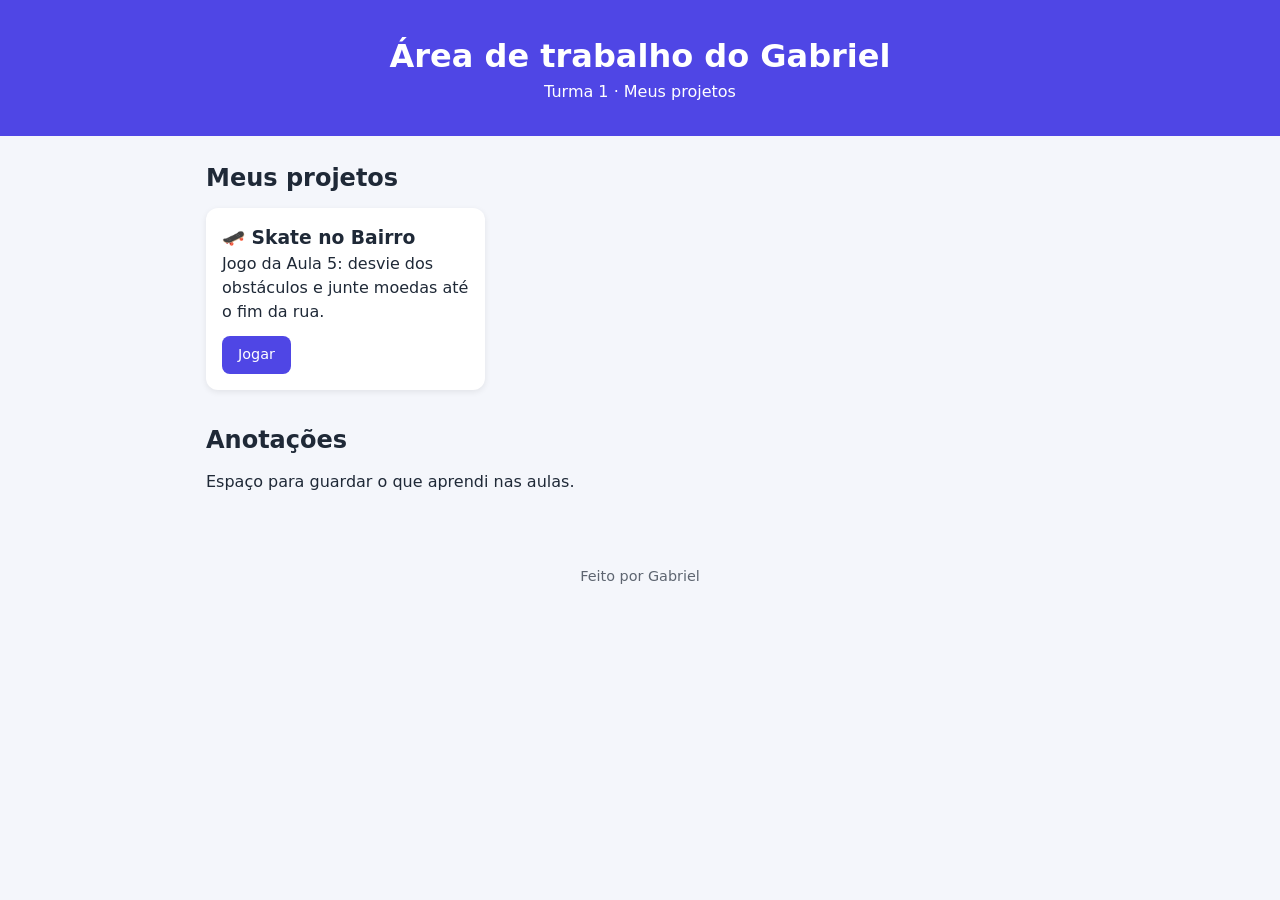
<file: index.html>
<!DOCTYPE html>
<html lang="pt-BR">
<head>
  <meta charset="UTF-8">
  <meta name="viewport" content="width=device-width, initial-scale=1.0">
  <title>Área de trabalho do Gabriel</title>
  <link rel="stylesheet" href="css/style.css">
</head>
<body>
  <header class="topo">
    <h1>Área de trabalho do Gabriel</h1>
    <p>Turma 1 · Meus projetos</p>
  </header>

  <main class="conteudo">
    <!-- Cada projeto novo vira um cartão aqui -->
    <section class="projetos">
      <h2>Meus projetos</h2>
      <ul class="lista">
        <li class="cartao">
          <h3>🛹 Skate no Bairro</h3>
          <p>Jogo da Aula 5: desvie dos obstáculos e junte moedas até o fim da rua.</p>
          <a class="botao" href="skate-no-bairro.html">Jogar</a>
        </li>
      </ul>
    </section>

    <section class="anotacoes">
      <h2>Anotações</h2>
      <p>Espaço para guardar o que aprendi nas aulas.</p>
    </section>
  </main>

  <footer class="rodape">
    <p>Feito por Gabriel</p>
  </footer>
</body>
</html>
</file>
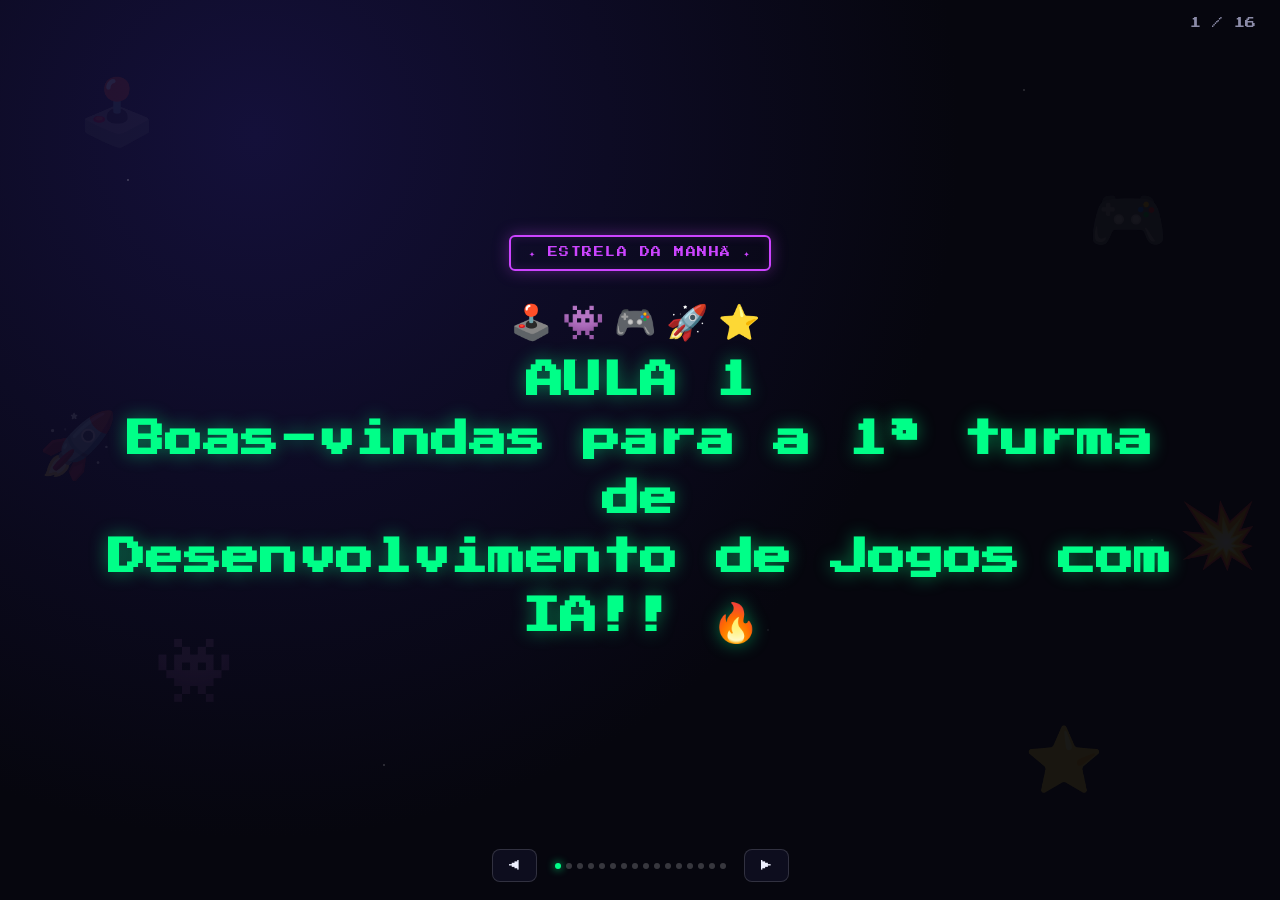
<file: aula1-dna-do-jogo.html>
<!DOCTYPE html>
<html lang="pt-BR">
<head>
<meta charset="UTF-8">
<meta name="viewport" content="width=device-width, initial-scale=1.0">
<title>Aula 1 — Estrela da Manhã</title>
<link rel="preconnect" href="https://fonts.googleapis.com">
<link href="https://fonts.googleapis.com/css2?family=Press+Start+2P&family=Orbitron:wght@700;900&family=Inter:wght@500;700;900&display=swap" rel="stylesheet">
<style>
  :root{
    --bg:#06060e;
    --card:#0d0d1e;
    --green:#00ff88;
    --purple:#cc44ff;
    --cyan:#00ddff;
    --yellow:#ffe033;
    --pink:#ff2288;
    --text:#eef0ff;
    --muted:#8b8ba8;
  }
  *{box-sizing:border-box;}
  html,body{height:100%;}
  body{
    margin:0;
    background:radial-gradient(circle at 20% 15%, #14103a 0%, var(--bg) 55%);
    color:var(--text);
    font-family:'Inter',sans-serif;
    overflow:hidden;
  }
  .stars{
    position:fixed; inset:0; z-index:0; pointer-events:none;
    background-image:
      radial-gradient(1.5px 1.5px at 10% 20%, #fff8, transparent),
      radial-gradient(1.5px 1.5px at 80% 10%, #fff6, transparent),
      radial-gradient(1px 1px at 60% 70%, #fff5, transparent),
      radial-gradient(1.5px 1.5px at 30% 85%, #fff7, transparent),
      radial-gradient(1px 1px at 90% 60%, #fff4, transparent),
      radial-gradient(1.5px 1.5px at 45% 40%, #fff6, transparent);
    background-size:100% 100%;
    opacity:0.6;
  }
  .emoji-bg{
    position:fixed; inset:0; z-index:0; pointer-events:none; overflow:hidden;
  }
  .emoji-bg span{
    position:absolute; opacity:.08; font-size:64px; filter:blur(.3px);
    animation:float 9s ease-in-out infinite;
  }
  @keyframes float{
    0%,100%{transform:translateY(0) rotate(0deg);}
    50%{transform:translateY(-22px) rotate(8deg);}
  }
  .deck{position:relative; z-index:1; height:100vh; width:100vw;}
  .slide{
    position:absolute; inset:0;
    display:none;
    flex-direction:column;
    align-items:center;
    justify-content:center;
    padding:5vh 7vw;
    text-align:center;
    animation:fadeIn .5s ease;
    overflow-y:auto;
  }
  .slide.active{display:flex;}
  .slide.top-align{justify-content:flex-start; padding-top:4vh;}
  @keyframes fadeIn{from{opacity:0; transform:translateY(14px);} to{opacity:1; transform:translateY(0);}}
  @keyframes pop{0%{transform:scale(.7); opacity:0;} 60%{transform:scale(1.08);} 100%{transform:scale(1); opacity:1;}}
  @keyframes wiggle{0%,100%{transform:rotate(-3deg);} 50%{transform:rotate(3deg);}}

  .eyebrow{
    font-family:'Press Start 2P', monospace;
    font-size:11px;
    letter-spacing:2px;
    color:var(--yellow);
    margin-bottom:22px;
    text-shadow:0 0 10px rgba(255,224,51,.5);
  }
  h1{
    font-family:'Press Start 2P', monospace;
    font-size:clamp(19px,3.4vw,38px);
    line-height:1.55;
    margin:0 0 18px;
    color:var(--green);
    text-shadow:0 0 18px rgba(0,255,136,.45);
  }
  h2{
    font-family:'Orbitron', sans-serif;
    font-weight:900;
    font-size:clamp(21px,2.9vw,34px);
    margin:0 0 22px;
    color:var(--cyan);
    text-shadow:0 0 14px rgba(0,221,255,.4);
  }
  p.lead{
    font-size:clamp(14.5px,1.55vw,19px);
    color:var(--text);
    max-width:820px;
    line-height:1.6;
    margin:0 auto 10px;
  }
  .muted{color:var(--muted);}
  .emojirow{font-size:34px; margin-bottom:10px; letter-spacing:10px;}

  .badge{
    font-family:'Press Start 2P', monospace;
    font-size:10px;
    color:var(--purple);
    border:2px solid var(--purple);
    padding:10px 18px;
    border-radius:6px;
    box-shadow:0 0 16px rgba(204,68,255,.35), inset 0 0 10px rgba(204,68,255,.15);
    margin-bottom:30px;
    letter-spacing:1.5px;
  }

  .grid3{
    display:grid;
    grid-template-columns:repeat(3,1fr);
    gap:20px;
    width:100%;
    max-width:1000px;
    margin-top:10px;
  }
  .grid2{
    display:grid;
    grid-template-columns:repeat(2,1fr);
    gap:20px;
    width:100%;
    max-width:760px;
    margin-top:10px;
  }
  .card{
    background:var(--card);
    border:1px solid rgba(255,255,255,.08);
    border-radius:14px;
    padding:24px 18px;
    text-align:left;
    transition:transform .15s ease, border-color .15s ease;
  }
  .card:hover{transform:translateY(-4px); border-color:var(--green);}
  .card .num{
    font-family:'Press Start 2P', monospace;
    font-size:20px;
    margin-bottom:10px;
    display:block;
  }
  .card h3{
    font-family:'Orbitron',sans-serif;
    font-size:17px;
    margin:0 0 8px;
    color:var(--green);
  }
  .card p{margin:0; font-size:13.5px; color:var(--muted); line-height:1.5;}

  .editnote{
    display:inline-block;
    margin-top:20px;
    font-size:12px;
    color:var(--pink);
    border:1px dashed rgba(255,34,136,.5);
    border-radius:8px;
    padding:8px 14px;
    background:rgba(255,34,136,.06);
  }

  .timeline{
    display:flex;
    gap:10px;
    width:100%;
    max-width:1150px;
    flex-wrap:wrap;
    justify-content:center;
    margin-top:8px;
  }
  .tl-item{
    background:var(--card);
    border:1px solid rgba(255,255,255,.08);
    border-radius:12px;
    padding:16px 12px;
    width:130px;
    text-align:center;
  }
  .tl-item.current{border-color:var(--green); box-shadow:0 0 18px rgba(0,255,136,.3);}
  .tl-item .n{font-family:'Press Start 2P',monospace; font-size:16px; color:var(--cyan);}
  .tl-item .t{font-family:'Orbitron',sans-serif; font-size:11.5px; color:var(--text); margin-top:8px; line-height:1.3;}
  .tl-item .icon{font-size:22px; margin-top:6px;}

  /* DNA diagram with hover examples */
  .dna-box{
    width:100%;
    max-width:800px;
    background:var(--card);
    border:2px solid var(--purple);
    border-radius:16px;
    box-shadow:0 0 30px rgba(204,68,255,.25);
    padding:22px 28px;
    text-align:left;
  }
  .dna-row{
    position:relative;
    display:flex;
    align-items:flex-start;
    gap:14px;
    padding:12px 4px;
    border-bottom:1px solid rgba(255,255,255,.07);
    border-radius:8px;
    cursor:pointer;
    transition:background .15s ease;
  }
  .dna-row:last-child{border-bottom:none;}
  .dna-row:hover{background:rgba(255,255,255,.04);}
  .dna-row .ico{font-size:28px; line-height:1;}
  .dna-row .lbl{font-family:'Orbitron',sans-serif; font-weight:900; font-size:15px; color:var(--yellow); margin-bottom:3px;}
  .dna-row .desc{font-size:13.5px; color:var(--muted);}
  .dna-example{
    position:absolute; right:0; top:50%; transform:translate(6px,-50%) scale(.9);
    background:#14102b; border:1px solid var(--cyan);
    border-radius:10px; padding:8px 14px;
    font-size:12px; color:var(--cyan);
    opacity:0; visibility:hidden; pointer-events:none;
    transition:all .18s ease;
    white-space:nowrap;
    box-shadow:0 0 16px rgba(0,221,255,.35);
    z-index:5;
  }
  .dna-example .em{font-size:22px; margin-bottom:4px; letter-spacing:4px;}
  .dna-row:hover .dna-example{opacity:1; visibility:visible; transform:translate(0,-50%) scale(1);}
  @media (max-width:820px){
    .dna-example{position:static; transform:none; opacity:1; visibility:visible; margin-top:6px; white-space:normal;}
  }

  .answer{
    width:100%; max-width:760px;
    background:linear-gradient(160deg, rgba(0,255,136,.08), rgba(13,13,30,.4));
    border:1px solid rgba(0,255,136,.35);
    border-radius:14px;
    padding:20px 26px;
    text-align:left;
    font-size:14.5px;
    line-height:1.9;
  }
  .answer b{color:var(--green);}

  /* Q&A stacked style (perguntas com resposta oculta) */
  .qa-block{width:100%; max-width:640px; margin-top:16px; text-align:left;}
  .qa-item{
    background:var(--card); border:1px solid rgba(255,255,255,.08);
    border-radius:12px; padding:14px 18px; margin-bottom:10px;
  }
  .qa-item .q{font-size:14.5px; margin-bottom:8px;}
  .qa-item .a-btn{
    font-family:'Orbitron',sans-serif; font-weight:700; font-size:11px;
    background:rgba(0,255,136,.1); border:1px solid var(--green); color:var(--green);
    padding:6px 12px; border-radius:8px; cursor:pointer;
  }
  .qa-item .a-btn:hover{background:rgba(0,255,136,.25);}
  .qa-item .a-text{display:none; font-size:13.5px; color:var(--yellow); margin-top:8px; animation:pop .3s ease;}
  .qa-item .a-text.shown{display:block;}

  .btnrow{display:flex; gap:16px; margin-top:28px; flex-wrap:wrap; justify-content:center;}
  .pill{
    font-family:'Orbitron',sans-serif; font-weight:700; font-size:13px;
    padding:10px 20px; border-radius:999px; border:1px solid rgba(255,255,255,.15);
    color:var(--text); background:rgba(255,255,255,.04);
  }
  .pill.green{border-color:var(--green); color:var(--green);}
  .pill.cyan{border-color:var(--cyan); color:var(--cyan);}
  .pill.pink{border-color:var(--pink); color:var(--pink);}

  .linkbtn{
    display:inline-flex; align-items:center; gap:8px;
    font-family:'Orbitron',sans-serif; font-weight:900; font-size:14px;
    text-decoration:none;
    background:linear-gradient(120deg, var(--purple), var(--pink));
    color:#fff; padding:14px 26px; border-radius:999px;
    box-shadow:0 0 22px rgba(204,68,255,.5);
    margin-top:22px;
    animation:wiggle 2.4s ease-in-out infinite;
  }
  .linkbtn:hover{filter:brightness(1.15);}
  .linkbtn.small{font-size:12px; padding:10px 18px;}

  .teams-wrap{
    display:flex; gap:16px; flex-wrap:wrap; justify-content:center;
    margin-top:26px; width:100%; max-width:700px;
  }
  .team-block{display:flex; flex-direction:column; align-items:center; gap:10px;}
  .team-btn{
    font-family:'Orbitron',sans-serif; font-weight:900; font-size:13px;
    background:var(--card); border:2px solid var(--pink); color:var(--pink);
    padding:12px 20px; border-radius:12px; cursor:pointer;
    box-shadow:0 0 12px rgba(255,34,136,.25);
    transition:all .15s ease;
  }
  .team-btn:hover{background:rgba(255,34,136,.12); transform:translateY(-2px);}
  .team-btn.open{background:var(--pink); color:#fff;}
  .team-list{
    display:none; flex-direction:column; gap:6px;
    background:var(--card); border:1px solid rgba(255,255,255,.1);
    border-radius:10px; padding:12px 20px; font-size:13.5px;
    animation:pop .25s ease;
  }
  .team-list.show{display:flex;}

  .warn-tag{
    display:inline-block; margin-top:22px;
    font-family:'Press Start 2P',monospace; font-size:12px;
    color:#fff; background:linear-gradient(120deg, var(--pink), #ff6b00);
    padding:14px 22px; border-radius:10px;
    box-shadow:0 0 24px rgba(255,34,136,.5);
    animation:wiggle 2s ease-in-out infinite;
  }

  .qlist{list-style:none; padding:0; margin:20px auto 0; max-width:640px; text-align:left;}
  .qlist li{
    background:var(--card); border:1px solid rgba(255,255,255,.08);
    border-radius:10px; padding:12px 16px; margin-bottom:10px;
    font-size:14.5px;
  }

  .nav{
    position:fixed; bottom:18px; left:0; right:0;
    display:flex; align-items:center; justify-content:center;
    gap:18px; z-index:5;
  }
  .navbtn{
    font-family:'Press Start 2P', monospace; font-size:11px;
    background:var(--card); border:1px solid rgba(255,255,255,.15); color:var(--text);
    padding:10px 16px; border-radius:8px; cursor:pointer; transition:all .15s ease;
  }
  .navbtn:hover{border-color:var(--green); color:var(--green); box-shadow:0 0 12px rgba(0,255,136,.35);}
  .dots{display:flex; gap:5px; flex-wrap:wrap; max-width:260px; justify-content:center;}
  .dot{width:6px; height:6px; border-radius:50%; background:rgba(255,255,255,.2);}
  .dot.on{background:var(--green); box-shadow:0 0 8px var(--green);}
  .counter{
    position:fixed; top:18px; right:24px;
    font-family:'Press Start 2P',monospace; font-size:11px; color:var(--muted); z-index:5;
  }

  .mascote-grid{
    display:grid; grid-template-columns:repeat(3,1fr); gap:18px;
    width:100%; max-width:700px;
  }
  .mascote-slot{
    aspect-ratio:1/1; background:var(--card);
    border:2px dashed rgba(0,221,255,.4); border-radius:14px;
    display:flex; flex-direction:column; align-items:center; justify-content:center;
    font-size:40px; gap:8px;
    cursor:pointer; position:relative; overflow:hidden;
    transition:border-color .15s ease;
  }
  .mascote-slot:hover{border-color:var(--cyan);}
  .mascote-slot.filled{border-style:solid; border-color:var(--green);}
  .mascote-slot .tname{font-family:'Orbitron',sans-serif; font-size:12px; color:var(--cyan); z-index:2;}
  .mascote-slot .placeholder-ico{z-index:2;}
  .mascote-slot .upload-hint{
    position:absolute; bottom:6px; font-size:9px; font-family:'Orbitron',sans-serif;
    color:var(--muted); z-index:2;
  }
  .mascote-slot img{
    position:absolute; inset:0; width:100%; height:100%; object-fit:cover;
    display:none; z-index:1;
  }
  .mascote-slot.filled img{display:block;}
  .mascote-slot.filled .placeholder-ico, .mascote-slot.filled .upload-hint{display:none;}
  .mascote-slot.filled .tname{
    position:absolute; bottom:6px; background:rgba(6,6,14,.75);
    padding:3px 10px; border-radius:8px;
  }
  .mascote-slot input[type="file"]{display:none;}

  .steps{
    width:100%; max-width:640px; margin-top:18px;
    display:flex; flex-direction:column; gap:8px; text-align:left;
  }
  .step{
    display:flex; align-items:center; gap:12px;
    background:var(--card); border:1px solid rgba(255,255,255,.08);
    border-radius:10px; padding:10px 16px; font-size:13.5px;
  }
  .style-grid{
    display:grid; grid-template-columns:repeat(4,1fr); gap:8px;
    width:100%; max-width:640px; margin:6px 0 2px;
  }
  .style-chip{
    font-family:'Inter',sans-serif; font-weight:700; font-size:11.5px;
    background:var(--card); border:1px solid rgba(255,255,255,.12); color:var(--text);
    padding:9px 6px; border-radius:10px; cursor:pointer; text-align:center;
    transition:all .15s ease;
  }
  .style-chip .sub{display:block; font-weight:500; font-size:10px; color:var(--muted); margin-top:2px;}
  .style-chip:hover{border-color:var(--cyan);}
  .style-chip.picked{background:linear-gradient(120deg, var(--purple), var(--pink)); border-color:transparent; box-shadow:0 0 14px rgba(204,68,255,.5);}
  .style-chip.picked .sub{color:#fff;}
  .style-chip .ico{display:block; font-size:18px; margin-bottom:3px;}
  .color-grid{
    display:grid; grid-template-columns:repeat(6,1fr); gap:8px;
    width:100%; max-width:640px; margin:6px 0 2px;
  }
  .color-chip{
    display:flex; flex-direction:column; align-items:center; gap:5px;
    cursor:pointer; padding:4px; border-radius:10px; border:2px solid transparent;
    transition:all .15s ease;
  }
  .color-chip:hover{border-color:rgba(255,255,255,.25);}
  .color-chip.picked{border-color:#fff; box-shadow:0 0 12px rgba(255,255,255,.4);}
  .color-chip .swatch{width:32px; height:32px; border-radius:8px; border:1px solid rgba(255,255,255,.25);}
  .color-chip .cname{font-family:'Inter',sans-serif; font-size:9.5px; color:var(--muted); text-align:center;}
  .color-chip.picked .cname{color:var(--text);}
  @media (max-width:760px){
    .style-grid{grid-template-columns:repeat(3,1fr);}
    .color-grid{grid-template-columns:repeat(4,1fr);}
  }
  .arrow{text-align:center; color:var(--muted); font-size:16px;}
  .step .snum{font-family:'Press Start 2P',monospace; font-size:12px; color:var(--yellow); flex-shrink:0;}

  @media (max-width:760px){
    .grid3{grid-template-columns:1fr;}
    .grid2{grid-template-columns:1fr;}
    .mascote-grid{grid-template-columns:repeat(3,1fr); gap:8px;}
  }
</style>
</head>
<body>
<div class="stars"></div>
<div class="emoji-bg">
  <span style="top:8%; left:6%; animation-delay:0s;">🕹️</span>
  <span style="top:70%; left:12%; animation-delay:1.5s;">👾</span>
  <span style="top:20%; left:85%; animation-delay:.7s;">🎮</span>
  <span style="top:80%; left:80%; animation-delay:2.2s;">⭐</span>
  <span style="top:45%; left:3%; animation-delay:1s;">🚀</span>
  <span style="top:55%; left:92%; animation-delay:1.8s;">💥</span>
</div>
<div class="counter"><span id="cnt">1</span> / <span id="tot">17</span></div>

<div class="deck" id="deck">

  <!-- 1 -->
  <section class="slide active">
    <div class="badge">✦ ESTRELA DA MANHÃ ✦</div>
    <div class="emojirow">🕹️👾🎮🚀⭐</div>
    <h1>AULA 1<br>Boas-vindas para a 1ª turma de<br>Desenvolvimento de Jogos com IA!! 🔥</h1>
  </section>

  <!-- 2 -->
  <section class="slide">
    <div class="eyebrow">POR QUE VOCÊS ESTÃO AQUI</div>
    <h2>Vocês vão criar jogos de verdade 🎮</h2>
    <p class="lead">Não tem prova, não tem nota. Cada time vai sair daqui com um jogo criado do zero <b style="color:var(--yellow)">e publicado em uma plataforma gamer mundial</b> 🌍✨</p>
    <div class="grid2">
      <div class="card"><span class="num">🎮</span><h3>Jogo do time</h3><p>Criado do zero, em grupo, publicado numa plataforma gamer mundial.</p></div>
      <div class="card"><span class="num">💼</span><h3>Portfólio pessoal</h3><p>Todos os projetos individuais que vocês fizerem no caminho.</p></div>
    </div>
    <p class="lead" style="margin-top:22px;">🔥 <b style="color:var(--pink)">Toda aula tem um desafio.</b> E em alguns... vai rolar até <b style="color:var(--yellow)">prêmio</b>! 🏆</p>
  </section>

  <!-- 3 - kit -->
  <section class="slide">
    <div class="eyebrow">O KIT</div>
    <h2>O que vocês vão receber hoje 🎁</h2>
    <div class="emojirow">📓✏️🖍️🧊🥤🎨</div>
    <p class="lead">Caderno, caneta, hidrocor, cubo mágico, copo e adesivos. Guardem tudo, vamos usar em várias aulas!</p>
  </section>

  <!-- 4 - cronograma -->
  <section class="slide">
    <div class="eyebrow">O CAMINHO</div>
    <h2>7 aulas, uma peça nova a cada uma 🧩</h2>
    <div class="timeline">
      <div class="tl-item current"><div class="n">01</div><div class="icon">🧬</div><div class="t">DNA do jogo</div></div>
      <div class="tl-item"><div class="n">02</div><div class="icon">🕹️</div><div class="t">Elemento principal</div></div>
      <div class="tl-item"><div class="n">03</div><div class="icon">⚡</div><div class="t">Controle</div></div>
      <div class="tl-item"><div class="n">04</div><div class="icon">🏆</div><div class="t">Objetivo</div></div>
      <div class="tl-item"><div class="n">05</div><div class="icon">💀</div><div class="t">Obstáculo</div></div>
      <div class="tl-item"><div class="n">06</div><div class="icon">🌍</div><div class="t">Mundo + Especial</div></div>
      <div class="tl-item"><div class="n">07</div><div class="icon">🚀</div><div class="t">Portfólio + Publicação</div></div>
    </div>
  </section>

  <!-- 5 - lideres -->
  <section class="slide">
    <div class="eyebrow">OS TIMES</div>
    <h2>Cada time tem um líder 👑</h2>
    <p class="lead">O líder não é o chefe — é quem ajuda o time a decidir e organiza o pedido que vai pro Claude. Todo mundo participa igual.</p>
    <p class="lead" style="margin-top:14px; color:var(--yellow); font-weight:700;">🎲 E VAMOS AGORA SORTEAR QUEM SERÁ O LÍDER DO SEU TIME! 🎲</p>
    <div class="teams-wrap">
      <div class="team-block">
        <button class="team-btn" onclick="toggleTeam(this)">👥 TIME 1</button>
        <div class="team-list">
          <div>Gabriel</div><div>Henrique</div><div>Emanuel</div><div>Gaby</div>
        </div>
      </div>
      <div class="team-block">
        <button class="team-btn" onclick="toggleTeam(this)">👥 TIME 2</button>
        <div class="team-list">
          <div>Nicolas</div><div>Carlos</div><div>David</div><div>Kauan</div>
        </div>
      </div>
      <div class="team-block">
        <button class="team-btn" onclick="toggleTeam(this)">👥 TIME 3</button>
        <div class="team-list">
          <div>Bernardo</div><div>Alana</div><div>Miguel Ramos</div><div>Gil</div>
        </div>
      </div>
    </div>
    <a class="linkbtn" href="https://sorteio-xi-ten.vercel.app/" target="_blank" rel="noopener">🎰 ABRIR SORTEIO</a>
  </section>

  <!-- 6 - premiacao -->
  <section class="slide">
    <div class="eyebrow">VALE A PENA CAPRICHAR</div>
    <h2>🏆 Premiação</h2>
    <div class="emojirow">🥇🥈🥉🎖️</div>
    <p class="lead">Toda aula vai ter um desafio. <b style="color:var(--yellow)">Alguns desafios</b> vão ter reconhecimento especial pra quem mandar bem 🏅. No Demo Day tem premiação geral pro melhor jogo — 🥇🥈🥉 e certificado pra todo mundo!</p>
  </section>

  <!-- 7 - faltas -->
  <section class="slide">
    <div class="eyebrow">COMBINADO</div>
    <h2>Sobre as aulas e faltas 📅</h2>
    <p class="lead">Vamos ter aula <b style="color:var(--cyan)">sábado sim, sábado não</b>, começando hoje, dia <b style="color:var(--green)">08/08</b>, e terminando no dia <b style="color:var(--green)">07/11</b>. Não prejudique seu time — cada aula constrói em cima da anterior! 🧩</p>
    <div class="warn-tag">⚠️ 2 FALTAS = SAÍDA DA TURMA ⚠️</div>
  </section>

  <!-- 8 - transicao -->
  <section class="slide">
    <div class="emojirow" style="font-size:48px;">🚀🔥🎮</div>
    <h1 style="color:var(--pink); text-shadow:0 0 18px rgba(255,34,136,.5);">Chega de conversa.<br>Bora começar!! 🔥</h1>
  </section>

  <!-- 9 - NOVO: dinamica da selecao -->
  <section class="slide">
    <div class="eyebrow">MEMÓRIAS 🧠✨</div>
    <div class="emojirow">🤯👀💭</div>
    <h2>Vocês se lembram da nossa dinâmica de seleção?? 🎭</h2>
    <p class="lead">Aquele momento em que vocês criaram os personagens... tá tudo registrado! 📸</p>
    <a class="linkbtn" href="https://jogos-ia.vercel.app/personagens-em-acao.html" target="_blank" rel="noopener">🔎 VEJA AQUI O RESULTADO</a>
  </section>

  <!-- 10 (era 9) - o que faz um jogo -->
  <section class="slide">
    <div class="eyebrow">VAMOS ANALISAR JUNTOS 🕵️‍♀️</div>
    <h2>O que faz esse jogo funcionar? 🐦</h2>
    <a class="linkbtn small" href="https://flappybird.io/" target="_blank" rel="noopener">▶️ ABRIR FLAPPY BIRD</a>
    <div class="qa-block">
      <div class="qa-item">
        <div class="q">🤔 O que esse jogo tem?</div>
        <button class="a-btn" onclick="revealQA(this)">🔓 Ver resposta</button>
        <div class="a-text">Um passarinho, canos verdes, pontuação e um céu de fundo.</div>
      </div>
      <div class="qa-item">
        <div class="q">⚡ O que faz ele funcionar?</div>
        <button class="a-btn" onclick="revealQA(this)">🔓 Ver resposta</button>
        <div class="a-text">Clique/espaço faz ele subir, a gravidade puxa pra baixo o tempo todo.</div>
      </div>
      <div class="qa-item">
        <div class="q">🎯 Qual é o objetivo dele?</div>
        <button class="a-btn" onclick="revealQA(this)">🔓 Ver resposta</button>
        <div class="a-text">Sobreviver o máximo de tempo possível / fazer a maior pontuação.</div>
      </div>
      <div class="qa-item">
        <div class="q">💀 O que mata o passarinho?</div>
        <button class="a-btn" onclick="revealQA(this)">🔓 Ver resposta</button>
        <div class="a-text">Bater nos canos verdes, no chão ou no teto.</div>
      </div>
      <div class="qa-item">
        <div class="q">✨ O que ele tem de diferente de outros jogos?</div>
        <button class="a-btn" onclick="revealQA(this)">🔓 Ver resposta</button>
        <div class="a-text">Dificuldade extrema com um visual bem simples e fofo.</div>
      </div>
    </div>
  </section>

  <!-- 11 - NOVO: segundo jogo pra analisar -->
  <section class="slide">
    <div class="eyebrow">MAIS UM PRA GENTE ANALISAR 🎮</div>
    <h2>Vamos destrinchar o Pac-Man! 👻🟡</h2>
    <a class="linkbtn small" href="https://freepacman.org/" target="_blank" rel="noopener">▶️ ABRIR PAC-MAN</a>
    <div class="qa-block">
      <div class="qa-item">
        <div class="q">🕹️ Qual é o elemento principal aqui?</div>
        <button class="a-btn" onclick="revealQA(this)">🔓 Ver resposta</button>
        <div class="a-text">O próprio Pac-Man, a bolinha amarela.</div>
      </div>
      <div class="qa-item">
        <div class="q">⚡ Como ele se controla — é igual ao Flappy Bird?</div>
        <button class="a-btn" onclick="revealQA(this)">🔓 Ver resposta</button>
        <div class="a-text">Com as setas do teclado, em 4 direções — diferente do Flappy, que só tem 1 botão.</div>
      </div>
      <div class="qa-item">
        <div class="q">🏆 Como o jogador GANHA nesse jogo?</div>
        <button class="a-btn" onclick="revealQA(this)">🔓 Ver resposta</button>
        <div class="a-text">Comendo todos os pontinhos do labirinto.</div>
      </div>
      <div class="qa-item">
        <div class="q">👻 Quem são os obstáculos/inimigos?</div>
        <button class="a-btn" onclick="revealQA(this)">🔓 Ver resposta</button>
        <div class="a-text">Os fantasmas.</div>
      </div>
      <div class="qa-item">
        <div class="q">🌍 Onde esse jogo acontece?</div>
        <button class="a-btn" onclick="revealQA(this)">🔓 Ver resposta</button>
        <div class="a-text">Dentro de um labirinto.</div>
      </div>
      <div class="qa-item">
        <div class="q">✨ O que tem de especial nesse jogo?</div>
        <button class="a-btn" onclick="revealQA(this)">🔓 Ver resposta</button>
        <div class="a-text">As pílulas de poder — comem elas e viram o jogo, podendo comer os fantasmas por um tempo.</div>
      </div>
    </div>
  </section>

  <!-- 12 - DNA do jogo com hover -->
  <section class="slide">
    <div class="eyebrow">TODO JOGO TEM ISSO</div>
    <h2>🧬 O DNA do Jogo</h2>
    <p class="lead muted" style="font-size:12.5px; margin-bottom:14px;">💡 passa o mouse em cada linha pra ver exemplos</p>
    <div class="dna-box">
      <div class="dna-row"><div class="ico">🕹️</div><div><div class="lbl">Elemento Principal</div><div class="desc">O que o jogador controla</div></div>
        <div class="dna-example"><div class="em">🐦🚀⚽🧊</div>passarinho, nave, bola, bloco...</div></div>
      <div class="dna-row"><div class="ico">⚡</div><div><div class="lbl">Controle</div><div class="desc">Como ele se move</div></div>
        <div class="dna-example"><div class="em">⌨️👆🖱️</div>tecla, toque, clique...</div></div>
      <div class="dna-row"><div class="ico">🏆</div><div><div class="lbl">Objetivo</div><div class="desc">Como o jogador GANHA</div></div>
        <div class="dna-example"><div class="em">🏁🎯💰</div>chegar lá, pontuar, coletar...</div></div>
      <div class="dna-row"><div class="ico">💀</div><div><div class="lbl">Obstáculo</div><div class="desc">O que mata ou atrapalha</div></div>
        <div class="dna-example"><div class="em">🌵🧱👻</div>cactos, paredes, fantasmas...</div></div>
      <div class="dna-row"><div class="ico">🌍</div><div><div class="lbl">Mundo</div><div class="desc">Onde tudo isso acontece</div></div>
        <div class="dna-example"><div class="em">🌌🏙️🌊</div>espaço, cidade, mar...</div></div>
      <div class="dna-row"><div class="ico">✨</div><div><div class="lbl">Algo Especial</div><div class="desc">O diferencial — o que ninguém mais tem</div></div>
        <div class="dna-example"><div class="em">🔥🦄💫</div>poder único, efeito raro...</div></div>
    </div>
  </section>

  <!-- 13 - trabalho em grupo -->
  <section class="slide">
    <div class="eyebrow">AGORA É COM VOCÊS</div>
    <h2>O DNA do jogo do SEU time 🎨</h2>
    <p class="lead">Peguem a bobina, o canetão, e desenhem GRANDE os 6 blocos abaixo. Discutam em voz alta — cada ideia vai pro papel, depois o time escolhe junto!</p>
    <div class="timeline" style="margin-top:8px;">
      <div class="tl-item"><div class="icon">🕹️</div><div class="t">Elemento</div></div>
      <div class="tl-item"><div class="icon">⚡</div><div class="t">Controle</div></div>
      <div class="tl-item"><div class="icon">🏆</div><div class="t">Objetivo</div></div>
      <div class="tl-item"><div class="icon">💀</div><div class="t">Obstáculo</div></div>
      <div class="tl-item"><div class="icon">🌍</div><div class="t">Mundo</div></div>
      <div class="tl-item"><div class="icon">✨</div><div class="t">Especial</div></div>
    </div>
    <p class="lead muted" style="margin-top:22px; font-size:13px;">🤔 Se travarem em algum bloco:</p>
    <div class="grid3">
      <div class="card" style="padding:14px 14px;"><p style="font-size:12.5px;">🕹️ "Se esse jogo fosse um bicho, uma máquina ou uma forma, o que seria?"</p></div>
      <div class="card" style="padding:14px 14px;"><p style="font-size:12.5px;">🏆 "O jogador ganha chegando em algum lugar, juntando pontos, ou sobrevivendo?"</p></div>
      <div class="card" style="padding:14px 14px;"><p style="font-size:12.5px;">✨ "O que vocês gostariam que tivesse num jogo que nenhum outro tem?"</p></div>
    </div>
  </section>

  <!-- 14 - mascotes / criar agora -->
  <section class="slide top-align">
    <div class="eyebrow">NOSSA CRIAÇÃO DE HOJE</div>
    <h2>Vamos criar nosso mascote??? 🐉✨</h2>
    <div class="mascote-grid">
      <label class="mascote-slot" for="upload-time1">
        <span class="placeholder-ico">🐲</span>
        <span class="tname">TIME 1</span>
        <span class="upload-hint">📷 clique pra subir</span>
        <img id="img-time1" alt="Mascote Time 1">
        <input type="file" id="upload-time1" accept="image/*" onchange="loadMascote(this,'time1')">
      </label>
      <label class="mascote-slot" for="upload-time2">
        <span class="placeholder-ico">🦊</span>
        <span class="tname">TIME 2</span>
        <span class="upload-hint">📷 clique pra subir</span>
        <img id="img-time2" alt="Mascote Time 2">
        <input type="file" id="upload-time2" accept="image/*" onchange="loadMascote(this,'time2')">
      </label>
      <label class="mascote-slot" for="upload-time3">
        <span class="placeholder-ico">🐧</span>
        <span class="tname">TIME 3</span>
        <span class="upload-hint">📷 clique pra subir</span>
        <img id="img-time3" alt="Mascote Time 3">
        <input type="file" id="upload-time3" accept="image/*" onchange="loadMascote(this,'time3')">
      </label>
    </div>
    <p class="lead" style="margin-top:20px; color:var(--yellow); font-weight:700;">✍️ Vamos começar a escrever na IA!</p>

    <div class="steps">
      <div class="step"><span class="snum">1️⃣</span> Personagem/criatura — escolham clicando abaixo:</div>
    </div>
    <div class="style-grid">
      <div class="style-chip" onclick="pickStyle(this)"><span class="ico">🐉</span>Dragão</div>
      <div class="style-chip" onclick="pickStyle(this)"><span class="ico">🦊</span>Raposa</div>
      <div class="style-chip" onclick="pickStyle(this)"><span class="ico">🤖</span>Robô</div>
      <div class="style-chip" onclick="pickStyle(this)"><span class="ico">🐱</span>Gato</div>
      <div class="style-chip" onclick="pickStyle(this)"><span class="ico">🐰</span>Coelho</div>
      <div class="style-chip" onclick="pickStyle(this)"><span class="ico">🐻</span>Urso</div>
      <div class="style-chip" onclick="pickStyle(this)"><span class="ico">🦈</span>Tubarão</div>
      <div class="style-chip" onclick="pickStyle(this)"><span class="ico">🦄</span>Unicórnio</div>
      <div class="style-chip" onclick="pickStyle(this)"><span class="ico">👻</span>Fantasma</div>
      <div class="style-chip" onclick="pickStyle(this)"><span class="ico">👽</span>Alien</div>
      <div class="style-chip" onclick="pickStyle(this)"><span class="ico">🦖</span>Dinossauro</div>
      <div class="style-chip" onclick="pickStyle(this)"><span class="ico">🐧</span>Pinguim</div>
    </div>

    <div class="steps" style="margin-top:16px;">
      <div class="arrow">⬇️</div>
      <div class="step"><span class="snum">2️⃣</span> Características físicas — escolham quantas quiserem:</div>
    </div>
    <div class="style-grid">
      <div class="style-chip" onclick="pickStyle(this)"><span class="ico">👀</span>Olhos grandes</div>
      <div class="style-chip" onclick="pickStyle(this)"><span class="ico">🦵</span>Pernas curtas</div>
      <div class="style-chip" onclick="pickStyle(this)"><span class="ico">💪</span>Braços longos</div>
      <div class="style-chip" onclick="pickStyle(this)"><span class="ico">😁</span>Boca sorridente</div>
      <div class="style-chip" onclick="pickStyle(this)"><span class="ico">👂</span>Orelhas grandes</div>
      <div class="style-chip" onclick="pickStyle(this)"><span class="ico">🦌</span>Chifres</div>
      <div class="style-chip" onclick="pickStyle(this)"><span class="ico">🪽</span>Asas</div>
      <div class="style-chip" onclick="pickStyle(this)"><span class="ico">〰️</span>Cauda longa</div>
      <div class="style-chip" onclick="pickStyle(this)"><span class="ico">⚫</span>Corpo redondo</div>
      <div class="style-chip" onclick="pickStyle(this)"><span class="ico">🔍</span>Tamanho pequeno</div>
      <div class="style-chip" onclick="pickStyle(this)"><span class="ico">🦷</span>Presas afiadas</div>
      <div class="style-chip" onclick="pickStyle(this)"><span class="ico">🎩</span>Usa acessório</div>
    </div>

    <div class="steps" style="margin-top:16px;">
      <div class="arrow">⬇️</div>
      <div class="step"><span class="snum">3️⃣</span> Estilo — escolham um clicando abaixo:</div>
    </div>
    <div class="style-grid">
      <div class="style-chip" onclick="pickStyle(this)">Cartoon<span class="sub">desenho animado</span></div>
      <div class="style-chip" onclick="pickStyle(this)">Pixel art<span class="sub">quadradinho retrô</span></div>
      <div class="style-chip" onclick="pickStyle(this)">3D<span class="sub">boneco tipo Pixar</span></div>
      <div class="style-chip" onclick="pickStyle(this)">Anime<span class="sub">mangá</span></div>
      <div class="style-chip" onclick="pickStyle(this)">Chibi<span class="sub">fofinho, cabeça grande</span></div>
      <div class="style-chip" onclick="pickStyle(this)">Realista<span class="sub">foto</span></div>
      <div class="style-chip" onclick="pickStyle(this)">Aquarela<span class="sub">pintura</span></div>
      <div class="style-chip" onclick="pickStyle(this)">Flat design<span class="sub">chapado, sem sombra</span></div>
      <div class="style-chip" onclick="pickStyle(this)">Neon/cyberpunk<span class="sub">brilhante no escuro</span></div>
      <div class="style-chip" onclick="pickStyle(this)">Massinha<span class="sub">argila</span></div>
      <div class="style-chip" onclick="pickStyle(this)">Origami<span class="sub">dobradura</span></div>
      <div class="style-chip" onclick="pickStyle(this)">Low poly<span class="sub">triângulos</span></div>
    </div>

    <div class="steps" style="margin-top:16px;">
      <div class="arrow">⬇️</div>
      <div class="step"><span class="snum">4️⃣</span> Cores principais do time — escolham 2:</div>
    </div>
    <div class="color-grid">
      <div class="color-chip" onclick="pickStyle(this)"><span class="swatch" style="background:#ff3b3b;"></span><span class="cname">Vermelho</span></div>
      <div class="color-chip" onclick="pickStyle(this)"><span class="swatch" style="background:#3b82f6;"></span><span class="cname">Azul</span></div>
      <div class="color-chip" onclick="pickStyle(this)"><span class="swatch" style="background:#22c55e;"></span><span class="cname">Verde</span></div>
      <div class="color-chip" onclick="pickStyle(this)"><span class="swatch" style="background:#ffe033;"></span><span class="cname">Amarelo</span></div>
      <div class="color-chip" onclick="pickStyle(this)"><span class="swatch" style="background:#a855f7;"></span><span class="cname">Roxo</span></div>
      <div class="color-chip" onclick="pickStyle(this)"><span class="swatch" style="background:#ff2288;"></span><span class="cname">Rosa</span></div>
      <div class="color-chip" onclick="pickStyle(this)"><span class="swatch" style="background:#fb923c;"></span><span class="cname">Laranja</span></div>
      <div class="color-chip" onclick="pickStyle(this)"><span class="swatch" style="background:#00ddff;"></span><span class="cname">Ciano</span></div>
      <div class="color-chip" onclick="pickStyle(this)"><span class="swatch" style="background:#1a1a1a; border-color:rgba(255,255,255,.4);"></span><span class="cname">Preto</span></div>
      <div class="color-chip" onclick="pickStyle(this)"><span class="swatch" style="background:#ffffff;"></span><span class="cname">Branco</span></div>
      <div class="color-chip" onclick="pickStyle(this)"><span class="swatch" style="background:#d4af37;"></span><span class="cname">Dourado</span></div>
      <div class="color-chip" onclick="pickStyle(this)"><span class="swatch" style="background:#c0c0c0;"></span><span class="cname">Prateado</span></div>
    </div>

    <div class="steps" style="margin-top:16px;">
      <div class="arrow">⬇️</div>
      <div class="step"><span class="snum">5️⃣</span> Fundo — transparente ou branco</div>
    </div>

    <div class="answer" style="margin-top:18px; font-size:13px;">
      <b>Prompt modelo:</b> "Mascote de jogo eletrônico para o time [nome do time]. Personagem: um(a) [personagem], com [características físicas escolhidas]. Estilo artístico: [estilo]. Cores principais: [cor 1] e [cor 2]. Corpo inteiro, de frente, pose amigável e simétrica. Fundo branco liso, sem sombra, sem textura, sem texto e sem marca d'água. Uma imagem só, com um único personagem."
    </div>
  </section>

  <!-- 15 - wow moment -->
  <section class="slide">
    <div class="eyebrow">DEMONSTRAÇÃO AO VIVO</div>
    <h2>⚡ O WOW moment</h2>
    <div class="emojirow">🤯💻🎮</div>
    <p class="lead">Escrevemos em português no Claude. A IA fez o código. Colamos no CodePen. Apareceu na tela.</p>
    <div class="btnrow">
      <div class="pill green">claude.ai</div>
      <div class="pill cyan">→</div>
      <div class="pill pink">codepen.io</div>
    </div>
    <p class="lead muted" style="margin-top:26px;">Na próxima aula é isso que vocês vão fazer — com o ELEMENTO que vocês acabaram de desenhar 🕹️</p>
  </section>

  <!-- 16 - fechamento -->
  <section class="slide">
    <div class="eyebrow">PRÓXIMA AULA</div>
    <h2>🕹️ Elemento Principal</h2>
    <p class="lead">Na Aula 2 a gente pega só UM pedaço do DNA de vocês e coloca ele na tela, com código de verdade. O jogo de vocês começa a existir! 🚀</p>
    <div class="answer" style="margin-top:22px;">
      <b>Desafio de hoje:</b> sozinho, desenhe o DNA PERFEITO do jogo do seu time — capricha nos 6 blocos, com desenho e explicação ao lado de cada um. Traz na próxima aula 📓✏️
    </div>
  </section>

</div>

<div class="nav">
  <button class="navbtn" onclick="go(-1)">◀</button>
  <div class="dots" id="dots"></div>
  <button class="navbtn" onclick="go(1)">▶</button>
</div>

<script>
  const slides = document.querySelectorAll('.slide');
  const dotsWrap = document.getElementById('dots');
  const cnt = document.getElementById('cnt');
  document.getElementById('tot').textContent = slides.length;
  let i = 0;
  slides.forEach((_, idx) => {
    const d = document.createElement('div');
    d.className = 'dot' + (idx === 0 ? ' on' : '');
    dotsWrap.appendChild(d);
  });
  const dots = document.querySelectorAll('.dot');

  function render(){
    slides.forEach((s, idx) => s.classList.toggle('active', idx === i));
    dots.forEach((d, idx) => d.classList.toggle('on', idx === i));
    cnt.textContent = i + 1;
  }
  function go(dir){
    i = Math.min(Math.max(i + dir, 0), slides.length - 1);
    render();
  }
  document.addEventListener('keydown', (e) => {
    if(e.key === 'ArrowRight' || e.key === ' ') go(1);
    if(e.key === 'ArrowLeft') go(-1);
  });
  function loadMascote(input, teamId){
    const file = input.files[0];
    if(!file) return;
    const reader = new FileReader();
    reader.onload = function(e){
      const img = document.getElementById('img-' + teamId);
      img.src = e.target.result;
      img.closest('.mascote-slot').classList.add('filled');
    };
    reader.readAsDataURL(file);
  }
  function pickStyle(chip){
    chip.classList.toggle('picked');
  }
  function toggleTeam(btn){
    const list = btn.nextElementSibling;
    const isOpen = list.classList.toggle('show');
    btn.classList.toggle('open', isOpen);
  }
  function revealQA(btn){
    const txt = btn.nextElementSibling;
    const isShown = txt.classList.toggle('shown');
    btn.textContent = isShown ? '🔒 Esconder resposta' : '🔓 Ver resposta';
  }
  render();
</script>
</body>
</html>
</file>
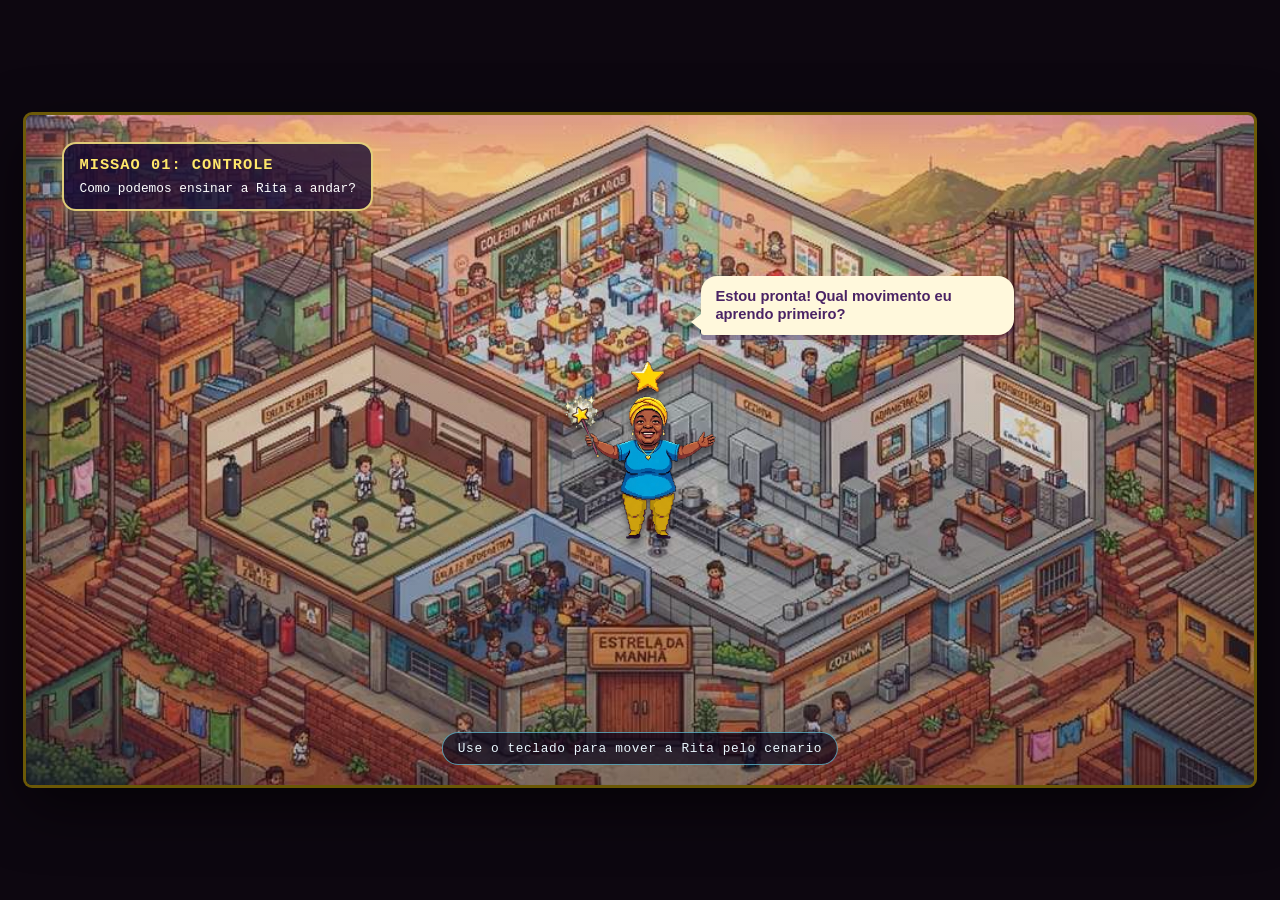
<file: aula3-estrela-da-manha-cenario.html>
<!DOCTYPE html>
<html lang="pt-BR">
<head>
<meta charset="UTF-8">
<title>Estrela da Manha - Cenario da Rita</title>
<style>
  :root{ color-scheme: dark; }
  html,body{
    margin:0; padding:0; height:100%;
    background:#0d0710;
    display:flex; align-items:center; justify-content:center;
    font-family:'Courier New', monospace;
  }

  /* ==========================================================
     PALCO DO JOGO
     Mantem a proporcao exata do fundo (1408 x 768) pra nunca
     cortar a cena, ficando responsivo em qualquer tela.
     ========================================================== */
  #cena-wrap{
    width: 100%;
    display:flex; align-items:center; justify-content:center;
  }

  #palco{
    position: relative;
    width: min(96vw, 1408px);
    aspect-ratio: 1408 / 768;
    overflow: hidden;
    border-radius: 6px;
    box-shadow: 0 0 0 3px #ffd70066, 0 20px 60px rgba(0,0,0,.6);
  }

  #fundo{
    position:absolute; inset:0;
    width:100%; height:100%;
    object-fit: cover;
    display:block;
  }

  /* ==========================================================
     PERSONAGEM PRINCIPAL - RITA
     Parada, estatica, no meio da tela.

     A TURMA vai controlar essa imagem por codigo (JS puro):
       const ritinha = document.getElementById('ritinha');
       ritinha.style.left = '...';   // ou
       ritinha.style.transform = 'translate(...)';
     Nao ha nenhum controle (teclado/botao) pronto de proposito -
     essa parte e a atividade da turma.
     ========================================================== */
  #ritinha{
    position:absolute;
    left: 50%;
    top: 50%;
    height: 27%;
    width: auto;
    transform: translate(-50%, -50%);
    filter: drop-shadow(0 6px 3px rgba(0,0,0,.4));
    z-index: 5;
  }

  /* Camada extra: so escurece um pouco o fundo pra dar contraste ao texto. */
  #palco::before{
    content:""; position:absolute; inset:0; z-index:2; pointer-events:none;
    background:linear-gradient(180deg,rgba(48,12,88,.05),rgba(5,2,22,.26));
  }
  .painel-missao{position:absolute; left:3%; top:4%; z-index:8; max-width:31%; padding:12px 15px; border:2px solid rgba(255,235,133,.85); border-radius:14px; background:rgba(19,7,47,.78); color:#fff; box-shadow:0 0 20px rgba(255,211,74,.35); pointer-events:none;}
  .painel-missao b{display:block; color:#ffe86a; font-size:clamp(10px,1.2vw,17px); letter-spacing:1px; margin-bottom:5px;}
  .painel-missao span{font-size:clamp(8px,1vw,14px);line-height:1.35;}
  .fala-rita{position:absolute; left:55%; top:24%; z-index:7; width:min(27%,285px); padding:11px 14px; border-radius:16px 16px 16px 3px; background:#fff8dc; color:#4a2364; font-family:Arial,sans-serif; font-weight:800; font-size:clamp(9px,1.15vw,16px); line-height:1.25; box-shadow:0 5px 0 rgba(49,17,68,.35); animation:balanco 2.6s ease-in-out infinite; pointer-events:none;}
  .fala-rita::after{content:"";position:absolute;left:-10px;bottom:5px;border-width:8px 10px 8px 0;border-style:solid;border-color:transparent #fff8dc transparent transparent;}
  @keyframes balanco{50%{transform:translateY(-5px) rotate(-1deg)}}
  .legenda-cena{position:absolute; bottom:3%; left:50%; transform:translateX(-50%); z-index:9; padding:8px 15px; border-radius:999px; background:rgba(9,3,25,.7); color:#eaf8ff; border:1px solid rgba(120,234,255,.6); font-size:clamp(8px,1vw,14px); letter-spacing:.6px; white-space:nowrap; pointer-events:none;}
  @media (max-width:600px){.painel-missao{max-width:43%;padding:7px 9px}.fala-rita{top:18%;left:56%;width:32%;padding:7px 9px}.legenda-cena{bottom:2%;padding:5px 8px}}
</style>
</head>
<body>

<div id="cena-wrap">
  <div id="palco">
    <img id="fundo" src="[data-uri]">
    <img id="ritinha" src="[data-uri]">
    <div class="painel-missao"><b>MISSAO 01: CONTROLE</b><span>Como podemos ensinar a Rita a andar?</span></div>
    <div class="fala-rita">Estou pronta! Qual movimento eu aprendo primeiro?</div>
    <div class="legenda-cena">Use o teclado para mover a Rita pelo cenario</div>
  </div>
</div>

<script>
/* ============================================================
   BASE PRONTA PARA A ATIVIDADE DE CONTROLE DA TURMA
   ------------------------------------------------------------
   O cenario (fundo + Rita, parada no centro) ja esta pronto.
   Falta so o codigo que move a #ritinha pela cena - e essa
   e a parte que a turma vai construir na atividade.

   Dicas de ponto de partida (nao implementado aqui):
     - guardar a posicao atual da Rita em variaveis (x, y)
     - escutar teclado (keydown/keyup) ou toque
     - a cada frame, atualizar ritinha.style.left / .top
     - cuidar dos limites do palco pra ela nao sair da cena
   ============================================================ */
const ritinha = document.getElementById('ritinha');
const palco = document.getElementById('palco');
</script>

</body>
</html>
</file>
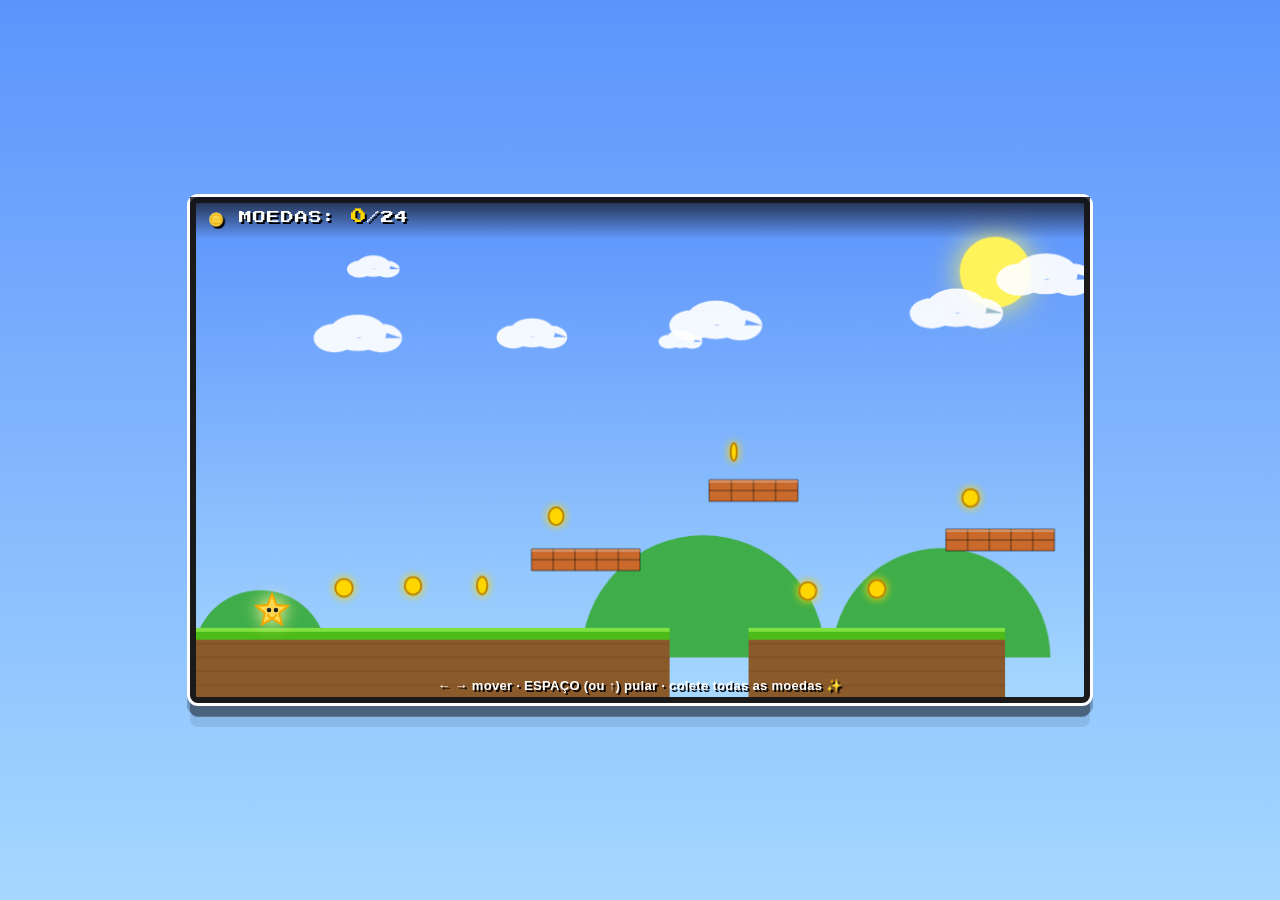
<file: aula4-jogo-modelo-estrela-run.html>
<!DOCTYPE html>
<html lang="pt-BR">
<head>
<meta charset="UTF-8">
<meta name="viewport" content="width=device-width, initial-scale=1.0">
<title>🌟 Estrela Run — Jogo Modelo</title>
<link rel="preconnect" href="https://fonts.googleapis.com">
<link href="https://fonts.googleapis.com/css2?family=Press+Start+2P&display=swap" rel="stylesheet">
<style>
  * { margin:0; padding:0; box-sizing:border-box; }
  :root {
    --sky-top:#5c94fc; --sky-bottom:#a6d8ff;
    --grass:#4cbb17; --grass-light:#7ee13f; --dirt:#8b5a2b;
    --brick:#c96a2c; --coin:#ffd700; --coin-dark:#b8860b;
    --mario-red:#e52521; --mario-red-dark:#8f1414;
    --ink:#1a1a1a;
  }
  html,body {
    width:100%; height:100%;
    background: linear-gradient(180deg, var(--sky-top), var(--sky-bottom));
    display:flex; align-items:center; justify-content:center;
    font-family: 'Press Start 2P', monospace;
    overflow:hidden;
  }
  #wrap {
    position:relative;
    width:900px; max-width:96vw;
    filter: drop-shadow(0 10px 0 rgba(0,0,0,.25));
  }
  #hud {
    position:absolute; top:0; left:0; right:0;
    display:flex; justify-content:space-between; align-items:center;
    padding:12px 18px;
    background:linear-gradient(180deg, rgba(20,20,30,.85), rgba(20,20,30,0));
    z-index:5; pointer-events:none;
    font-size:13px; letter-spacing:1px;
  }
  #hud .stat { color:#fff; text-shadow:2px 2px 0 #000; }
  #hud .stat b { color:var(--coin); font-size:15px; }
  canvas {
    display:block; width:100%; height:auto;
    background:#5c94fc;
    border:6px solid var(--ink);
    border-radius:8px;
    box-shadow: 0 0 0 3px #fff, 0 14px 0 rgba(0,0,0,.35);
  }
  #hint {
    position:absolute; bottom:10px; left:0; right:0;
    text-align:center; color:#fff; font-size:13px; letter-spacing:.3px;
    font-family:-apple-system, Segoe UI, Arial, sans-serif; font-weight:bold;
    text-shadow:2px 2px 0 #000;
    pointer-events:none; z-index:5;
  }
  #overlay {
    position:absolute; inset:0; display:none;
    align-items:center; justify-content:center; flex-direction:column; gap:16px;
    background:rgba(10,10,20,.82); border-radius:8px; z-index:10;
    text-align:center; padding:20px;
  }
  #overlay.show { display:flex; }
  #overlay h2 {
    font-size:22px; color:var(--coin); text-shadow:3px 3px 0 #000;
    letter-spacing:2px;
  }
  #overlay p { color:#fff; font-size:12px; max-width:480px; line-height:2; text-shadow:2px 2px 0 #000; }
  #overlay button {
    margin-top:6px; padding:14px 26px; font-size:12px; font-family:'Press Start 2P', monospace;
    background:var(--mario-red); color:#fff;
    border:3px solid var(--ink); border-radius:6px; cursor:pointer; letter-spacing:1px;
    box-shadow:0 5px 0 var(--mario-red-dark);
  }
  #overlay button:active { box-shadow:0 2px 0 var(--mario-red-dark); transform:translateY(3px); }
</style>
</head>
<body>

<div id="wrap">
  <div id="hud">
    <div class="stat">🪙 MOEDAS: <b id="coinVal">0</b>/<span id="coinTotal">0</span></div>
  </div>

  <canvas id="game" width="900" height="500"></canvas>

  <div id="hint">← → mover · ESPAÇO (ou ↑) pular · colete todas as moedas ✨</div>

  <div id="overlay">
    <h2 id="overlayTitle">🌟 VOCÊ VENCEU!</h2>
    <p id="overlayText">Você coletou todas as moedas da fase!</p>
    <button onclick="restart()">🔄 JOGAR DE NOVO</button>
  </div>
</div>

<script>
/* =========================================================
   ESTRELA RUN — jogo modelo (plataforma, estilo Mario BR)
   Base ainda VAZIA de propósito: personagem, plataformas e
   moedas já funcionam, mas ainda não tem pontuação, combo,
   estrela dourada, modo fúria, vitória especial ou controle
   por toque — isso é o que a turma vai construir nas Missões
   do Objetivo, uma de cada vez, em cima deste arquivo.
   ========================================================= */

const canvas = document.getElementById('game');
const ctx = canvas.getContext('2d');
const W = canvas.width, H = canvas.height;

// ---------- Mundo ----------
const LEVEL_WIDTH = 2600;
const GRAVITY = 0.62;
const GROUND_Y = 430;

let cameraX = 0;
let frame = 0;
let gameOver = false;

// ---------- Jogador (a Estrela) ----------
const player = {
  x: 60, y: 300, w: 34, h: 34,
  vx: 0, vy: 0,
  speed: 4.6, jumpForce: -13.5,
  onGround: false,
  spawnX: 60, spawnY: 300,
  facing: 1
};

// ---------- Plataformas (chão + blocos flutuantes) ----------
// x, y, w, h — y é o TOPO da plataforma. type define o desenho.
const platforms = [
  { x: 0,    y: GROUND_Y, w: 480,  h: 70, type:'ground' },
  { x: 560,  y: GROUND_Y, w: 260,  h: 70, type:'ground' },
  { x: 900,  y: GROUND_Y, w: 340,  h: 70, type:'ground' },
  { x: 1340, y: GROUND_Y, w: 200,  h: 70, type:'ground' },
  { x: 1640, y: GROUND_Y, w: 420,  h: 70, type:'ground' },
  { x: 2160, y: GROUND_Y, w: 440,  h: 70, type:'ground' },

  // blocos flutuantes (desafio de pulo)
  { x: 340,  y: 350, w: 110, h: 22, type:'block' },
  { x: 520,  y: 280, w: 90,  h: 22, type:'block' },
  { x: 760,  y: 330, w: 110, h: 22, type:'block' },
  { x: 1000, y: 250, w: 90,  h: 22, type:'block' },
  { x: 1180, y: 320, w: 110, h: 22, type:'block' },
  { x: 1420, y: 260, w: 90,  h: 22, type:'block' },
  { x: 1560, y: 200, w: 90,  h: 22, type:'block' },
  { x: 1780, y: 320, w: 110, h: 22, type:'block' },
  { x: 1960, y: 250, w: 90,  h: 22, type:'block' },
  { x: 2240, y: 330, w: 110, h: 22, type:'block' },
  { x: 2400, y: 250, w: 90,  h: 22, type:'block' },
];

// ---------- Moedas ----------
let coins = [];
function buildCoins() {
  coins = [
    {x:150,y:390},{x:220,y:390},{x:290,y:390},
    {x:365,y:320},{x:545,y:250},
    {x:620,y:390},{x:690,y:390},
    {x:785,y:300},{x:940,y:390},{x:1025,y:220},
    {x:1120,y:390},{x:1205,y:290},
    {x:1360,y:390},{x:1445,y:230},{x:1585,y:170},
    {x:1700,y:390},{x:1805,y:290},
    {x:1900,y:390},{x:1985,y:220},{x:2080,y:390},
    {x:2200,y:390},{x:2265,y:300},{x:2425,y:220},{x:2500,y:390},
  ].map(c => ({...c, r:9, collected:false}));
}
buildCoins();

// ---------- Bandeira final (decoração de chegada) ----------
const flag = { x: LEVEL_WIDTH-120, y: GROUND_Y };

// ---------- Cenário (colinas e nuvens) ----------
const hills = Array.from({length:16}, () => ({
  x: Math.random()*LEVEL_WIDTH*1.1, r: 60+Math.random()*70
}));
const clouds = Array.from({length:18}, () => ({
  x: Math.random()*LEVEL_WIDTH*1.1, y: 40+Math.random()*100, s: 0.6+Math.random()*0.9
}));

// ---------- Estado ----------
let coinCount = 0;

document.getElementById('coinTotal').textContent = coins.length;

// ---------- Input ----------
const keys = {};
window.addEventListener('keydown', e => {
  keys[e.code] = true;
  if (['ArrowUp','Space','ArrowLeft','ArrowRight'].includes(e.code)) e.preventDefault();
});
window.addEventListener('keyup', e => { keys[e.code] = false; });

function tryJump() {
  if (player.onGround) {
    player.vy = player.jumpForce;
    player.onGround = false;
  }
}

// ---------- Loop principal ----------
function update() {
  if (gameOver) return;
  frame++;

  // movimento horizontal
  if (keys['ArrowLeft'])  { player.vx = -player.speed; player.facing = -1; }
  else if (keys['ArrowRight']) { player.vx = player.speed; player.facing = 1; }
  else player.vx *= 0.75;

  if (keys['Space'] || keys['ArrowUp']) tryJump();

  // gravidade
  player.vy += GRAVITY;
  if (player.vy > 16) player.vy = 16;

  player.x += player.vx;
  player.y += player.vy;

  // limites do mundo
  if (player.x < 10) player.x = 10;
  if (player.x > LEVEL_WIDTH - player.w - 10) player.x = LEVEL_WIDTH - player.w - 10;

  // colisão com plataformas (só por cima, caindo)
  player.onGround = false;
  for (const p of platforms) {
    const withinX = player.x + player.w > p.x && player.x < p.x + p.w;
    const wasAbove = (player.y + player.h - player.vy) <= p.y + 1;
    if (withinX && player.vy >= 0 && wasAbove &&
        player.y + player.h >= p.y && player.y + player.h <= p.y + p.h + player.vy + 1) {
      player.y = p.y - player.h;
      player.vy = 0;
      player.onGround = true;
    }
  }

  // caiu no vazio -> volta pro checkpoint mais próximo
  if (player.y > H + 60) {
    player.x = player.spawnX;
    player.y = player.spawnY;
    player.vx = 0; player.vy = 0;
  }

  // atualiza checkpoint (última plataforma sólida pisada, no chão)
  if (player.onGround && player.y + player.h >= GROUND_Y) {
    player.spawnX = player.x;
    player.spawnY = player.y - 4;
  }

  // moedas
  for (const c of coins) {
    if (c.collected) continue;
    const dx = (player.x+player.w/2) - c.x, dy = (player.y+player.h/2) - c.y;
    if (Math.sqrt(dx*dx+dy*dy) < c.r + 20) {
      c.collected = true;
      coinCount++;
      updateHUD();
      if (coinCount === coins.length) winGame();
    }
  }

  // câmera segue o jogador
  cameraX = Math.max(0, Math.min(player.x - W/2, LEVEL_WIDTH - W));
}

function updateHUD() {
  document.getElementById('coinVal').textContent = coinCount;
}

function winGame() {
  gameOver = true;
  document.getElementById('overlayTitle').textContent = '🌟 VOCÊ VENCEU!';
  document.getElementById('overlayText').textContent =
    `Você coletou todas as ${coins.length} moedas da fase!`;
  document.getElementById('overlay').classList.add('show');
}

function restart() {
  player.x = player.spawnX = 60;
  player.y = player.spawnY = 300;
  player.vx = 0; player.vy = 0;
  coinCount = 0;
  gameOver = false;
  buildCoins();
  document.getElementById('overlay').classList.remove('show');
  updateHUD();
}

// ---------- Desenho ----------
function drawCloud(x, y, s) {
  ctx.beginPath();
  ctx.ellipse(x, y, 22*s, 14*s, 0, 0, Math.PI*2);
  ctx.ellipse(x-18*s, y+4*s, 16*s, 11*s, 0, 0, Math.PI*2);
  ctx.ellipse(x+18*s, y+4*s, 16*s, 11*s, 0, 0, Math.PI*2);
  ctx.fill();
}

function drawBackground() {
  const g = ctx.createLinearGradient(0,0,0,H);
  g.addColorStop(0,'#5c94fc');
  g.addColorStop(1,'#a6d8ff');
  ctx.fillStyle = g;
  ctx.fillRect(0,0,W,H);

  // sol
  ctx.save();
  ctx.fillStyle = '#fff35c';
  ctx.shadowColor = '#fff35c'; ctx.shadowBlur = 30;
  ctx.beginPath(); ctx.arc(W-90, 70, 36, 0, Math.PI*2); ctx.fill();
  ctx.restore();

  // colinas (parallax lento)
  ctx.fillStyle = '#3fae4a';
  for (const h of hills) {
    const hx = h.x - cameraX*0.25;
    if (hx+h.r < 0 || hx-h.r > W) continue;
    ctx.beginPath();
    ctx.arc(hx, GROUND_Y+30, h.r, Math.PI, 0);
    ctx.fill();
  }

  // nuvens (parallax médio)
  ctx.fillStyle = 'rgba(255,255,255,.92)';
  for (const c of clouds) {
    const cx = c.x - cameraX*0.5;
    if (cx+60 < 0 || cx-60 > W) continue;
    drawCloud(cx, c.y, c.s);
  }
}

function drawPlatform(p) {
  const x = p.x - cameraX;
  if (x+p.w < 0 || x > W) return;
  ctx.save();

  if (p.type === 'ground') {
    ctx.fillStyle = '#8b5a2b';
    ctx.fillRect(x, p.y, p.w, p.h);
    ctx.strokeStyle = 'rgba(0,0,0,.15)';
    ctx.lineWidth = 1;
    for (let yy = p.y+16; yy < p.y+p.h; yy += 14) {
      ctx.beginPath(); ctx.moveTo(x, yy); ctx.lineTo(x+p.w, yy); ctx.stroke();
    }
    ctx.fillStyle = '#4cbb17';
    ctx.fillRect(x, p.y, p.w, 12);
    ctx.fillStyle = '#7ee13f';
    ctx.fillRect(x, p.y, p.w, 4);
  } else {
    ctx.fillStyle = '#c96a2c';
    ctx.fillRect(x, p.y, p.w, p.h);
    ctx.strokeStyle = 'rgba(0,0,0,.35)';
    ctx.lineWidth = 1.5;
    const rows = Math.max(1, Math.round(p.h/11));
    for (let r=0; r<=rows; r++) {
      const yy = p.y + r*(p.h/rows);
      ctx.beginPath(); ctx.moveTo(x, yy); ctx.lineTo(x+p.w, yy); ctx.stroke();
    }
    const cols = Math.max(1, Math.round(p.w/22));
    for (let c=0; c<=cols; c++) {
      const xx = x + c*(p.w/cols);
      ctx.beginPath(); ctx.moveTo(xx, p.y); ctx.lineTo(xx, p.y+p.h); ctx.stroke();
    }
    ctx.fillStyle = 'rgba(255,255,255,.25)';
    ctx.fillRect(x, p.y, p.w, 3);
  }
  ctx.restore();
}

function drawCoin(c) {
  if (c.collected) return;
  const x = c.x - cameraX;
  if (x < -20 || x > W+20) return;
  const bob = Math.sin(frame*0.1 + c.x) * 3;
  const spin = Math.abs(Math.sin(frame*0.05 + c.x*0.1));
  const rx = c.r * (0.35 + spin*0.65);
  ctx.save();
  ctx.translate(x, c.y+bob);
  ctx.shadowColor = '#ffd700'; ctx.shadowBlur = 8;
  ctx.fillStyle = '#ffd700';
  ctx.strokeStyle = '#b8860b';
  ctx.lineWidth = 2;
  ctx.beginPath();
  ctx.ellipse(0, 0, rx, c.r, 0, 0, Math.PI*2);
  ctx.fill(); ctx.stroke();
  ctx.restore();
}

function drawStarShape(cx, cy, r, rot) {
  ctx.beginPath();
  for (let i=0;i<10;i++) {
    const ang = rot + i*Math.PI/5;
    const rad = i%2===0 ? r : r*0.45;
    const px = cx + Math.cos(ang)*rad;
    const py = cy + Math.sin(ang)*rad;
    if (i===0) ctx.moveTo(px,py); else ctx.lineTo(px,py);
  }
  ctx.closePath();
}

function drawFlag() {
  const x = flag.x - cameraX;
  if (x < -60 || x > W+60) return;
  ctx.save();
  // mastro
  ctx.fillStyle = '#e5e5e5';
  ctx.fillRect(x-3, flag.y-140, 6, 140);
  ctx.fillStyle = '#ffd700';
  ctx.beginPath(); ctx.arc(x, flag.y-140, 8, 0, Math.PI*2); ctx.fill();
  // bandeira balançando
  const wave = Math.sin(frame*0.08) * 6;
  ctx.fillStyle = '#e52521';
  ctx.beginPath();
  ctx.moveTo(x+3, flag.y-125);
  ctx.lineTo(x+38+wave, flag.y-112);
  ctx.lineTo(x+3, flag.y-99);
  ctx.closePath();
  ctx.fill();
  ctx.restore();
}

function drawPlayer() {
  const cx = player.x - cameraX + player.w/2;
  const cy = player.y + player.h/2;
  ctx.save();
  ctx.shadowColor = '#fff59d';
  ctx.shadowBlur = 16;
  ctx.fillStyle = '#ffd23f';
  ctx.strokeStyle = '#f2a900';
  ctx.lineWidth = 2;
  drawStarShape(cx, cy, player.w/2, -Math.PI/2);
  ctx.fill();
  ctx.stroke();
  // rostinho
  ctx.shadowBlur = 0;
  ctx.fillStyle = '#1a1a1a';
  const fx = player.facing;
  ctx.beginPath();
  ctx.arc(cx + 4*fx, cy - 1, 2.3, 0, Math.PI*2);
  ctx.arc(cx - 3*fx, cy - 1, 2.3, 0, Math.PI*2);
  ctx.fill();
  ctx.beginPath();
  ctx.arc(cx, cy+3, 4, 0, Math.PI, false);
  ctx.stroke();
  ctx.restore();
}

function draw() {
  drawBackground();
  for (const p of platforms) drawPlatform(p);
  drawFlag();
  for (const c of coins) drawCoin(c);
  drawPlayer();
}

function loop() {
  update();
  draw();
  requestAnimationFrame(loop);
}

updateHUD();
loop();
</script>
</body>
</html>
</file>
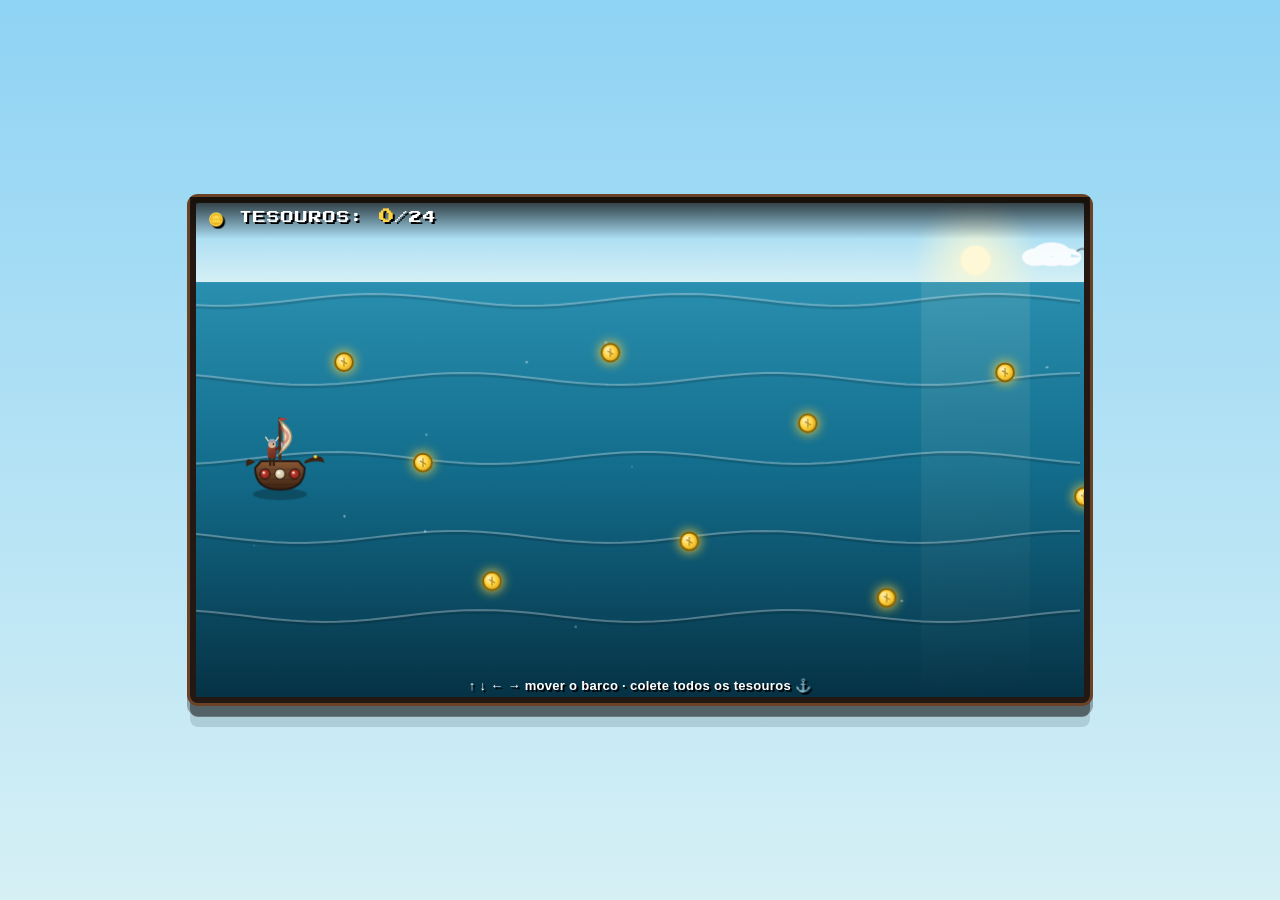
<file: aula4-jogo-modelo-viking-mar.html>
<!DOCTYPE html>
<html lang="pt-BR">
<head>
<meta charset="UTF-8">
<meta name="viewport" content="width=device-width, initial-scale=1.0">
<title>⚔️ Viking Mar Afora — Jogo Modelo (Desafio 4)</title>
<link rel="preconnect" href="https://fonts.googleapis.com">
<link href="https://fonts.googleapis.com/css2?family=Press+Start+2P&display=swap" rel="stylesheet">
<style>
  * { margin:0; padding:0; box-sizing:border-box; }
  :root {
    --sky:#8fd3f4; --sky-low:#d6f0f5;
    --sea-top:#2a8fb0; --sea-bottom:#063245;
    --wood:#6b4226; --wood-dark:#4a2c1a;
    --sail:#f0e6cc; --gold:#ffd23f; --gold-dark:#b8860b;
    --viking-red:#c0392b; --viking-red-dark:#7a1f16;
    --ink:#241812;
  }
  html,body {
    width:100%; height:100%;
    background: linear-gradient(180deg, var(--sky), var(--sky-low));
    display:flex; align-items:center; justify-content:center;
    font-family: 'Press Start 2P', monospace;
    overflow:hidden;
  }
  #wrap {
    position:relative;
    width:900px; max-width:96vw;
    filter: drop-shadow(0 10px 0 rgba(0,0,0,.3));
  }
  #hud {
    position:absolute; top:0; left:0; right:0;
    display:flex; justify-content:space-between; align-items:center;
    padding:12px 18px;
    background:linear-gradient(180deg, rgba(20,15,10,.85), rgba(20,15,10,0));
    z-index:5; pointer-events:none;
    font-size:13px; letter-spacing:1px;
  }
  #hud .stat { color:#fff; text-shadow:2px 2px 0 #000; }
  #hud .stat b { color:var(--gold); font-size:15px; }
  canvas {
    display:block; width:100%; height:auto;
    background:#0a3d52;
    border:6px solid var(--ink);
    border-radius:8px;
    box-shadow: 0 0 0 3px var(--wood), 0 14px 0 rgba(0,0,0,.4);
  }
  #hint {
    position:absolute; bottom:10px; left:0; right:0;
    text-align:center; color:#fff; font-size:13px; letter-spacing:.3px;
    font-family:-apple-system, Segoe UI, Arial, sans-serif; font-weight:bold;
    text-shadow:2px 2px 0 #000;
    pointer-events:none; z-index:5;
  }
  #overlay {
    position:absolute; inset:0; display:none;
    align-items:center; justify-content:center; flex-direction:column; gap:16px;
    background:rgba(10,15,20,.85); border-radius:8px; z-index:10;
    text-align:center; padding:20px;
  }
  #overlay.show { display:flex; }
  #overlay h2 {
    font-size:22px; color:var(--gold); text-shadow:3px 3px 0 #000;
    letter-spacing:2px;
  }
  #overlay p { color:#fff; font-size:12px; max-width:480px; line-height:2; text-shadow:2px 2px 0 #000; }
  #overlay button {
    margin-top:6px; padding:14px 26px; font-size:12px; font-family:'Press Start 2P', monospace;
    background:var(--viking-red); color:#fff;
    border:3px solid var(--ink); border-radius:6px; cursor:pointer; letter-spacing:1px;
    box-shadow:0 5px 0 var(--viking-red-dark);
  }
  #overlay button:active { box-shadow:0 2px 0 var(--viking-red-dark); transform:translateY(3px); }
</style>
</head>
<body>

<div id="wrap">
  <div id="hud">
    <div class="stat">🪙 TESOUROS: <b id="goldVal">0</b>/<span id="goldTotal">0</span></div>
  </div>

  <canvas id="game" width="900" height="500"></canvas>

  <div id="hint">↑ ↓ ← → mover o barco · colete todos os tesouros ⚓</div>

  <div id="overlay">
    <h2 id="overlayTitle">⚔️ VOCÊ VENCEU!</h2>
    <p id="overlayText">Você recolheu todos os tesouros vikings!</p>
    <button onclick="restart()">🔄 JOGAR DE NOVO</button>
  </div>
</div>

<script>
/* =========================================================
   VIKING MAR AFORA — jogo modelo do Desafio 4 (barco livre
   pelo mar, SEM pulo e SEM plataforma — de propósito, pra
   sentir diferente do jogo-modelo de plataforma). Base ainda
   VAZIA: barco, controle e objetivo já funcionam (Elemento
   Principal + Controle + Objetivo, das aulas 2/3/4), mas
   ainda não tem obstáculo, cenário com identidade (aqui é
   sempre o mesmo dia claro) nem poder especial — isso é o
   Desafio 4, pra turma construir em cima deste arquivo,
   cada um na sua própria cópia.
   ========================================================= */

const canvas = document.getElementById('game');
const ctx = canvas.getContext('2d');
const W = canvas.width, H = canvas.height;

// ---------- Mundo ----------
const LEVEL_WIDTH = 2600;
const SEA_TOP = 70;
const SEA_BOTTOM = 460;

let cameraX = 0;
let frame = 0;
let gameOver = false;

// ---------- Jogador (o Barco Viking) ----------
const player = {
  x: 60, y: 260, w: 50, h: 30,
  vx: 0, vy: 0,
  speed: 4.2,
  facing: 1
};

// ---------- Tesouros (moedas de ouro) ----------
let treasures = [];
function buildTreasures() {
  treasures = [
    {x:150,y:160},{x:230,y:260},{x:300,y:380},
    {x:420,y:150},{x:500,y:340},
    {x:620,y:220},{x:700,y:400},
    {x:820,y:170},{x:900,y:300},{x:990,y:410},
    {x:1100,y:150},{x:1190,y:280},
    {x:1320,y:380},{x:1420,y:200},{x:1520,y:130},
    {x:1650,y:320},{x:1750,y:420},
    {x:1880,y:160},{x:1980,y:280},{x:2080,y:380},
    {x:2200,y:150},{x:2300,y:300},{x:2420,y:200},{x:2520,y:360},
  ].map(t => ({...t, r:9, collected:false}));
}
buildTreasures();

// ---------- Vila viking final (decoração de chegada) ----------
const village = { x: LEVEL_WIDTH-160 };

// ---------- Cenário decorativo (ainda neutro — sempre o mesmo dia claro) ----------
const waveLines = Array.from({length:5}, (_, i) => ({
  y: SEA_TOP + 30 + i*80, speed: 0.4 + i*0.15, offset: Math.random()*Math.PI*2
}));
const sparkles = Array.from({length:50}, () => ({
  x: Math.random()*LEVEL_WIDTH, y: SEA_TOP + 15 + Math.random()*(SEA_BOTTOM-SEA_TOP-15), ph: Math.random()*Math.PI*2
}));
const clouds = Array.from({length:7}, () => ({
  x: Math.random()*LEVEL_WIDTH*1.1, y: 18+Math.random()*38, s: 0.7+Math.random()*0.8, drift: 0.12+Math.random()*0.14
}));
const gulls = Array.from({length:5}, () => ({
  x: Math.random()*LEVEL_WIDTH*1.1, y: 28+Math.random()*46, s: 0.7+Math.random()*0.5, ph: Math.random()*Math.PI*2, speed: 0.3+Math.random()*0.3
}));
let splashes = [];

// ---------- Estado ----------
let goldCount = 0;

document.getElementById('goldTotal').textContent = treasures.length;

// ---------- Input ----------
const keys = {};
window.addEventListener('keydown', e => {
  keys[e.code] = true;
  if (['ArrowUp','ArrowDown','ArrowLeft','ArrowRight'].includes(e.code)) e.preventDefault();
});
window.addEventListener('keyup', e => { keys[e.code] = false; });

// ---------- Loop principal ----------
function update() {
  if (gameOver) return;
  frame++;

  // movimento livre (sem gravidade, sem pulo)
  if (keys['ArrowLeft'])  { player.vx = -player.speed; player.facing = -1; }
  else if (keys['ArrowRight']) { player.vx = player.speed; player.facing = 1; }
  else player.vx *= 0.8;

  if (keys['ArrowUp'])  player.vy = -player.speed;
  else if (keys['ArrowDown']) player.vy = player.speed;
  else player.vy *= 0.8;

  player.x += player.vx;
  player.y += player.vy;

  // limites do mundo (mar tem começo/fim e uma faixa de profundidade)
  if (player.x < 10) player.x = 10;
  if (player.x > LEVEL_WIDTH - player.w - 10) player.x = LEVEL_WIDTH - player.w - 10;
  if (player.y < SEA_TOP) player.y = SEA_TOP;
  if (player.y > SEA_BOTTOM - player.h) player.y = SEA_BOTTOM - player.h;

  // rastro de espuma atrás do barco enquanto ele se move
  if ((Math.abs(player.vx) > 0.5 || Math.abs(player.vy) > 0.5) && frame % 3 === 0) {
    splashes.push({
      x: player.x + player.w/2 - player.facing*player.w*0.55,
      y: player.y + player.h*0.85,
      vx: -player.vx*0.25 + (Math.random()-0.5)*1.2,
      vy: (Math.random()-0.5)*1.2 - 0.3,
      life: 1, r: 2.5+Math.random()*2.5
    });
  }
  splashes.forEach(s => { s.x += s.vx; s.y += s.vy; s.life -= 0.035; });
  splashes = splashes.filter(s => s.life > 0);

  // tesouros
  for (const t of treasures) {
    if (t.collected) continue;
    const dx = (player.x+player.w/2) - t.x, dy = (player.y+player.h/2) - t.y;
    if (Math.sqrt(dx*dx+dy*dy) < t.r + 22) {
      t.collected = true;
      goldCount++;
      updateHUD();
      if (goldCount === treasures.length) winGame();
    }
  }

  // câmera segue o barco
  cameraX = Math.max(0, Math.min(player.x - W/2, LEVEL_WIDTH - W));
}

function updateHUD() {
  document.getElementById('goldVal').textContent = goldCount;
}

function winGame() {
  gameOver = true;
  document.getElementById('overlayTitle').textContent = '⚔️ VOCÊ VENCEU!';
  document.getElementById('overlayText').textContent =
    `Você recolheu todos os ${treasures.length} tesouros vikings!`;
  document.getElementById('overlay').classList.add('show');
}

function restart() {
  player.x = 60; player.y = 260;
  player.vx = 0; player.vy = 0;
  goldCount = 0;
  gameOver = false;
  splashes = [];
  buildTreasures();
  document.getElementById('overlay').classList.remove('show');
  updateHUD();
}

// ---------- Desenho ----------
function drawCloud(x, y, s) {
  ctx.beginPath();
  ctx.ellipse(x, y, 20*s, 12*s, 0, 0, Math.PI*2);
  ctx.ellipse(x-16*s, y+3*s, 14*s, 9*s, 0, 0, Math.PI*2);
  ctx.ellipse(x+16*s, y+3*s, 14*s, 9*s, 0, 0, Math.PI*2);
  ctx.fill();
}

function drawGull(x, y, s, flap) {
  ctx.beginPath();
  ctx.moveTo(x-8*s, y+flap*s);
  ctx.quadraticCurveTo(x-3*s, y-4*s, x, y);
  ctx.quadraticCurveTo(x+3*s, y-4*s, x+8*s, y+flap*s);
  ctx.stroke();
}

function drawBackground() {
  const skyH = SEA_TOP + 10;

  // ceu
  const gSky = ctx.createLinearGradient(0,0,0,skyH);
  gSky.addColorStop(0,'#8fd3f4');
  gSky.addColorStop(1,'#d6f0f5');
  ctx.fillStyle = gSky;
  ctx.fillRect(0,0,W,skyH);

  // sol com brilho suave (fixo na tela, dá profundidade sem competir com o resto)
  const sunX = W-110, sunY = 58;
  ctx.save();
  const sunGlow = ctx.createRadialGradient(sunX,sunY,4,sunX,sunY,64);
  sunGlow.addColorStop(0,'rgba(255,250,210,.85)');
  sunGlow.addColorStop(1,'rgba(255,250,210,0)');
  ctx.fillStyle = sunGlow;
  ctx.fillRect(sunX-64,sunY-64,128,128);
  ctx.fillStyle = '#fff8d6';
  ctx.beginPath(); ctx.arc(sunX,sunY,15,0,Math.PI*2); ctx.fill();
  ctx.restore();

  // nuvens (parallax + deriva propria = animação constante)
  ctx.fillStyle = 'rgba(255,255,255,.88)';
  for (const c of clouds) {
    c.x += c.drift;
    if (c.x - cameraX*0.2 > LEVEL_WIDTH*1.15) c.x = -100;
    const cx = c.x - cameraX*0.2;
    if (cx+60 < 0 || cx-60 > W) continue;
    drawCloud(cx, c.y, c.s);
  }

  // gaivotas voando
  ctx.strokeStyle = 'rgba(50,55,65,.65)';
  ctx.lineWidth = 1.6;
  for (const g of gulls) {
    g.x += g.speed;
    if (g.x - cameraX*0.3 > LEVEL_WIDTH*1.15) g.x = -50;
    const gx = g.x - cameraX*0.3;
    if (gx < -20 || gx > W+20) continue;
    const flap = Math.sin(frame*0.15 + g.ph) * 4;
    drawGull(gx, g.y, g.s, flap);
  }

  // mar (gradiente com mais profundidade)
  const gSea = ctx.createLinearGradient(0,skyH,0,H);
  gSea.addColorStop(0,'#2a8fb0');
  gSea.addColorStop(0.45,'#136d8c');
  gSea.addColorStop(1,'#063245');
  ctx.fillStyle = gSea;
  ctx.fillRect(0,skyH,W,H-skyH);

  // brilho do sol refletido na agua
  ctx.save();
  ctx.globalAlpha = .1;
  const glareG = ctx.createLinearGradient(sunX-45,skyH,sunX+45,H);
  glareG.addColorStop(0,'#fff8d6');
  glareG.addColorStop(1,'rgba(255,248,214,0)');
  ctx.fillStyle = glareG;
  ctx.fillRect(sunX-55,skyH,110,H-skyH);
  ctx.restore();

  // brilhos/sparkles na superficie
  for (const sp of sparkles) {
    const sx = sp.x - cameraX;
    if (sx < -5 || sx > W+5) continue;
    const tw = 0.5 + 0.5*Math.sin(frame*0.07 + sp.ph);
    ctx.globalAlpha = tw * 0.45;
    ctx.fillStyle = '#eaffff';
    ctx.beginPath(); ctx.arc(sx, sp.y, 1.3, 0, Math.PI*2); ctx.fill();
  }
  ctx.globalAlpha = 1;

  // ondas em camadas, com crista clara + sombra (efeito de volume)
  for (const wl of waveLines) {
    ctx.beginPath();
    for (let px = 0; px <= W; px += 16) {
      const worldX = px + cameraX;
      const wy = wl.y + Math.sin(worldX*0.02 + frame*0.02*wl.speed + wl.offset) * 6;
      if (px === 0) ctx.moveTo(px, wy); else ctx.lineTo(px, wy);
    }
    ctx.strokeStyle = 'rgba(0,0,0,.14)';
    ctx.lineWidth = 3;
    ctx.stroke();
    ctx.beginPath();
    for (let px = 0; px <= W; px += 16) {
      const worldX = px + cameraX;
      const wy = wl.y - 2 + Math.sin(worldX*0.02 + frame*0.02*wl.speed + wl.offset) * 6;
      if (px === 0) ctx.moveTo(px, wy); else ctx.lineTo(px, wy);
    }
    ctx.strokeStyle = 'rgba(255,255,255,.3)';
    ctx.lineWidth = 2;
    ctx.stroke();
  }
}

function drawSplashes() {
  for (const s of splashes) {
    const x = s.x - cameraX;
    if (x < -10 || x > W+10) continue;
    ctx.save();
    ctx.globalAlpha = Math.max(0, s.life) * 0.6;
    ctx.fillStyle = '#eafcff';
    ctx.beginPath();
    ctx.arc(x, s.y, s.r, 0, Math.PI*2);
    ctx.fill();
    ctx.restore();
  }
}

function drawTreasure(t) {
  if (t.collected) return;
  const x = t.x - cameraX;
  if (x < -20 || x > W+20) return;
  const bob = Math.sin(frame*0.1 + t.x) * 3;
  const shine = ((frame*1.5 + t.x*3) % 240) / 240;
  ctx.save();
  ctx.translate(x, t.y+bob);
  ctx.shadowColor = '#ffd23f'; ctx.shadowBlur = 12;
  const coinG = ctx.createRadialGradient(-3,-3,1, 0,0, t.r+2);
  coinG.addColorStop(0,'#fff6c8');
  coinG.addColorStop(0.5,'#ffd23f');
  coinG.addColorStop(1,'#b8860b');
  ctx.fillStyle = coinG;
  ctx.strokeStyle = '#8a6300';
  ctx.lineWidth = 2;
  ctx.beginPath();
  ctx.arc(0, 0, t.r, 0, Math.PI*2);
  ctx.fill(); ctx.stroke();
  ctx.shadowBlur = 0;
  ctx.strokeStyle = 'rgba(138,99,0,.7)';
  ctx.lineWidth = 1.2;
  ctx.beginPath();
  ctx.moveTo(0,-t.r*0.5); ctx.lineTo(0,t.r*0.5);
  ctx.moveTo(-t.r*0.35,-t.r*0.2); ctx.lineTo(t.r*0.35,t.r*0.2);
  ctx.stroke();
  // brilho passando (sparkle sweep)
  ctx.save();
  ctx.clip();
  ctx.globalAlpha = .55;
  ctx.fillStyle = '#fff';
  const sx = -t.r*2 + shine*t.r*4;
  ctx.beginPath();
  ctx.ellipse(sx, 0, 2.4, t.r*1.1, 0.5, 0, Math.PI*2);
  ctx.fill();
  ctx.restore();
  ctx.restore();
}

function drawVillage() {
  const x = village.x - cameraX;
  if (x < -100 || x > W+100) return;
  ctx.save();
  // brilho quente por tras da vila
  const glow = ctx.createRadialGradient(x,SEA_TOP-10,4,x,SEA_TOP-10,70);
  glow.addColorStop(0,'rgba(255,200,120,.35)');
  glow.addColorStop(1,'rgba(255,200,120,0)');
  ctx.fillStyle = glow;
  ctx.fillRect(x-80,SEA_TOP-80,160,120);

  for (let i=0;i<3;i++) {
    const hx = x + i*42 - 42;
    const hh = i===1 ? 30 : 24;
    const houseG = ctx.createLinearGradient(hx-14,SEA_TOP-hh,hx+14,SEA_TOP);
    houseG.addColorStop(0,'#7a5030');
    houseG.addColorStop(1,'#4a2c1a');
    ctx.fillStyle = houseG;
    ctx.fillRect(hx-13, SEA_TOP-hh, 26, hh);
    ctx.fillStyle = '#2e1c10';
    ctx.beginPath();
    ctx.moveTo(hx-17, SEA_TOP-hh+2);
    ctx.lineTo(hx, SEA_TOP-hh-18);
    ctx.lineTo(hx+17, SEA_TOP-hh+2);
    ctx.closePath();
    ctx.fill();
    // janela iluminada
    ctx.fillStyle = 'rgba(255,214,120,.9)';
    ctx.fillRect(hx-3, SEA_TOP-hh+8, 6, 6);
  }

  // doca simples entrando na agua
  ctx.fillStyle = '#4a2c1a';
  ctx.fillRect(x-30, SEA_TOP+2, 60, 4);
  ctx.restore();
}

function drawPlayer() {
  const x = player.x - cameraX;
  const y = player.y;
  const w = player.w, h = player.h;
  const bob = Math.sin(frame*0.12) * 2.5;
  const tilt = Math.max(-0.12, Math.min(0.12, player.vy * 0.02));
  const dir = player.facing;

  ctx.save();
  ctx.translate(x+w/2, y+h/2+bob);
  ctx.rotate(tilt);
  ctx.translate(-(x+w/2), -(y+h/2));

  // sombra na agua (da volume/3D ao barco)
  ctx.save();
  ctx.globalAlpha = .25;
  ctx.fillStyle = '#000';
  ctx.beginPath();
  ctx.ellipse(x+w/2, y+h+7, w*0.55, 6, 0, 0, Math.PI*2);
  ctx.fill();
  ctx.restore();

  // casco com gradiente (da forma/volume)
  const hullG = ctx.createLinearGradient(x, y+h*0.1, x, y+h*1.05);
  hullG.addColorStop(0, '#8a5a35');
  hullG.addColorStop(1, '#3f2413');
  ctx.fillStyle = hullG;
  ctx.strokeStyle = '#241812';
  ctx.lineWidth = 2;
  ctx.beginPath();
  ctx.moveTo(x, y+h*0.35);
  ctx.quadraticCurveTo(x, y+h*1.08, x+w*0.5, y+h*1.08);
  ctx.quadraticCurveTo(x+w, y+h*1.08, x+w, y+h*0.35);
  ctx.lineTo(x+w*0.88, y+h*0.12);
  ctx.lineTo(x+w*0.12, y+h*0.12);
  ctx.closePath();
  ctx.fill(); ctx.stroke();

  // pranchas do casco
  ctx.strokeStyle = 'rgba(0,0,0,.18)';
  ctx.lineWidth = 1;
  for (let py = y+h*0.4; py < y+h*1.02; py += 5) {
    ctx.beginPath(); ctx.moveTo(x+3, py); ctx.lineTo(x+w-3, py); ctx.stroke();
  }

  // escudos redondos na amurada
  const shieldColors = ['#c0392b','#e8dcc0','#c0392b'];
  for (let i=0;i<3;i++) {
    const sxp = x + w*0.2 + i*w*0.3;
    const shieldG = ctx.createRadialGradient(sxp-1.5,y+h*0.55-1.5,0.5, sxp,y+h*0.55,5.5);
    shieldG.addColorStop(0,'#fff');
    shieldG.addColorStop(0.25, shieldColors[i]);
    shieldG.addColorStop(1, i===1 ? '#c9bb98' : '#7a1f16');
    ctx.fillStyle = shieldG;
    ctx.beginPath();
    ctx.arc(sxp, y+h*0.55, 5.2, 0, Math.PI*2);
    ctx.fill();
    ctx.strokeStyle = '#241812'; ctx.lineWidth = 1;
    ctx.stroke();
  }

  // cabeca de dragao na proa
  const proaX = dir > 0 ? x+w : x;
  ctx.fillStyle = '#3a2313';
  ctx.beginPath();
  ctx.moveTo(proaX, y+h*0.12);
  ctx.quadraticCurveTo(proaX+18*dir, y-7, proaX+20*dir, y+5);
  ctx.quadraticCurveTo(proaX+11*dir, y+h*0.05, proaX, y+h*0.2);
  ctx.closePath();
  ctx.fill();
  ctx.fillStyle = '#ffd23f';
  ctx.beginPath(); ctx.arc(proaX+11*dir, y-1, 1.7, 0, Math.PI*2); ctx.fill();

  // popa curva
  const popaX = dir > 0 ? x : x+w;
  ctx.fillStyle = '#3a2313';
  ctx.beginPath();
  ctx.moveTo(popaX, y+h*0.15);
  ctx.quadraticCurveTo(popaX-11*dir, y-3, popaX-9*dir, y+9);
  ctx.closePath();
  ctx.fill();

  // mastro
  const mastX = x + w*0.5;
  ctx.strokeStyle = '#4a2c1a';
  ctx.lineWidth = 3;
  ctx.beginPath();
  ctx.moveTo(mastX, y+h*0.12); ctx.lineTo(mastX, y-h*1.35);
  ctx.stroke();

  // vela balançando com o vento (animação continua)
  const windFlutter = Math.sin(frame*0.07) * 6;
  const sailG = ctx.createLinearGradient(mastX, y-h*1.28, mastX+22*dir, y-h*0.1);
  sailG.addColorStop(0, '#fff8ea');
  sailG.addColorStop(1, '#d8c9a3');
  ctx.fillStyle = sailG;
  ctx.strokeStyle = '#a8916a';
  ctx.lineWidth = 1.5;
  ctx.beginPath();
  ctx.moveTo(mastX, y-h*1.25);
  ctx.quadraticCurveTo(mastX + (20+windFlutter)*dir, y-h*0.7, mastX, y-h*0.15);
  ctx.quadraticCurveTo(mastX + 8*dir, y-h*0.68, mastX, y-h*1.25);
  ctx.closePath();
  ctx.fill(); ctx.stroke();
  ctx.strokeStyle = 'rgba(192,57,43,.45)';
  ctx.lineWidth = 3;
  ctx.beginPath();
  ctx.moveTo(mastX, y-h*1.02);
  ctx.quadraticCurveTo(mastX + (14+windFlutter*0.6)*dir, y-h*0.7, mastX, y-h*0.4);
  ctx.stroke();

  // flamula no topo (balança independente, mais rapido que a vela)
  const flagFlutter = Math.sin(frame*0.15) * 4;
  ctx.fillStyle = '#c0392b';
  ctx.beginPath();
  ctx.moveTo(mastX, y-h*1.35);
  ctx.lineTo(mastX+(12+flagFlutter)*dir, y-h*1.3);
  ctx.lineTo(mastX, y-h*1.23);
  ctx.closePath();
  ctx.fill();

  // vikingzinho em pe no conves
  const vBob = Math.sin(frame*0.12 + 1) * 1.4;
  const vx = x + w*0.5 - dir*w*0.16, vy = y + h*0.12 + vBob;
  ctx.fillStyle = '#3a2313';
  ctx.fillRect(vx-3, vy-2, 2.4, 8);
  ctx.fillRect(vx+0.6, vy-2, 2.4, 8);
  const tunicG = ctx.createLinearGradient(vx-5, vy-14, vx+5, vy);
  tunicG.addColorStop(0,'#9a4a34'); tunicG.addColorStop(1,'#5c2318');
  ctx.fillStyle = tunicG;
  ctx.beginPath();
  ctx.moveTo(vx-4, vy-2); ctx.lineTo(vx-5, vy-13); ctx.lineTo(vx+5, vy-13); ctx.lineTo(vx+4, vy-2);
  ctx.closePath(); ctx.fill();
  ctx.strokeStyle = '#5c2318'; ctx.lineWidth = 2;
  ctx.beginPath(); ctx.moveTo(vx+3.5*dir, vy-10); ctx.lineTo(vx+9*dir, vy-15); ctx.stroke();
  ctx.fillStyle = '#9aa3ad';
  ctx.beginPath();
  ctx.moveTo(vx+9*dir, vy-19); ctx.lineTo(vx+13*dir, vy-15); ctx.lineTo(vx+9*dir, vy-12);
  ctx.closePath(); ctx.fill();
  ctx.fillStyle = '#e0b090';
  ctx.beginPath(); ctx.arc(vx, vy-16, 3.8, 0, Math.PI*2); ctx.fill();
  ctx.fillStyle = '#9aa3ad';
  ctx.beginPath(); ctx.arc(vx, vy-17.4, 4, Math.PI, 0); ctx.fill();
  ctx.strokeStyle = '#e8dcc0'; ctx.lineWidth = 1.3;
  ctx.beginPath(); ctx.moveTo(vx-3.6,vy-19); ctx.lineTo(vx-6.6,vy-23.6); ctx.stroke();
  ctx.beginPath(); ctx.moveTo(vx+3.6,vy-19); ctx.lineTo(vx+6.6,vy-23.6); ctx.stroke();
  ctx.fillStyle = '#241812';
  ctx.beginPath(); ctx.arc(vx+1.4*dir, vy-16, 0.8, 0, Math.PI*2); ctx.fill();

  ctx.restore();
}

function draw() {
  drawBackground();
  drawSplashes();
  drawVillage();
  for (const t of treasures) drawTreasure(t);
  drawPlayer();
}

function loop() {
  update();
  draw();
  requestAnimationFrame(loop);
}

updateHUD();
loop();
</script>
</body>
</html>
</file>
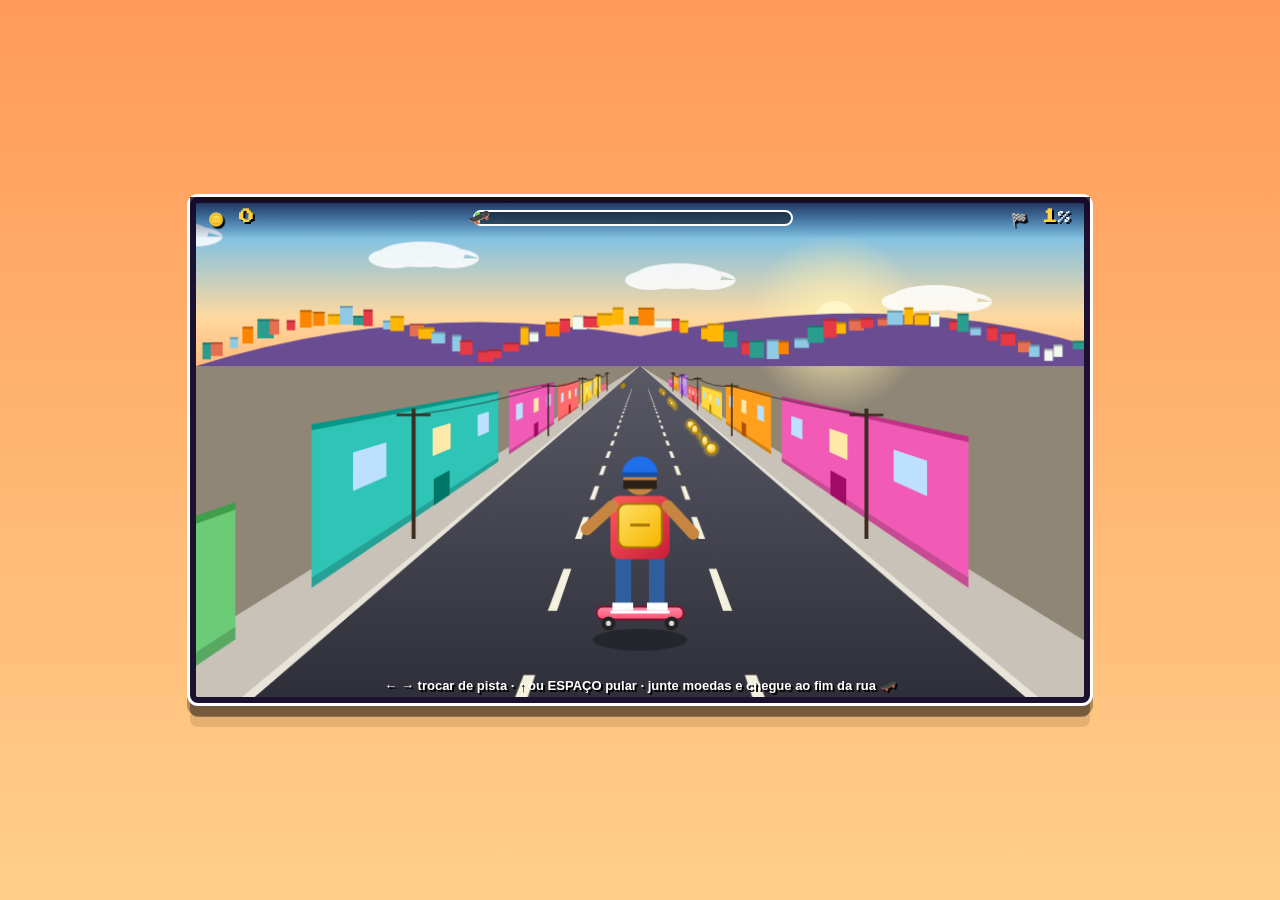
<file: aula5-jogo-modelo-skate-bairro.html>
<!DOCTYPE html>
<html lang="pt-BR">
<head>
<meta charset="UTF-8">
<meta name="viewport" content="width=device-width, initial-scale=1.0">
<title>🛹 Skate no Bairro — Jogo Modelo (Aula 5)</title>
<link rel="preconnect" href="https://fonts.googleapis.com">
<link href="https://fonts.googleapis.com/css2?family=Press+Start+2P&display=swap" rel="stylesheet">
<style>
  * { margin:0; padding:0; box-sizing:border-box; }
  :root { --ink:#1c1230; --gold:#ffd23f; --hot:#ff4d6d; }
  html,body {
    width:100%; height:100%;
    background: linear-gradient(180deg, #ff9a5a, #ffd08a);
    display:flex; align-items:center; justify-content:center;
    font-family:'Press Start 2P', monospace;
    overflow:hidden;
  }
  #wrap { position:relative; width:900px; max-width:96vw; filter:drop-shadow(0 10px 0 rgba(0,0,0,.3)); }
  #hud {
    position:absolute; top:0; left:0; right:0; z-index:5; pointer-events:none;
    display:flex; align-items:center; justify-content:space-between; gap:16px;
    padding:12px 18px; font-size:13px; letter-spacing:1px;
    background:linear-gradient(180deg, rgba(20,10,40,.85), rgba(20,10,40,0));
  }
  #hud .stat { color:#fff; text-shadow:2px 2px 0 #000; white-space:nowrap; }
  #hud .stat b { color:var(--gold); font-size:15px; }
  #progress { flex:1; max-width:320px; height:16px; background:rgba(0,0,0,.45); border:2px solid #fff; border-radius:999px; position:relative; }
  #progressFill { height:100%; width:0%; background:linear-gradient(90deg,#00e5a0,#ffe033); border-radius:999px; }
  #progressIcon { position:absolute; top:-7px; left:0%; font-size:18px; transform:translateX(-50%); }
  canvas { display:block; width:100%; height:auto; background:#66c5ff; border:6px solid var(--ink); border-radius:8px; box-shadow:0 0 0 3px #fff, 0 14px 0 rgba(0,0,0,.35); }
  #hint {
    position:absolute; bottom:10px; left:0; right:0; text-align:center; color:#fff; font-size:13px; font-weight:bold;
    font-family:-apple-system, Segoe UI, Arial, sans-serif; text-shadow:2px 2px 0 #000; pointer-events:none; z-index:5;
  }
  #overlay {
    position:absolute; inset:0; display:none; align-items:center; justify-content:center; flex-direction:column; gap:16px;
    background:rgba(20,10,40,.85); border-radius:8px; z-index:10; text-align:center; padding:20px;
  }
  #overlay.show { display:flex; }
  #overlay h2 { font-size:22px; color:var(--gold); text-shadow:3px 3px 0 #000; letter-spacing:2px; }
  #overlay p { color:#fff; font-size:12px; max-width:480px; line-height:2; text-shadow:2px 2px 0 #000; }
  #overlay button {
    margin-top:6px; padding:14px 26px; font-size:12px; font-family:'Press Start 2P', monospace;
    background:var(--hot); color:#fff; border:3px solid #fff; border-radius:6px; cursor:pointer; letter-spacing:1px;
    box-shadow:0 5px 0 #8f1d38;
  }
  #overlay button:active { box-shadow:0 2px 0 #8f1d38; transform:translateY(3px); }
</style>
</head>
<body>

<div id="wrap">
  <div id="hud">
    <div class="stat">🪙 <b id="coinVal">0</b></div>
    <div id="progress"><div id="progressFill"></div><div id="progressIcon">🛹</div></div>
    <div class="stat">🏁 <b id="pctVal">0</b>%</div>
  </div>

  <canvas id="game" width="900" height="500"></canvas>

  <div id="hint">← → trocar de pista · ↑ ou ESPAÇO pular · junte moedas e chegue ao fim da rua 🛹</div>

  <div id="overlay">
    <h2 id="overlayTitle">🏁 CHEGOU!</h2>
    <p id="overlayText">Você chegou ao fim da rua!</p>
    <button onclick="restart()">🔄 JOGAR DE NOVO</button>
  </div>
</div>

<script>
/* =========================================================
   SKATE NO BAIRRO — jogo modelo da Aula 5 (corredor de 3
   pistas, visto de trás). Base ainda VAZIA de propósito:
   skatista, controle, moedas e objetivo (chegar ao fim da
   rua) já funcionam, mas ainda não tem obstáculo, vida,
   perseguidor nem níveis — isso a turma constrói nas
   missões, uma de cada vez, sempre em cima deste código.
   ========================================================= */

const canvas = document.getElementById('game');
const ctx = canvas.getContext('2d');
const W = canvas.width, H = canvas.height;

// ---------- Mundo ----------
const HORIZON = 165;          // altura (y) do horizonte
const BASE_Y = 430;           // altura (y) do chão onde o skatista aparece
const LANE_W = 190;           // largura de cada pista, perto da câmera
const FOCAL = 9;              // controla a perspectiva (quanto mais longe, menor)
const ROAD_HALF = LANE_W*1.5 + 24;
const SIDEWALK = 120;
const TRACK_LENGTH = 1000;    // metros até a chegada
const START_SPEED = 14;       // metros por segundo
const MAX_D = 95;             // até que distância a gente desenha

let speed = START_SPEED;
let distance = 0;
let time = 0;
let gameOver = false;
let coinCount = 0;

// ---------- Perspectiva ----------
function sc(d) { return FOCAL / (FOCAL + Math.max(d, -FOCAL*0.6)); }
function gy(d) { return HORIZON + (BASE_Y - HORIZON) * sc(d); }
function laneX(l, d) { return W/2 + (l-1) * LANE_W * sc(d); }
function hash(n) { const x = Math.sin(n*127.1 + 311.7) * 43758.5453; return x - Math.floor(x); }

// ---------- Skatista ----------
const player = { lane: 1, targetLane: 1, jumpY: 0, vy: 0, onGround: true };
const GRAVITY = 2300;
const JUMP_SPEED = 800;

// ---------- Moedas ----------
let coins = [];
function buildCoins() {
  coins = [];
  let n = 0;
  for (let m = 30; m < TRACK_LENGTH - 30; m += 24) {
    const lane = Math.floor(hash(n*3 + 7) * 3);
    for (let i = 0; i < 5; i++) coins.push({ d: m + i*2.4, lane, taken: false });
    n++;
  }
}
buildCoins();

// ---------- Controle ----------
const keys = {};
window.addEventListener('keydown', e => {
  if (['ArrowUp','ArrowDown','ArrowLeft','ArrowRight','Space'].includes(e.code)) e.preventDefault();
  if (keys[e.code]) return;
  keys[e.code] = true;
  if (e.code === 'ArrowLeft')  player.targetLane = Math.max(0, player.targetLane - 1);
  if (e.code === 'ArrowRight') player.targetLane = Math.min(2, player.targetLane + 1);
  if (e.code === 'ArrowUp' || e.code === 'Space') tryJump();
});
window.addEventListener('keyup', e => { keys[e.code] = false; });

function tryJump() {
  if (player.onGround) { player.vy = JUMP_SPEED; player.onGround = false; }
}

// ---------- Atualização ----------
function update(dt) {
  if (gameOver) return;
  time += dt;
  distance += speed * dt;

  player.lane += (player.targetLane - player.lane) * Math.min(1, dt * 14);

  if (!player.onGround) {
    player.vy -= GRAVITY * dt;
    player.jumpY += player.vy * dt;
    if (player.jumpY <= 0) { player.jumpY = 0; player.vy = 0; player.onGround = true; }
  }

  for (const c of coins) {
    if (c.taken) continue;
    const d = c.d - distance;
    if (d < 1.2 && d > -1.5 && Math.abs(player.lane - c.lane) < 0.6) {
      c.taken = true;
      coinCount++;
      document.getElementById('coinVal').textContent = coinCount;
    }
  }

  const pct = Math.min(100, distance / TRACK_LENGTH * 100);
  document.getElementById('progressFill').style.width = pct + '%';
  document.getElementById('progressIcon').style.left = pct + '%';
  document.getElementById('pctVal').textContent = Math.floor(pct);
  if (distance >= TRACK_LENGTH) winGame();
}

function winGame() {
  gameOver = true;
  document.getElementById('overlayTitle').textContent = '🏁 CHEGOU!';
  document.getElementById('overlayText').textContent = `Você chegou ao fim da rua com ${coinCount} moedas!`;
  document.getElementById('overlay').classList.add('show');
}

function restart() {
  speed = START_SPEED;
  distance = 0; time = 0;
  coinCount = 0;
  gameOver = false;
  player.lane = player.targetLane = 1;
  player.jumpY = 0; player.vy = 0; player.onGround = true;
  buildCoins();
  document.getElementById('coinVal').textContent = 0;
  document.getElementById('overlay').classList.remove('show');
}

// ---------- Desenho: utilidades ----------
function poly(pts, fill, stroke) {
  ctx.beginPath();
  ctx.moveTo(pts[0][0], pts[0][1]);
  for (let i = 1; i < pts.length; i++) ctx.lineTo(pts[i][0], pts[i][1]);
  ctx.closePath();
  ctx.fillStyle = fill; ctx.fill();
  if (stroke) { ctx.strokeStyle = stroke; ctx.lineWidth = 1; ctx.stroke(); }
}
function shade(hex, amt) {
  const n = parseInt(hex.slice(1), 16);
  const r = Math.max(0, Math.min(255, (n >> 16) + amt));
  const g = Math.max(0, Math.min(255, ((n >> 8) & 255) + amt));
  const b = Math.max(0, Math.min(255, (n & 255) + amt));
  return `rgb(${r},${g},${b})`;
}

// ---------- Desenho: céu e morro ----------
const HILL_HOUSES = Array.from({length: 70}, (_, i) => ({
  x: i*14 + hash(i)*8, w: 8 + hash(i+50)*9, h: 8 + hash(i+90)*12,
  c: ['#ffb703','#fb8500','#e63946','#8ecae6','#f1faee','#2a9d8f','#e76f51'][Math.floor(hash(i+130)*7)]
}));
function drawSky() {
  const g = ctx.createLinearGradient(0, 0, 0, HORIZON);
  g.addColorStop(0, '#4db8ff'); g.addColorStop(0.7, '#ffd9a0'); g.addColorStop(1, '#ffb97a');
  ctx.fillStyle = g; ctx.fillRect(0, 0, W, HORIZON + 2);
  ctx.fillStyle = '#8f8676'; ctx.fillRect(0, HORIZON, W, H - HORIZON);

  // sol
  const sx = W*0.72, sy = HORIZON - 44;
  const glow = ctx.createRadialGradient(sx, sy, 6, sx, sy, 90);
  glow.addColorStop(0, 'rgba(255,240,180,.95)'); glow.addColorStop(1, 'rgba(255,240,180,0)');
  ctx.fillStyle = glow; ctx.fillRect(sx-90, sy-90, 180, 180);
  ctx.fillStyle = '#fff6c9'; ctx.beginPath(); ctx.arc(sx, sy, 22, 0, Math.PI*2); ctx.fill();

  // nuvens
  ctx.fillStyle = 'rgba(255,255,255,.85)';
  for (let i = 0; i < 4; i++) {
    const cx = ((i*260 + time*8 + 60) % (W+200)) - 100, cy = 30 + i*22;
    ctx.beginPath();
    ctx.ellipse(cx, cy, 44, 13, 0, 0, Math.PI*2);
    ctx.ellipse(cx-28, cy+4, 26, 10, 0, 0, Math.PI*2);
    ctx.ellipse(cx+30, cy+4, 28, 10, 0, 0, Math.PI*2);
    ctx.fill();
  }

  // morro com casinhas coloridas ao fundo
  ctx.fillStyle = '#6a4c93';
  ctx.beginPath(); ctx.moveTo(0, HORIZON);
  ctx.quadraticCurveTo(W*0.25, HORIZON-70, W*0.5, HORIZON-30);
  ctx.quadraticCurveTo(W*0.78, HORIZON-80, W, HORIZON-22);
  ctx.lineTo(W, HORIZON); ctx.closePath(); ctx.fill();
  for (const h of HILL_HOUSES) {
    const base = HORIZON - 4 - Math.abs(Math.sin(h.x*0.011))*38;
    ctx.fillStyle = h.c; ctx.fillRect(h.x, base - h.h, h.w, h.h);
    ctx.fillStyle = 'rgba(0,0,0,.25)'; ctx.fillRect(h.x, base - h.h, h.w, 2);
  }
}

// ---------- Desenho: rua ----------
function drawRoad() {
  const dNear = -5.4;
  const sN = sc(dNear), yN = gy(dNear);

  // calçadas
  for (const side of [-1, 1]) {
    poly([
      [W/2 + side*ROAD_HALF*sN, yN], [W/2 + side*(ROAD_HALF+SIDEWALK)*sN, yN],
      [W/2 + side*(ROAD_HALF+SIDEWALK)*0.001, HORIZON], [W/2 + side*ROAD_HALF*0.001, HORIZON]
    ], '#c9c2b8');
  }
  // asfalto
  const g = ctx.createLinearGradient(0, HORIZON, 0, H);
  g.addColorStop(0, '#5a5a66'); g.addColorStop(1, '#2f2f3a');
  poly([[W/2 - ROAD_HALF*sN, yN], [W/2 + ROAD_HALF*sN, yN], [W/2, HORIZON], [W/2, HORIZON]], g);

  // faixas tracejadas
  const step = 4, len = 2;
  const start = Math.floor(distance/step)*step;
  for (const lb of [0.5, 1.5]) {
    for (let m = start; m < distance + MAX_D; m += step) {
      const d0 = m - distance, d1 = d0 + len;
      if (d1 < -5) continue;
      const w0 = 5*sc(d0), w1 = 5*sc(d1);
      poly([
        [laneX(lb, d0)-w0, gy(d0)], [laneX(lb, d0)+w0, gy(d0)],
        [laneX(lb, d1)+w1, gy(d1)], [laneX(lb, d1)-w1, gy(d1)]
      ], '#f4f1de');
    }
  }
  // meio-fio
  for (const side of [-1, 1]) {
    poly([
      [W/2 + side*ROAD_HALF*sN, yN], [W/2 + side*(ROAD_HALF+10)*sN, yN],
      [W/2 + side*(ROAD_HALF+10)*0.001, HORIZON], [W/2 + side*ROAD_HALF*0.001, HORIZON]
    ], '#e9e4da');
  }
}

// ---------- Desenho: casas, postes e árvores ----------
const PALETTE = ['#ff6b6b','#ffd93d','#6bcb77','#4d96ff','#c77dff','#ff9f1c','#2ec4b6','#f15bb5'];
const BLOCK = 16;
function wall(side, d0, d1, h, color, kind, seed) {
  const F0 = d0, F1 = d1;
  d0 = Math.max(d0, -3);
  if (d1 <= d0) return;
  const s0 = sc(d0), s1 = sc(d1);
  const inner = ROAD_HALF + SIDEWALK*0.7;
  const x0 = W/2 + side*inner*s0, x1 = W/2 + side*inner*s1;
  const g0 = gy(d0), g1 = gy(d1);
  poly([[x0, g0], [x1, g1], [x1, g1 - h*s1], [x0, g0 - h*s0]], color);
  poly([[x0, g0 - h*s0], [x1, g1 - h*s1], [x1, g1 - h*s1 - 7*s1], [x0, g0 - h*s0 - 7*s0]], shade(color, -45));
  poly([[x0, g0], [x1, g1], [x1, g1 - 12*s1], [x0, g0 - 12*s0]], 'rgba(0,0,0,.18)');
  if (kind === 'casa') {
    const n = Math.max(1, Math.floor((F1-F0)/4));
    for (let i = 0; i < n; i++) {
      const dc = F0 + (i+0.5)*(F1-F0)/n, ha = dc - 0.8, hb = dc + 0.8;
      if (ha < -3) continue;
      const sa = sc(ha), sb = sc(hb);
      const xa = W/2 + side*inner*sa, xb = W/2 + side*inner*sb;
      const ba = gy(ha), bb = gy(hb);
      const y0 = h*0.5, y1 = h*0.78;
      poly([[xa, ba-y0*sa], [xb, bb-y0*sb], [xb, bb-y1*sb], [xa, ba-y1*sa]], i % 2 ? '#ffe9a8' : '#bde0fe');
    }
    // porta
    const dp = F0 + (F1-F0)*0.5, pa = dp - 0.7, pb = dp + 0.7;
    if (pa > -3) {
      const spa = sc(pa), spb = sc(pb);
      const xa = W/2 + side*inner*spa, xb = W/2 + side*inner*spb;
      poly([[xa, gy(pa)], [xb, gy(pb)], [xb, gy(pb)-50*spb], [xa, gy(pa)-50*spa]], shade(color, -80));
    }
  } else if (kind === 'muro') {
    // grafite colorido
    const n = 3;
    for (let i = 0; i < n; i++) {
      const dc = F0 + (i+0.5)*(F1-F0)/n, ha = dc - 1.1, hb = dc + 1.1;
      if (ha < -3) continue;
      const sa = sc(ha), sb = sc(hb);
      const xa = W/2 + side*inner*sa, xb = W/2 + side*inner*sb;
      const ba = gy(ha), bb = gy(hb);
      poly([[xa, ba-h*0.2*sa], [xb, bb-h*0.2*sb], [xb, bb-h*0.8*sb], [xa, ba-h*0.8*sa]], PALETTE[(seed + i*3) % 8]);
    }
  }
}
function drawPole(side, d) {
  if (d < -3 || d > MAX_D) return null;
  const s = sc(d), x = W/2 + side*(ROAD_HALF + SIDEWALK*0.32)*s, y = gy(d);
  ctx.strokeStyle = '#3d2b1f'; ctx.lineWidth = Math.max(1, 6*s);
  ctx.beginPath(); ctx.moveTo(x, y); ctx.lineTo(x, y - 200*s); ctx.stroke();
  ctx.lineWidth = Math.max(1, 4*s);
  ctx.beginPath(); ctx.moveTo(x - 26*s, y - 190*s); ctx.lineTo(x + 26*s, y - 190*s); ctx.stroke();
  return [x, y - 190*s];
}
function drawTree(side, d) {
  if (d < -3 || d > MAX_D) return;
  const s = sc(d), x = W/2 + side*(ROAD_HALF + SIDEWALK*0.5)*s, y = gy(d);
  ctx.fillStyle = '#6b4226'; ctx.fillRect(x - 5*s, y - 60*s, 10*s, 60*s);
  const g = ctx.createRadialGradient(x - 10*s, y - 100*s, 4*s, x, y - 90*s, 46*s);
  g.addColorStop(0, '#6fdc7a'); g.addColorStop(1, '#1f8a3a');
  ctx.fillStyle = g; ctx.beginPath(); ctx.arc(x, y - 90*s, 38*s, 0, Math.PI*2); ctx.fill();
}
function drawScenery() {
  const firstK = Math.floor(distance / BLOCK);
  const lastK = Math.ceil((distance + MAX_D) / BLOCK);
  // casas e muros: de longe pra perto
  for (let k = lastK; k >= firstK - 1; k--) {
    for (const side of [-1, 1]) {
      const r = hash(k*2 + (side > 0 ? 1 : 0));
      const base = k*BLOCK - distance;
      if (r < 0.14) { drawTree(side, base + 8); continue; }
      const color = PALETTE[Math.floor(hash(k*5 + side)*8)];
      const h = 100 + hash(k*7 + side)*90;
      const seed = ((k*2 + (side > 0 ? 1 : 0)) % 8 + 8) % 8;
      if (r < 0.30) wall(side, base + 1, base + BLOCK - 1, 70, color, 'muro', seed);
      else wall(side, base + 1, base + BLOCK - 1, h, color, 'casa', seed);
    }
  }
  // postes e fios
  const firstP = Math.floor(distance / 20);
  const lastP = Math.ceil((distance + MAX_D) / 20);
  for (const side of [-1, 1]) {
    let prev = null;
    for (let p = lastP; p >= firstP - 1; p--) {
      const top = drawPole(side, p*20 - distance);
      if (top && prev) {
        ctx.strokeStyle = 'rgba(30,30,30,.7)'; ctx.lineWidth = 1;
        ctx.beginPath(); ctx.moveTo(top[0], top[1]);
        ctx.quadraticCurveTo((top[0]+prev[0])/2, (top[1]+prev[1])/2 + 6, prev[0], prev[1]);
        ctx.stroke();
      }
      prev = top;
    }
  }
}

// ---------- Desenho: moedas, chegada e skatista ----------
function drawCoin(c) {
  if (c.taken) return;
  const d = c.d - distance;
  if (d < -2 || d > MAX_D) return;
  const s = sc(d), x = laneX(c.lane, d), y = gy(d) - 46*s, r = 15*s;
  const w = Math.max(0.2, Math.abs(Math.cos(time*4 + c.d))) * r;
  ctx.save();
  ctx.shadowColor = '#ffd23f'; ctx.shadowBlur = 10*s;
  const g = ctx.createRadialGradient(x - w*0.3, y - r*0.3, 1, x, y, r);
  g.addColorStop(0, '#fff6c8'); g.addColorStop(0.55, '#ffd23f'); g.addColorStop(1, '#b8860b');
  ctx.fillStyle = g; ctx.strokeStyle = '#8a6300'; ctx.lineWidth = Math.max(1, 2*s);
  ctx.beginPath(); ctx.ellipse(x, y, w, r, 0, 0, Math.PI*2); ctx.fill(); ctx.stroke();
  ctx.restore();
}

function drawFinish() {
  const d = TRACK_LENGTH - distance;
  if (d > MAX_D || d < -3) return;
  const s = sc(d), y = gy(d);
  const xl = W/2 - (ROAD_HALF + 20)*s, xr = W/2 + (ROAD_HALF + 20)*s;
  ctx.fillStyle = '#eee';
  ctx.fillRect(xl - 8*s, y - 230*s, 16*s, 230*s);
  ctx.fillRect(xr - 8*s, y - 230*s, 16*s, 230*s);
  const top = y - 230*s, bh = 46*s;
  const sq = 12*s;
  for (let i = 0; i * sq < xr - xl; i++) {
    for (let j = 0; j < 4; j++) {
      ctx.fillStyle = (i + j) % 2 ? '#111' : '#fff';
      ctx.fillRect(xl + i*sq, top + j*(bh/4), sq, bh/4);
    }
  }
  ctx.fillStyle = '#ff4d6d';
  ctx.font = `bold ${Math.max(6, 26*s)}px 'Press Start 2P', monospace`;
  ctx.textAlign = 'center';
  ctx.fillText('CHEGADA', W/2, top + bh + 30*s);
  ctx.textAlign = 'left';
}

function drawPlayer() {
  const x = laneX(player.lane, 0);
  const jy = player.jumpY;
  const bob = player.onGround ? Math.sin(time*16) * 1.6 : 0;
  const lean = (player.targetLane - player.lane) * 0.28;
  const air = jy > 4;

  // sombra
  ctx.save();
  ctx.globalAlpha = Math.max(0.1, 0.32 - jy/650);
  ctx.fillStyle = '#000';
  ctx.beginPath(); ctx.ellipse(x, BASE_Y + 12, 48 - jy*0.1, 11 - jy*0.02, 0, 0, Math.PI*2); ctx.fill();
  ctx.restore();

  ctx.save();
  ctx.translate(x, BASE_Y - jy + bob);
  ctx.rotate(lean);

  // skate (shape visto de trás)
  const deck = ctx.createLinearGradient(0, -20, 0, -6);
  deck.addColorStop(0, '#ff8fab'); deck.addColorStop(1, '#ff4d6d');
  ctx.fillStyle = deck; ctx.strokeStyle = '#7a1230'; ctx.lineWidth = 2;
  ctx.beginPath();
  if (ctx.roundRect) ctx.roundRect(-44, -20, 88, 13, 6); else ctx.rect(-44, -20, 88, 13);
  ctx.fill(); ctx.stroke();
  ctx.fillStyle = '#fff'; ctx.fillRect(-30, -16, 60, 3);
  ctx.fillStyle = '#222';
  for (const wx of [-32, 32]) { ctx.beginPath(); ctx.arc(wx, -3, 7, 0, Math.PI*2); ctx.fill(); }
  ctx.fillStyle = '#ddd';
  for (const wx of [-32, 32]) { ctx.beginPath(); ctx.arc(wx, -3, 2.6, 0, Math.PI*2); ctx.fill(); }

  // pernas (calça jeans) + tênis
  const knee = air ? 8 : 0;
  ctx.fillStyle = '#2f5d9e';
  ctx.fillRect(-25, -74 + knee, 16, 56 - knee);
  ctx.fillRect(9, -74 + knee, 16, 56 - knee);
  ctx.fillStyle = '#fff';
  ctx.fillRect(-28, -24, 21, 8); ctx.fillRect(7, -24, 21, 8);

  // camiseta
  const shirt = ctx.createLinearGradient(-30, -130, 30, -68);
  shirt.addColorStop(0, '#ff5a5a'); shirt.addColorStop(1, '#c81e3a');
  ctx.fillStyle = shirt;
  ctx.beginPath();
  if (ctx.roundRect) ctx.roundRect(-30, -132, 60, 64, 9); else ctx.rect(-30, -132, 60, 64);
  ctx.fill();

  // braços (equilíbrio)
  const swing = air ? -16 : Math.sin(time*9) * 5;
  ctx.strokeStyle = '#c68642'; ctx.lineWidth = 12; ctx.lineCap = 'round';
  ctx.beginPath(); ctx.moveTo(-28, -122); ctx.lineTo(-54, -96 + swing); ctx.stroke();
  ctx.beginPath(); ctx.moveTo(28, -122); ctx.lineTo(54, -96 - swing); ctx.stroke();
  ctx.lineCap = 'butt';

  // mochila amarela
  const bag = ctx.createLinearGradient(-22, -126, 22, -82);
  bag.addColorStop(0, '#ffe066'); bag.addColorStop(1, '#f5b700');
  ctx.fillStyle = bag; ctx.strokeStyle = '#a87900'; ctx.lineWidth = 2;
  ctx.beginPath();
  if (ctx.roundRect) ctx.roundRect(-22, -124, 44, 44, 8); else ctx.rect(-22, -124, 44, 44);
  ctx.fill(); ctx.stroke();
  ctx.fillStyle = '#a87900'; ctx.fillRect(-10, -104, 20, 3);

  // cabeça + boné
  ctx.fillStyle = '#c68642';
  ctx.beginPath(); ctx.arc(0, -150, 17, 0, Math.PI*2); ctx.fill();
  ctx.fillStyle = '#1f6feb';
  ctx.beginPath(); ctx.arc(0, -154, 18, Math.PI*1.02, Math.PI*1.98); ctx.closePath(); ctx.fill();
  ctx.fillStyle = '#174ea6'; ctx.fillRect(-18, -156, 36, 5);
  ctx.fillStyle = '#2b2118'; ctx.fillRect(-17, -148, 34, 9);

  ctx.restore();
}

// ---------- Desenho: tudo junto ----------
function draw() {
  drawSky();
  drawRoad();
  drawScenery();
  drawFinish();
  for (let i = coins.length - 1; i >= 0; i--) drawCoin(coins[i]);
  drawPlayer();
}

// ---------- Loop principal ----------
let last = performance.now();
function loop(now) {
  const dt = Math.min(0.05, (now - last) / 1000);
  last = now;
  update(dt);
  draw();
  requestAnimationFrame(loop);
}
requestAnimationFrame(loop);
</script>
</body>
</html>
</file>
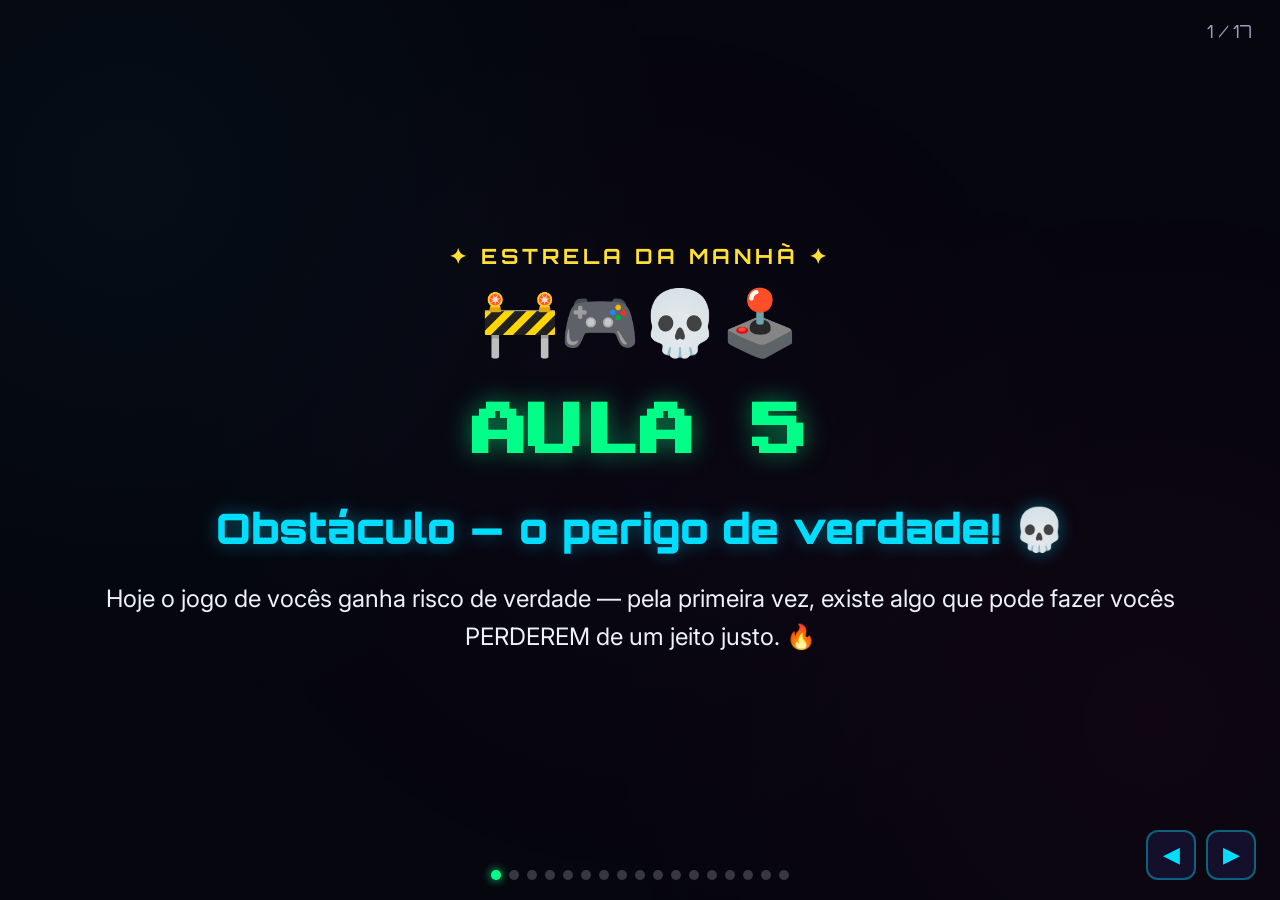
<file: aula5-obstaculos.html>
<!DOCTYPE html>
<html lang="pt-BR">
<head>
<meta charset="UTF-8">
<meta name="viewport" content="width=device-width, initial-scale=1.0">
<title>Aula 5 — Obstáculo: o perigo de verdade!</title>
<link href="https://fonts.googleapis.com/css2?family=Press+Start+2P&family=Orbitron:wght@700;900&family=Inter:wght@500;700;900&display=swap" rel="stylesheet">
<style>
  :root{
    --bg:#06060e; --card:#14102b;
    --cyan:#00ddff; --pink:#ff2288; --yellow:#ffe033; --green:#00ff88; --purple:#cc44ff;
    --text:#eef1fa; --muted:#9aa0c0;
  }
  *{box-sizing:border-box; margin:0; padding:0;}
  body{
    background:var(--bg); color:var(--text); font-family:'Inter',sans-serif;
    height:100vh; overflow:hidden; position:relative;
  }
  .bgdeco{position:fixed; inset:0; pointer-events:none; opacity:.5; z-index:0;
    background:radial-gradient(circle at 10% 20%, rgba(0,221,255,.08), transparent 40%),
               radial-gradient(circle at 90% 80%, rgba(255,34,136,.08), transparent 40%),
               radial-gradient(circle at 50% 50%, rgba(204,68,255,.05), transparent 60%);}
  .deck{position:relative; z-index:1; height:100vh; width:100vw;}
  .slide{
    position:absolute; inset:0; display:flex; flex-direction:column; align-items:center; justify-content:center;
    padding:40px 50px; opacity:0; pointer-events:none; transition:opacity .35s ease; text-align:center;
    overflow-y:auto;
  }
  .slide.active{opacity:1; pointer-events:auto;}
  .slide.top-align{justify-content:flex-start; padding-top:4vh;}
  .eyebrow{font-family:'Orbitron',sans-serif; font-weight:700; letter-spacing:4px; font-size:20px; color:var(--yellow); text-transform:uppercase;}
  h1{font-family:'Press Start 2P',monospace; font-size:56px; color:var(--green); text-shadow:0 0 24px rgba(0,255,136,.5); margin:18px 0; line-height:1.4;}
  h2{font-family:'Orbitron',sans-serif; font-weight:900; font-size:42px; color:var(--cyan); text-shadow:0 0 18px rgba(0,221,255,.4); margin:12px 0 8px;}
  .lead{font-size:22px; color:var(--text); max-width:1100px; line-height:1.6;}
  .muted{color:var(--muted);}
  .navbar{position:fixed; bottom:20px; left:50%; transform:translateX(-50%); display:flex; align-items:center; gap:16px; z-index:5;}
  .navarrows{position:fixed; bottom:20px; right:24px; display:flex; gap:10px; z-index:6;}
  .navbtn{background:var(--card); border:2px solid rgba(0,221,255,.4); color:var(--cyan); width:50px; height:50px;
    border-radius:12px; cursor:pointer; font-size:22px; display:flex; align-items:center; justify-content:center;}
  .navbtn:hover{background:rgba(0,221,255,.15);}
  .smallbtn{width:auto; padding:0 16px; height:38px; font-family:'Orbitron',sans-serif; font-size:12px; margin-top:14px;}
  .dots{display:flex; gap:8px;}
  .dot{width:10px; height:10px; border-radius:50%; background:rgba(255,255,255,.2);}
  .dot.on{background:var(--green); box-shadow:0 0 10px var(--green);}
  .counter{position:fixed; top:20px; right:28px; font-family:'Orbitron',sans-serif; font-size:18px; color:var(--muted); z-index:5;}
  .badge-objetivo{position:fixed; top:20px; left:28px; z-index:5; font-family:'Press Start 2P',monospace; font-size:13px;
    color:#1a1a2e; background:linear-gradient(135deg,var(--yellow),#ffb700); padding:8px 14px; border-radius:10px;
    box-shadow:0 0 18px rgba(255,224,51,.5); display:none;}
  .badge-objetivo.show{display:block;}

  /* negativo (só negativos + video) */
  .neg-wrap{ width:100%; max-width:1150px; margin-top:18px; display:flex; flex-direction:column; gap:16px; text-align:left; }
  .neg-item{ background:rgba(255,34,136,.06); border:3px solid var(--pink); border-radius:18px; padding:20px 26px;
    display:none; opacity:0; transform:translateY(18px); transition:all .45s ease; }
  .neg-item.show{ opacity:1; transform:translateY(0); }
  .neg-title{ font-family:'Orbitron',sans-serif; font-weight:900; font-size:22px; color:var(--pink); display:flex; align-items:center; gap:12px; margin-bottom:10px;}
  .neg-body{ display:flex; gap:20px; flex-wrap:wrap; align-items:flex-start; }
  .video-slot{ flex:0 0 300px; height:170px; border-radius:14px; border:2px dashed rgba(255,255,255,.25);
    background:#0a0a18; display:flex; align-items:center; justify-content:center; text-align:center;
    font-size:14px; color:var(--muted); padding:10px; overflow:hidden; }
  .video-slot video{ width:100%; height:100%; object-fit:cover; border-radius:12px; }
  .neg-fix{ flex:1; min-width:280px; }
  .neg-fix b{ color:var(--green); }
  .neg-fix .tag{ display:inline-block; font-family:'Orbitron',sans-serif; font-size:12px; color:var(--yellow); margin-bottom:6px; letter-spacing:1px;}
  .neg-hint{ margin-top:16px; font-size:18px; color:var(--yellow); font-family:'Orbitron',sans-serif; }

  /* podio */
  .mystery-wrap{ display:flex; flex-direction:column; align-items:center; justify-content:center; gap:30px; margin-top:40px; cursor:pointer; }
  .mystery-emoji{ font-size:140px; animation:pulseMystery 1.6s ease-in-out infinite; }
  @keyframes pulseMystery{0%,100%{transform:scale(1);} 50%{transform:scale(1.12);}}
  .mystery-text{ font-family:'Orbitron',sans-serif; font-size:30px; color:var(--yellow); }
  .podium-wrap{ display:none; align-items:flex-end; justify-content:center; gap:26px; width:100%; max-width:1200px; margin-top:24px; flex-wrap:wrap; }
  .podium-wrap.revealed{ display:flex; animation:popIn .5s ease; }
  @keyframes popIn{ from{opacity:0; transform:scale(.85);} to{opacity:1; transform:scale(1);} }
  .podium-col{ display:flex; flex-direction:column; align-items:center; flex:1; min-width:190px; }
  .podium-avatar{ width:120px; height:120px; border-radius:50%; overflow:hidden; margin-bottom:10px; box-shadow:0 0 26px rgba(255,255,255,.3); background:#0a0a18; }
  .podium-avatar img{width:100%; height:100%; object-fit:cover; display:block;}
  .podium-avatar.gold{ border:5px solid #ffd700; box-shadow:0 0 32px rgba(255,215,0,.65); }
  .podium-avatar.silver{ border:5px solid #c0c0c0; box-shadow:0 0 26px rgba(192,192,192,.55); }
  .podium-avatar.bronze{ border:5px solid #cd7f32; box-shadow:0 0 26px rgba(205,127,50,.55); }
  .podium-col.first .podium-avatar{ width:148px; height:148px; }
  .podium-medal{font-size:40px; margin-bottom:4px;}
  .podium-name{ font-family:'Orbitron',sans-serif; font-weight:900; font-size:22px; color:var(--text); margin-bottom:10px; letter-spacing:.5px; }
  .podium-bar{ width:100%; border-radius:10px 10px 0 0; display:flex; align-items:flex-start; justify-content:center;
    font-family:'Press Start 2P',monospace; color:#1a1a2e; padding-top:12px; font-size:26px; }
  .bar-gold{ height:150px; background:linear-gradient(180deg,#ffe98a,#ffc700); box-shadow:0 0 26px rgba(255,199,0,.5); }
  .bar-silver{ height:110px; background:linear-gradient(180deg,#eaeaea,#b8b8b8); box-shadow:0 0 22px rgba(192,192,192,.4); }
  .bar-bronze{ height:80px; background:linear-gradient(180deg,#e3a469,#b3702f); box-shadow:0 0 22px rgba(205,127,50,.4); }
  .tie-tag{ font-family:'Orbitron',sans-serif; font-size:13px; background:var(--pink); color:#fff; padding:4px 10px; border-radius:8px; margin-bottom:6px; }

  /* ranking */
  .rank-table{ width:100%; max-width:980px; margin-top:16px; border-collapse:separate; border-spacing:0 10px; }
  .rank-row{ background:var(--card); }
  .rank-row td{ padding:12px 18px; font-size:19px; }
  .rank-row td:first-child{ border-radius:12px 0 0 12px; font-family:'Press Start 2P',monospace; font-size:16px; width:60px; text-align:center; }
  .rank-row td:last-child{ border-radius:0 12px 12px 0; text-align:right; font-family:'Orbitron',sans-serif; font-weight:900; font-size:20px; }
  .rank-row.top1 td:first-child{color:#ffd700;} .rank-row.top1{box-shadow:0 0 18px rgba(255,215,0,.3);}
  .rank-row.top2 td:first-child{color:#c0c0c0;}
  .rank-row.top3 td:first-child{color:#cd7f32;}
  .rank-name{display:flex; align-items:center; gap:14px; font-family:'Orbitron',sans-serif; font-weight:700; font-size:19px;}
  .rank-avatar{width:44px; height:44px; border-radius:50%; overflow:hidden; background:#222; flex-shrink:0;}
  .rank-avatar img{width:100%; height:100%; object-fit:cover;}
  .rank-pts{color:var(--green);}
  .score-explain{ background:var(--card); border:3px solid var(--cyan); border-radius:20px; padding:24px 30px;
    max-width:820px; margin:16px auto 0; text-align:left; display:none; opacity:0; transform:translateY(20px); transition:all .45s ease; }
  .score-explain.show{ opacity:1; transform:translateY(0); }
  .score-row{ font-size:20px; font-weight:700; padding:7px 0; border-bottom:1px dashed rgba(255,255,255,.12); display:flex; align-items:center; gap:14px; }
  .score-row b{ color:var(--green); margin-left:auto; }
  .score-highlight{ margin-top:16px; background:rgba(255,224,51,.1); border:2px solid var(--yellow); border-radius:14px;
    padding:12px 16px; font-size:15.5px; line-height:1.5; }
  .rank-tier{ display:none; opacity:0; transform:translateY(16px); transition:all .45s ease; }
  .rank-tier.show{ opacity:1; transform:translateY(0); }
  .click-hint{ margin-top:20px; font-size:18px; color:var(--yellow); font-family:'Orbitron',sans-serif; }

  /* premio enquete */
  .prize-grid{ display:flex; gap:22px; width:100%; max-width:1200px; margin-top:20px; flex-wrap:wrap; justify-content:center; }
  .prize-card{ flex:1; min-width:260px; max-width:340px; background:var(--card); border:3px solid rgba(255,255,255,.12);
    border-radius:20px; padding:20px; text-align:center; transition:all .4s ease; position:relative; overflow:hidden; }
  .prize-card.winner{ border-color:var(--yellow); box-shadow:0 0 40px rgba(255,224,51,.6); transform:scale(1.05); animation:winnerPulse 1.2s ease-in-out infinite; }
  @keyframes winnerPulse{ 0%,100%{box-shadow:0 0 30px rgba(255,224,51,.5);} 50%{box-shadow:0 0 55px rgba(255,224,51,.9);} }
  .prize-crown{ position:absolute; top:-14px; left:50%; transform:translateX(-50%); font-size:34px; display:none; animation:crownBounce2 1s ease-in-out infinite; }
  .prize-card.winner .prize-crown{ display:block; }
  @keyframes crownBounce2{ 0%,100%{transform:translateX(-50%) translateY(0);} 50%{transform:translateX(-50%) translateY(-6px);} }
  .prize-name{ font-family:'Orbitron',sans-serif; font-weight:900; font-size:19px; color:var(--text); margin:10px 0 14px; min-height:48px; display:flex; align-items:center; justify-content:center; }
  .vote-control{ display:flex; align-items:center; justify-content:center; gap:14px; margin-bottom:12px; }
  .vote-btn{ width:38px; height:38px; border-radius:10px; border:2px solid var(--cyan); background:var(--card); color:var(--cyan);
    font-size:20px; font-weight:900; cursor:pointer; display:flex; align-items:center; justify-content:center; }
  .vote-btn:hover{ background:rgba(0,221,255,.15); }
  .vote-num{ font-family:'Press Start 2P',monospace; font-size:30px; color:var(--yellow); min-width:50px; }
  .vote-bar-wrap{ width:100%; height:16px; background:#0a0a18; border-radius:8px; overflow:hidden; border:1px solid rgba(255,255,255,.15); }
  .vote-bar{ height:100%; width:0%; background:linear-gradient(90deg,var(--cyan),var(--green)); transition:width .5s ease; }
  .reveal-btn{ margin-top:26px; background:linear-gradient(135deg,var(--pink),var(--purple)); border:none; color:#fff;
    font-family:'Orbitron',sans-serif; font-weight:900; font-size:16px; padding:14px 32px; border-radius:999px; cursor:pointer;
    box-shadow:0 0 24px rgba(255,34,136,.5); }
  .reveal-btn:hover{ transform:scale(1.05); }
  .winner-banner{ display:none; margin-top:24px; text-align:center; }
  .winner-banner.show{ display:block; animation:popIn .5s ease; }
  .winner-banner .wb-title{ font-family:'Press Start 2P',monospace; font-size:16px; color:var(--yellow); margin-bottom:8px; }
  .winner-banner .wb-name{ font-family:'Orbitron',sans-serif; font-weight:900; font-size:32px; color:var(--green); text-shadow:0 0 20px rgba(0,255,136,.6); }
  .confetti-row{ font-size:30px; margin-top:10px; letter-spacing:8px; }

  /* gancho jogos */
  .game-grid{ display:flex; gap:20px; flex-wrap:wrap; justify-content:center; width:100%; max-width:1150px; margin-top:20px; }
  .game-card{ width:220px; background:var(--card); border:3px solid rgba(255,255,255,.12); border-radius:18px; padding:18px;
    cursor:pointer; transition:all .3s ease; position:relative; }
  .game-card:hover{ transform:translateY(-4px); border-color:var(--cyan); }
  .game-card .gicon{ font-size:50px; margin-bottom:8px; }
  .game-card .gname{ font-family:'Orbitron',sans-serif; font-weight:900; font-size:16px; margin-bottom:8px; }
  .game-card .greveal{ display:none; font-size:14px; color:var(--muted); line-height:1.4; text-align:left; }
  .game-card .gtype{ display:none; font-family:'Orbitron',sans-serif; font-size:12px; padding:5px 10px; border-radius:8px; margin-top:8px; }
  .game-card.opened .greveal, .game-card.opened .gtype{ display:block; }
  .game-card.opened{ border-color:var(--green); }
  .gtype.sobreviver{ background:rgba(255,34,136,.18); color:var(--pink); }
  .gtype.coletar{ background:rgba(0,221,255,.18); color:var(--cyan); }
  .gtype.chegar{ background:rgba(0,255,136,.18); color:var(--green); }
  .dna-recall{ margin-top:26px; background:rgba(255,224,51,.08); border:2px solid var(--yellow); border-radius:16px;
    padding:16px 24px; max-width:900px; font-size:17px; color:var(--yellow); font-family:'Orbitron',sans-serif; }

  /* missoes */
  .mission-frame{ width:100%; max-width:1150px; margin-top:14px; }
  .mission-list{ display:flex; flex-direction:column; gap:14px; text-align:left; }
  .mission-card{ background:var(--card); border:3px solid rgba(255,255,255,.1); border-radius:18px; padding:18px 24px;
    transition:all .4s ease; position:relative; }
  .mission-card.locked{ opacity:.45; filter:grayscale(.6); }
  .mission-card.active{ border-color:var(--cyan); box-shadow:0 0 24px rgba(0,221,255,.25); }
  .mission-card.done{ border-color:var(--green); }
  .mission-top{ display:flex; align-items:center; gap:14px; }
  .mission-num{ font-family:'Press Start 2P',monospace; font-size:14px; color:var(--yellow); flex-shrink:0;
    width:38px; height:38px; border-radius:10px; background:#0a0a18; display:flex; align-items:center; justify-content:center;}
  .mission-title{ font-family:'Orbitron',sans-serif; font-weight:900; font-size:19px; flex:1; }
  .mission-lockicon{ font-size:20px; }
  .mission-body{ margin-top:10px; font-size:15.5px; color:var(--text); line-height:1.55; display:none; }
  .mission-card.active .mission-body, .mission-card.done .mission-body{ display:block; }
  .mission-body code{ background:#0a0a18; padding:2px 6px; border-radius:6px; color:var(--green); font-size:14px; }
  .mission-done-btn{ margin-top:12px; background:linear-gradient(135deg,var(--green),#00b866); border:none; color:#06210f;
    font-family:'Orbitron',sans-serif; font-weight:900; font-size:13px; padding:10px 20px; border-radius:999px; cursor:pointer; }
  .mission-done-btn:disabled{ opacity:.5; cursor:default; }

  /* codebox */
  .codebox-wrap{ width:100%; max-width:950px; margin:18px auto 0; text-align:left; }
  .codebox-head{ display:flex; align-items:center; justify-content:space-between; background:#0a0a18; border:2px solid var(--purple);
    border-bottom:none; border-radius:14px 14px 0 0; padding:10px 18px; }
  .codebox-head span{ font-family:'Orbitron',sans-serif; font-size:13px; color:var(--purple); }
  .copy-btn{ background:var(--purple); border:none; color:#fff; font-family:'Orbitron',sans-serif; font-size:12px;
    padding:6px 14px; border-radius:999px; cursor:pointer; }
  .copy-btn.copied{ background:var(--green); color:#06210f; }
  .codebox{ background:#08081a; border:2px solid var(--purple); border-top:none; border-radius:0 0 14px 14px;
    padding:16px 18px; font-family:monospace; font-size:12.5px; color:#c9f0ff; max-height:220px; overflow:auto;
    white-space:pre-wrap; line-height:1.5; }

  /* prompts */
  .prompt-stack{ width:100%; max-width:980px; margin-top:18px; display:flex; flex-direction:column; gap:14px; text-align:left; }
  .prompt-card{ display:flex; gap:16px; align-items:flex-start; background:var(--card); border:2px solid var(--green);
    border-radius:14px; padding:16px 20px; }
  .prompt-num{ font-family:'Press Start 2P',monospace; font-size:16px; color:var(--green); flex-shrink:0; }
  .prompt-text{ font-family:'Inter',monospace; font-size:15px; color:var(--text); line-height:1.55; }
  .prompt-text .opt{ color:var(--yellow); }
  .prompt-note{ display:block; margin-top:8px; font-style:italic; font-size:13px; color:var(--muted); line-height:1.5; }
  .required-tag{ display:inline-block; font-family:'Orbitron',sans-serif; font-size:10.5px; background:var(--pink); color:#fff;
    padding:3px 9px; border-radius:6px; margin-bottom:6px; letter-spacing:.5px; }

  /* uau */
  .uau-box{ background:rgba(0,255,136,.06); border:3px solid var(--green); border-radius:20px; padding:26px 32px;
    max-width:950px; margin-top:20px; font-size:19px; line-height:1.6; text-align:left; }
  .uau-box b{ color:var(--green); }
  .uau-demo{ margin-top:14px; background:#0a0a18; border-radius:14px; padding:16px; font-family:monospace; font-size:13px; color:#c9f0ff;}

  .challenge-box{ background:rgba(0,221,255,.06); border:3px solid var(--cyan); border-radius:20px; padding:28px 34px;
    max-width:1020px; margin-top:20px; font-size:19px; line-height:1.65; text-align:left; }
  .challenge-box b{ color:var(--cyan); }
  .trap-box{ margin-top:16px; background:rgba(255,34,136,.1); border:2px solid var(--pink); border-radius:14px; padding:14px 20px;
    font-size:15.5px; color:var(--pink); text-align:left; }

  /* atividade obrigatoria (momentos 1+2 juntos) */
  .homework-banner{ background:linear-gradient(135deg, rgba(255,34,136,.15), rgba(255,224,51,.1));
    border:3px solid var(--pink); border-radius:20px; padding:20px 30px; margin-bottom:26px; max-width:900px;
    box-shadow:0 0 30px rgba(255,34,136,.35); animation: winnerPulse 1.4s ease-in-out infinite; }
  .homework-title{ font-family:'Press Start 2P',monospace; font-size:20px; color:var(--yellow);
    text-shadow:0 0 16px rgba(255,224,51,.6); display:flex; align-items:center; justify-content:center; gap:12px; flex-wrap:wrap; }
  .blink-emoji{ display:inline-block; animation: trapBlink .8s steps(1) infinite; font-size:26px; }
  .homework-sub{ margin-top:8px; font-family:'Orbitron',sans-serif; font-size:15px; color:var(--pink); font-weight:700; }
  #homeworkGameCanvas{ margin-top:14px; border-radius:10px; border:2px solid rgba(255,255,255,.15); background:#0a0a18; }

  /* selo obrigatorio (missao pra proxima aula) */
  .mandatory-flag{ margin:10px 0 18px; font-family:'Press Start 2P',monospace; font-size:15px; color:var(--pink);
    background:rgba(255,34,136,.12); border:2px solid var(--pink); border-radius:14px; padding:10px 20px;
    display:inline-block; animation: trapBlink 1s steps(1) infinite; }

  /* proxima aula (fechamento) */
  .next-class-banner{ margin-top:20px; font-family:'Press Start 2P',monospace; font-size:22px; color:var(--yellow);
    background:rgba(255,224,51,.1); border:3px solid var(--yellow); border-radius:18px; padding:16px 26px;
    display:inline-block; animation: winnerPulse 1.3s ease-in-out infinite; }
  .next-date{ color:var(--green); text-shadow:0 0 14px rgba(0,255,136,.6); }

  /* game over + mini canvas */
  .go-flicker{ animation: goFlicker 1.8s ease-in-out infinite; }
  @keyframes goFlicker{ 0%,100%{opacity:1;} 92%{opacity:1;} 94%{opacity:.4;} 96%{opacity:1;} 98%{opacity:.6;} }
  .insert-coin{ margin-top:20px; font-family:'Press Start 2P',monospace; font-size:14px; color:var(--yellow);
    animation: trapBlink 1s steps(1) infinite; }
  @keyframes trapBlink{ 0%,100%{opacity:1;} 50%{opacity:0;} }
  #miniGameCanvas{ margin-top:20px; border-radius:14px; border:2px solid rgba(255,255,255,.15); background:#0a0a18; }

  @media (max-width:900px){
    h1{font-size:34px;} h2{font-size:26px;}
    .lead{font-size:17px;}
  }

  /* ===== AJUSTES AULA 4 (revisao) ===== */
  .lead{font-size:24px;}
  .eyebrow{font-size:21px;}
  .score-row{font-size:22px !important;}
  .score-highlight{font-size:17px !important;}
  .click-hint,.neg-hint{font-size:20px !important;}
  .dna-recall{font-size:19px !important;}
  .game-card .greveal{font-size:16px !important;}
  .mission-body{display:block !important; font-size:17.5px !important;}
  .uau-box{font-size:21px !important;}
  .uau-demo{font-size:15px !important;}
  .challenge-box{font-size:21px !important;}
  .trap-box{font-size:17px !important;}
  .prompt-text{font-size:17px !important;}
  .prompt-note{font-size:15px !important;}
  .rank-row td{font-size:21px !important;}
  /* score-explain removido; rank-tier volta a ser revelado por clique */

  .prize-photo{width:130px; height:130px; object-fit:cover; border-radius:18px; margin:0 auto 12px; display:block;
    border:3px solid rgba(255,255,255,.15); box-shadow:0 0 18px rgba(0,0,0,.4);}

  .prompt-btn{display:inline-block; margin-top:14px; background:linear-gradient(135deg,var(--purple),#8822cc); border:none; color:#fff;
    font-family:'Orbitron',sans-serif; font-weight:900; font-size:13px; padding:10px 20px; border-radius:999px; cursor:pointer;}
  .prompt-btn.extra{background:linear-gradient(135deg,var(--pink),#aa1166); margin-left:10px;}
  .prompt-reveal{display:none; margin-top:12px; background:#0a0a18; border-radius:14px; padding:16px; font-family:monospace;
    font-size:15px; color:#c9f0ff; text-align:left;}
  .prompt-reveal.show{display:block; animation:popIn .3s ease;}

  .uau-q{font-size:21px !important; cursor:pointer;}
  .uau-q2{display:none; margin-top:14px;}
  .uau-q2.show{display:block; animation:popIn .3s ease;}
  .uau-extra-hint{margin-top:18px; font-size:16px; color:var(--yellow); font-style:italic;}

  .mission-card{ display:none; opacity:0; transform:translateY(18px); transition:all .45s ease; }
  .mission-card.show{ display:block; opacity:1; transform:translateY(0); }
  .mission-card .mission-lockicon{display:none !important;}

  .rank-compare{ display:flex; gap:26px; width:100%; max-width:1180px; margin-top:16px; align-items:flex-start; text-align:left; }
  .rank-before{ flex:0 0 230px; background:rgba(255,255,255,.03); border:2px solid rgba(255,255,255,.12); border-radius:16px; padding:14px 18px; }
  .rank-before-title{ font-family:'Orbitron',sans-serif; font-size:13px; color:var(--muted); margin-bottom:8px; letter-spacing:1px; }
  .rb-row{ font-size:14px; padding:4px 0; color:var(--muted); border-bottom:1px dashed rgba(255,255,255,.08); display:flex; justify-content:space-between; gap:10px; }
  .rank-now{ flex:1; min-width:0; }
  .rank-now-title{ font-family:'Orbitron',sans-serif; font-size:13px; color:var(--yellow); margin-bottom:8px; letter-spacing:1px; }
  .move-badge{ font-family:'Orbitron',sans-serif; font-size:12.5px; font-weight:900; padding:3px 8px; border-radius:8px; margin-left:8px; display:inline-flex; align-items:center; gap:3px; vertical-align:middle; }
  .move-up{ background:rgba(0,255,136,.15); color:var(--green); }
  .move-down{ background:rgba(255,34,136,.15); color:var(--pink); }
  .move-same{ background:rgba(255,255,255,.08); color:var(--muted); }
  @media (max-width:900px){ .rank-compare{ flex-direction:column; } .rank-before{ flex:none; width:100%; } }

  .sr-head{ display:flex; align-items:center; gap:14px; margin-bottom:14px; }
  .sr-avatar{ width:56px; height:56px; border-radius:50%; overflow:hidden; border:3px solid var(--cyan); box-shadow:0 0 16px rgba(0,221,255,.4); flex-shrink:0; background:#0a0a18; }
  .sr-avatar img{ width:100%; height:100%; object-fit:cover; display:block; }
  .sr-name{ font-family:'Orbitron',sans-serif; font-weight:900; font-size:22px; color:var(--text); }
  .sr-rank-tag{ font-size:26px; margin-right:12px; vertical-align:middle; }
  .sr-body{ display:flex; gap:22px; flex-wrap:wrap; align-items:flex-start; }
  .sr-points{ flex:1; min-width:300px; display:flex; flex-direction:column; gap:8px; }
  .sr-pos{ color:var(--green); font-size:16px; line-height:1.5; }
  .sr-neg{ color:var(--pink); font-size:16px; line-height:1.5; }
  .sr-no-submit{ color:var(--muted); font-style:italic; font-size:18px; }

  /* ===================== AULA 5 — EXTRAS ===================== */
  .sub-lead{ font-size:19px !important; color:var(--muted); max-width:1000px; margin-top:6px; }
  .loop-canvas{ display:block; border-radius:14px; border:2px solid rgba(255,255,255,.15); background:#0a0a18; max-width:100%; height:auto; }
  .compare-row{ display:flex; gap:22px; flex-wrap:wrap; justify-content:center; margin-top:16px; width:100%; }
  .compare-col{ display:flex; flex-direction:column; align-items:center; gap:8px; }
  .compare-label{ font-family:'Orbitron',sans-serif; font-weight:900; font-size:15px; padding:5px 14px; border-radius:999px; letter-spacing:.5px; }
  .label-bad{ background:rgba(255,34,136,.18); color:var(--pink); }
  .label-good{ background:rgba(0,255,136,.18); color:var(--green); }
  .label-info{ background:rgba(0,221,255,.15); color:var(--cyan); }

  .dna-strip{ display:flex; gap:10px; flex-wrap:wrap; justify-content:center; margin-top:16px; }
  .dna-chip{ font-family:'Orbitron',sans-serif; font-weight:900; font-size:13px; padding:8px 14px; border-radius:12px; border:2px solid rgba(255,255,255,.12); color:var(--muted); background:rgba(255,255,255,.03); }
  .dna-chip.done{ color:var(--green); border-color:rgba(0,255,136,.4); }
  .dna-chip.today{ color:#1a1a2e; background:linear-gradient(135deg,var(--yellow),#ffb700); border-color:var(--yellow); box-shadow:0 0 20px rgba(255,224,51,.6); animation:winnerPulse 1.3s ease-in-out infinite; }

  .word-cloud{ display:flex; flex-wrap:wrap; gap:10px 14px; justify-content:center; align-items:center; max-width:820px; margin:14px auto 0; }
  .word-tag{ font-family:'Orbitron',sans-serif; font-weight:900; padding:6px 16px; border-radius:999px;
    background:rgba(255,255,255,.05); border:2px solid rgba(255,255,255,.15); white-space:nowrap; }

  .gallery-grid{ display:flex; flex-wrap:wrap; gap:14px; justify-content:center; width:100%; max-width:1200px; margin-top:14px; }
  .g-card{ width:224px; background:linear-gradient(160deg,var(--card),#0a0818); border:2px solid rgba(255,255,255,.1); border-radius:16px; padding:10px;
    cursor:pointer; transition:all .3s ease; box-shadow:0 6px 16px rgba(0,0,0,.35); text-align:left; }
  .g-card:hover{ transform:translateY(-4px); border-color:var(--cyan); }
  .g-card canvas{ width:100%; height:auto; border-radius:10px; background:#0a0a18; display:block; }
  .g-q{ font-family:'Orbitron',sans-serif; font-weight:900; font-size:14px; margin-top:8px; color:var(--muted); text-align:center; }
  .g-name{ font-family:'Orbitron',sans-serif; font-weight:900; font-size:15px; margin-top:8px; color:var(--yellow); }
  .g-hidden{ display:none; }
  .g-card.opened{ border-color:var(--green); box-shadow:0 8px 20px rgba(0,255,136,.2); }
  .g-card.opened .g-hidden{ display:block; animation:popIn .3s ease; }
  .g-card.opened .g-q{ display:none; }
  .g-desc{ font-size:13.5px; color:var(--text); margin-top:3px; line-height:1.4; }
  .g-ex{ font-size:12.5px; color:var(--muted); margin-top:5px; line-height:1.4; border-top:1px dashed rgba(255,255,255,.14); padding-top:5px; }

  .cons-grid{ display:flex; flex-wrap:wrap; gap:16px; justify-content:center; width:100%; max-width:1180px; margin-top:14px; }
  .cons-card{ width:360px; background:var(--card); border:2px solid rgba(255,255,255,.1); border-radius:16px; padding:12px; }
  .cons-card canvas{ width:100%; height:auto; border-radius:10px; display:block; }
  .cons-title{ font-family:'Orbitron',sans-serif; font-weight:900; font-size:16px; color:var(--pink); margin-top:8px; }
  .cons-desc{ font-size:14px; color:var(--muted); margin-top:2px; }

  .quiz-row{ display:flex; gap:14px; flex-wrap:wrap; justify-content:center; width:100%; max-width:1150px; margin-top:16px; }
  .quiz-card{ flex:1; min-width:250px; max-width:270px; background:var(--card); border:2px solid rgba(255,255,255,.12); border-radius:14px; padding:14px; cursor:pointer; text-align:left; font-size:16px; line-height:1.45; transition:.3s; }
  .quiz-card:hover{ border-color:var(--cyan); }
  .quiz-card .verdict{ display:none; margin-top:8px; font-family:'Orbitron',sans-serif; font-weight:900; font-size:14px; }
  .quiz-card.opened .verdict{ display:block; animation:popIn .3s ease; }
  .quiz-card.opened.ok{ border-color:var(--green); } .quiz-card.ok .verdict{ color:var(--green); }
  .quiz-card.opened.no{ border-color:var(--pink); } .quiz-card.no .verdict{ color:var(--pink); }

  .rules-box{ background:rgba(0,255,136,.06); border:3px solid var(--green); border-radius:18px; padding:16px 24px; max-width:900px; margin-top:16px; text-align:left; font-size:20px; line-height:1.7; }
  .rules-box b{ color:var(--green); }

  .play-wrap{ display:flex; gap:22px; flex-wrap:wrap; justify-content:center; align-items:flex-start; width:100%; max-width:1200px; margin-top:14px; }
  .play-side{ flex:1; min-width:280px; max-width:430px; text-align:left; font-size:19px; line-height:1.55; }
  .play-side b{ color:var(--cyan); }
  .key{ display:inline-block; font-family:'Orbitron',sans-serif; font-weight:900; font-size:14px; background:#0a0a18; border:2px solid rgba(255,255,255,.25); border-bottom-width:4px; border-radius:8px; padding:2px 9px; margin:0 2px; color:var(--yellow); }
  .lab-canvas{ cursor:crosshair; }
  .lab-help{ display:flex; gap:8px; flex-wrap:wrap; justify-content:center; margin-top:10px; font-size:15px; color:var(--muted); }

  .step-list{ width:100%; max-width:980px; margin-top:14px; display:flex; flex-direction:column; gap:12px; text-align:left; }
  .step-item{ display:flex; gap:16px; align-items:flex-start; background:var(--card); border:2px solid rgba(255,255,255,.1); border-radius:14px; padding:14px 20px; font-size:20px; line-height:1.5; }
  .step-num{ font-family:'Press Start 2P',monospace; font-size:18px; color:var(--yellow); flex-shrink:0; width:44px; height:44px; border-radius:12px; background:#0a0a18; display:flex; align-items:center; justify-content:center; }
  .step-item b{ color:var(--cyan); }

  .mission-head{ display:flex; gap:14px; align-items:center; justify-content:center; flex-wrap:wrap; }
  .mission-timer{ font-family:'Press Start 2P',monospace; font-size:15px; color:var(--yellow); background:#0a0a18; border:2px solid rgba(255,224,51,.5); border-radius:12px; padding:9px 14px; cursor:pointer; user-select:none; }
  .mission-timer.run{ color:var(--green); border-color:var(--green); }
  .mission-timer.late{ color:var(--pink); border-color:var(--pink); animation:trapBlink 1s steps(1) infinite; }
  .mission-cols{ display:flex; gap:20px; flex-wrap:wrap; justify-content:center; align-items:flex-start; width:100%; max-width:1200px; margin-top:12px; }
  .mission-col{ flex:1; min-width:300px; max-width:590px; text-align:left; }
  .mission-col .lead2{ font-size:19px; line-height:1.5; color:var(--text); margin-bottom:8px; }
  .prompt-intro{ font-size:14px; color:var(--muted); margin-bottom:6px; font-family:'Inter',sans-serif; }
  .test-box{ margin-top:12px; background:rgba(0,255,136,.06); border:2px solid var(--green); border-radius:14px; padding:12px 16px; font-size:16px; line-height:1.55; }
  .test-box b{ color:var(--green); }
  .rescue{ margin-top:10px; font-size:14px; color:var(--muted); font-style:italic; }

  .wheel-layout{ display:flex; gap:26px; flex-wrap:wrap; justify-content:center; align-items:flex-start; width:100%; max-width:1220px; margin-top:10px; }
  .wheel-box{ position:relative; }
  #wheelCanvas{ display:block; border-radius:50%; box-shadow:0 0 40px rgba(204,68,255,.35); }
  .wheel-pointer{ position:absolute; top:-14px; left:50%; transform:translateX(-50%); font-size:38px; filter:drop-shadow(0 3px 0 rgba(0,0,0,.6)); z-index:3; }
  .wheel-side{ flex:1; min-width:320px; max-width:560px; text-align:left; }
  .name-chips{ display:flex; flex-wrap:wrap; gap:8px; margin-bottom:12px; }
  .name-chip{ font-family:'Orbitron',sans-serif; font-weight:900; font-size:13px; padding:6px 12px; border-radius:999px; border:2px solid rgba(0,255,136,.5); color:var(--green); cursor:pointer; background:rgba(0,255,136,.06); user-select:none; }
  .name-chip.absent{ opacity:.35; border-color:rgba(255,255,255,.2); color:var(--muted); text-decoration:line-through; }
  .name-chip.done{ border-color:var(--yellow); color:var(--yellow); background:rgba(255,224,51,.08); }
  .wheel-btns{ display:flex; gap:10px; flex-wrap:wrap; margin-bottom:12px; }
  .spin-btn{ background:linear-gradient(135deg,var(--pink),var(--purple)); border:none; color:#fff; font-family:'Orbitron',sans-serif; font-weight:900; font-size:17px; padding:14px 30px; border-radius:999px; cursor:pointer; box-shadow:0 0 24px rgba(255,34,136,.5); }
  .spin-btn:disabled{ opacity:.5; cursor:default; }
  .result-card{ background:var(--card); border:3px solid var(--yellow); border-radius:18px; padding:14px 18px; min-height:130px; }
  .result-name{ font-family:'Orbitron',sans-serif; font-weight:900; font-size:24px; color:var(--yellow); }
  .result-mission{ font-size:20px; font-weight:800; margin-top:4px; }
  .result-desc{ font-size:16px; color:var(--muted); margin-top:4px; line-height:1.45; }
  .history{ margin-top:10px; font-size:15px; color:var(--muted); line-height:1.6; max-height:150px; overflow-y:auto; }
  .history b{ color:var(--text); }

  .gap-warning{ margin-top:20px; background:rgba(255,34,136,.1); border:3px solid var(--pink); border-radius:18px; padding:18px 26px; max-width:820px; font-size:17px; line-height:1.6; }
  .sad-emoji{ display:inline-block; font-size:22px; animation: sadWobble 1.4s ease-in-out infinite; }
  @keyframes sadWobble{ 0%,100%{ transform:rotate(-10deg) translateY(0); } 50%{ transform:rotate(10deg) translateY(-5px); } }

  /* analise do desafio: nota + erros por clique */
  .grade-grid{ display:flex; flex-direction:column; gap:10px; width:100%; max-width:920px; margin:16px auto 0; align-items:stretch; }
  .grade-card{ display:flex; align-items:center; gap:18px; background:var(--card); border:2px solid rgba(255,255,255,.12);
    border-radius:16px; padding:12px 22px; cursor:pointer; transition:all .25s ease; text-align:left; }
  .grade-card:hover{ border-color:var(--cyan); transform:translateX(3px); }
  .grade-face{ display:flex; align-items:center; gap:10px; min-width:180px; flex-shrink:0; }
  .grade-face img{ width:44px; height:44px; border-radius:50%; object-fit:cover; border:2px solid var(--cyan); background:#0a0a18; }
  .grade-name{ font-family:'Orbitron',sans-serif; font-weight:900; font-size:16px; }
  .grade-score{ display:none; font-family:'Press Start 2P',monospace; font-size:30px; color:var(--yellow);
    text-shadow:0 0 12px rgba(255,224,51,.5); min-width:80px; flex-shrink:0; text-align:center; }
  .grade-score small{ font-size:13px; color:var(--muted); }
  .grade-card.step1 .grade-score, .grade-card.step2 .grade-score{ display:block; animation:popIn .3s ease; }
  .grade-errors{ display:none; font-size:13.5px; color:var(--pink); line-height:1.5;
    border-left:2px dashed rgba(255,255,255,.18); padding-left:16px; flex:1; }
  .grade-card.step2 .grade-errors{ display:block; animation:popIn .3s ease; }

  /* zoom (galeria e consequencias ficam grandes na tela) */
  #zoomOverlay{ position:fixed; inset:0; background:rgba(5,5,15,.94); z-index:50; display:none;
    align-items:center; justify-content:center; flex-direction:column; gap:16px; padding:24px; }
  #zoomOverlay.show{ display:flex; }
  #zoomCanvas{ max-width:92vw; max-height:64vh; border-radius:18px; border:3px solid var(--cyan);
    box-shadow:0 0 60px rgba(0,221,255,.4); background:#0a0a18; }
  #zoomCaption{ text-align:center; max-width:800px; }
  .zoom-title{ font-family:'Orbitron',sans-serif; font-weight:900; font-size:22px; color:var(--yellow); }
  .zoom-desc{ font-size:17px; color:var(--text); margin-top:6px; }
  .zoom-ex{ font-size:14px; color:var(--muted); margin-top:8px; }
  #zoomClose{ background:var(--card); border:2px solid var(--pink); color:var(--pink); font-family:'Orbitron',sans-serif;
    font-weight:900; font-size:14px; padding:10px 22px; border-radius:999px; cursor:pointer; }
  #zoomClose:hover{ background:rgba(255,34,136,.15); }
  .zoom-hint{ font-size:12px; color:var(--muted); }
</style>
</head>
<body>

<div class="bgdeco"></div>
<div class="counter"><span id="cnt">1</span> / <span id="tot"></span></div>

<div class="deck" id="deck">

  <!-- 1: CAPA -->
  <section class="slide" id="s1">
    <div class="eyebrow">✦ ESTRELA DA MANHÃ ✦</div>
    <div style="font-size:64px; margin:14px 0;">🚧🎮💀🕹️</div>
    <h1>AULA 5</h1>
    <h2>Obstáculo — o perigo de verdade! 💀</h2>
    <p class="lead" style="margin-top:18px;">Hoje o jogo de vocês ganha risco de verdade — pela primeira vez, existe algo que pode fazer vocês PERDEREM de um jeito justo. 🔥</p>
  </section>

  <!-- PRA PROFESSORA: Pódio, Análise do Desafio 4 e Ranking da Turma saíram daqui — como o
       Desafio 4 é entregue NESTA aula (24/09), ainda não tem o que revisar. Esses 3 slides
       foram pro início do aula6-mundosepoderes.html, pra abrir o sábado (26/09). -->

  <!-- ============ BLOCO 2: TEORIA VISUAL ============ -->

  <!-- 5: O QUE E OBSTACULO -->
  <section class="slide top-align" id="sO1">
    <div class="eyebrow">O DNA DO JOGO — AGORA É A VEZ DO...</div>
    <h2>💀 O que é OBSTÁCULO?</h2>
    <div class="dna-strip">
      <span class="dna-chip done">🕹️ Elemento</span>
      <span class="dna-chip done">⚡ Controle</span>
      <span class="dna-chip done">🏆 Objetivo</span>
      <span class="dna-chip today">💀 OBSTÁCULO — HOJE!</span>
      <span class="dna-chip">🌍 Mundo</span>
      <span class="dna-chip">✨ Especial</span>
    </div>
    <div class="compare-row">
      <div class="compare-col">
        <canvas id="cvSemObs" class="loop-canvas"></canvas>
        <div class="compare-label label-info">SEM obstáculo 🥱 — só um passeio</div>
      </div>
      <div class="compare-col">
        <canvas id="cvComObs" class="loop-canvas"></canvas>
        <div class="compare-label label-bad">COM obstáculo 😱 — agora sim é jogo!</div>
      </div>
    </div>
    <div class="score-highlight" style="max-width:760px; margin-top:20px; font-size:20px; text-align:center;">
      💀 OBSTÁCULO é a resposta de uma pergunta só: <b>"O que atrapalha o jogador de GANHAR?"</b>
    </div>
    <p class="lead" style="font-size:16px; margin-top:16px; color:var(--muted);">💬 Pode ser um monte de coisa diferente:</p>
    <div class="word-cloud">
      <span class="word-tag" style="font-size:22px; color:var(--pink);">😈 Inimigo</span>
      <span class="word-tag" style="font-size:16px; color:var(--cyan);">🕳️ Buraco</span>
      <span class="word-tag" style="font-size:19px; color:var(--yellow);">🧱 Parede</span>
      <span class="word-tag" style="font-size:15px; color:var(--green);">🔥 Fogo</span>
      <span class="word-tag" style="font-size:24px; color:var(--purple);">⏰ Tempo acabando</span>
      <span class="word-tag" style="font-size:17px; color:var(--pink);">🦂 Monstro</span>
      <span class="word-tag" style="font-size:20px; color:var(--cyan);">🪤 Armadilha</span>
      <span class="word-tag" style="font-size:15px; color:var(--yellow);">🌊 Água</span>
      <span class="word-tag" style="font-size:18px; color:var(--green);">❄️ Gelo</span>
      <span class="word-tag" style="font-size:22px; color:var(--purple);">💣 Bomba</span>
      <span class="word-tag" style="font-size:16px; color:var(--pink);">🌪️ Tempestade</span>
      <span class="word-tag" style="font-size:19px; color:var(--cyan);">🚧 Bloqueio</span>
    </div>
    <p class="lead" style="font-size:18px; margin-top:18px;">🙋 Levanta a mão: qual desses dois jogos você prefere jogar?</p>
  </section>

  <!-- 6: GALERIA DE OBSTACULOS -->
  <section class="slide top-align" id="sO2">
    <div class="eyebrow">GALERIA</div>
    <h2>🖼️ 10 jeitos de atrapalhar o jogador</h2>
    <p class="lead sub-lead">Que tipo de obstáculo é esse? Grita! Depois clica no card pra ver o nome e um jogo famoso que usa esse truque.</p>
    <div class="gallery-grid" id="galleryGrid"></div>
  </section>

  <!-- 7: CONSEQUENCIAS -->
  <section class="slide top-align" id="sO3">
    <div class="eyebrow">E QUANDO O JOGADOR ENCOSTA?</div>
    <h2>💥 6 jeitos de pagar o preço</h2>
    <div class="cons-grid" id="consGrid"></div>
    <div class="dna-recall" style="margin-top:18px; max-width:900px;">
      🤔 <b>Pensa:</b> o skatista bateu num cone. O que DEVERIA acontecer? Levanta a mão pra cada opção — não tem resposta certa, quem decide é quem faz o jogo!
    </div>
  </section>

  <!-- 8: JUSTO X INJUSTO -->
  <section class="slide top-align" id="sO4">
    <div class="eyebrow">A REGRA DE OURO</div>
    <h2>⚖️ Obstáculo JUSTO x INJUSTO</h2>
    <div class="compare-row">
      <div class="compare-col">
        <canvas id="cvInjusto" class="loop-canvas"></canvas>
        <div class="compare-label label-bad">👎 INJUSTO — apareceu do nada!</div>
      </div>
      <div class="compare-col">
        <canvas id="cvJusto" class="loop-canvas"></canvas>
        <div class="compare-label label-good">👍 JUSTO — avisou antes!</div>
      </div>
    </div>
    <div class="rules-box">
      <b>3 regras do obstáculo justo:</b><br>
      1️⃣ Dá pra <b>VER</b> antes (um aviso ⚠️, uma sombra, um barulho)<br>
      2️⃣ Sempre existe <b>UM JEITO</b> de passar (nunca bloqueia tudo)<br>
      3️⃣ Começa <b>FÁCIL</b> e vai apertando aos poucos
    </div>
  </section>

  <!-- 9: CURVA DE DIFICULDADE + JULGUE -->
  <section class="slide top-align" id="sO5">
    <div class="eyebrow">A CURVA DA DIFICULDADE</div>
    <h2>📈 Fácil no começo, difícil no final</h2>
    <canvas id="cvCurva" class="loop-canvas" style="margin-top:14px;"></canvas>
    <p class="lead sub-lead" style="margin-top:18px;">⚖️ Você é o juiz! Levanta o polegar 👍 (justo) ou 👎 (injusto) e clica no card pra ver a resposta:</p>
    <div class="quiz-row" id="quizJusto"></div>
  </section>

  <!-- 10: HITBOX -->
  <section class="slide top-align" id="sO6">
    <div class="eyebrow">POR QUE EU MORRI SEM ENCOSTAR?</div>
    <h2>📦 A caixinha invisível</h2>
    <div class="rules-box" style="max-width:820px; margin-top:10px; font-size:17px !important;">
      🎯 <b>Por que isso importa:</b> quando vocês pedirem pro Claude "se o jogador ENCOSTAR no obstáculo...", ele não compara os desenhos — ele compara duas caixinhas invisíveis. Entender isso explica por que, às vezes, uma batida parece injusta (ou parece que "passou raspando" sem morrer).
    </div>
    <div class="play-wrap">
      <div>
        <canvas id="cvHitbox" class="loop-canvas lab-canvas"></canvas>
        <div class="lab-help">
          <span><span class="key">W</span><span class="key">A</span><span class="key">S</span><span class="key">D</span> mover</span>
          <span><span class="key">H</span> mostra as caixinhas</span>
          <span><span class="key">R</span> zera</span>
        </div>
      </div>
      <div class="play-side">
        <b>1.</b> Todo personagem e todo obstáculo tem uma caixinha invisível em volta.<br><br>
        <b>2.</b> O jogo NÃO olha o desenho. Ele só pergunta: <b>as caixinhas se tocaram?</b><br><br>
        <b>3.</b> A caixinha do jogador é um pouco <b>MENOR</b> que o desenho — assim, quase-batidas não machucam.<br><br>
        <span style="color:var(--yellow);">🕹️ <b>Testem:</b> aproximem o desenho SEM as caixinhas se tocarem (aperta H) e vejam o "😅 QUASE!" aparecer.</span>
      </div>
    </div>
  </section>

  <!-- 11: LABORATORIO -->
  <section class="slide top-align" id="sO7">
    <div class="eyebrow">AO VIVO</div>
    <h2>🧪 Laboratório de Obstáculos</h2>
    <canvas id="cvLab" class="loop-canvas lab-canvas"></canvas>
    <div class="lab-help">
      <span><span class="key">1</span>…<span class="key">9</span><span class="key">0</span> troca o tipo de obstáculo</span>
      <span><span class="key">W</span><span class="key">A</span><span class="key">S</span><span class="key">D</span> move o skatista</span>
      <span><span class="key">H</span> mostra/esconde as caixinhas</span>
      <span><span class="key">B</span> liga/desliga o piscar (invencibilidade)</span>
      <span><span class="key">R</span> reinicia</span>
    </div>
  </section>

  <!-- 12: VIDAS E PISCAR -->
  <section class="slide top-align" id="sO8">
    <div class="eyebrow">VIDAS</div>
    <h2>❤️ Vidas e o segredo do piscar</h2>
    <div class="rules-box" style="max-width:820px; margin-top:10px; font-size:17px !important;">
      🎯 <b>Por que isso importa:</b> a Missão 2 de hoje pede EXATAMENTE isso — 3 vidas + um "escudo" de 1,5 segundo depois de cada batida. Vocês acabaram de sentir isso no Laboratório (tecla B) — agora vamos entender por quê.
    </div>
    <div class="dna-strip" style="margin-top:16px;">
      <span class="dna-chip" style="color:var(--pink); border-color:rgba(255,34,136,.4);">🥊 BATEU</span>
      <span style="color:var(--muted); align-self:center;">→</span>
      <span class="dna-chip today">🛡️ INVENCÍVEL (piscando) 1,5s</span>
      <span style="color:var(--muted); align-self:center;">→</span>
      <span class="dna-chip done">✅ NORMAL DE NOVO</span>
    </div>
    <div class="compare-row" style="margin-top:18px;">
      <div class="compare-col">
        <canvas id="cvSemPiscar" class="loop-canvas"></canvas>
        <div class="compare-label label-bad">SEM piscar: perdeu tudo em 1 segundo 😭</div>
      </div>
      <div class="compare-col">
        <canvas id="cvComPiscar" class="loop-canvas"></canvas>
        <div class="compare-label label-good">COM piscar: perdeu só 1 vida 😌</div>
      </div>
    </div>
    <div class="dna-recall" style="margin-top:18px; max-width:900px;">
      🤓 <b>Curiosidade:</b> esse instantinho de invencibilidade tem até nome no mundo dos jogos: <b>i-frames</b> (frames de invencibilidade). É por isso que o Mario fica branco piscando, o Sonic pisca vermelho/branco e o Link (Zelda) também pisca depois de tomar dano — todo mundo usa esse mesmo truque!
    </div>
    <div class="rules-box" style="max-width:820px; margin-top:14px; font-size:16px !important;">
      ⏱️ <b>O tempo certo é um equilíbrio:</b> muito curto (menos de 0,5s) parece que não fez nada; muito longo (mais de 3s) parece "furada" — o jogador fica andando por cima de tudo sem medo. <b>1 a 2 segundos</b> costuma ser o ponto certo.
    </div>
    <p class="lead" style="font-size:18px; margin-top:14px;">🎲 Aposta: se o skatista ficar encostado no obstáculo 1 segundo, quantas vidas ele perde <i>sem o piscar</i>?</p>
  </section>

  <!-- ============ BLOCO 4: MAO NA MASSA ============ -->

  <!-- 13: COMO COMECAR -->
  <section class="slide top-align" id="sM0">
    <div class="eyebrow">MÃO NA MASSA</div>
    <h2>🛹 Missões — Skate no Bairro</h2>
    <div class="step-list">
      <div class="step-item"><div class="step-num">1</div><div>Abre um <b>CodePen novo</b> e dá o nome: <b>aula 5 - SEU NOME</b> ✏️</div></div>
      <div class="step-item"><div class="step-num">2</div><div>Vai no CodePen do time → <b>Your Work</b> → abre <b>"aula 5 obstaculos - jogo modelo"</b> → copia o HTML todo e cola no seu pen. Roda! ▶️</div></div>
      <div class="step-item"><div class="step-num">3</div><div>Joga 30 segundos: o skatista já anda, pula e junta moedas. <b>Ainda não tem perigo nenhum.</b> Isso é com você!</div></div>
      <div class="step-item"><div class="step-num">4</div><div><b>Regra de ouro:</b> cole o código ATUAL no Claude + peça UMA coisa. Testou e funcionou? Aí sim, próxima missão.</div></div>
    </div>
    <canvas id="cvMissaoBase" class="loop-canvas" style="margin-top:16px;"></canvas>
  </section>

  <!-- (as 5 missões são geradas pelo script, logo antes deste marcador) -->
  <section id="missoesAnchor" style="display:none;"></section>

  <!-- 19: ROLETA -->
  <section class="slide top-align" id="sR">
    <div class="eyebrow">SORTEIO</div>
    <h2>🎡 Roleta das Missões</h2>
    <p class="lead sub-lead">Cada um gira uma vez e recebe um obstáculo DIFERENTE — ninguém repete! Clica num nome pra marcar quem faltou.</p>
    <div class="wheel-layout">
      <div class="wheel-box">
        <div class="wheel-pointer">🔻</div>
        <canvas id="wheelCanvas" width="440" height="440"></canvas>
      </div>
      <div class="wheel-side">
        <div class="name-chips" id="nameChips"></div>
        <div class="wheel-btns">
          <button class="spin-btn" id="spinBtn">🎲 SORTEAR</button>
          <button class="navbtn smallbtn" id="resetWheel">🧹 Recomeçar</button>
        </div>
        <div class="result-card" id="resultCard">
          <div class="result-name">Quem será o próximo? 👀</div>
          <div class="result-desc">Aperta SORTEAR pra sortear o aluno e a missão dele.</div>
        </div>
        <div class="history" id="wheelHistory"></div>
      </div>
    </div>
  </section>

  <!-- FECHAMENTO -->
  <section class="slide" id="sF">
    <div class="go-flicker">
      <div style="font-size:70px;">💀🛹💀</div>
      <h1 style="color:#ff3355; text-shadow:0 0 30px #ff3355;">GAME OVER</h1>
      <div class="eyebrow" style="color:var(--cyan); margin-top:10px;">POR HOJE, É ISSO!</div>
    </div>
    <p class="lead" style="margin-top:18px; font-size:19px; max-width:900px;">Agora o jogo de vocês tem <b style="color:var(--pink);">perigo de verdade</b> — e um jeito justo de perder. 💀<br>Falta dar <b style="color:var(--cyan);">CARA</b> e <b style="color:var(--yellow);">SUPERPODER</b> pra ele!</p>
    <div class="next-class-banner">📅 NOS VEMOS <span class="next-date">SÁBADO, 26/09</span> 🎮</div>
    <p class="lead" style="margin-top:14px; font-size:17px; max-width:820px;">
      🕐 <b style="color:var(--yellow);">Das 13h30 às 16h30</b> — vamos criar <b style="color:var(--purple);">MUNDOS</b> + <b style="color:var(--yellow);">PODERES ESPECIAIS</b>!<br>
      📌 Essa é a <b style="color:var(--cyan);">ÚLTIMA AULA TEÓRICA</b> — depois é trabalhar <b style="color:var(--green);">COMPLETAMENTE</b> em cima do jogo do Estrela da Manhã!
    </p>
    <div class="gap-warning">
      <span class="sad-emoji">😢</span><span class="sad-emoji" style="animation-delay:.15s;">😢</span><span class="sad-emoji" style="animation-delay:.3s;">😢</span>
      Depois do sábado, são <b style="color:var(--pink);">4 SEMANAS SEM AULA</b> — só voltamos dia <b style="color:var(--yellow);">24 ou 31/10</b>!
    </div>
  </section>

</div>

<div id="zoomOverlay">
  <canvas id="zoomCanvas"></canvas>
  <div id="zoomCaption"></div>
  <button id="zoomClose">✕ Fechar</button>
  <div class="zoom-hint">(ou clica fora da imagem)</div>
</div>

<div class="navbar">
  <div class="dots" id="dotsWrap"></div>
</div>
<div class="navarrows">
  <button class="navbtn" onclick="go(-1)">◀</button>
  <button class="navbtn" onclick="go(1)">▶</button>
</div>

<script>
const avatarData = {
  alana: "[data-uri]",
  bernardo: "[data-uri]",
  carlos: "[data-uri]",
  david: "[data-uri]",
  emanuel: "[data-uri]",
  gabriel: "[data-uri]",
  gaby: "[data-uri]",
  gil: "[data-uri]",
  henrique: "[data-uri]",
  kauan: "[data-uri]",
  miguel: "[data-uri]",
  nicolas: "[data-uri]",
};

/* ====================================================================== */
/* AULA 5 — KIT DE DESENHO + GERENCIADOR DE ANIMAÇÕES EM LOOP              */
/* ====================================================================== */
const LOOPS = [];
function addLoop(id, w, h, draw) {
  const c = document.getElementById(id);
  if (!c) return null;
  c.width = w; c.height = h;
  const L = { c, ctx: c.getContext('2d'), draw, w, h, slide: c.closest('.slide') };
  LOOPS.push(L);
  return L;
}
const loopT0 = performance.now();
let zoomLoop = null;
function loopFrame(now) {
  const t = (now - loopT0) / 1000;
  const active = document.querySelector('.slide.active');
  if (active) {
    for (const L of LOOPS) if (L.slide === active) L.draw(L.ctx, t, L.w, L.h);
  }
  if (zoomLoop) {
    const ctx = zoomLoop.ctx;
    ctx.save();
    ctx.clearRect(0, 0, ctx.canvas.width, ctx.canvas.height);
    ctx.scale(zoomLoop.scale, zoomLoop.scale);
    zoomLoop.draw(ctx, t, zoomLoop.logW, zoomLoop.logH);
    ctx.restore();
  }
  requestAnimationFrame(loopFrame);
}
requestAnimationFrame(loopFrame);
function renderLoopsNow(t) {
  const active = document.querySelector('.slide.active');
  for (const L of LOOPS) if (L.slide === active) L.draw(L.ctx, t || 0, L.w, L.h);
}

/* ---------- zoom: mostra qualquer canvas do kit GRANDE, por cima de tudo ---------- */
function openZoom(drawFn, logW, logH, captionHTML) {
  const cv = document.getElementById('zoomCanvas');
  const maxW = Math.min(900, window.innerWidth * 0.9), maxH = Math.min(560, window.innerHeight * 0.6);
  const scale = Math.min(maxW / logW, maxH / logH);
  cv.width = Math.round(logW * scale); cv.height = Math.round(logH * scale);
  document.getElementById('zoomCaption').innerHTML = captionHTML || '';
  document.getElementById('zoomOverlay').classList.add('show');
  zoomLoop = { ctx: cv.getContext('2d'), draw: drawFn, scale, logW, logH };
}
function closeZoom() {
  document.getElementById('zoomOverlay').classList.remove('show');
  zoomLoop = null;
}
document.getElementById('zoomClose').addEventListener('click', closeZoom);
document.getElementById('zoomOverlay').addEventListener('click', e => { if (e.target.id === 'zoomOverlay') closeZoom(); });

const clamp = (v, a, b) => Math.max(a, Math.min(b, v));
const lerp = (a, b, t) => a + (b - a) * t;
function rr(c, x, y, w, h, r) { c.beginPath(); if (c.roundRect) c.roundRect(x, y, w, h, r); else c.rect(x, y, w, h); c.fill(); }
function emoji(c, ch, x, y, size, alpha) {
  c.save(); c.globalAlpha = alpha === undefined ? 1 : alpha;
  c.font = size + 'px sans-serif'; c.textAlign = 'center'; c.textBaseline = 'middle';
  c.fillText(ch, x, y); c.restore();
}
function bigText(c, txt, x, y, size, color, alpha) {
  c.save(); c.globalAlpha = alpha === undefined ? 1 : alpha;
  c.font = `${size}px 'Press Start 2P', monospace`; c.textAlign = 'center'; c.textBaseline = 'middle';
  c.lineWidth = Math.max(3, size / 5); c.strokeStyle = '#0a0a18'; c.strokeText(txt, x, y);
  c.fillStyle = color; c.fillText(txt, x, y); c.restore();
}

/* ---------- cenário de lado (chão + grade) ---------- */
function sceneBG(c, w, h, gy, tint) {
  const g = c.createLinearGradient(0, 0, 0, h);
  g.addColorStop(0, '#1a1238'); g.addColorStop(1, '#0a0a18');
  c.fillStyle = g; c.fillRect(0, 0, w, h);
  c.strokeStyle = 'rgba(255,255,255,.05)'; c.lineWidth = 1;
  for (let x = 0; x < w; x += 20) { c.beginPath(); c.moveTo(x, 0); c.lineTo(x, gy); c.stroke(); }
  c.fillStyle = tint || '#2a2450'; c.fillRect(0, gy, w, h - gy);
  c.fillStyle = 'rgba(0,221,255,.55)'; c.fillRect(0, gy, w, 2);
}

/* ---------- skatista de lado ---------- */
function skaterSide(c, x, gy, s, t, o) {
  o = o || {};
  c.save();
  c.globalAlpha = o.alpha === undefined ? 1 : o.alpha;
  c.translate(x, gy - (o.jump || 0));
  if (o.rot) c.rotate(o.rot);
  c.scale(s, s);
  c.translate(0, o.jump ? 0 : Math.sin(t * 14) * 0.8);
  c.fillStyle = '#ff4d6d'; rr(c, -24, -10, 48, 6, 3);
  c.fillStyle = '#222'; c.beginPath(); c.arc(-15, -3, 4, 0, 7); c.arc(15, -3, 4, 0, 7); c.fill();
  c.fillStyle = '#2f5d9e'; c.fillRect(-8, -34, 7, 25); c.fillRect(2, -34, 7, 25);
  c.fillStyle = '#fff'; c.fillRect(-9, -12, 9, 4); c.fillRect(1, -12, 9, 4);
  c.fillStyle = '#e63946'; rr(c, -10, -58, 20, 26, 4);
  c.fillStyle = '#ffd23f'; rr(c, -17, -56, 9, 18, 3);
  c.strokeStyle = '#c68642'; c.lineWidth = 4; c.lineCap = 'round';
  c.beginPath(); c.moveTo(2, -52); c.lineTo(15, -42 + (o.jump ? -6 : Math.sin(t * 8) * 3)); c.stroke();
  c.fillStyle = '#c68642'; c.beginPath(); c.arc(2, -66, 8, 0, 7); c.fill();
  c.fillStyle = '#1f6feb'; c.beginPath(); c.arc(2, -68, 8.5, Math.PI, 0); c.fill(); c.fillRect(2, -69, 12, 3);
  c.restore();
}

/* ---------- obstáculos de lado ---------- */
function drawCone(c, x, gy, s) {
  c.save(); c.translate(x, gy); c.scale(s, s);
  c.fillStyle = '#c2410c'; c.fillRect(-14, -4, 28, 4);
  c.fillStyle = '#ff6a00'; c.beginPath(); c.moveTo(-11, -4); c.lineTo(11, -4); c.lineTo(3, -38); c.lineTo(-3, -38); c.closePath(); c.fill();
  c.fillStyle = '#fff'; c.fillRect(-8, -18, 16, 5); c.fillRect(-5.5, -29, 11, 4);
  c.restore();
}
function drawSpikeBall(c, x, y, s) {
  c.save(); c.translate(x, y); c.scale(s, s);
  c.fillStyle = '#9aa3ad';
  for (let i = 0; i < 10; i++) {
    const a = i * Math.PI / 5;
    c.beginPath(); c.moveTo(Math.cos(a - .18) * 13, Math.sin(a - .18) * 13); c.lineTo(Math.cos(a) * 21, Math.sin(a) * 21); c.lineTo(Math.cos(a + .18) * 13, Math.sin(a + .18) * 13); c.closePath(); c.fill();
  }
  c.fillStyle = '#6b7280'; c.beginPath(); c.arc(0, 0, 14, 0, 7); c.fill();
  c.fillStyle = '#e5e7eb'; c.beginPath(); c.arc(-4, -4, 3, 0, 7); c.fill();
  c.restore();
}
function drawSpikes(c, x, gy, s, up) {
  c.save(); c.translate(x, gy); c.scale(s, s);
  c.fillStyle = '#d1d5db';
  for (let i = -2; i <= 2; i++) {
    c.beginPath(); c.moveTo(i * 10 - 5, 0); c.lineTo(i * 10, -up); c.lineTo(i * 10 + 5, 0); c.closePath(); c.fill();
  }
  c.restore();
}
function drawChaser(c, x, gy, s, t) {
  c.save(); c.translate(x, gy); c.scale(s, s);
  c.translate(0, -Math.abs(Math.sin(t * 14)) * 3);
  c.fillStyle = '#b91c3c'; c.fillRect(-12, -4, 8, 6 + Math.sin(t * 14) * 3); c.fillRect(4, -4, 8, 6 - Math.sin(t * 14) * 3);
  c.fillStyle = '#ff4d6d'; c.beginPath(); c.ellipse(0, -20, 20, 18, 0, 0, 7); c.fill();
  c.fillStyle = '#fff'; c.beginPath(); c.arc(5, -24, 5, 0, 7); c.arc(-4, -24, 5, 0, 7); c.fill();
  c.fillStyle = '#111'; c.beginPath(); c.arc(6.5, -24, 2.2, 0, 7); c.arc(-2.5, -24, 2.2, 0, 7); c.fill();
  c.strokeStyle = '#111'; c.lineWidth = 2; c.beginPath(); c.moveTo(-8, -13);
  for (let i = 0; i < 5; i++) c.lineTo(-8 + i * 4 + 2, -13 + (i % 2 ? 0 : 5));
  c.stroke();
  c.restore();
}
function drawCannon(c, x, gy, s) {
  c.save(); c.translate(x, gy); c.scale(s, s);
  c.fillStyle = '#374151'; c.fillRect(-16, -22, 32, 22);
  c.fillStyle = '#111827'; c.fillRect(-34, -18, 24, 10);
  c.fillStyle = '#ff4d6d'; c.beginPath(); c.arc(0, -28, 8, 0, 7); c.fill();
  c.restore();
}
function drawBoss(c, x, gy, s, t) {
  c.save(); c.translate(x, gy); c.scale(s, s);
  const b = Math.sin(t * 3) * 3;
  c.translate(0, b);
  c.fillStyle = '#5b21b6'; rr(c, -34, -92, 68, 88, 14);
  c.fillStyle = '#7c3aed'; rr(c, -30, -88, 60, 40, 12);
  c.fillStyle = '#fde047'; c.beginPath(); c.moveTo(-30, -92); c.lineTo(-22, -110); c.lineTo(-14, -92); c.closePath(); c.fill();
  c.beginPath(); c.moveTo(30, -92); c.lineTo(22, -110); c.lineTo(14, -92); c.closePath(); c.fill();
  c.fillStyle = '#fff'; c.beginPath(); c.arc(-14, -66, 8, 0, 7); c.arc(14, -66, 8, 0, 7); c.fill();
  c.fillStyle = '#dc2626'; c.beginPath(); c.arc(-14, -65, 4, 0, 7); c.arc(14, -65, 4, 0, 7); c.fill();
  c.strokeStyle = '#111'; c.lineWidth = 3; c.beginPath(); c.moveTo(-24, -78); c.lineTo(-6, -72); c.moveTo(24, -78); c.lineTo(6, -72); c.stroke();
  c.fillStyle = '#111'; c.fillRect(-16, -46, 32, 8);
  c.fillStyle = '#fff'; for (let i = 0; i < 5; i++) c.fillRect(-14 + i * 6.5, -46, 4, 5);
  c.fillStyle = '#4c1d95'; c.fillRect(-26, -6, 20, 10); c.fillRect(6, -6, 20, 10);
  c.restore();
}
function drawGate(c, x, gy, s, open) {
  c.save(); c.translate(x, gy); c.scale(s, s);
  c.fillStyle = '#6b7280'; c.fillRect(-32, -70, 8, 70); c.fillRect(24, -70, 8, 70);
  c.fillStyle = '#ef4444';
  const lift = open * 64;
  c.globalAlpha = 1 - open * 0.5;
  for (let i = 0; i < 5; i++) c.fillRect(-22 + i * 11, -62 - lift, 6, 62);
  c.fillRect(-24, -64 - lift, 48, 5);
  c.restore();
}
function drawShadowWarn(c, x, gy, r, t) {
  c.save(); c.globalAlpha = 0.5 + 0.35 * Math.sin(t * 22);
  c.fillStyle = '#ff1f3d'; c.beginPath(); c.ellipse(x, gy + 5, r, r * 0.22, 0, 0, 7); c.fill();
  c.restore();
}
function drawRock(c, x, y, s) {
  c.save(); c.translate(x, y); c.scale(s, s);
  c.fillStyle = '#78716c'; c.beginPath(); c.moveTo(-16, 0); c.lineTo(-10, -18); c.lineTo(6, -22); c.lineTo(17, -8); c.lineTo(14, 4); c.lineTo(-8, 6); c.closePath(); c.fill();
  c.fillStyle = 'rgba(255,255,255,.25)'; c.beginPath(); c.moveTo(-10, -18); c.lineTo(6, -22); c.lineTo(2, -10); c.closePath(); c.fill();
  c.restore();
}
function hearts(c, x, y, n, max, size) {
  c.save(); c.font = (size || 20) + 'px sans-serif'; c.textAlign = 'left'; c.textBaseline = 'middle';
  c.fillText('❤️'.repeat(Math.max(0, n)) + '🖤'.repeat(max - Math.max(0, n)), x, y); c.restore();
}
/* pseudo-aleatório estável (pra chuva etc.) */
function rnd(n) { const x = Math.sin(n * 91.7 + 13.3) * 43758.5453; return x - Math.floor(x); }

/* ====================================================================== */
/* BLOCO 2 — SLIDES DE TEORIA (todas as animações são desenhadas aqui)     */
/* ====================================================================== */
const ease = t => t < .5 ? 2*t*t : 1 - Math.pow(-2*t + 2, 2) / 2;
const arc = (d, r) => Math.sin(clamp(1 - Math.abs(d) / r, 0, 1) * Math.PI / 2);   // pulinho em cima de d=0

function flag(c, x, gy) {
  c.fillStyle = '#e5e7eb'; c.fillRect(x - 2, gy - 62, 4, 62);
  c.fillStyle = '#ffe033'; c.beginPath(); c.moveTo(x + 2, gy - 62); c.lineTo(x + 26, gy - 52); c.lineTo(x + 2, gy - 42); c.closePath(); c.fill();
}

/* ---------- slide sO1: sem obstáculo x com obstáculo ---------- */
addLoop('cvSemObs', 420, 150, (c, t, w, h) => {
  const GY = 118, tl = t % 6;
  sceneBG(c, w, h, GY); flag(c, 388, GY);
  const px = lerp(30, 360, clamp(tl / 3.6, 0, 1));
  skaterSide(c, px, GY, 0.95, tl, {});
  if (tl > 3.6) { emoji(c, '🥱', 360, GY - 96, 28); emoji(c, '💤', 386, GY - 112, 20, 0.6 + 0.4 * Math.sin(t * 5)); }
});
addLoop('cvComObs', 420, 150, (c, t, w, h) => {
  const GY = 118, T = 8, tl = t % T;
  sceneBG(c, w, h, GY); flag(c, 388, GY);
  const ox = 235 + 70 * Math.sin(tl * 2.6);
  drawSpikeBall(c, ox, GY - 18, 0.9);
  let px, jump = 0, rot = 0;
  if (tl < 2.3) px = lerp(30, 190, tl / 2.3);
  else if (tl < 3.6) { const u = (tl - 2.3) / 1.3; px = lerp(190, 30, ease(u)); rot = -0.5 * Math.sin(u * Math.PI * 3); }
  else if (tl < 6.2) { const u = (tl - 3.6) / 2.6; px = lerp(30, 360, u); jump = 46 * arc(px - 205, 50); }
  else px = 360;
  skaterSide(c, px, GY, 0.95, tl, { jump, rot });
  if (tl > 2.15 && tl < 2.7) emoji(c, '💥', 205, GY - 50, 30);
  if (tl > 6.2) emoji(c, '🏆', 360, GY - 96, 28);
});

/* ---------- slide sO2: galeria com 10 tipos ---------- */
const GY = 150;
const GALLERY = [
  { name: '1. PARADO', desc: 'Fica no lugar. Você só precisa desviar ou pular.', ex: 'Lava e espinhos do Roblox (obby); cones nas pistas de corrida.',
    draw(c, t, w, h) { sceneBG(c, w, h, GY); const tl = t % 5, px = lerp(30, 300, tl / 5);
      drawCone(c, 185, GY, 1.15); drawSpikes(c, 235, GY, 1, 18);
      skaterSide(c, px, GY, 1, t, { jump: 50 * Math.max(arc(px - 185, 42), arc(px - 235, 34)) }); } },
  { name: '2. VAI E VEM', desc: 'Anda de um lado pro outro sem parar (patrulha).', ex: 'Goomba do Mario e os inimigos que patrulham no Roblox.',
    draw(c, t, w, h) { sceneBG(c, w, h, GY); const tl = t % 6, px = lerp(30, 300, tl / 6), ox = 175 + 62 * Math.sin(t * 2.4);
      drawSpikeBall(c, ox, GY - 20, 1.05); skaterSide(c, px, GY, 1, t, { jump: 50 * arc(px - ox, 46) }); } },
  { name: '3. PERSEGUIDOR', desc: 'Vem atrás de você e não desiste!', ex: 'O guarda e o cachorro do Subway Surfers; os fantasmas do Pac-Man.',
    draw(c, t, w, h) { sceneBG(c, w, h, GY); const tl = t % 5, p = tl / 5, px = lerp(50, 300, p), d = lerp(115, 24, p);
      drawChaser(c, px - d, GY, 1.15, t); skaterSide(c, px, GY, 1, t, {});
      if (p > .85) emoji(c, '😱', px, GY - 92, 26); } },
  { name: '4. QUE CAI', desc: 'Despenca do alto — quase sempre com uma sombra avisando.', ex: 'Os Thwomps (pedras) do Super Mario e as chuvas de meteoros.',
    draw(c, t, w, h) { sceneBG(c, w, h, GY); const tl = t % 6, px = lerp(25, 310, clamp(tl / 5.4, 0, 1));
      for (const r of [{ x: 95, t0: .5 }, { x: 165, t0: 1.7 }, { x: 235, t0: 2.9 }]) {
        const u = tl - r.t0; if (u < 0 || u > 1.7) continue;
        if (u < .8) { drawShadowWarn(c, r.x, GY, 17, tl); emoji(c, '⚠️', r.x, GY - 78, 16); }
        else if (u < 1.05) { const p = (u - .8) / .25; drawShadowWarn(c, r.x, GY, 17, tl); drawRock(c, r.x, lerp(-20, GY - 4, p * p), 1.15); }
        else { const p = (u - 1.05) / .65; c.globalAlpha = 1 - p; drawRock(c, r.x, GY - 2, 1.15); c.globalAlpha = 1; }
      }
      skaterSide(c, px, GY, 1, tl, {}); } },
  { name: '5. APARECE E SOME', desc: 'Só machuca quando está visível — é questão de tempo.', ex: 'Espinhos que sobem e descem no Mario; armadilhas no Roblox.',
    draw(c, t, w, h) { sceneBG(c, w, h, GY); const T = 5, tl = t % T, v = clamp(Math.sin(tl / T * Math.PI * 2 + 1.1) * 2.2, 0, 1);
      c.strokeStyle = 'rgba(255,255,255,.25)'; c.setLineDash([4, 4]); c.strokeRect(147, GY - 4, 56, 4); c.setLineDash([]);
      drawSpikes(c, 175, GY, 1.2, 22 * v);
      if (v > .1 && v < .95) emoji(c, '⚠️', 175, GY - 46, 16);
      const px = lerp(30, 300, clamp(tl / 4.4, 0, 1));
      skaterSide(c, px, GY, 1, t, { jump: v > .5 ? 44 * arc(px - 175, 40) : 0 }); } },
  { name: '6. QUE ATIRA', desc: 'Dispara coisas na sua direção. É só desviar do tiro.', ex: 'Bullet Bill do Mario; as torres de defesa do Clash Royale.',
    draw(c, t, w, h) { sceneBG(c, w, h, GY); const per = 1.5, u = (t % per) / per, bx = lerp(268, 40, u);
      drawCannon(c, 302, GY, 1.1);
      if (u < .1) { c.fillStyle = 'rgba(255,224,51,.7)'; c.beginPath(); c.arc(274, GY - 24, 12 * (1 - u * 10), 0, 7); c.fill(); }
      const dist = bx - 90;
      skaterSide(c, 90, GY, 1, t, { jump: dist < 80 && dist > -20 ? 46 * Math.sin(clamp((80 - dist) / 100, 0, 1) * Math.PI) : 0 });
      c.fillStyle = '#ffd23f'; c.beginPath(); c.arc(bx, GY - 24, 5, 0, 7); c.fill();
      c.fillStyle = 'rgba(255,210,63,.3)'; c.fillRect(bx, GY - 26, 26, 4); } },
  { name: '7. DO AMBIENTE', desc: 'Não é um bicho: é o clima, o escuro, a zona que fecha.', ex: 'A zona que fecha no Free Fire; a noite escura do Minecraft.',
    draw(c, t, w, h) { sceneBG(c, w, h, GY, '#1c1a3a'); const tl = t % 5, px = lerp(30, 300, tl / 5);
      skaterSide(c, px, GY, 1, t, {});
      c.strokeStyle = 'rgba(150,190,255,.7)'; c.lineWidth = 1.2;
      for (let i = 0; i < 46; i++) { const x = (rnd(i) * w + t * 30) % w, y = (rnd(i + 50) * h + t * 380) % h; c.beginPath(); c.moveTo(x, y); c.lineTo(x - 4, y + 12); c.stroke(); }
      const g = c.createRadialGradient(px, GY - 35, 18, px, GY - 35, 88); g.addColorStop(0, 'rgba(0,0,10,0)'); g.addColorStop(1, 'rgba(0,0,10,.93)');
      c.fillStyle = g; c.fillRect(0, 0, w, h);
      const fl = Math.max(0, 1 - (t % 3.2) * 4); if (fl > 0) { c.fillStyle = `rgba(255,255,255,${fl * .45})`; c.fillRect(0, 0, w, h); }
      emoji(c, '🌧️', 36, 26, 22); } },
  { name: '8. QUE BLOQUEIA', desc: 'Fecha o caminho até você cumprir uma condição (uma chave, um item).', ex: 'Portas trancadas que pedem chave nos jogos de aventura.',
    draw(c, t, w, h) { sceneBG(c, w, h, GY); const tl = t % 7, px = lerp(25, 305, clamp(tl / 5.6, 0, 1));
      const got = px > 112, open = got ? clamp((px - 112) / 60, 0, 1) : 0;
      if (!got) emoji(c, '🗝️', 112, GY - 46 + Math.sin(t * 4) * 3, 24);
      drawGate(c, 195, GY, 1.1, open);
      skaterSide(c, px, GY, 1, t, {});
      if (got && open < 1) emoji(c, '🔓', 150, GY - 92, 22); } },
  { name: '9. FICA MAIS RÁPIDO', desc: 'O perigo vai acelerando com o tempo. Quanto mais joga, mais difícil.', ex: 'Subway Surfers e Flappy Bird: cada vez mais rápido.',
    draw(c, t, w, h) { sceneBG(c, w, h, GY); const T = 6, tl = t % T, p = tl / T, ox = 175 + 95 * Math.sin(3 * tl + .7 * tl * tl);
      drawSpikeBall(c, ox, GY - 20, 1.05); skaterSide(c, 42, GY, 1, t, {});
      c.fillStyle = 'rgba(0,0,0,.5)'; c.fillRect(70, 14, 150, 14);
      c.fillStyle = p < .5 ? '#00e5a0' : p < .8 ? '#ffd23f' : '#ff2d55'; c.fillRect(70, 14, 150 * p, 14);
      c.strokeStyle = '#fff'; c.lineWidth = 2; c.strokeRect(70, 14, 150, 14); emoji(c, '⚡', 50, 21, 20); } },
  { name: '10. CHEFÃO', desc: 'Um obstáculo GIGANTE, com truques próprios (e às vezes com vida).', ex: 'O Bowser do Mario; o Ender Dragon do Minecraft.',
    draw(c, t, w, h) { sceneBG(c, w, h, GY); drawBoss(c, 268, GY, 1.2, t);
      const per = 2.2, u = (t % per) / per, wx = lerp(238, 20, u), d = wx - 80;
      c.strokeStyle = `rgba(255,80,120,${1 - u * .4})`; c.lineWidth = 5; c.beginPath(); c.ellipse(wx, GY - 3, 9, 15, 0, 0, 7); c.stroke();
      skaterSide(c, 80, GY, 1, t, { jump: d < 62 && d > -14 ? 48 * Math.sin(clamp((62 - d) / 76, 0, 1) * Math.PI) : 0 });
      c.font = '15px sans-serif'; c.fillStyle = '#fff'; c.fillText('👾 ❤️❤️❤️', 214, 22); } },
];
const galleryGrid = document.getElementById('galleryGrid');
GALLERY.forEach((g, i) => {
  const card = document.createElement('div');
  card.className = 'g-card';
  card.innerHTML = `<canvas id="gc${i}"></canvas><div class="g-q">❓ Que tipo é esse? (clica pra ampliar)</div>
    <div class="g-hidden"><div class="g-name">${g.name}</div><div class="g-desc">${g.desc}</div><div class="g-ex">🎮 ${g.ex}</div></div>`;
  card.addEventListener('click', () => {
    card.classList.add('opened');
    openZoom(g.draw, 330, 190, `<div class="zoom-title">${g.name}</div><div class="zoom-desc">${g.desc}</div><div class="zoom-ex">🎮 ${g.ex}</div>`);
  });
  galleryGrid.appendChild(card);
  addLoop('gc' + i, 330, 190, g.draw);
});

/* ---------- slide sO3: 6 consequências ---------- */
function consRun(c, t, tl, opts) {
  // corre até o cone em x=190; devolve x do skatista antes do impacto
  return lerp(30, 165, clamp(tl / 1.6, 0, 1));
}
const CONS = [
  { title: '☠️ MORRE (Game Over)', desc: 'Encostou? Acabou. Tela de Game Over.',
    draw(c, t, w, h) { const tl = t % 5.5; sceneBG(c, w, h, GY); drawCone(c, 190, GY, 1.2);
      if (tl < 1.6) skaterSide(c, lerp(30, 165, tl / 1.6), GY, 1, tl, {});
      else { const u = tl - 1.6; emoji(c, '👻', 165, GY - 50 - u * 30, 34, clamp(1.4 - u * .4, 0, 1)); if (u > .5) bigText(c, 'GAME OVER', w / 2, 62, 22, '#ff3355', clamp((u - .5) * 2, 0, 1)); } } },
  { title: '💔 PERDE UMA VIDA', desc: 'Sobra vida? Continua jogando (mas mais perto do fim).',
    draw(c, t, w, h) { const tl = t % 5.5; sceneBG(c, w, h, GY); const hit = tl > 1.6; if (!hit) drawCone(c, 190, GY, 1.2);
      hearts(c, 14, 22, hit ? 2 : 3, 3, 22);
      const px = tl < 1.6 ? lerp(30, 165, tl / 1.6) : lerp(165, 300, clamp((tl - 1.6) / 2.6, 0, 1));
      skaterSide(c, px, GY, 1, tl, { alpha: hit && tl < 3.2 ? (Math.floor(tl * 12) % 2 ? .25 : 1) : 1 });
      if (hit && tl < 2.1) emoji(c, '💔', 165, GY - 90, 28); } },
  { title: '⏪ VOLTA PRO INÍCIO', desc: 'Bateu? Volta pro começo (ou pro último checkpoint).',
    draw(c, t, w, h) { const tl = t % 5.5; sceneBG(c, w, h, GY); drawCone(c, 190, GY, 1.2);
      if (tl < 1.6) skaterSide(c, lerp(30, 165, tl / 1.6), GY, 1, tl, {});
      else if (tl < 2.3) { emoji(c, '💫', 165, GY - 70, 30); skaterSide(c, 165, GY, 1, tl, { alpha: 1 - (tl - 1.6) / .7 }); }
      else if (tl < 3.4) { bigText(c, '⏪', w / 2, 60, 30, '#ffe033'); skaterSide(c, 30, GY, 1, tl, { alpha: clamp((tl - 2.3) * 3, 0, 1) }); }
      else skaterSide(c, lerp(30, 100, clamp((tl - 3.4) / 2, 0, 1)), GY, 1, tl, {}); } },
  { title: '📉 PERDE PONTOS OU TEMPO', desc: 'O jogo tira uns pontinhos ou segundos do seu placar.',
    draw(c, t, w, h) { const tl = t % 5.5; sceneBG(c, w, h, GY); const hit = tl > 1.6; if (!hit) drawCone(c, 190, GY, 1.2);
      c.font = "bold 18px 'Press Start 2P', monospace"; c.fillStyle = '#ffe033'; c.textAlign = 'left'; c.textBaseline = 'middle';
      c.fillText('PONTOS ' + (hit ? 70 : 120), 14, 24); c.textAlign = 'center';
      const px = tl < 1.6 ? lerp(30, 165, tl / 1.6) : lerp(165, 300, clamp((tl - 1.6) / 2.6, 0, 1));
      skaterSide(c, px, GY, 1, tl, {});
      if (hit && tl < 3) bigText(c, '-50', 175, GY - 100 - (tl - 1.6) * 20, 22, '#ff3355', clamp(2 - (tl - 1.6), 0, 1)); } },
  { title: '🐌 FICA LENTO', desc: 'Pisou na cola: por uns segundos anda bem devagar.',
    draw(c, t, w, h) { const tl = t % 6.5; sceneBG(c, w, h, GY);
      c.fillStyle = '#65a30d'; c.beginPath(); c.ellipse(190, GY + 2, 36, 8, 0, 0, 7); c.fill();
      c.fillStyle = '#a3e635'; c.beginPath(); c.arc(180, GY - 3, 3, 0, 7); c.arc(199, GY - 5, 4, 0, 7); c.fill();
      let px; if (tl < 1.6) px = lerp(30, 165, tl / 1.6); else if (tl < 4) px = 165 + (tl - 1.6) * 20; else px = 213 + (tl - 4) * 70;
      px = Math.min(px, 310); skaterSide(c, px, GY, 1, tl, {});
      if (tl > 1.6 && tl < 4) emoji(c, '🐌', px, GY - 90, 26); } },
  { title: '💨 É EMPURRADO', desc: 'Leva um tranco pra trás — perde tempo e posição.',
    draw(c, t, w, h) { const tl = t % 5.5; sceneBG(c, w, h, GY); drawRock(c, 195, GY - 2, 1.5);
      let px, jump = 0, rot = 0;
      if (tl < 1.6) px = lerp(30, 165, tl / 1.6);
      else if (tl < 2.6) { const u = (tl - 1.6) / 1; px = lerp(165, 70, ease(u)); jump = 40 * Math.sin(u * Math.PI); rot = -1.2 * u; }
      else { px = lerp(70, 120, clamp((tl - 2.6) / 2, 0, 1)); }
      skaterSide(c, px, GY, 1, tl, { jump, rot });
      if (tl > 1.6 && tl < 2.4) emoji(c, '💨', 175, GY - 30, 28); } },
];
const consGrid = document.getElementById('consGrid');
CONS.forEach((k, i) => {
  const card = document.createElement('div');
  card.className = 'cons-card';
  card.style.cursor = 'pointer';
  card.innerHTML = `<canvas id="cc${i}"></canvas><div class="cons-title">${k.title}</div><div class="cons-desc">${k.desc}</div>`;
  card.addEventListener('click', () => openZoom(k.draw, 330, 190, `<div class="zoom-title">${k.title}</div><div class="zoom-desc">${k.desc}</div>`));
  consGrid.appendChild(card);
  addLoop('cc' + i, 330, 190, k.draw);
});

/* ---------- slide sO4: justo x injusto ---------- */
addLoop('cvInjusto', 420, 170, (c, t, w, h) => {
  const GY2 = 132, T = 6, tl = t % T;
  sceneBG(c, w, h, GY2);
  const px = tl < 2.5 ? lerp(30, 200, tl / 2.5) : tl < 3.6 ? lerp(200, 150, ease((tl - 2.5) / 1.1)) : 150;
  if (tl > 2.0 && tl < 2.05 + 1.5) { drawRock(c, 250, GY2 - 2, 1.7); }
  if (tl > 2.0 && tl < 2.2) { c.fillStyle = `rgba(255,255,255,${1 - (tl - 2) * 5})`; c.fillRect(0, 0, w, h); }
  skaterSide(c, px, GY2, 1, tl, { rot: tl > 2.5 && tl < 3.4 ? -0.9 * Math.sin((tl - 2.5) * 3.4) : 0 });
  if (tl > 2.4 && tl < 3.4) emoji(c, '💥', 225, GY2 - 55, 30);
  if (tl > 2.0 && tl < 4.2) bigText(c, 'SEM AVISO!', w / 2, 30, 15, '#ff3355');
  if (tl > 4.4) emoji(c, '😡', w / 2, 60, 36);
});
addLoop('cvJusto', 420, 170, (c, t, w, h) => {
  const GY2 = 132, T = 6, tl = t % T;
  sceneBG(c, w, h, GY2);
  let px;
  if (tl < 0.8) px = lerp(30, 130, tl / .8); else if (tl < 2.2) px = lerp(130, 152, (tl - .8) / 1.4); else px = lerp(152, 380, clamp((tl - 2.2) / 2.6, 0, 1));
  const rx = 250;
  if (tl > .8 && tl < 1.8) { drawShadowWarn(c, rx, GY2, 20, tl); emoji(c, '⚠️', rx, GY2 - 80, 20); bigText(c, 'AVISO!', w / 2, 26, 14, '#ffe033'); }
  else if (tl >= 1.8 && tl < 2.05) { const p = (tl - 1.8) / .25; drawShadowWarn(c, rx, GY2, 20, tl); drawRock(c, rx, lerp(-20, GY2 - 3, p * p), 1.7); }
  else if (tl >= 2.05 && tl < 2.8) { c.globalAlpha = 1 - (tl - 2.05) / .75; drawRock(c, rx, GY2 - 2, 1.7); c.globalAlpha = 1; }
  skaterSide(c, px, GY2, 1, tl, { jump: tl > 2.8 ? 40 * arc(px - rx, 44) : 0 });
  if (tl > 4.6) emoji(c, '😎', 380, 40, 32);
});

/* ---------- slide sO5: curva de dificuldade ---------- */
addLoop('cvCurva', 860, 250, (c, t, w, h) => {
  c.fillStyle = '#0a0a18'; c.fillRect(0, 0, w, h);
  const X0 = 70, X1 = w - 30, Y0 = h - 44, Y1 = 26;
  c.strokeStyle = 'rgba(255,255,255,.35)'; c.lineWidth = 2;
  c.beginPath(); c.moveTo(X0, Y1); c.lineTo(X0, Y0); c.lineTo(X1, Y0); c.stroke();
  c.fillStyle = '#9aa0c0'; c.font = "bold 14px 'Orbitron', sans-serif"; c.textAlign = 'center';
  c.fillText('TEMPO DE JOGO →', (X0 + X1) / 2, h - 12);
  c.save(); c.translate(20, (Y0 + Y1) / 2); c.rotate(-Math.PI / 2); c.fillText('DIFICULDADE →', 0, 0); c.restore();
  const p = clamp(((t % 9) / 6), 0, 1);
  const good = u => { const steps = Math.floor(u * 6) / 6; const within = (u * 6) % 1; return .12 + steps * .75 + within * .1 - (within > .85 ? .08 : 0); };
  const bad = u => u < .06 ? .05 + u / .06 * .85 : .92 - (u - .06) * .05;
  function plot(fn, color) {
    c.strokeStyle = color; c.lineWidth = 5; c.lineJoin = 'round'; c.beginPath();
    const N = Math.floor(p * 120);
    for (let i = 0; i <= N; i++) { const u = i / 120, x = lerp(X0, X1, u), y = lerp(Y0, Y1, clamp(fn(u), 0, 1)); if (i === 0) c.moveTo(x, y); else c.lineTo(x, y); }
    c.stroke();
    return [lerp(X0, X1, N / 120), lerp(Y0, Y1, clamp(fn(N / 120), 0, 1))];
  }
  const eb = plot(bad, '#ff2288'), eg = plot(good, '#00ff88');
  emoji(c, '😵', eb[0] + 4, eb[1] - 22, 26); emoji(c, '😎', eg[0] + 4, eg[1] - 22, 26);
  c.textAlign = 'right'; c.font = "bold 15px 'Orbitron', sans-serif";
  c.fillStyle = '#ff2288'; c.fillText('❌ Muito difícil logo de cara: o jogador desiste', X1 - 10, Y0 - 44);
  c.fillStyle = '#00ff88'; c.fillText('✅ Sobe aos poucos, com uns respiros no caminho', X1 - 10, Y0 - 18);
  c.textAlign = 'center';
});
const QUIZ = [
  { txt: '🪨 Uma pedra cai em cima de você <b>sem nenhum aviso</b>.', ok: false, why: '👎 INJUSTO — não deu pra ver nem reagir.' },
  { txt: '⚠️ Aparece um aviso e uma sombra no chão <b>1 segundo antes</b> da pedra cair.', ok: true, why: '👍 JUSTO — deu tempo de desviar.' },
  { txt: '🚧 As <b>3 pistas</b> ficam bloqueadas ao mesmo tempo.', ok: false, why: '👎 INJUSTO — não tem por onde passar.' },
  { txt: '👹 O <b>primeiro</b> obstáculo do jogo é gigante e super rápido.', ok: false, why: '👎 INJUSTO — tem que começar FÁCIL.' },
  { txt: '🛡️ Depois de perder uma vida, você fica <b>invencível por 1,5 segundo</b> antes do próximo perigo poder te machucar de novo.', ok: true, why: '👍 JUSTO — dá um respiro antes da próxima batida.' },
  { txt: '🌀 O obstáculo muda de posição <b>toda vez</b> que você olha pra ele, sem nenhum padrão pra aprender.', ok: false, why: '👎 INJUSTO — impossível de prever ou aprender.' },
  { txt: '📈 A dificuldade sobe <b>bem devagar</b>, um pouquinho a cada nível, e sempre garante um caminho livre.', ok: true, why: '👍 JUSTO — sobe aos poucos, sem travar ninguém.' },
  { txt: '🚪 A única passagem livre entre dois obstáculos é <b>menor</b> que o próprio personagem.', ok: false, why: '👎 INJUSTO — impossível de passar por aí!' },
];
const quizJusto = document.getElementById('quizJusto');
QUIZ.forEach(q => {
  const card = document.createElement('div');
  card.className = 'quiz-card ' + (q.ok ? 'ok' : 'no');
  card.innerHTML = `${q.txt}<div class="verdict">${q.why}</div>`;
  card.addEventListener('click', () => card.classList.toggle('opened'));
  quizJusto.appendChild(card);
});

/* ---------- slide sO6: a caixinha invisível (jogável) ---------- */
const HB = { x: 110, y: 240, ox: 380, oy: 190, dir: 1, show: false, hits: 0, msg: '', msgT: 0, last: 0, keys: {}, cool: 0 };
function boxHit(a, b) { return a.x1 > b.x0 && a.x0 < b.x1 && a.y1 > b.y0 && a.y0 < b.y1; }
addLoop('cvHitbox', 560, 300, (c, t, w, h) => {
  const dt = clamp(t - HB.last, 0, 0.05); HB.last = t;
  const sp = 170;
  if (HB.keys.KeyA) HB.x -= sp * dt; if (HB.keys.KeyD) HB.x += sp * dt;
  if (HB.keys.KeyW) HB.y -= sp * dt; if (HB.keys.KeyS) HB.y += sp * dt;
  HB.x = clamp(HB.x, 40, w - 40); HB.y = clamp(HB.y, 150, 270);
  HB.ox += 130 * HB.dir * dt; if (HB.ox > w - 60) HB.dir = -1; if (HB.ox < 60) HB.dir = 1;
  HB.msgT = Math.max(0, HB.msgT - dt); HB.cool = Math.max(0, HB.cool - dt);

  sceneBG(c, w, h, 130);
  drawSpikeBall(c, HB.ox, HB.oy, 1.05);
  skaterSide(c, HB.x, HB.y, 1.3, t, {});
  const sprP = { x0: HB.x - 31, x1: HB.x + 31, y0: HB.y - 92, y1: HB.y };
  const boxP = { x0: HB.x - 13, x1: HB.x + 13, y0: HB.y - 74, y1: HB.y - 8 };
  const sprO = { x0: HB.ox - 22, x1: HB.ox + 22, y0: HB.oy - 22, y1: HB.oy + 22 };
  const boxO = { x0: HB.ox - 14, x1: HB.ox + 14, y0: HB.oy - 14, y1: HB.oy + 14 };
  if (HB.show) {
    c.lineWidth = 2; c.setLineDash([5, 4]); c.strokeStyle = 'rgba(255,255,255,.7)';
    c.strokeRect(sprP.x0, sprP.y0, 62, 92); c.strokeRect(sprO.x0, sprO.y0, 44, 44); c.setLineDash([]);
    c.strokeStyle = '#00ff88'; c.lineWidth = 3; c.strokeRect(boxP.x0, boxP.y0, 26, 66);
    c.strokeStyle = '#ff2288'; c.strokeRect(boxO.x0, boxO.y0, 28, 28);
  }
  if (HB.cool <= 0) {
    if (boxHit(boxP, boxO)) { HB.hits++; HB.msg = '💥 BATEU! As caixinhas se tocaram'; HB.msgT = 1.6; HB.cool = 1; HB.x = Math.max(40, HB.x - 70); }
    else if (boxHit(sprP, sprO)) { HB.msg = '😅 QUASE! O desenho encostou, mas as caixinhas NÃO — sem dano'; HB.msgT = 1.4; HB.cool = .6; }
  }
  if (HB.msgT > 0) bigText(c, HB.msg, w / 2, 36, 11, HB.msg.startsWith('💥') ? '#ff3355' : '#ffe033', clamp(HB.msgT * 2, 0, 1));
  c.font = "bold 14px 'Orbitron', sans-serif"; c.fillStyle = '#fff'; c.textAlign = 'left';
  c.fillText('Batidas: ' + HB.hits, 12, h - 12);
  c.textAlign = 'right'; c.fillStyle = HB.show ? '#00ff88' : '#9aa0c0'; c.fillText('Caixinhas: ' + (HB.show ? 'LIGADAS (H)' : 'escondidas (H)'), w - 12, h - 12); c.textAlign = 'center';
});

/* ---------- slide sO7: vidas e o piscar ---------- */
function lifeDemo(blink) {
  return (c, t, w, h) => {
    const GY2 = 132, T = 6, tl = t % T;
    sceneBG(c, w, h, GY2);
    drawSpikes(c, 150, GY2, 1.5, 20);
    let px; if (tl < .6) px = lerp(40, 138, tl / .6); else if (tl < 1.9) px = 138; else px = lerp(138, 340, clamp((tl - 1.9) / 1.6, 0, 1));
    const touching = tl >= 0.62 && tl < 1.92;
    let lives = 3, over = false, alpha = 1;
    if (touching || tl >= 1.92) {
      if (blink) { lives = 2; if (tl - .62 < 1.5) alpha = Math.floor(tl * 12) % 2 ? .25 : 1; }
      else { const u = tl - .62; lives = u < .33 ? 2 : u < .66 ? 1 : 0; over = lives === 0; }
    }
    if (tl < .62) lives = 3;
    skaterSide(c, px, GY2, 1, tl, { alpha });
    hearts(c, 12, 22, lives, 3, 24);
    if (touching) { c.font = "bold 12px 'Orbitron', sans-serif"; c.fillStyle = '#ffe033'; c.textAlign = 'right'; c.fillText('encostado há ' + (tl - .62).toFixed(1) + ' s', w - 12, 22); c.textAlign = 'center'; }
    if (over && tl < 4.6) bigText(c, 'GAME OVER', w / 2, 66, 24, '#ff3355');
    if (blink && touching && lives === 2) bigText(c, '🛡️ invencível!', w / 2, 66, 13, '#00ff88');
  };
}
addLoop('cvSemPiscar', 420, 170, lifeDemo(false));
addLoop('cvComPiscar', 420, 170, lifeDemo(true));

/* ====================================================================== */
/* SLIDE sO8 — LABORATÓRIO DE OBSTÁCULOS (jogável ao vivo)                 */
/* ====================================================================== */
const LAB = {
  W: 900, H: 380, mode: 1, keys: {}, showBox: false, blink: true,
  p: { x: 90, y: 190, w: 26, h: 26 }, lives: 3, inv: 0, over: 0, last: 0, tt: 0,
  objs: [], bullets: [], flash: 0, hasKey: false, gateOpen: false, msg: '', msgT: 0, hurtCount: 0,
};
const LAB_NAMES = ['', '1 · PARADO', '2 · VAI E VEM', '3 · PERSEGUIDOR', '4 · QUE CAI', '5 · APARECE E SOME', '6 · QUE ATIRA', '7 · DO AMBIENTE (escuro)', '8 · QUE BLOQUEIA (pega a chave)', '9 · FICA MAIS RÁPIDO', '0 · CHEFÃO'];
function labInit(mode) {
  LAB.mode = mode; LAB.objs = []; LAB.bullets = []; LAB.tt = 0; LAB.hasKey = false; LAB.gateOpen = false;
  LAB.p.x = 90; LAB.p.y = 190; LAB.lives = 3; LAB.inv = 0; LAB.over = 0; LAB.hurtCount = 0;
  const o = LAB.objs;
  if (mode === 1) { [[330, 90], [450, 260], [610, 170], [730, 300]].forEach(([x, y]) => o.push({ t: 'spike', x, y, w: 44, h: 44 })); }
  if (mode === 2) { o.push({ t: 'ball', x: 300, y: 110, r: 20, vx: 150 }, { t: 'ball', x: 600, y: 250, r: 20, vx: -190 }, { t: 'ball', x: 450, y: 180, r: 20, vx: 110 }); }
  if (mode === 3) { o.push({ t: 'chaser', x: 800, y: 300, r: 22 }); }
  if (mode === 4) { LAB.spawn = 0; }
  if (mode === 5) { [[330, 100], [450, 280], [560, 190], [700, 110], [720, 290], [260, 260]].forEach(([x, y], i) => o.push({ t: 'trap', x, y, w: 46, h: 46, ph: i * 0.7 })); }
  if (mode === 6) { o.push({ t: 'turret', x: 860, y: 90, cd: 0.4 }, { t: 'turret', x: 860, y: 290, cd: 1.1 }); }
  if (mode === 7) { [[300, 100], [380, 280], [480, 150], [560, 240], [650, 90], [700, 300], [560, 60]].forEach(([x, y]) => o.push({ t: 'spike', x, y, w: 40, h: 40, hidden: true })); }
  if (mode === 8) { o.push({ t: 'wall', x: 430, y: 0, w: 30, h: 130 }, { t: 'wall', x: 430, y: 250, w: 30, h: 130 }, { t: 'gate', x: 430, y: 130, w: 30, h: 120 }, { t: 'key', x: 200, y: 190, r: 16 }); }
  if (mode === 9) { o.push({ t: 'ball', x: 300, y: 130, r: 20, vx: 90, accel: true }, { t: 'ball', x: 600, y: 260, r: 20, vx: -90, accel: true }); }
  if (mode === 0 || mode === 10) { LAB.mode = 10; o.push({ t: 'boss', x: 700, y: 190, r: 64, vy: 40, cd: 1 }); }
}
function labHurt(why) {
  if (LAB.inv > 0 || LAB.over > 0) return;
  LAB.lives--; LAB.hurtCount++;
  LAB.inv = LAB.blink ? 1.5 : 0;
  LAB.flash = 0.25;
  if (LAB.lives <= 0) { LAB.over = 1.4; }
}
function labOverlapRect(p, r) { return p.x + p.w / 2 > r.x && p.x - p.w / 2 < r.x + r.w && p.y + p.h / 2 > r.y && p.y - p.h / 2 < r.y + r.h; }
function labOverlapCircle(p, cx, cy, r) {
  const dx = clamp(cx, p.x - p.w / 2, p.x + p.w / 2) - cx, dy = clamp(cy, p.y - p.h / 2, p.y + p.h / 2) - cy;
  return dx * dx + dy * dy < r * r;
}
function labUpdate(dt) {
  const L = LAB, p = L.p;
  L.tt += dt; L.inv = Math.max(0, L.inv - dt); L.flash = Math.max(0, L.flash - dt);
  if (L.over > 0) { L.over -= dt; if (L.over <= 0) labInit(L.mode === 10 ? 0 : L.mode); return; }
  const sp = 210; let nx = p.x, ny = p.y;
  if (L.keys.KeyA) nx -= sp * dt; if (L.keys.KeyD) nx += sp * dt;
  if (L.keys.KeyW) ny -= sp * dt; if (L.keys.KeyS) ny += sp * dt;
  nx = clamp(nx, 14, L.W - 14); ny = clamp(ny, 14, L.H - 14);
  // paredes sólidas
  const solids = L.objs.filter(o => o.t === 'wall' || (o.t === 'gate' && !L.gateOpen));
  const test = { x: nx, y: p.y, w: p.w, h: p.h };
  if (!solids.some(s => labOverlapRect(test, s))) p.x = nx;
  const test2 = { x: p.x, y: ny, w: p.w, h: p.h };
  if (!solids.some(s => labOverlapRect(test2, s))) p.y = ny;

  const m = L.mode;
  for (const o of L.objs) {
    if (o.t === 'ball') {
      const k = o.accel ? 1 + Math.min(3, L.tt / 4) : 1;
      o.x += o.vx * k * dt; if (o.x < 40 || o.x > L.W - 40) o.vx *= -1;
      if (labOverlapCircle(p, o.x, o.y, o.r - 3)) labHurt();
    } else if (o.t === 'spike') {
      if (labOverlapRect(p, { x: o.x - o.w / 2 + 6, y: o.y - o.h / 2 + 6, w: o.w - 12, h: o.h - 12 })) labHurt();
    } else if (o.t === 'chaser') {
      const dx = p.x - o.x, dy = p.y - o.y, d = Math.hypot(dx, dy) || 1, s = 78;
      o.x += dx / d * s * dt; o.y += dy / d * s * dt;
      if (labOverlapCircle(p, o.x, o.y, o.r - 4)) { labHurt(); o.x = 800; o.y = 300; }
    } else if (o.t === 'trap') {
      const v = Math.sin((L.tt + o.ph) * 2.2) > 0.1;
      o.on = v;
      if (v && labOverlapRect(p, { x: o.x - 18, y: o.y - 18, w: 36, h: 36 })) labHurt();
    } else if (o.t === 'turret') {
      o.cd -= dt;
      if (o.cd <= 0) {
        o.cd = 1.5;
        const dx = p.x - o.x, dy = p.y - o.y, d = Math.hypot(dx, dy) || 1;
        L.bullets.push({ x: o.x, y: o.y, vx: dx / d * 260, vy: dy / d * 260, life: 4 });
      }
    } else if (o.t === 'key') {
      if (!L.hasKey && Math.hypot(p.x - o.x, p.y - o.y) < 26) { L.hasKey = true; L.gateOpen = true; L.msg = '🗝️ Pegou a chave! Portão aberto'; L.msgT = 2; }
    } else if (o.t === 'boss') {
      o.y += o.vy * dt; if (o.y < 90 || o.y > L.H - 90) o.vy *= -1;
      o.cd -= dt;
      if (o.cd <= 0) {
        o.cd = 2.2;
        for (let i = 0; i < 10; i++) { const a = i / 10 * Math.PI * 2 + L.tt; L.bullets.push({ x: o.x, y: o.y, vx: Math.cos(a) * 170, vy: Math.sin(a) * 170, life: 4 }); }
      }
      if (labOverlapCircle(p, o.x, o.y, o.r - 8)) labHurt();
    }
  }
  if (m === 4) {
    L.spawn -= dt;
    if (L.spawn <= 0) { L.spawn = 0.55; L.objs.push({ t: 'meteor', x: 60 + Math.random() * (L.W - 120), y: 40 + Math.random() * (L.H - 80), age: 0 }); }
  }
  L.objs = L.objs.filter(o => {
    if (o.t !== 'meteor') return true;
    o.age += dt;
    if (o.age > 0.8 && !o.hit) { o.hit = true; if (labOverlapCircle(p, o.x, o.y, 34)) labHurt(); }
    return o.age < 1.3;
  });
  for (const b of L.bullets) {
    b.x += b.vx * dt; b.y += b.vy * dt; b.life -= dt;
    if (labOverlapCircle(p, b.x, b.y, 7)) { b.life = 0; labHurt(); }
  }
  L.bullets = L.bullets.filter(b => b.life > 0 && b.x > -20 && b.x < L.W + 20 && b.y > -20 && b.y < L.H + 20);
  L.msgT = Math.max(0, L.msgT - dt);
}
function labDraw(c, t, w, h) {
  const dt = clamp(t - LAB.last, 0, 0.05); LAB.last = t;
  labUpdate(dt);
  const L = LAB, p = L.p;
  const g = c.createLinearGradient(0, 0, 0, h); g.addColorStop(0, '#1a1238'); g.addColorStop(1, '#0a0a18');
  c.fillStyle = g; c.fillRect(0, 0, w, h);
  c.strokeStyle = 'rgba(255,255,255,.05)'; c.lineWidth = 1;
  for (let x = 0; x < w; x += 30) { c.beginPath(); c.moveTo(x, 0); c.lineTo(x, h); c.stroke(); }
  for (let y = 0; y < h; y += 30) { c.beginPath(); c.moveTo(0, y); c.lineTo(w, y); c.stroke(); }

  for (const o of L.objs) {
    if (o.t === 'spike') { if (o.hidden && L.mode === 7) { if (L.showBox) { c.strokeStyle = 'rgba(255,255,255,.25)'; c.strokeRect(o.x - 20, o.y - 20, 40, 40); } } else drawSpikes(c, o.x, o.y + 18, 1.6, 26); }
    else if (o.t === 'ball') drawSpikeBall(c, o.x, o.y, 1.3);
    else if (o.t === 'chaser') drawChaser(c, o.x, o.y + 22, 1.6, t);
    else if (o.t === 'trap') { c.fillStyle = 'rgba(255,255,255,.08)'; c.fillRect(o.x - 23, o.y - 23, 46, 46); if (o.on) drawSpikes(c, o.x, o.y + 18, 1.6, 26); }
    else if (o.t === 'turret') drawCannon(c, o.x + 14, o.y + 22, 1.3);
    else if (o.t === 'wall') { c.fillStyle = '#4b5563'; c.fillRect(o.x, o.y, o.w, o.h); c.fillStyle = '#6b7280'; c.fillRect(o.x, o.y, o.w, 6); }
    else if (o.t === 'gate') { if (!L.gateOpen) { c.fillStyle = '#ef4444'; for (let i = 0; i < 5; i++) c.fillRect(o.x + 2, o.y + 6 + i * 24, o.w - 4, 8); } else { c.fillStyle = 'rgba(0,255,136,.15)'; c.fillRect(o.x, o.y, o.w, o.h); } }
    else if (o.t === 'key') { if (!L.hasKey) emoji(c, '🗝️', o.x, o.y + Math.sin(t * 4) * 4, 30); }
    else if (o.t === 'boss') drawBoss(c, o.x, o.y + 60, 1.7, t);
    else if (o.t === 'meteor') {
      if (o.age < 0.8) { c.fillStyle = `rgba(255,31,61,${.35 + .3 * Math.sin(o.age * 22)})`; c.beginPath(); c.ellipse(o.x, o.y, 34, 14, 0, 0, 7); c.fill(); emoji(c, '⚠️', o.x, o.y - 30, 20); }
      else if (o.age < 1.05) { const u = (o.age - .8) / .25; c.fillStyle = 'rgba(255,31,61,.5)'; c.beginPath(); c.ellipse(o.x, o.y, 34, 14, 0, 0, 7); c.fill(); drawRock(c, o.x, lerp(-30, o.y, u * u), 1.6); }
      else { c.globalAlpha = 1 - (o.age - 1.05) / .25; drawRock(c, o.x, o.y, 1.6); c.globalAlpha = 1; emoji(c, '💥', o.x, o.y - 10, 30); }
    }
  }
  for (const b of L.bullets) { c.fillStyle = '#ffd23f'; c.beginPath(); c.arc(b.x, b.y, 6, 0, 7); c.fill(); }

  // jogador (skatista de lado, escalado)
  const vis = !(L.inv > 0 && Math.floor(t * 14) % 2 === 0);
  if (vis) skaterSide(c, p.x, p.y + 36, 0.95, t, { rot: L.over > 0 ? -1.2 : 0 });
  if (L.showBox) {
    c.strokeStyle = '#00ff88'; c.lineWidth = 2; c.strokeRect(p.x - p.w / 2, p.y - p.h / 2, p.w, p.h);
    c.strokeStyle = '#ff2288';
    for (const o of L.objs) {
      if (o.t === 'ball' || o.t === 'chaser' || o.t === 'boss') { c.beginPath(); c.arc(o.x, o.y, (o.r || 20) - (o.t === 'boss' ? 8 : 3), 0, 7); c.stroke(); }
      else if (o.t === 'spike') c.strokeRect(o.x - o.w / 2 + 6, o.y - o.h / 2 + 6, o.w - 12, o.h - 12);
      else if (o.t === 'trap' && o.on) c.strokeRect(o.x - 18, o.y - 18, 36, 36);
    }
  }
  // luz de lanterna (ambiente)
  if (L.mode === 7) {
    const gr = c.createRadialGradient(p.x, p.y, 20, p.x, p.y, 120); gr.addColorStop(0, 'rgba(0,0,10,0)'); gr.addColorStop(1, 'rgba(0,0,10,.94)');
    c.fillStyle = gr; c.fillRect(0, 0, w, h);
    // spikes visíveis só na luz
    for (const o of L.objs) if (Math.hypot(o.x - p.x, o.y - p.y) < 100) drawSpikes(c, o.x, o.y + 18, 1.6, 26);
    c.strokeStyle = 'rgba(150,190,255,.5)'; c.lineWidth = 1;
    for (let i = 0; i < 60; i++) { const x = (rnd(i) * w + t * 40) % w, y = (rnd(i + 50) * h + t * 420) % h; c.beginPath(); c.moveTo(x, y); c.lineTo(x - 4, y + 12); c.stroke(); }
  }
  if (L.flash > 0) { c.fillStyle = `rgba(255,30,60,${L.flash * 1.4})`; c.fillRect(0, 0, w, h); }

  // HUD
  c.textAlign = 'left'; c.font = "bold 17px 'Orbitron', sans-serif"; c.fillStyle = '#ffe033';
  c.fillText(LAB_NAMES[L.mode === 10 ? 10 : L.mode] || '', 16, 28);
  hearts(c, 16, 58, L.lives, 3, 26);
  c.font = "bold 13px 'Orbitron', sans-serif"; c.fillStyle = L.blink ? '#00ff88' : '#ff2288';
  c.fillText(L.blink ? '🛡️ piscar (invencível) LIGADO' : '⚠️ piscar DESLIGADO — cuidado!', 16, 88);
  c.fillStyle = '#9aa0c0'; c.textAlign = 'right'; c.fillText('batidas: ' + L.hurtCount, w - 16, 28); c.textAlign = 'center';
  if (L.msgT > 0) bigText(c, L.msg, w / 2, 340, 12, '#00ff88');
  if (L.over > 0) bigText(c, 'GAME OVER', w / 2, h / 2, 34, '#ff3355');
}
addLoop('cvLab', LAB.W, LAB.H, labDraw);
labInit(1);

/* teclas dos slides interativos (só valem quando o slide está ativo) */
window.addEventListener('keydown', e => {
  const cur = document.querySelector('.slide.active');
  if (!cur) return;
  if (cur.id === 'sO8') {
    if (['KeyW', 'KeyA', 'KeyS', 'KeyD'].includes(e.code)) { LAB.keys[e.code] = true; e.preventDefault(); }
    if (/^Digit[0-9]$/.test(e.code)) labInit(parseInt(e.code.slice(5), 10));
    if (e.code === 'KeyH') LAB.showBox = !LAB.showBox;
    if (e.code === 'KeyB') LAB.blink = !LAB.blink;
    if (e.code === 'KeyR') labInit(LAB.mode === 10 ? 0 : LAB.mode);
  }
  if (cur.id === 'sO6') {
    if (['KeyW', 'KeyA', 'KeyS', 'KeyD'].includes(e.code)) { HB.keys[e.code] = true; e.preventDefault(); }
    if (e.code === 'KeyH') HB.show = !HB.show;
    if (e.code === 'KeyR') { HB.hits = 0; HB.x = 110; HB.y = 240; }
  }
});
window.addEventListener('keyup', e => { LAB.keys[e.code] = false; HB.keys[e.code] = false; });

/* ====================================================================== */
/* BLOCO 4 — MISSÕES (Skate no Bairro) + PRÉVIAS ANIMADAS EM 3 PISTAS      */
/* ====================================================================== */
function togglePrompt(id) { document.getElementById(id).classList.toggle('show'); }

const PV = { W: 600, H: 300, HZ: 108, BY: 258, LW: 127, F: 9, K: 127 / 190 };
const pvSc = d => PV.F / (PV.F + Math.max(d, -5));
const pvGy = d => PV.HZ + (PV.BY - PV.HZ) * pvSc(d);
const pvLx = (l, d) => PV.W / 2 + (l - 1) * PV.LW * pvSc(d);
function pvPoly(c, pts, fill) { c.beginPath(); c.moveTo(pts[0][0], pts[0][1]); for (let i = 1; i < pts.length; i++) c.lineTo(pts[i][0], pts[i][1]); c.closePath(); c.fillStyle = fill; c.fill(); }
const PV_PAL = ['#ff6b6b', '#ffd93d', '#6bcb77', '#4d96ff', '#c77dff', '#ff9f1c', '#2ec4b6', '#f15bb5'];

function pvRoad(c, tw) {
  const { W, H, HZ } = PV, half = PV.LW * 1.5 + 16, dN = -5, sN = pvSc(dN), yN = pvGy(dN);
  const sky = c.createLinearGradient(0, 0, 0, HZ); sky.addColorStop(0, '#4db8ff'); sky.addColorStop(.75, '#ffd9a0'); sky.addColorStop(1, '#ffb97a');
  c.fillStyle = sky; c.fillRect(0, 0, W, HZ + 2);
  c.fillStyle = '#8f8676'; c.fillRect(0, HZ, W, H - HZ);
  c.fillStyle = '#6a4c93'; c.beginPath(); c.moveTo(0, HZ); c.quadraticCurveTo(W * .25, HZ - 40, W * .5, HZ - 18); c.quadraticCurveTo(W * .78, HZ - 46, W, HZ - 12); c.lineTo(W, HZ); c.fill();
  for (let i = 0; i < 38; i++) { c.fillStyle = PV_PAL[i % 8]; c.fillRect(i * 16 + rnd(i) * 6, HZ - 6 - Math.abs(Math.sin(i * .7)) * 20, 7, 6 + rnd(i + 9) * 7); }
  for (const side of [-1, 1]) pvPoly(c, [[W / 2 + side * half * sN, yN], [W / 2 + side * (half + 90) * sN, yN], [W / 2 + side * 0.1, HZ], [W / 2 + side * 0.1, HZ]], '#c9c2b8');
  const g = c.createLinearGradient(0, HZ, 0, H); g.addColorStop(0, '#5a5a66'); g.addColorStop(1, '#2f2f3a');
  pvPoly(c, [[W / 2 - half * sN, yN], [W / 2 + half * sN, yN], [W / 2, HZ], [W / 2, HZ]], g);
  const z = tw * 14, step = 4, start = Math.floor(z / step) * step;
  for (const lb of [.5, 1.5]) for (let m = start; m < z + 90; m += step) {
    const d0 = m - z, d1 = d0 + 2; if (d1 < -5) continue;
    const w0 = 3.5 * pvSc(d0), w1 = 3.5 * pvSc(d1);
    pvPoly(c, [[pvLx(lb, d0) - w0, pvGy(d0)], [pvLx(lb, d0) + w0, pvGy(d0)], [pvLx(lb, d1) + w1, pvGy(d1)], [pvLx(lb, d1) - w1, pvGy(d1)]], '#f4f1de');
  }
  // casas dos dois lados (blocos que passam)
  for (let k = Math.ceil((z + 90) / 16); k >= Math.floor(z / 16) - 1; k--) for (const side of [-1, 1]) {
    const base = k * 16 - z, r = rnd(k * 2 + (side > 0 ? 1 : 0)); if (r < .15) continue;
    const d0 = Math.max(base + 1, -3), d1 = base + 15; if (d1 <= d0) continue;
    const s0 = pvSc(d0), s1 = pvSc(d1), inner = half + 60, h = 70 + rnd(k * 3 + side) * 60;
    const x0 = W / 2 + side * inner * s0, x1 = W / 2 + side * inner * s1, g0 = pvGy(d0), g1 = pvGy(d1);
    pvPoly(c, [[x0, g0], [x1, g1], [x1, g1 - h * s1], [x0, g0 - h * s0]], PV_PAL[Math.floor(rnd(k * 5 + side) * 8)]);
    pvPoly(c, [[x0, g0 - h * s0], [x1, g1 - h * s1], [x1, g1 - h * s1 - 5 * s1], [x0, g0 - h * s0 - 5 * s0]], 'rgba(0,0,0,.28)');
  }
}
function pvCone(c, x, y, s) {
  c.save(); c.translate(x, y); c.scale(s, s);
  c.globalAlpha = .3; c.fillStyle = '#000'; c.beginPath(); c.ellipse(0, 3, 26, 8, 0, 0, 7); c.fill(); c.globalAlpha = 1;
  c.fillStyle = '#c2410c'; c.fillRect(-24, -8, 48, 8);
  pvPoly(c, [[-20, -8], [20, -8], [5, -64], [-5, -64]], '#ff6a00');
  pvPoly(c, [[-15, -26], [15, -26], [12, -36], [-12, -36]], '#fff'); pvPoly(c, [[-9, -46], [9, -46], [6.5, -55], [-6.5, -55]], '#fff');
  c.restore();
}
function pvCacamba(c, x, y, s) {
  c.save(); c.translate(x, y); c.scale(s, s);
  c.globalAlpha = .3; c.fillStyle = '#000'; c.beginPath(); c.ellipse(0, 3, 70, 8, 0, 0, 7); c.fill(); c.globalAlpha = 1;
  const g = c.createLinearGradient(0, -96, 0, 0); g.addColorStop(0, '#ffd23f'); g.addColorStop(1, '#e09f00');
  c.fillStyle = g; c.fillRect(-75, -96, 150, 96);
  c.fillStyle = '#7a5600'; c.fillRect(-75, -96, 150, 10); c.fillRect(-75, -12, 150, 12);
  for (let i = 0; i < 6; i++) pvPoly(c, [[-75 + i * 25, -82], [-63 + i * 25, -82], [-71 + i * 25, -66], [-83 + i * 25, -66]], '#222');
  c.strokeStyle = '#7a5600'; c.lineWidth = 3; c.strokeRect(-75, -96, 150, 96);
  c.restore();
}
function pvSkater(c, x, y, k, tt, jump, alpha, lean) {
  c.save(); c.globalAlpha = alpha === undefined ? 1 : alpha;
  c.globalAlpha *= .3; c.fillStyle = '#000'; c.beginPath(); c.ellipse(x, y + 10 * k, 46 * k, 10 * k, 0, 0, 7); c.fill(); c.globalAlpha = alpha === undefined ? 1 : alpha;
  c.translate(x, y - (jump || 0) * k); c.rotate(lean || 0); c.scale(k, k);
  const air = (jump || 0) > 4, bob = air ? 0 : Math.sin(tt * 16) * 1.6;
  c.translate(0, bob);
  c.fillStyle = '#ff4d6d'; rr(c, -44, -20, 88, 13, 6); c.fillStyle = '#fff'; c.fillRect(-30, -16, 60, 3);
  c.fillStyle = '#222'; c.beginPath(); c.arc(-32, -3, 7, 0, 7); c.arc(32, -3, 7, 0, 7); c.fill();
  c.fillStyle = '#2f5d9e'; c.fillRect(-25, -74, 16, 56); c.fillRect(9, -74, 16, 56);
  c.fillStyle = '#fff'; c.fillRect(-28, -24, 21, 8); c.fillRect(7, -24, 21, 8);
  c.fillStyle = '#e63946'; rr(c, -30, -132, 60, 64, 9);
  const sw = air ? -16 : Math.sin(tt * 9) * 5;
  c.strokeStyle = '#c68642'; c.lineWidth = 12; c.lineCap = 'round';
  c.beginPath(); c.moveTo(-28, -122); c.lineTo(-54, -96 + sw); c.stroke(); c.beginPath(); c.moveTo(28, -122); c.lineTo(54, -96 - sw); c.stroke(); c.lineCap = 'butt';
  c.fillStyle = '#ffd23f'; rr(c, -22, -124, 44, 44, 8);
  c.fillStyle = '#c68642'; c.beginPath(); c.arc(0, -150, 17, 0, 7); c.fill();
  c.fillStyle = '#1f6feb'; c.beginPath(); c.arc(0, -154, 18, Math.PI * 1.02, Math.PI * 1.98); c.closePath(); c.fill(); c.fillRect(-18, -156, 36, 5);
  c.fillStyle = '#2b2118'; c.fillRect(-17, -148, 34, 9);
  c.restore();
}
function pvCoin(c, x, y, s, tt, seed) {
  const r = 15 * s * PV.K, w = Math.max(.2, Math.abs(Math.cos(tt * 4 + seed))) * r;
  c.save(); c.shadowColor = '#ffd23f'; c.shadowBlur = 8;
  const g = c.createRadialGradient(x - w * .3, y - r * .3, 1, x, y, r); g.addColorStop(0, '#fff6c8'); g.addColorStop(.55, '#ffd23f'); g.addColorStop(1, '#b8860b');
  c.fillStyle = g; c.beginPath(); c.ellipse(x, y, w, r, 0, 0, 7); c.fill(); c.restore();
}
function pvGuard(c, x, y, k, tt) {
  const sw = Math.sin(tt * 18);
  c.save(); c.translate(x, y - Math.abs(sw) * 3 * k); c.scale(k, k);
  c.globalAlpha = .3; c.fillStyle = '#000'; c.beginPath(); c.ellipse(0, 4, 40, 10, 0, 0, 7); c.fill(); c.globalAlpha = 1;
  c.fillStyle = '#1d2b53'; c.fillRect(-17 + sw * 6, -72, 14, 66); c.fillRect(3 - sw * 6, -72, 14, 66);
  c.fillStyle = '#111'; c.fillRect(-19 + sw * 6, -10, 18, 10); c.fillRect(1 - sw * 6, -10, 18, 10);
  c.strokeStyle = '#1d2b53'; c.lineWidth = 11; c.lineCap = 'round';
  c.beginPath(); c.moveTo(-24, -118); c.lineTo(-38, -92 - sw * 10); c.stroke(); c.beginPath(); c.moveTo(24, -118); c.lineTo(38, -92 + sw * 10); c.stroke(); c.lineCap = 'butt';
  c.fillStyle = '#1d2b53'; rr(c, -26, -132, 52, 66, 8); c.fillStyle = '#ffd23f'; c.fillRect(-20, -128, 40, 56);
  c.fillStyle = '#1d2b53'; c.font = 'bold 13px sans-serif'; c.textAlign = 'center'; c.fillText('SEG', 0, -96);
  c.fillStyle = '#e0ac69'; c.beginPath(); c.arc(0, -148, 15, 0, 7); c.fill();
  c.fillStyle = '#1d2b53'; c.beginPath(); c.arc(0, -152, 16, Math.PI * 1.02, Math.PI * 1.98); c.closePath(); c.fill(); c.fillRect(-17, -154, 34, 5);
  c.restore();
}
function jumpArc(t, t0, dur) { const u = (t - t0) / dur; return u > 0 && u < 1 ? 138 * 4 * u * (1 - u) : 0; }
function pvObstacles(c, obs, tw, k) {
  [...obs].sort((a, b) => b.arr - a.arr).forEach(o => {
    const d = (o.arr - tw) * 14; if (d > 80 || d < -3.5 || (o.hit && tw >= o.arr)) return;
    const s = pvSc(d) * k, x = pvLx(o.lane, d), y = pvGy(d);
    if (o.type === 'cone') pvCone(c, x, y, s); else pvCacamba(c, x, y, s);
  });
}
function pvHearts(c, n) { c.save(); c.font = '22px sans-serif'; c.textAlign = 'left'; c.textBaseline = 'middle'; c.fillText('❤️'.repeat(n) + '🖤'.repeat(3 - n), 12, 24); c.restore(); }
function laneMove(tw, pts) { // pts: [[t, lane], ...] com transição de 0,25 s
  let lane = pts[0][1];
  for (let i = 1; i < pts.length; i++) if (tw >= pts[i][0]) lane = tw < pts[i][0] + .25 ? lerp(pts[i - 1][1], pts[i][1], (tw - pts[i][0]) / .25) : pts[i][1];
  return lane;
}
const PVK = PV.K;

/* ---- prévia do jogo-modelo (só coleta moedas) ---- */
function pvBase(c, t) {
  const tl = t % 8; pvRoad(c, tl);
  const lane = laneMove(tl, [[0, 1], [1.6, 0], [3.2, 2], [5.0, 1], [6.4, 0]]);
  const coins = [[1.4, 0], [3.0, 2], [4.8, 1], [6.2, 0], [2.2, 1], [7.4, 2]];
  for (const [arr, l] of coins) for (let i = 0; i < 4; i++) {
    const d = (arr + i * .17 - tl) * 14; if (d < -1.5 || d > 80) continue;
    pvCoin(c, pvLx(l, d), pvGy(d) - 46 * pvSc(d) * PVK, pvSc(d), tl, i);
  }
  pvSkater(c, pvLx(lane, 0), PV.BY, PVK, tl, jumpArc(tl, 4.4, .8), 1, (Math.round(lane) - lane) * -.3);
  c.font = "bold 13px 'Orbitron', sans-serif"; c.fillStyle = '#fff'; c.textAlign = 'left'; c.fillText('🪙 só moedas… ainda sem perigo!', 12, 24);
}
/* ---- M1: obstáculos + Game Over ---- */
function pvM1(c, t) {
  const tl = t % 10.5, tw = Math.min(tl, 7.2); pvRoad(c, tw);
  const obs = [{ lane: 1, type: 'cone', arr: 1.5 }, { lane: 1, type: 'cacamba', arr: 3.5 }, { lane: 2, type: 'cone', arr: 5.2 }, { lane: 2, type: 'cacamba', arr: 7.1 }];
  pvObstacles(c, obs, tw, PVK);
  const lane = laneMove(tw, [[0, 1], [2.9, 2]]);
  const over = tl >= 7.15;
  if (!over) pvSkater(c, pvLx(lane, 0), PV.BY, PVK, tw, jumpArc(tw, 1.15, .8) + jumpArc(tw, 4.85, .8), 1, 0);
  else { c.fillStyle = 'rgba(20,10,40,.7)'; c.fillRect(0, 0, PV.W, PV.H); bigText(c, '💥 GAME OVER', PV.W / 2, PV.H / 2 - 10, 26, '#ff3355'); bigText(c, '[ Jogar de novo ]', PV.W / 2, PV.H / 2 + 44, 12, '#fff'); }
  c.font = "bold 13px 'Orbitron', sans-serif"; c.fillStyle = '#fff'; c.textAlign = 'left';
  if (!over) c.fillText(tw < 3 ? '🔸 cone: dá pra PULAR' : tw < 5.2 ? '🟨 caçamba: só TROCANDO de pista' : '…e se bater? →', 12, 24);
}
/* ---- M2: vidas + piscar ---- */
function pvM2(c, t) {
  const tl = t % 9.5, tw = tl; pvRoad(c, tw);
  const obs = [{ lane: 1, type: 'cacamba', arr: 2.4, hit: true }, { lane: 1, type: 'cacamba', arr: 3.2 }, { lane: 1, type: 'cacamba', arr: 6.0, hit: true }];
  pvObstacles(c, obs, tw, PVK);
  const lives = tw < 2.4 ? 3 : tw < 6.0 ? 2 : 1;
  const inv = (tw >= 2.4 && tw < 3.9) || (tw >= 6.0 && tw < 7.5);
  pvSkater(c, pvLx(1, 0), PV.BY, PVK, tw, 0, inv && Math.floor(tw * 12) % 2 ? .2 : 1, 0);
  pvHearts(c, lives);
  if (inv) bigText(c, '🛡️ invencível!', PV.W / 2, 70, 14, '#00ff88');
  if (tw >= 3.05 && tw < 3.6) bigText(c, 'passou direto!', PV.W / 2, 110, 12, '#ffe033');
}
/* ---- M3: vaso com aviso ---- */
function pvVase(c, lane, state, u) {
  const x = pvLx(lane, .2), gyv = pvGy(.2), k = PVK * 1.05;
  c.save(); c.translate(x, gyv); c.scale(k, k);
  if (state === 'warn') {
    c.globalAlpha = .55 + .35 * Math.sin(u * 22); c.fillStyle = '#ff1f3d'; c.beginPath(); c.ellipse(0, 4, 70, 15, 0, 0, 7); c.fill(); c.globalAlpha = 1;
    c.font = '34px sans-serif'; c.textAlign = 'center'; c.fillText('⚠️', 0, -150 + Math.sin(u * 22) * 4);
  } else if (state === 'fall') {
    const p = u / .25, y = -380 * (1 - p * p);
    c.globalAlpha = .5; c.fillStyle = '#ff1f3d'; c.beginPath(); c.ellipse(0, 4, 70, 15, 0, 0, 7); c.fill(); c.globalAlpha = 1;
    pvPoly(c, [[-26, y - 40], [26, y - 40], [18, y], [-18, y]], '#c8642b'); c.fillStyle = '#7a3411'; c.fillRect(-30, y - 48, 60, 10);
    c.fillStyle = '#2e9e4f'; c.beginPath(); c.ellipse(-10, y - 62, 12, 20, -.4, 0, 7); c.ellipse(10, y - 62, 12, 20, .4, 0, 7); c.ellipse(0, y - 68, 10, 22, 0, 0, 7); c.fill();
  } else {
    c.globalAlpha = Math.max(0, 1 - u / .5);
    for (let i = 0; i < 7; i++) { const a = i / 7 * 6.28, r = 12 + u * 90; pvPoly(c, [[Math.cos(a) * r, -8 + Math.sin(a) * r * .4], [Math.cos(a) * r + 9, -5 + Math.sin(a) * r * .4], [Math.cos(a) * r + 2, 2 + Math.sin(a) * r * .4]], '#c8642b'); }
    c.fillStyle = '#2e9e4f'; c.beginPath(); c.arc(0, -10, 10, 0, 7); c.fill();
  }
  c.restore();
}
function pvM3(c, t) {
  const tl = t % 10, tw = tl; pvRoad(c, tw);
  const vases = [{ lane: 1, w0: 2.0 }, { lane: 0, w0: 6.0 }];
  for (const v of vases) { const u = tw - v.w0; if (u < 0) continue; if (u < 1) pvVase(c, v.lane, 'warn', tw); else if (u < 1.25) pvVase(c, v.lane, 'fall', u - 1); else if (u < 1.75) pvVase(c, v.lane, 'broken', u - 1.25); }
  const lane = laneMove(tw, [[0, 1], [2.5, 0]]);
  const hit = tw >= 7.25, inv = tw >= 7.25 && tw < 8.75;
  pvSkater(c, pvLx(lane, 0), PV.BY, PVK, tw, 0, inv && Math.floor(tw * 12) % 2 ? .2 : 1, 0);
  pvHearts(c, hit ? 2 : 3);
  if (tw > 2.5 && tw < 3.6) bigText(c, 'desviou! 😎', PV.W / 2, 70, 14, '#00ff88');
  if (tw > 7.25 && tw < 8.6) bigText(c, 'ficou parado… 💔', PV.W / 2, 70, 13, '#ff3355');
}
/* ---- M4: segurança perseguidor ---- */
function pvM4(c, t) {
  const tl = t % 9, tw = Math.min(tl, 4.05); pvRoad(c, tw);
  const obs = [{ lane: 1, type: 'cacamba', arr: 2.0, hit: true }, { lane: 1, type: 'cacamba', arr: 4.0, hit: true }];
  pvObstacles(c, obs, tw, PVK);
  const caught = tl >= 4.0;
  const chase = tw < 2 ? 100 : tw < 4 ? 40 + 5 * (tw - 2) : 0;
  pvSkater(c, pvLx(1, 0), PV.BY, PVK, tw, 0, (tw >= 2 && tw < 3.5 && Math.floor(tw * 12) % 2) ? .2 : 1, 0);
  if (chase < 80) { const d = -1 - chase / 100 * 4.4; pvGuard(c, pvLx(1, d), pvGy(d), PVK * pvSc(d), tw); }
  pvHearts(c, tw < 2 ? 3 : 2);
  c.font = '20px sans-serif'; c.textAlign = 'left'; c.fillText('👮', 130, 24);
  c.fillStyle = 'rgba(0,0,0,.5)'; c.fillRect(160, 16, 110, 14); c.fillStyle = '#ff2d55'; c.fillRect(160, 16, 110 * chase / 100, 14); c.strokeStyle = '#fff'; c.lineWidth = 2; c.strokeRect(160, 16, 110, 14);
  if (chase < 40 && !caught) { const a = (1 - chase / 40) * .35 + .1; const g = c.createRadialGradient(300, 150, 110, 300, 150, 260); g.addColorStop(0, 'rgba(255,0,40,0)'); g.addColorStop(1, `rgba(255,0,40,${a})`); c.fillStyle = g; c.fillRect(0, 0, 600, 300); }
  if (caught) { c.fillStyle = 'rgba(20,10,40,.72)'; c.fillRect(0, 0, PV.W, PV.H); bigText(c, '👮 O SEGURANÇA', PV.W / 2, PV.H / 2 - 34, 20, '#ffd23f'); bigText(c, 'TE PEGOU!', PV.W / 2, PV.H / 2 + 6, 26, '#ff3355'); bigText(c, '2 batidas em menos de 4 s', PV.W / 2, PV.H / 2 + 50, 10, '#fff'); }
}
/* ---- M5: níveis ---- */
function pvM5(c, t) {
  const tl = t % 13, lvl = Math.min(5, 1 + Math.floor(tl / 3)); const tw = tl * (1 + .18 * (lvl - 1)); pvRoad(c, tw);
  const sk = laneMove(tl, [[0, 1], [4.5, 0], [8.5, 2]]);
  const obs = []; let a = 1.3, i = 0;
  while (a < 13) { const gap = Math.max(.7, 1.2 - .12 * (Math.min(5, 1 + Math.floor(a / 3)) - 1)); const skl = Math.round(laneMove(a, [[0, 1], [4.5, 0], [8.5, 2]])); obs.push({ lane: (skl + 1 + (i % 2)) % 3, type: i % 3 ? 'cone' : 'cacamba', arr: a * 1 }); a += gap * 1.4; i++; }
  // obstáculos no tempo "tl" (não no tempo acelerado) para ficar simples de acompanhar
  [...obs].sort((x, y) => y.arr - x.arr).forEach(o => { const d = (o.arr - tl) * (14 * (1 + .18 * (lvl - 1))); if (d > 80 || d < -3.5) return; const s = pvSc(d) * PVK, x = pvLx(o.lane, d), y = pvGy(d); if (o.type === 'cone') pvCone(c, x, y, s); else pvCacamba(c, x, y, s); });
  pvSkater(c, pvLx(sk, 0), PV.BY, PVK, tl, 0, 1, (Math.round(sk) - sk) * -.3);
  c.font = "bold 14px 'Orbitron', sans-serif"; c.fillStyle = '#ffe033'; c.textAlign = 'left'; c.fillText('NÍVEL ' + lvl + ' · velocidade +' + (lvl - 1) * 10 + '%', 12, 24);
  const since = tl - (lvl - 1) * 3;
  if (lvl > 1 && since < 1) bigText(c, 'NÍVEL ' + lvl + '!', PV.W / 2, 120, 34 + since * 14, '#ffd23f', clamp((1 - since) * 2.2, 0, 1));
  if (lvl > 1) { c.strokeStyle = `rgba(255,255,255,${.12 * lvl})`; c.lineWidth = 2; for (let j = 0; j < 14; j++) { const x = rnd(j + Math.floor(t * 8)) * PV.W, y = PV.HZ + rnd(j + 40) * 150; c.beginPath(); c.moveTo(x, y); c.lineTo(x + (x - 300) * .08, y + 26); c.stroke(); } }
}

/* ---------- dados das missões (prompts ideais) ---------- */
const MISSOES = [
  { n: 1, min: 12, icon: '🚧', titulo: 'Obstáculos justos + Game Over', scene: pvM1, cola: 'do jogo-modelo',
    resumo: 'Cones que dá pra <b>pular</b> e caçambas que só dá pra <b>desviar</b> vêm pela rua. E o jogo NUNCA fecha as 3 pistas de uma vez. Bateu? <b>Game Over</b> — e "jogar de novo" recomeça TUDO do zero.',
    pedido: 'Adicione obstáculos que vêm na direção do skatista pelas 3 pistas. Existem 2 tipos: um CONE (pequeno, dá pra pular por cima) e uma CAÇAMBA (grande, só dá pra desviar trocando de pista). A cada 1,2 segundo aparece um obstáculo novo, com pista e tipo aleatórios, mas NUNCA deixe as 3 pistas bloqueadas ao mesmo tempo no mesmo trecho da rua: sempre precisa existir um caminho livre. Se o skatista encostar num obstáculo (cone sem estar pulando, ou caçamba), o jogo para e mostra a tela GAME OVER com o botão "Jogar de novo". O botão precisa reiniciar TUDO: moedas, progresso, obstáculos e posição do skatista. Não mude mais nada.',
    testes: ['Bate num cone SEM pular → tem que dar Game Over', 'Pula por cima do cone → passa', 'Caçamba: só passa trocando de pista (pular não salva)', '"Jogar de novo" → moedas, progresso e obstáculos voltam do zero'],
    resgate: 'Travou? Cole o jogo-modelo original e peça de novo — ou peça a versão de resgate pra professora.' },
  { n: 2, min: 9, icon: '❤️', titulo: 'Vidas + o segredo do piscar', scene: pvM2, cola: 'atual',
    resumo: 'Em vez de morrer na primeira batida: <b>3 corações</b>. Bateu? Perde 1 e fica <b>invencível piscando</b> por 1,5 s — senão perde tudo de uma vez (lembra do slide?).',
    pedido: 'Troque o Game Over imediato por um sistema de 3 vidas. Mostre 3 corações ❤️ no canto da tela. Quando o skatista bater num obstáculo, ele perde 1 vida, o obstáculo que bateu desaparece e o skatista fica INVENCÍVEL por 1,5 segundo, piscando. Durante esse tempo nenhum obstáculo tira vida. Quando as vidas chegarem a 0, aparece o GAME OVER com o botão "Jogar de novo", que devolve as 3 vidas e reinicia tudo. Não mude mais nada.',
    testes: ['Uma batida tira só 1 coração', 'Duas batidas em menos de 1,5 s tiram só 1 (invencível!)', 'Com 0 corações → Game Over', '"Jogar de novo" devolve os 3 corações'],
    resgate: 'Travou? Cole a versão de resgate da Missão 1 e continue daí.' },
  { n: 3, min: 8, icon: '🪴', titulo: 'Vaso que cai, COM AVISO', scene: pvM3, cola: 'atual',
    resumo: 'Um vaso cai de uma janela — mas <b>avisa antes</b> (⚠️ + sombra vermelha por 1 s). É o obstáculo <b>justo</b> na prática: dá tempo de sair da pista!',
    pedido: 'Adicione um terceiro obstáculo: um VASO DE PLANTA que cai de uma janela. Primeiro aparece um aviso ⚠️ com uma sombra vermelha no chão de uma pista aleatória, na posição do skatista, por 1 segundo. Depois o vaso cai naquele ponto. Se o skatista ainda estiver naquela pista quando o vaso bater no chão, perde 1 vida, com as mesmas regras de invencibilidade (mesmo pulando, o vaso machuca). Depois o vaso quebra e some. Um vaso novo aparece a cada 6 segundos. Não mude mais nada.',
    testes: ['Fica parado na pista do aviso → leva o vaso (perde 1 coração)', 'Troca de pista durante o aviso → desvia', 'Pular NÃO salva', 'O aviso dura 1 segundo (dá pra contar!)'],
    resgate: 'Travou? Cole a versão de resgate da Missão 2 e continue daí.' },
  { n: 4, min: 9, icon: '👮', titulo: 'Segurança perseguidor', scene: pvM4, cola: 'atual',
    resumo: 'Um <b>segurança</b> corre atrás de você. Cada batida chega mais perto (60%) e, com o tempo, ele volta a se afastar (5% por segundo). <b>Duas batidas seguidas</b> = ele te PEGA, mesmo com vidas sobrando!',
    pedido: 'Adicione um SEGURANÇA que persegue o skatista. Ele aparece atrás do skatista, na mesma pista, e acompanha quando o skatista troca de pista, com um pequeno atraso. Ele começa a uma distância D. Cada vez que o skatista perde 1 vida, o segurança se aproxima 60% de D. A cada segundo, ele se afasta 5% de D, até voltar no máximo à distância inicial. Se a distância chegar a zero, é GAME OVER imediato, mesmo que ainda haja vidas. O segurança não pode ser pulado nem atropelado. Mostre uma barrinha 👮 no topo com a distância. "Jogar de novo" coloca ele de volta na distância inicial. Não mude mais nada.',
    testes: ['Bate 2 vezes seguidas, rápido (menos de 4 s) → "O segurança te pegou!"', 'Bate 1 vez e espera ~10 s → a barrinha 👮 volta a encher', 'A barrinha 👮 diminui a cada batida', '"Jogar de novo" → segurança volta longe'],
    resgate: 'Travou? Cole a versão de resgate da Missão 3 e continue daí.' },
  { n: 5, min: 7, icon: '📈', titulo: 'Níveis de dificuldade', scene: pvM5, cola: 'atual',
    resumo: 'O jogo <b>esquenta sozinho</b>: a cada 15 segundos sobe um NÍVEL (até o 5) — a rua fica 10% mais rápida e os obstáculos vêm mais juntinhos. Sempre <b>justo</b>!',
    pedido: 'Adicione níveis de dificuldade. O jogo começa no NÍVEL 1, mostrado no canto da tela. A cada 15 segundos sobe um nível, até o máximo de NÍVEL 5. A cada nível a velocidade da rua aumenta 10% e o intervalo entre obstáculos diminui um pouco. Ao subir de nível, mostre "NÍVEL X!" grande no meio da tela por 1 segundo. Regras que valem em qualquer nível: nunca bloquear as 3 pistas ao mesmo tempo e o aviso do vaso continua durando 1 segundo. "Jogar de novo" volta ao NÍVEL 1. Não mude mais nada.',
    testes: ['Espera 15 s → aparece "NÍVEL 2!" e a rua fica mais rápida', 'Chega no NÍVEL 5 e para de subir', 'O aviso do vaso continua com 1 s', 'Depois do Game Over, "jogar de novo" volta pro NÍVEL 1'],
    resgate: 'Travou? Cole a versão de resgate da Missão 4 e continue daí.' },
];
const missoesAnchor = document.getElementById('missoesAnchor');
const deckEl = document.getElementById('deck');
MISSOES.forEach(m => {
  const s = document.createElement('section');
  s.className = 'slide top-align'; s.id = 'sM' + m.n;
  const mm = String(m.min).padStart(2, '0');
  s.innerHTML = `
    <div class="eyebrow">MISSÃO ${m.n} DE 5</div>
    <div class="mission-head"><h2>${m.icon} ${m.titulo}</h2><div class="mission-timer" data-sec="${m.min * 60}" title="clique pra começar/parar">⏱️ ${mm}:00</div></div>
    <div class="mission-cols">
      <div class="mission-col">
        <canvas id="pv${m.n}" class="loop-canvas"></canvas>
        <div class="rescue">🆘 ${m.resgate}</div>
      </div>
      <div class="mission-col">
        <div class="lead2">${m.resumo}</div>
        <button class="prompt-btn" onclick="togglePrompt('mp${m.n}')">💬 PROMPT IDEAL</button>
        <div class="prompt-reveal" id="mp${m.n}"><div class="prompt-intro">📋 Cole o código ${m.cola} no Claude e peça:</div>“${m.pedido}”</div>
        <div class="test-box"><b>✅ TESTE DE 30 SEGUNDOS</b><br>${m.testes.map(x => '• ' + x).join('<br>')}</div>
      </div>
    </div>`;
  deckEl.insertBefore(s, missoesAnchor);
  addLoop('pv' + m.n, PV.W, PV.H, (c, t) => m.scene(c, t));
});
addLoop('cvMissaoBase', PV.W, PV.H, (c, t) => pvBase(c, t));

/* cronômetro de cada missão: clica pra começar/parar */
document.addEventListener('click', e => {
  const tm = e.target.closest('.mission-timer'); if (!tm) return;
  if (tm._iv) { clearInterval(tm._iv); tm._iv = null; tm.classList.remove('run'); return; }
  tm._left = tm._left === undefined ? parseInt(tm.dataset.sec, 10) : tm._left;
  tm.classList.add('run');
  tm._iv = setInterval(() => {
    tm._left--;
    const a = Math.abs(tm._left), txt = String(Math.floor(a / 60)).padStart(2, '0') + ':' + String(a % 60).padStart(2, '0');
    tm.textContent = '⏱️ ' + (tm._left < 0 ? '+' : '') + txt;
    tm.classList.toggle('late', tm._left < 0);
  }, 1000);
});

/* ====================================================================== */
/* NAVEGACAO BASICA */
/* ====================================================================== */
const slides = document.querySelectorAll('.slide');
const dotsWrap = document.getElementById('dotsWrap');
document.getElementById('tot').textContent = slides.length;
let i = 0;
slides.forEach((s, idx) => {
  const d = document.createElement('div');
  d.className = 'dot' + (idx === 0 ? ' on' : '');
  dotsWrap.appendChild(d);
});
const dots = document.querySelectorAll('.dot');
function render(){
  slides.forEach((s, idx) => s.classList.toggle('active', idx === i));
  dots.forEach((d, idx) => d.classList.toggle('on', idx === i));
  document.getElementById('cnt').textContent = i + 1;
}
function go(dir){
  i = Math.min(Math.max(i + dir, 0), slides.length - 1);
  render();
}



/* ====================================================================== */
/* BLOCO 5 — ROLETA DAS MISSÕES (12 missões, sem repetir)                  */
/* ====================================================================== */
const ALUNOS = ['Alana', 'Bernardo', 'Carlos', 'David', 'Emanuel', 'Gabriel', 'Gaby', 'Gil', 'Henrique', 'Kauan', 'Miguel', 'Nicolas'];
const ROLETA = [
  { icon: '🚌', name: 'Ônibus atravessado', desc: 'Um ônibus ocupa 2 pistas — só sobra 1 livre. Pular não salva!',
    prompt: 'Adicione um ÔNIBUS parado, atravessado na rua, ocupando 2 pistas de uma vez e deixando apenas 1 pista livre. Ele vem na direção do skatista como os outros obstáculos, aparece a cada 20 segundos e nunca bloqueia as 3 pistas. Pular NÃO salva: se o skatista encostar no ônibus, perde 1 vida (com as mesmas regras de invencibilidade e de aproximação do segurança). Não mude mais nada.' },
  { icon: '🐕', name: 'Cachorro que troca de pista', desc: 'Corre na sua direção e muda de pista no meio do caminho — com aviso "!".',
    prompt: 'Adicione um CACHORRO que corre na direção do skatista. No meio do caminho (a uns 30 metros do skatista) ele troca de pista uma única vez, indo para uma pista vizinha aleatória; 0,8 segundo antes de trocar, aparece um "!" vermelho em cima dele como aviso. Se encostar no skatista, perde 1 vida (mesmas regras de invencibilidade). Um cachorro novo a cada 10 segundos. Não mude mais nada.' },
  { icon: '⚽', name: 'Bola quicando', desc: 'Só machuca quando está no chão. No ar, dá pra passar por baixo!',
    prompt: 'Adicione uma BOLA DE FUTEBOL que vem quicando na direção do skatista, numa pista aleatória. A cada quique ela fica no ar por 0,4 segundo — só nesses momentos no ar ela NÃO machuca; enquanto está no chão, machuca (perde 1 vida, mesmas regras). Uma bola nova a cada 8 segundos. Não mude mais nada.' },
  { icon: '🕳️', name: 'Bueiro aberto', desc: 'Buraco na pista: só dá pra passar PULANDO. Tem moedas em arco em cima!',
    prompt: 'Adicione um BUEIRO ABERTO no chão de uma pista, que vem na direção do skatista. Só dá pra passar pulando: se o skatista estiver no chão quando chegar no bueiro, ele cai, perde 1 vida (mesmas regras) e o bueiro desaparece. Coloque moedas em arco acima de cada bueiro, para incentivar o pulo. Um bueiro novo a cada 9 segundos. Não mude mais nada.' },
  { icon: '🌧️', name: 'Chuva e pista escorregadia', desc: 'A cada 40 s chove por 10 s: trocar de pista demora o DOBRO.',
    prompt: 'Adicione CHUVA: a cada 40 segundos começa uma chuva de 10 segundos, com gotas caindo na tela e o céu mais escuro. Durante a chuva a pista fica escorregadia: trocar de pista demora o DOBRO do tempo. Quando a chuva acaba, tudo volta ao normal. Mostre "🌧️ PISTA ESCORREGADIA" no topo enquanto durar. Não mude mais nada.' },
  { icon: '🚧', name: 'Tapume com passagem móvel', desc: 'Parede de obra nas 3 pistas com 1 passagem que MUDA — piscando verde antes.',
    prompt: 'Adicione um TAPUME (parede de obras) que ocupa as 3 pistas com uma passagem de 1 pista livre. Ele vem na direção do skatista a cada 25 segundos. A passagem muda de pista uma vez, com aviso: 1 segundo antes de mudar, a passagem pisca em verde. Se o skatista encostar no tapume, perde 1 vida (mesmas regras). Não mude mais nada.' },
  { icon: '🎆', name: 'Fogos que explodem', desc: 'Bomba pisca 1,5 s e explode: machuca a pista e as vizinhas.',
    prompt: 'Adicione FOGOS DE ARTIFÍCIO: a cada 12 segundos aparece um ⚠️ com uma bomba piscando em cima de uma pista aleatória por 1,5 segundo; depois ela explode e machuca aquela pista e as vizinhas (perde 1 vida, mesmas regras) — a explosão dura 0,3 segundo. Não mude mais nada.' },
  { icon: '🗝️', name: 'Portão trancado', desc: 'Só abre se você juntou 5 moedas desde o último portão.',
    prompt: 'Adicione um PORTÃO que bloqueia as 3 pistas e vem na direção do skatista a cada 30 segundos. Ele só abre se o skatista tiver coletado 5 moedas desde o último portão. Mostre "🗝️ 3/5" no topo (moedas desde o último portão). Se chegar com 5 ou mais, o portão abre e o contador zera; se chegar com menos, o skatista bate: perde 1 vida (mesmas regras). Não mude mais nada.' },
  { icon: '🍌', name: 'Casca de banana', desc: 'Não tira vida: INVERTE as setas por 4 segundos. Que confusão!',
    prompt: 'Adicione uma CASCA DE BANANA numa pista aleatória, que vem na direção do skatista a cada 15 segundos. Se encostar, NÃO tira vida: inverte as setas ← → por 4 segundos e mostra "🙃 CONTROLE INVERTIDO" no topo. Depois de 4 segundos volta ao normal. Não mude mais nada.' },
  { icon: '🌫️', name: 'Fumaça', desc: 'Uma névoa cobre metade da tela por 3 s: dá pra ver, mas é mais difícil.',
    prompt: 'Adicione FUMAÇA: a cada 25 segundos uma névoa cobre a metade de baixo da tela por 3 segundos, com transparência (dá pra ver os obstáculos, mas mais difícil). Durante a fumaça, mostre "🌫️ FUMAÇA" no topo. Nada muda na física do jogo, só a visão. Não mude mais nada.' },
  { icon: '🐦', name: 'Bando de pombos', desc: '3 pombos em fila, um em cada pista, voando baixo. Dá pra pular!',
    prompt: 'Adicione um BANDO DE POMBOS: a cada 18 segundos, 3 pombos voam baixo na direção do skatista, um em cada pista, com 0,5 segundo de diferença entre um e outro (pista 1, depois 2, depois 3). Pular por cima do pombo funciona. Se encostar sem estar pulando, perde 1 vida (mesmas regras). Não mude mais nada.' },
  { icon: '🚲', name: 'Ciclista na contramão', desc: 'Vem com o DOBRO da velocidade! Aparece um "!" pouco antes.',
    prompt: 'Adicione um CICLISTA NA CONTRAMÃO que vem na direção do skatista com o DOBRO da velocidade dos outros obstáculos, numa pista aleatória, a cada 14 segundos. 0,8 segundo antes de chegar, aparece um "!" na pista dele como aviso. Não dá pra pular por cima: se encostar, perde 1 vida (mesmas regras). Não mude mais nada.' },
];
const SLICE_COLORS = ['#ff2288', '#00ddff', '#ffe033', '#cc44ff', '#00ff88', '#ff8a3d', '#4d96ff', '#ff5a5a', '#2ec4b6', '#f15bb5', '#a3e635', '#c77dff'];
const WHEEL = { angle: -Math.PI / 2, spinning: false, usedM: new Set(), assigned: [], present: ALUNOS.map(() => true), doneN: new Set() };
const wheelCv = document.getElementById('wheelCanvas'), wctx = wheelCv.getContext('2d');
function drawWheel() {
  const c = wctx, W2 = wheelCv.width, R = W2 / 2 - 6, S = Math.PI * 2 / ROLETA.length;
  c.clearRect(0, 0, W2, W2);
  c.save(); c.translate(W2 / 2, W2 / 2);
  ROLETA.forEach((m, i) => {
    const a0 = WHEEL.angle + i * S, a1 = a0 + S;
    c.beginPath(); c.moveTo(0, 0); c.arc(0, 0, R, a0, a1); c.closePath();
    c.fillStyle = SLICE_COLORS[i]; c.fill();
    c.strokeStyle = '#0a0a18'; c.lineWidth = 3; c.stroke();
    if (WHEEL.usedM.has(i)) { c.fillStyle = 'rgba(10,10,24,.72)'; c.fill(); }
    c.save(); c.rotate(a0 + S / 2); c.translate(R * .68, 0); c.rotate(Math.PI / 2);
    c.font = '34px sans-serif'; c.textAlign = 'center'; c.textBaseline = 'middle'; c.globalAlpha = WHEEL.usedM.has(i) ? .45 : 1;
    c.fillText(m.icon, 0, 0);
    c.font = "bold 13px 'Orbitron', sans-serif"; c.fillStyle = '#0a0a18'; c.fillText(String(i + 1), 0, 30);
    c.restore();
  });
  c.beginPath(); c.arc(0, 0, 34, 0, 7); c.fillStyle = '#0a0a18'; c.fill(); c.strokeStyle = '#fff'; c.lineWidth = 4; c.stroke();
  c.font = '28px sans-serif'; c.textAlign = 'center'; c.textBaseline = 'middle'; c.fillText('🛹', 0, 2);
  c.restore();
}
function renderChips() {
  const box = document.getElementById('nameChips'); box.innerHTML = '';
  ALUNOS.forEach((n, i) => {
    const ch = document.createElement('span');
    ch.className = 'name-chip' + (WHEEL.present[i] ? '' : ' absent') + (WHEEL.doneN.has(i) ? ' done' : '');
    ch.textContent = (WHEEL.doneN.has(i) ? '✅ ' : '') + n;
    ch.title = 'clique pra marcar presença/falta';
    ch.addEventListener('click', () => { if (WHEEL.spinning || WHEEL.doneN.has(i)) return; WHEEL.present[i] = !WHEEL.present[i]; renderChips(); });
    box.appendChild(ch);
  });
}
function showResult(nameIdx, mIdx) {
  const m = ROLETA[mIdx];
  document.getElementById('resultCard').innerHTML = `
    <div class="result-name">👤 ${ALUNOS[nameIdx]}</div>
    <div class="result-mission">${m.icon} Missão ${mIdx + 1}: ${m.name}</div>
    <div class="result-desc">${m.desc}</div>
    <button class="prompt-btn" onclick="togglePrompt('resPrompt')">💬 PROMPT IDEAL</button>
    <div class="prompt-reveal" id="resPrompt"><div class="prompt-intro">📋 Cole o código do jogo (Missão 5 pronta) no Claude e peça:</div>“${m.prompt}”</div>`;
}
function addHistory(nameIdx, mIdx) {
  const h = document.getElementById('wheelHistory');
  h.innerHTML += `<div><b>${ALUNOS[nameIdx]}</b> → ${ROLETA[mIdx].icon} ${ROLETA[mIdx].name}</div>`;
}
function spinWheel() {
  if (WHEEL.spinning) return;
  const students = ALUNOS.map((n, i) => i).filter(i => WHEEL.present[i] && !WHEEL.doneN.has(i));
  const missions = ROLETA.map((m, i) => i).filter(i => !WHEEL.usedM.has(i));
  const card = document.getElementById('resultCard');
  if (!students.length || !missions.length) { card.innerHTML = `<div class="result-name">🎉 Todo mundo já sorteou!</div><div class="result-desc">Bora pro teclado — cada um na sua missão!</div>`; return; }
  WHEEL.spinning = true; document.getElementById('spinBtn').disabled = true;
  const sIdx = students[Math.floor(Math.random() * students.length)];
  const mIdx = missions[Math.floor(Math.random() * missions.length)];
  // 1) embaralha os nomes por ~1,2 s
  let n = 0;
  const iv = setInterval(() => {
    card.innerHTML = `<div class="result-name">🎲 ${ALUNOS[students[n % students.length]]}</div><div class="result-desc">sorteando o aluno…</div>`; n++;
    if (n > 14) {
      clearInterval(iv);
      card.innerHTML = `<div class="result-name">👤 ${ALUNOS[sIdx]}</div><div class="result-desc">🎡 gira a roleta!…</div>`;
      // 2) gira a roleta até a missão sorteada
      const S = Math.PI * 2 / ROLETA.length, t0 = -Math.PI / 2 - (mIdx + .5) * S, a0 = WHEEL.angle;
      const a1 = t0 + Math.PI * 2 * Math.ceil((a0 + Math.PI * 2 * 5 - t0) / (Math.PI * 2));
      const dur = 4200, start = performance.now();
      (function step(now) {
        const u = clamp((now - start) / dur, 0, 1), e = 1 - Math.pow(1 - u, 3);
        WHEEL.angle = lerp(a0, a1, e); drawWheel();
        if (u < 1) requestAnimationFrame(step);
        else {
          WHEEL.angle = a1 % (Math.PI * 2); WHEEL.usedM.add(mIdx); WHEEL.doneN.add(sIdx); WHEEL.assigned.push([sIdx, mIdx]);
          WHEEL.spinning = false; document.getElementById('spinBtn').disabled = false;
          drawWheel(); renderChips(); showResult(sIdx, mIdx); addHistory(sIdx, mIdx);
        }
      })(start);
    }
  }, 85);
}
function resetWheel() {
  if (WHEEL.spinning) return;
  WHEEL.usedM.clear(); WHEEL.doneN.clear(); WHEEL.assigned = []; WHEEL.angle = -Math.PI / 2;
  document.getElementById('wheelHistory').innerHTML = '';
  document.getElementById('resultCard').innerHTML = '<div class="result-name">Quem será o próximo? 👀</div><div class="result-desc">Aperta SORTEAR pra sortear o aluno e a missão dele.</div>';
  drawWheel(); renderChips();
}
document.getElementById('spinBtn').addEventListener('click', spinWheel);
document.getElementById('resetWheel').addEventListener('click', resetWheel);
drawWheel(); renderChips();

/* teclado: setas e PageUp/PageDown passam os slides */
document.addEventListener('keydown', e => {
  if (e.code === 'ArrowRight' || e.code === 'PageDown') go(1);
  if (e.code === 'ArrowLeft' || e.code === 'PageUp') go(-1);
});

render();
</script>

</body>
</html>
</file>
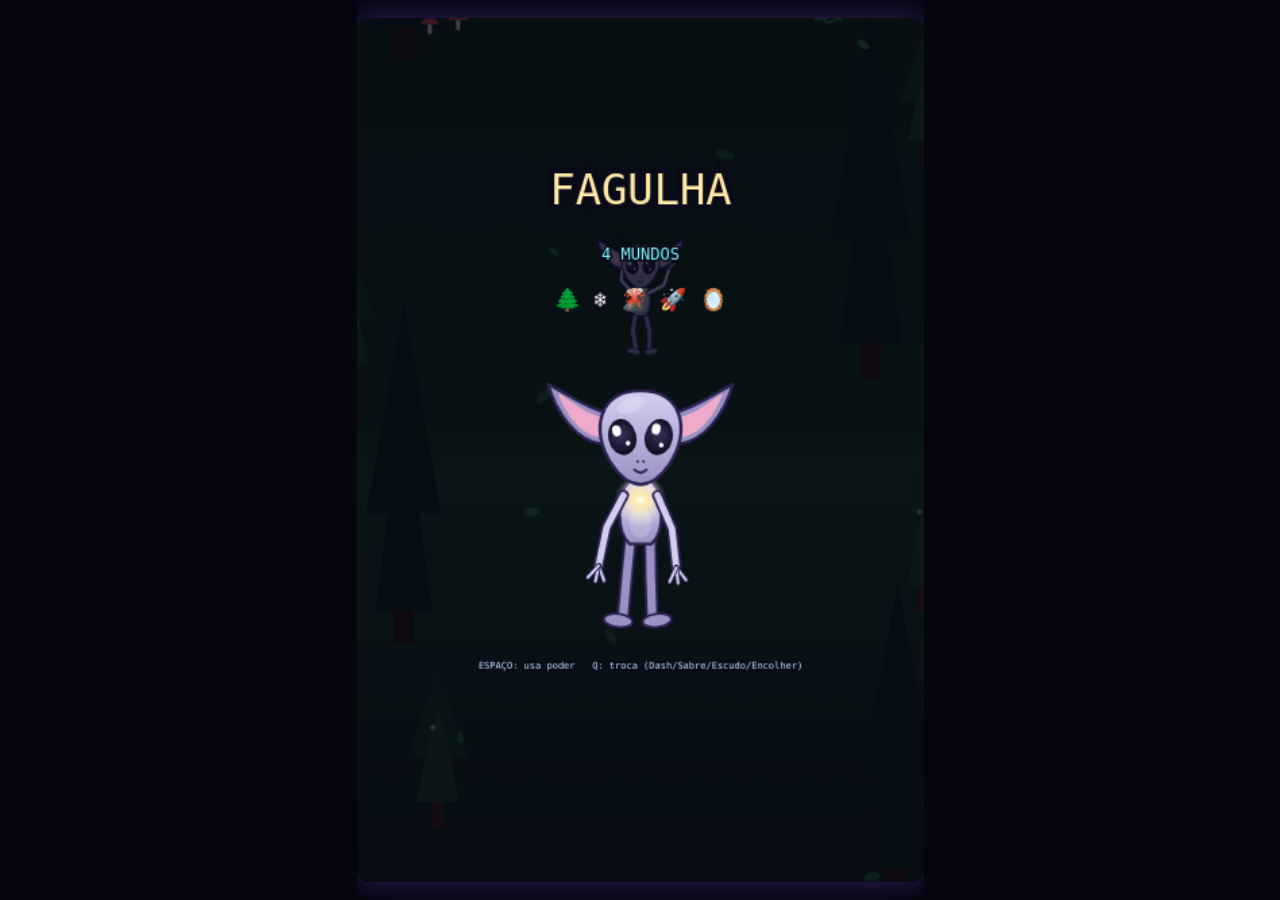
<file: aula6-fagulha-4-mundos.html>
<!DOCTYPE html>
<html lang="pt-BR">
<head>
<meta charset="UTF-8">
<meta name="viewport" content="width=device-width, initial-scale=1.0">
<title>Fagulha — 4 Mundos</title>
<style>
  html, body { margin: 0; height: 100%; background: #05050f; display: flex; align-items: center; justify-content: center; overflow: hidden; }
  canvas { width: min(96vw, calc(96vh * 420 / 640)); height: auto; background: #0a0a18; border-radius: 12px; box-shadow: 0 0 30px rgba(140,90,255,.35); touch-action: none; }
</style>
</head>
<body>
<canvas id="game" width="420" height="640"></canvas>
<script>
/* ============================================================
   FAGULHA (personagem) — não mexer na forma, só nas cores/pose
   ============================================================ */
function drawFagulha(c, x, y, s, t, o) {
  o = o || {};
  const glow = o.glow === undefined ? '#ffe9a8' : o.glow;
  const pose = o.pose || 'fall';
  const hit = !!o.hit;
  const sw = Math.sin(t * 7), sw2 = Math.sin(t * 7 + 1.9);
  const blink = (t % 3.4) > 3.27 ? 0.12 : 1;
  const ear = Math.sin(t * 3.2) * 5;
  const skinL = hit ? '#f0c4c4' : '#d3cdf0', skinD = hit ? '#d99a9a' : '#9a91c4', line = '#2b2350';
  c.save(); c.translate(x, y); c.scale(s, s);
  if (o.alpha !== undefined) c.globalAlpha = o.alpha;
  c.rotate((o.vx || 0) * 0.16);
  c.lineJoin = 'round'; c.lineCap = 'round';

  const P = { fall: [32, 78, 78, 12], stand: [-62, -78, -82, -6], cheer: [62, 88, 78, 8] }[pose];
  for (const sd of [-1, 1]) {
    const ph = sd === -1 ? sw : sw2;
    const hx = sd * 8, hy = 38;
    const kx = hx + sd * (5 + P[3] * .3) + ph * 3, ky = hy + 32;
    const fx = kx + sd * 3 + ph * (pose === 'fall' ? 9 : 2), fy = ky + 34;
    c.strokeStyle = line; c.lineWidth = 11; c.beginPath(); c.moveTo(hx, hy); c.lineTo(kx, ky); c.lineTo(fx, fy); c.stroke();
    c.strokeStyle = skinD; c.lineWidth = 7; c.beginPath(); c.moveTo(hx, hy); c.lineTo(kx, ky); c.lineTo(fx, fy); c.stroke();
    c.fillStyle = skinD; c.strokeStyle = line; c.lineWidth = 2;
    c.beginPath(); c.ellipse(fx + sd * 4, fy + 3, 12, 5.5, sd * -.12, 0, 7); c.fill(); c.stroke();
  }
  const gb = c.createLinearGradient(0, -6, 0, 46); gb.addColorStop(0, skinL); gb.addColorStop(1, skinD);
  c.fillStyle = gb; c.strokeStyle = line; c.lineWidth = 2.4;
  c.beginPath(); c.moveTo(-9, -8); c.bezierCurveTo(-20, 4, -20, 34, -9, 44); c.lineTo(9, 44); c.bezierCurveTo(20, 34, 20, 4, 9, -8); c.closePath(); c.fill(); c.stroke();
  c.fillStyle = 'rgba(255,255,255,.18)'; c.beginPath(); c.ellipse(0, 26, 9, 13, 0, 0, 7); c.fill();
  if (glow) {
    const r = 9 + Math.sin(t * 5) * 1.6, g = c.createRadialGradient(0, 8, 0, 0, 8, r * 2.2);
    g.addColorStop(0, '#fff'); g.addColorStop(.25, glow); g.addColorStop(1, 'rgba(255,255,255,0)');
    c.fillStyle = g; c.beginPath(); c.arc(0, 8, r * 2.2, 0, 7); c.fill();
  }
  for (const sd of [-1, 1]) {
    const ph = sd === -1 ? sw : sw2;
    const a1 = (P[0] + ph * (pose === 'fall' ? 16 : 5)) * Math.PI / 180, a2 = (P[1] + ph * (pose === 'fall' ? 18 : 6)) * Math.PI / 180;
    const sx = sd * 14, sy = 4;
    const ex = sx + sd * 30 * Math.cos(a1), ey = sy - 30 * Math.sin(a1);
    const hx = ex + sd * 32 * Math.cos(a2), hy = ey - 32 * Math.sin(a2);
    c.strokeStyle = line; c.lineWidth = 9; c.beginPath(); c.moveTo(sx, sy); c.lineTo(ex, ey); c.lineTo(hx, hy); c.stroke();
    c.strokeStyle = skinL; c.lineWidth = 5.4; c.beginPath(); c.moveTo(sx, sy); c.lineTo(ex, ey); c.lineTo(hx, hy); c.stroke();
    const dir = Math.atan2(hy - ey, hx - ex);
    for (const k of [-.55, 0, .55]) {
      const fx = hx + Math.cos(dir + k) * 13, fy = hy + Math.sin(dir + k) * 13;
      c.strokeStyle = line; c.lineWidth = 4.2; c.beginPath(); c.moveTo(hx, hy); c.lineTo(fx, fy); c.stroke();
      c.strokeStyle = skinL; c.lineWidth = 2.2; c.beginPath(); c.moveTo(hx, hy); c.lineTo(fx, fy); c.stroke();
    }
  }
  c.fillStyle = skinD; c.fillRect(-5, -14, 10, 10);
  for (const sd of [-1, 1]) {
    c.fillStyle = skinD; c.strokeStyle = line; c.lineWidth = 2.4;
    c.beginPath(); c.moveTo(sd * 27, -64); c.bezierCurveTo(sd * 46, -70 - ear * .5, sd * 66, -88 - ear, sd * 76, -92 - ear);
    c.bezierCurveTo(sd * 70, -66, sd * 54, -40, sd * 30, -38); c.closePath(); c.fill(); c.stroke();
    c.fillStyle = hit ? '#e8a0a0' : '#eeaacb';
    c.beginPath(); c.moveTo(sd * 32, -60); c.bezierCurveTo(sd * 48, -66 - ear * .4, sd * 60, -80 - ear * .8, sd * 68, -84 - ear * .8);
    c.bezierCurveTo(sd * 62, -64, sd * 50, -46, sd * 34, -44); c.closePath(); c.fill();
  }
  const gh = c.createLinearGradient(0, -80, 0, -4); gh.addColorStop(0, skinL); gh.addColorStop(1, skinD);
  c.fillStyle = gh; c.strokeStyle = line; c.lineWidth = 2.6;
  c.beginPath(); c.moveTo(0, -82); c.bezierCurveTo(34, -82, 42, -50, 24, -22); c.bezierCurveTo(16, -10, 7, -5, 0, -5);
  c.bezierCurveTo(-7, -5, -16, -10, -24, -22); c.bezierCurveTo(-42, -50, -34, -82, 0, -82); c.closePath(); c.fill(); c.stroke();
  c.fillStyle = 'rgba(255,255,255,.22)'; c.beginPath(); c.ellipse(-8, -70, 12, 6, -.4, 0, 7); c.fill();
  const look = (o.vx || 0) * 3;
  for (const sd of [-1, 1]) {
    c.save(); c.translate(sd * 15, -44); c.rotate(sd * .22);
    if (hit) {
      c.strokeStyle = line; c.lineWidth = 3.4; c.beginPath(); c.moveTo(-8, -8); c.lineTo(8, 8); c.moveTo(8, -8); c.lineTo(-8, 8); c.stroke();
    } else {
      c.scale(1, blink);
      const ge = c.createRadialGradient(-2, -4, 1, 0, 0, 16); ge.addColorStop(0, '#3a3560'); ge.addColorStop(1, '#0a0716');
      c.fillStyle = ge; c.beginPath(); c.ellipse(0, 0, 11.5, 15, 0, 0, 7); c.fill();
      c.fillStyle = '#fff'; c.beginPath(); c.ellipse(-3.5 + look, -6, 3.6, 4.6, 0, 0, 7); c.fill();
      c.beginPath(); c.arc(3.5 + look * .6, 6, 1.9, 0, 7); c.fill();
    }
    c.restore();
  }
  c.fillStyle = line; c.beginPath(); c.arc(-2.4, -24, 1.1, 0, 7); c.arc(2.4, -24, 1.1, 0, 7); c.fill();
  c.strokeStyle = line; c.lineWidth = 2; c.beginPath();
  if (hit) c.ellipse(0, -15, 3, 4, 0, 0, 7); else { c.moveTo(-5, -17); c.quadraticCurveTo(0, -12.5, 5, -17); }
  c.stroke();
  c.restore();
}

/* ============================================================
   CONFIGURAÇÕES
   ============================================================ */
const cv = document.getElementById('game'), c = cv.getContext('2d');
const W = 420, H = 640;
const PY = 190;
const BASE_V = 230;
const META_M = 1250;               // metros para vencer o jogo
const MUNDO_M = 250;               // metros por mundo (referência do tamanho de cada mundo)
const WORLD_BOUNDS = [250, 500, 750, 1000, 1250];   // metros onde aparece o portal de cada mundo
const NOMES_MUNDO = ['FLORESTA ENCANTADA', 'GELEIRA ETERNA', 'VULCÃO ARDENTE', 'ESPAÇO PROFUNDO', 'MUNDO DOS ESPELHOS'];
const ICONE_MUNDO = ['🌲', '❄️', '🌋', '🚀', '🪞'];
const WORLD_SPEED_MUL = [1, 1.15, 1.32, 1.55, 1.7];   // mundo 4 cai bem mais rápido que o mundo 1
const DASH_DUR = .22, DASH_LOCK = 2.3, DASH_SPEED = 920;      // poder 0: dash
const SABRE_DUR = 2.6, SABRE_LOCK = 8.5;                      // poder 1: sabre de luz
const SABRE_RX = 76, SABRE_RY_BAIXO = 150, SABRE_RY_CIMA = 60; // alcance maior pra baixo — corta o que vem subindo pela tela
const SHIELD_DUR = 5, SHIELD_LOCK = 9.5;                      // poder 2: escudo (bolha que aguenta 1 golpe)
const SHRINK_DUR = 4, SHRINK_LOCK = 10;                       // poder 3: encolher (metade do tamanho)
const NOMES_PODER = ['DASH', 'SABRE', 'ESCUDO', 'ENCOLHER'];
const CORES_PODER = ['#bfe8ff', '#7CFF9E', '#ffe066', '#c9a6ff'];
const clamp = (v, a, b) => Math.max(a, Math.min(b, v));
const rnd = (a, b) => a + Math.random() * (b - a);
const lerp = (a, b, k) => a + (b - a) * k;

/* ============================================================
   ÁUDIO (Web Audio API — sem arquivos externos)
   ============================================================ */
let actx = null;
function audioLigar() { if (!actx) { try { actx = new (window.AudioContext || window.webkitAudioContext)(); } catch (e) { actx = null; } } if (actx && actx.state === 'suspended') actx.resume(); }
function tom(freq, dur, tipo, vol, quando, freqFim) {
  if (!actx) return;
  const t0 = actx.currentTime + (quando || 0);
  const osc = actx.createOscillator(), g = actx.createGain();
  osc.type = tipo || 'sine'; osc.frequency.setValueAtTime(freq, t0);
  if (freqFim) osc.frequency.exponentialRampToValueAtTime(Math.max(20, freqFim), t0 + dur);
  g.gain.setValueAtTime(0.0001, t0);
  g.gain.linearRampToValueAtTime(vol || .18, t0 + .02);
  g.gain.exponentialRampToValueAtTime(0.0001, t0 + dur);
  osc.connect(g); g.connect(actx.destination);
  osc.start(t0); osc.stop(t0 + dur + .02);
}
function ruido(dur, vol, quando) {
  if (!actx) return;
  const t0 = actx.currentTime + (quando || 0);
  const buf = actx.createBuffer(1, actx.sampleRate * dur, actx.sampleRate);
  const d = buf.getChannelData(0);
  for (let i = 0; i < d.length; i++) d[i] = (Math.random() * 2 - 1) * (1 - i / d.length);
  const src = actx.createBufferSource(); src.buffer = buf;
  const g = actx.createGain(); g.gain.setValueAtTime(vol || .12, t0); g.gain.exponentialRampToValueAtTime(0.0001, t0 + dur);
  src.connect(g); g.connect(actx.destination); src.start(t0);
}
function somCristal() { const base = [660, 520, 880, 990, 740][world]; tom(base, .18, 'triangle', .16); tom(base * 1.5, .16, 'sine', .1, .04); }
function somDano() { tom(140, .22, 'sawtooth', .18, 0, 60); ruido(.15, .1); }
function somGameOver() { tom(300, .5, 'sawtooth', .16, 0, 60); tom(200, .6, 'sawtooth', .12, .15, 40); }
function somMudancaMundo() {
  const seqs = [[523, 659, 784], [784, 659, 987], [110, 90, 220], [1200, 1800, 2400], [660, 660, 990]];
  const tipos = ['triangle', 'sine', 'sawtooth', 'square', 'triangle'];
  const s = seqs[world], tp = tipos[world];
  s.forEach((f, i) => tom(f, .16, tp, .14, i * .09));
  ruido(.3, .06);
}
function somVitoria() {
  const notas = [523, 659, 784, 1046, 1318];
  notas.forEach((f, i) => tom(f, .28, 'triangle', .18, i * .14));
}
function somDash() { tom(900, .16, 'sine', .16, 0, 260); ruido(.12, .08); }
function somSabreOn() { tom(180, .35, 'sawtooth', .1, 0, 620); tom(700, .12, 'sine', .12, .05); }
function somCorte() { tom(1400, .08, 'square', .12, 0, 500); }
function somEscudoOn() { tom(500, .22, 'triangle', .16, 0, 900); }
function somEscudoAbsorve() { tom(300, .18, 'sine', .18, 0, 700); ruido(.1, .08); }
function somTrocarPoder() { tom(700, .07, 'square', .1); }
function somEncolherOn() { tom(1000, .16, 'sine', .14, 0, 1800); }
function somEspelhoDano() { tom(160, .2, 'sawtooth', .16, 0, 70); ruido(.12, .08); }

/* ============================================================
   ESTADO DO JOGO
   ============================================================ */
let estado = 'inicio';          // inicio | jogando | gameover | vitoria
let t = 0, dist = 0, vel = BASE_V;
let vidas = 3, invenc = 0, cristais = 0, shake = 0, flash = 0;
const jog = { x: W / 2, vx: 0, dir: 1 };
let obst = [], gems = [], fx = [], ambiente = [];
let spawnT = 1, gemT = 1;
const keys = { left: false, right: false };

/* ---------- poderes ---------- */
let poderAtivo = 0;               // 0 = dash, 1 = sabre, 2 = escudo — trocado com Q
let dashTimer = 0, dashDir = 1, dashGhosts = [];
let sabreTimer = 0;
let shieldTimer = 0, shieldBolha = false, shieldBolhaT = 0;
let shrinkTimer = 0;
function dashAtivo() { return dashTimer > DASH_LOCK - DASH_DUR; }
function sabreAtivo() { return sabreTimer > SABRE_LOCK - SABRE_DUR; }
function shrinkAtivo() { return shrinkTimer > SHRINK_LOCK - SHRINK_DUR; }

/* ---------- mundos ---------- */
let world = 0;
let bannerT = 0;                  // tempo restante mostrando nome do mundo
let proxTransicao = 0;             // índice (0..3) da próxima fronteira/portal a cruzar
let portal = null;                 // portal ativo na tela (null = nenhum)

function metros() { return dist / 10; }

function gerarAmbiente(w) {
  const arr = [];
  if (w === 0) { // floresta: vaga-lumes + poeira mágica
    for (let i = 0; i < 22; i++) arr.push({ tp: 'vagalume', x: rnd(0, W), y: rnd(0, H), r: rnd(1.4, 2.6), fase: rnd(0, 6.28), vx: rnd(-6, 6) });
  } else if (w === 1) { // geleira: neve
    for (let i = 0; i < 34; i++) arr.push({ tp: 'neve', x: rnd(0, W), y: rnd(0, H), r: rnd(1.2, 3.2), vy: rnd(20, 55), vx: rnd(-14, 14), fase: rnd(0, 6.28) });
  } else if (w === 2) { // vulcão: brasas e cinzas
    for (let i = 0; i < 26; i++) arr.push({ tp: 'brasa', x: rnd(0, W), y: rnd(0, H), r: rnd(1.4, 3.4), vy: rnd(-70, -30), vx: rnd(-10, 10), fase: rnd(0, 6.28) });
  } else if (w === 3) { // espaço: estrelas cadentes/poeira + foguete cruzando ao fundo
    for (let i = 0; i < 30; i++) arr.push({ tp: 'poeira', x: rnd(0, W), y: rnd(0, H), r: rnd(.8, 2.2), fase: rnd(0, 6.28) });
    arr.push({ tp: 'foguete_bg', x: rnd(0, W), y: rnd(80, H - 80), vx: rnd(24, 40) * (Math.random() < .5 ? 1 : -1), vy: rnd(-8, 8), fase: rnd(0, 6.28) });
  } else { // mundo dos espelhos: brilhos flutuando
    for (let i = 0; i < 24; i++) arr.push({ tp: 'brilho', x: rnd(0, W), y: rnd(0, H), r: rnd(1, 2.4), fase: rnd(0, 6.28) });
  }
  return arr;
}

function gerarDecor(w) {
  // camadas de fundo (parallax): far, mid, floor, near — recriadas a cada troca de mundo
  const far = [], mid = [], floor = [], near = [];
  if (w === 0) {
    // floresta: árvores gigantes ancoradas nos cantos da tela (com tronco e copa), árvores médias,
    // vegetação rasteira (samambaias, flores, cogumelos pequenos) e folhas voando na frente
    for (let i = 0; i < 9; i++) { const esq = i % 2 === 0; far.push({ x: esq ? rnd(-35, 45) : rnd(W - 45, W + 35), seed: rnd(0, 1), h: rnd(175, 265), wgt: rnd(52, 76), tronco: rnd(13, 19) }); }
    for (let i = 0; i < 7; i++) { const esq = i % 2 === 0; const x = i < 5 ? (esq ? rnd(-10, 65) : rnd(W - 65, W + 10)) : rnd(70, W - 70); mid.push({ x, seed: rnd(0, 1), h: rnd(100, 160), wgt: rnd(30, 46), tronco: rnd(8, 12) }); }
    for (let i = 0; i < 16; i++) floor.push({ x: rnd(0, W), tp: Math.floor(rnd(0, 3)), s: rnd(.7, 1.3), fase: rnd(0, 6.28) });
    for (let i = 0; i < 10; i++) near.push({ x: rnd(0, W), seed: rnd(0, 1), s: rnd(.6, 1.3) });
  } else if (w === 1) {
    // geleira: icebergs gigantes e recortados ao fundo, blocos de gelo médios, banco de neve/pedras no chão, gelo picado na frente
    for (let i = 0; i < 6; i++) far.push({ x: (i * 110 + 20) % (W + 100) - 50, seed: rnd(0, 1), h: rnd(120, 200), wgt: rnd(70, 110) });
    for (let i = 0; i < 8; i++) mid.push({ x: (i * 80 + 10) % (W + 70) - 35, seed: rnd(0, 1), h: rnd(60, 120), wgt: rnd(30, 50) });
    for (let i = 0; i < 14; i++) floor.push({ x: rnd(0, W), tp: Math.floor(rnd(0, 2)), s: rnd(.6, 1.2), fase: rnd(0, 6.28) });
    for (let i = 0; i < 14; i++) near.push({ x: rnd(0, W), seed: rnd(0, 1), s: rnd(.5, 1.2) });
  } else if (w === 2) {
    // vulcão: paredes de rocha nas duas laterais formando uma garganta (sensação de cair DENTRO do vulcão), veios de lava, chão rachado, cinzas na frente
    for (let i = 0; i < 6; i++) { const esq = i % 2 === 0; far.push({ x: esq ? rnd(-50, 35) : rnd(W - 35, W + 50), seed: rnd(0, 1), h: rnd(230, 330), wgt: rnd(130, 175) }); }
    for (let i = 0; i < 7; i++) { const esq = i % 2 === 0; mid.push({ x: esq ? rnd(-15, 60) : rnd(W - 60, W + 15), seed: rnd(0, 1), h: rnd(150, 220), wgt: rnd(70, 100) }); }
    for (let i = 0; i < 10; i++) floor.push({ x: rnd(0, W), tp: Math.floor(rnd(0, 2)), s: rnd(.7, 1.3), fase: rnd(0, 6.28) });
    for (let i = 0; i < 8; i++) near.push({ x: rnd(0, W), seed: rnd(0, 1), s: rnd(.7, 1.4) });
  } else if (w === 3) {
    // espaço: planetas e galáxias distantes, estrelas médias, campo de detritos/asteroides próximo, estrelas rápidas na frente
    for (let i = 0; i < 3; i++) far.push({ x: rnd(0, W), seed: rnd(0, 1), r: rnd(30, 70) });
    for (let i = 0; i < 40; i++) mid.push({ x: rnd(0, W), seed: rnd(0, 1) });
    for (let i = 0; i < 12; i++) floor.push({ x: rnd(0, W), tp: Math.floor(rnd(0, 2)), s: rnd(.5, 1.1), fase: rnd(0, 6.28) });
    for (let i = 0; i < 55; i++) near.push({ x: rnd(0, W), seed: rnd(0, 1) });
  } else {
    // mundo dos espelhos: colunas de vidro/espelho simétricas nas duas laterais
    for (let i = 0; i < 6; i++) { const esq = i % 2 === 0; far.push({ x: esq ? rnd(-20, 30) : rnd(W - 30, W + 20), seed: rnd(0, 1), h: rnd(180, 260), wgt: rnd(40, 60) }); }
    for (let i = 0; i < 8; i++) { const esq = i % 2 === 0; mid.push({ x: esq ? rnd(0, 50) : rnd(W - 50, W), seed: rnd(0, 1), h: rnd(100, 160), wgt: rnd(24, 36) }); }
    for (let i = 0; i < 10; i++) floor.push({ x: rnd(0, W), tp: Math.floor(rnd(0, 2)), s: rnd(.6, 1.2), fase: rnd(0, 6.28) });
    for (let i = 0; i < 20; i++) near.push({ x: rnd(0, W), seed: rnd(0, 1), s: rnd(.5, 1.1) });
  }
  return { far, mid, floor, near };
}
let decor = gerarDecor(0);

function trocarMundo(novo) {
  world = novo;
  bannerT = 1.15;
  shake = .4; flash = .6;
  ambiente = gerarAmbiente(world);
  decor = gerarDecor(world);
  obst = []; gems = [];
  burst(jog.x, PY, ['#7CFF9E', '#bfe8ff', '#ffb14e', '#8fb8ff', '#e8e8f8'][world], 30, 200);
  audioLigar(); somMudancaMundo();
}

/* ============================================================
   RESET / CONTROLES
   ============================================================ */
function resetar() {
  estado = 'jogando'; t = 0; dist = 0; vidas = 3; invenc = 0; cristais = 0; shake = 0; flash = 0;
  jog.x = W / 2; jog.vx = 0; obst = []; gems = []; fx = []; spawnT = 1; gemT = 1;
  world = 0; bannerT = 1.15; proxTransicao = 0; portal = null;
  dashTimer = 0; sabreTimer = 0; dashGhosts = []; shieldTimer = 0; shieldBolha = false; shieldBolhaT = 0; shrinkTimer = 0; poderAtivo = 0;
  ambiente = gerarAmbiente(0); decor = gerarDecor(0);
}
addEventListener('keydown', e => {
  const k = e.code;
  if (['Space', 'ArrowLeft', 'ArrowRight', 'ArrowUp', 'ArrowDown', 'Tab', 'KeyQ'].includes(k)) e.preventDefault();
  audioLigar();
  if (estado !== 'jogando') { if (k === 'Space' || k === 'Enter' || k === 'KeyR') resetar(); return; }
  if (k === 'ArrowLeft' || k === 'KeyA') keys.left = true;
  if (k === 'ArrowRight' || k === 'KeyD') keys.right = true;
  if (k === 'KeyQ') { poderAtivo = (poderAtivo + 1) % 4; somTrocarPoder(); }
  if (k === 'Space') {
    if (poderAtivo === 0 && dashTimer <= 0) {
      dashTimer = DASH_LOCK;
      dashDir = (keys.left ? -1 : keys.right ? 1 : jog.dir) || 1;
      somDash();
    } else if (poderAtivo === 1 && sabreTimer <= 0) {
      sabreTimer = SABRE_LOCK;
      somSabreOn();
    } else if (poderAtivo === 2 && shieldTimer <= 0) {
      shieldTimer = SHIELD_LOCK; shieldBolhaT = SHIELD_DUR; shieldBolha = true;
      somEscudoOn();
    } else if (poderAtivo === 3 && shrinkTimer <= 0) {
      shrinkTimer = SHRINK_LOCK;
      somEncolherOn();
    }
  }
});
addEventListener('keyup', e => {
  if (e.code === 'ArrowLeft' || e.code === 'KeyA') keys.left = false;
  if (e.code === 'ArrowRight' || e.code === 'KeyD') keys.right = false;
});
let touchX = null;
cv.addEventListener('pointerdown', e => { audioLigar(); if (estado !== 'jogando') { resetar(); return; } touchX = e.clientX; });
cv.addEventListener('pointermove', e => {
  if (touchX === null || estado !== 'jogando') return;
  const rect = cv.getBoundingClientRect(); const rel = (e.clientX - rect.left) / rect.width * W;
  keys.left = rel < jog.x - 6; keys.right = rel > jog.x + 6;
});
cv.addEventListener('pointerup', () => { touchX = null; keys.left = false; keys.right = false; });

/* ============================================================
   PARTÍCULAS DE IMPACTO
   ============================================================ */
function burst(x, y, cor, n, v) {
  for (let i = 0; i < n; i++) { const a = Math.random() * 6.283, s = rnd(30, v || 140); fx.push({ x, y, vx: Math.cos(a) * s, vy: Math.sin(a) * s, life: rnd(.3, .7), max: .7, cor, r: rnd(1.5, 3.6) }); }
}

/* ============================================================
   OBSTÁCULOS — criação por mundo
   ============================================================ */
function criarObstaculo() {
  const w = world;
  if (w === 0) spawnFloresta();
  else if (w === 1) spawnGeleira();
  else if (w === 2) spawnVulcao();
  else if (w === 3) spawnEspaco();
  else spawnEspelhos();
}
function spawnFloresta() {
  const r = Math.random();
  if (r < .18) obst.push({ tp: 'tronco', x: rnd(60, W - 60), y: H + 50, w: rnd(70, 100), h: rnd(34, 44), rot: rnd(-.2, .2) });
  else if (r < .34) obst.push({ tp: 'pedra_f', x: rnd(50, W - 50), y: H + 40, w: rnd(46, 76), h: rnd(38, 54) });
  else if (r < .5) obst.push({ tp: 'cogumelo', x: rnd(60, W - 60), y: H + 50, w: rnd(60, 90), h: rnd(50, 70) });
  else if (r < .7) obst.push({ tp: 'abelha', x: rnd(0, 1) < .5 ? -20 : W + 20, y: rnd(120, 420), w: 26, h: 20, vx: rnd(90, 140) * (Math.random() < .5 ? 1 : -1), fase: rnd(0, 6.28) });
  else if (r < .85) obst.push({ tp: 'cipo', x: rnd(60, W - 60), y: -20, w: 14, h: rnd(90, 160), balan: rnd(0, 6.28), preso: true });
  else obst.push({ tp: 'teia', x: W / 2, y: H + 60, gapOff: rnd(-120, 120), gapW: rnd(70, 100) }); // teia de aranha gigante — obstáculo com um vão pra passar
}
function spawnGeleira() {
  const r = Math.random();
  if (r < .24) obst.push({ tp: 'estalactite', x: rnd(40, W - 40), y: -30, w: rnd(26, 40), h: rnd(60, 100), preso: true });
  else if (r < .44) obst.push({ tp: 'bloco_gelo', x: rnd(50, W - 50), y: H + 40, w: rnd(50, 78), h: rnd(46, 64), rotV: rnd(-1, 1) });
  else if (r < .62) obst.push({ tp: 'cristal_gelo', x: rnd(50, W - 50), y: H + 40, w: rnd(30, 44), h: rnd(56, 76) });
  else if (r < .78) obst.push({ tp: 'pinguim', x: rnd(0, 1) < .5 ? -24 : W + 24, y: rnd(140, 440), w: 24, h: 30, vx: rnd(100, 150) * (Math.random() < .5 ? 1 : -1) });
  else if (r < .88) obst.push({ tp: 'nevasca', x: W / 2, y: rnd(120, 420), w: W, h: rnd(60, 100), fase: 0, dur: rnd(1.4, 2.2) });
  else obst.push({ tp: 'avalanche', x: W / 2, y: H + 70, w: rnd(150, 200), h: rnd(90, 120), fase: rnd(0, 6.28) }); // avalanche de neve varrendo a tela
}
function spawnVulcao() {
  const r = Math.random();
  if (r < .2) obst.push({ tp: 'bola_fogo', x: rnd(50, W - 50), y: H + 30, w: 30, h: 30, vyMul: rnd(1.2, 1.6) });
  else if (r < .4) obst.push({ tp: 'rocha_v', x: rnd(50, W - 50), y: H + 40, w: rnd(50, 84), h: rnd(42, 60) });
  else if (r < .56) obst.push({ tp: 'jato_lava', x: rnd(60, W - 60), y: H + 10, w: rnd(34, 50), h: 10, fase: 0, dur: rnd(1.2, 1.8), ativo: false, t0: rnd(.2, .8) });
  else if (r < .74) obst.push({ tp: 'meteoro_v', x: rnd(50, W - 50), y: -30, w: rnd(30, 46), h: rnd(30, 46), rot: 0, rotV: rnd(2, 5) });
  else if (r < .88) obst.push({ tp: 'criatura_magma', x: rnd(0, 1) < .5 ? -24 : W + 24, y: rnd(150, 440), w: 34, h: 28, vx: rnd(80, 120) * (Math.random() < .5 ? 1 : -1), fase: rnd(0, 6.28) });
  else obst.push({ tp: 'bolha_gas', x: rnd(60, W - 60), y: H + 40, r: 6, rMax: rnd(26, 38), fase: 0, dur: rnd(1.6, 2.4) }); // bolha de gás vulcânico que cresce e estoura
}
function spawnEspaco() {
  const r = Math.random();
  if (r < .2) obst.push({ tp: 'meteoro_e', x: rnd(40, W - 40), y: H + 40, w: rnd(34, 58), h: rnd(34, 58), rot: 0, rotV: rnd(1.5, 4) });
  else if (r < .36) obst.push({ tp: 'satelite', x: rnd(0, 1) < .5 ? -24 : W + 24, y: rnd(120, 440), w: 40, h: 26, vx: rnd(90, 130) * (Math.random() < .5 ? 1 : -1) });
  else if (r < .5) obst.push({ tp: 'fragmento', x: rnd(50, W - 50), y: H + 50, w: rnd(60, 96), h: rnd(50, 78) });
  else if (r < .66) obst.push({ tp: 'laser_e', x: rnd(60, W - 60), y: -20, w: 12, h: rnd(120, 200), preso: true, fase: rnd(0, 6.28), dur: rnd(1.1, 1.7) });
  else if (r < .8) obst.push({ tp: 'buraco_negro', x: rnd(60, W - 60), y: H + 60, r: rnd(20, 30), rot: 0 });
  else obst.push({ tp: 'astronauta', x: rnd(0, 1) < .5 ? -30 : W + 30, y: rnd(120, 440), w: 24, h: 34, vx: rnd(45, 75) * (Math.random() < .5 ? 1 : -1), vy: rnd(-18, 18), rot: rnd(0, 6.28), rotV: rnd(-1.2, 1.2) }); // astronauta à deriva
}
function spawnEspelhos() {
  obst.push({ tp: 'estilhaco', x: rnd(50, W - 50), y: H + 40, w: rnd(34, 56), h: rnd(34, 56), rot: rnd(0, 6.28), rotV: rnd(-2, 2) }); // estilhaço de espelho
}

/* ---------- desenho de obstáculos ---------- */
function desenharObstaculo(o) {
  c.save(); c.translate(o.x, o.y);
  switch (o.tp) {
    /* ---- FLORESTA ---- */
    case 'tronco': {
      c.rotate(o.rot);
      const g = c.createLinearGradient(-o.w / 2, 0, o.w / 2, 0); g.addColorStop(0, '#5a3a20'); g.addColorStop(.5, '#7a5230'); g.addColorStop(1, '#432815');
      c.fillStyle = g; c.strokeStyle = '#2a1608'; c.lineWidth = 2.4;
      c.beginPath(); c.roundRect(-o.w / 2, -o.h / 2, o.w, o.h, 8); c.fill(); c.stroke();
      c.strokeStyle = 'rgba(0,0,0,.25)'; c.lineWidth = 2;
      for (let i = -2; i <= 2; i++) { c.beginPath(); c.moveTo(-o.w / 2 + 6, i * o.h / 6); c.quadraticCurveTo(0, i * o.h / 6 + 4, o.w / 2 - 6, i * o.h / 6); c.stroke(); }
      break;
    }
    case 'pedra_f': {
      c.fillStyle = '#6b7266'; c.strokeStyle = '#333b30'; c.lineWidth = 2.4;
      c.beginPath(); c.moveTo(-o.w / 2, o.h / 2); c.lineTo(-o.w / 2 + 6, -o.h / 3); c.lineTo(-o.w / 5, -o.h / 2); c.lineTo(o.w / 4, -o.h / 2 + 4);
      c.lineTo(o.w / 2 - 4, -o.h / 5); c.lineTo(o.w / 2, o.h / 2); c.closePath(); c.fill(); c.stroke();
      c.fillStyle = '#3a4a2e'; c.beginPath(); c.ellipse(-o.w / 6, o.h / 3, 6, 3, 0, 0, 7); c.fill();
      break;
    }
    case 'cogumelo': {
      c.fillStyle = '#e9e3d0'; c.fillRect(-o.w * .12, 0, o.w * .24, o.h * .5);
      const g = c.createRadialGradient(0, -o.h * .1, 4, 0, -o.h * .1, o.w * .6);
      g.addColorStop(0, '#ff8f9e'); g.addColorStop(1, '#c1354f');
      c.fillStyle = g; c.strokeStyle = '#5a1526'; c.lineWidth = 2.2;
      c.beginPath(); c.ellipse(0, -o.h * .1, o.w * .5, o.h * .42, 0, Math.PI, 0); c.fill(); c.stroke();
      c.fillStyle = '#fff';
      for (const p of [[-.22, -.28], [.15, -.1], [-.02, -.36], [.28, -.3]]) { c.beginPath(); c.ellipse(p[0] * o.w, p[1] * o.h, 4.5, 3.4, 0, 0, 7); c.fill(); }
      break;
    }
    case 'abelha': {
      c.rotate(Math.sin(o.fase) * .3);
      c.fillStyle = 'rgba(255,255,255,.5)'; c.beginPath(); c.ellipse(-6, -8, 9, 5, .5, 0, 7); c.ellipse(6, -8, 9, 5, -.5, 0, 7); c.fill();
      c.fillStyle = '#3a2b0a'; c.beginPath(); c.ellipse(0, 0, 13, 9, 0, 0, 7); c.fill();
      c.fillStyle = '#ffcc33'; c.fillRect(-13, -5, 26, 3.4); c.fillRect(-13, 2, 26, 3.4);
      break;
    }
    case 'cipo': {
      const seg = 8;
      c.strokeStyle = '#2f5c2a'; c.lineWidth = o.w; c.lineCap = 'round';
      c.beginPath(); c.moveTo(0, 0);
      for (let i = 1; i <= seg; i++) { const yy = (o.h / seg) * i; c.lineTo(Math.sin(o.balan + i * .6) * 14, yy); }
      c.stroke();
      c.fillStyle = '#3d7a34';
      for (let i = 2; i < seg; i += 2) { const yy = (o.h / seg) * i, xx = Math.sin(o.balan + i * .6) * 14; c.beginPath(); c.ellipse(xx + 8, yy, 6, 3.6, .6, 0, 7); c.fill(); }
      break;
    }
    case 'teia': {
      // teia de aranha gigante presa nas laterais, com um vão seguro no meio
      const gL = o.gapOff - o.gapW / 2, gR = o.gapOff + o.gapW / 2;
      c.strokeStyle = 'rgba(225,255,230,.6)'; c.lineWidth = 1.3;
      const desenharLado = (de, ate) => {
        const anchorY = -44;
        for (let i = 0; i <= 4; i++) { const x = de + (ate - de) * (i / 4); c.beginPath(); c.moveTo(0, anchorY); c.lineTo(x, 42); c.stroke(); }
        for (let r = 0; r < 4; r++) {
          c.beginPath();
          for (let i = 0; i <= 8; i++) { const k = i / 8, x = de + (ate - de) * k, y = anchorY + (42 - anchorY) * (.35 + r * .18); c.lineTo(x, y + Math.sin(k * Math.PI) * -6); }
          c.stroke();
        }
      };
      desenharLado(-W / 2 + 6, gL);
      desenharLado(gR, W / 2 - 6);
      // aranha pequena perto do vão
      c.fillStyle = '#1a1a1a'; c.beginPath(); c.ellipse(gL - 14, 8, 6, 4.4, 0, 0, 7); c.fill();
      c.strokeStyle = '#1a1a1a'; c.lineWidth = 1.2;
      for (const k of [-1, 1]) { c.beginPath(); c.moveTo(gL - 14, 8); c.lineTo(gL - 14 + k * 9, 2); c.stroke(); c.beginPath(); c.moveTo(gL - 14, 8); c.lineTo(gL - 14 + k * 9, 14); c.stroke(); }
      break;
    }
    /* ---- GELEIRA ---- */
    case 'estalactite': {
      const g = c.createLinearGradient(0, 0, 0, o.h); g.addColorStop(0, '#dff5ff'); g.addColorStop(1, '#8fd6f2');
      c.fillStyle = g; c.strokeStyle = '#5aa8c9'; c.lineWidth = 2;
      c.beginPath(); c.moveTo(-o.w / 2, 0); c.lineTo(o.w / 2, 0); c.lineTo(0, o.h); c.closePath(); c.fill(); c.stroke();
      c.fillStyle = 'rgba(255,255,255,.6)'; c.beginPath(); c.moveTo(-o.w / 4, 2); c.lineTo(0, o.h * .8); c.lineTo(-o.w / 8, o.h * .5); c.closePath(); c.fill();
      break;
    }
    case 'bloco_gelo': {
      c.rotate((o.rotV || 0) * t * .3 % 6.283 * 0);
      const g = c.createLinearGradient(-o.w / 2, -o.h / 2, o.w / 2, o.h / 2); g.addColorStop(0, '#eafcff'); g.addColorStop(1, '#7ec8e3');
      c.fillStyle = g; c.strokeStyle = '#3f7f9c'; c.lineWidth = 2.4;
      c.beginPath(); c.roundRect(-o.w / 2, -o.h / 2, o.w, o.h, 6); c.fill(); c.stroke();
      c.strokeStyle = 'rgba(255,255,255,.7)'; c.lineWidth = 1.6;
      c.beginPath(); c.moveTo(-o.w / 3, -o.h / 3); c.lineTo(o.w / 4, o.h / 4); c.stroke();
      break;
    }
    case 'cristal_gelo': {
      const g = c.createLinearGradient(0, -o.h / 2, 0, o.h / 2); g.addColorStop(0, '#fff'); g.addColorStop(1, '#a9e6ff');
      c.fillStyle = g; c.strokeStyle = '#4a9bc2'; c.lineWidth = 2.2;
      c.beginPath(); c.moveTo(0, -o.h / 2); c.lineTo(o.w / 2, -o.h * .1); c.lineTo(o.w / 3, o.h / 2); c.lineTo(-o.w / 3, o.h / 2); c.lineTo(-o.w / 2, -o.h * .1); c.closePath(); c.fill(); c.stroke();
      break;
    }
    case 'pinguim': {
      c.fillStyle = '#222'; c.beginPath(); c.ellipse(0, 0, 11, 15, 0, 0, 7); c.fill();
      c.fillStyle = '#fff'; c.beginPath(); c.ellipse(0, 3, 7, 10, 0, 0, 7); c.fill();
      c.fillStyle = '#ff9a2e'; c.beginPath(); c.moveTo(0, -6); c.lineTo(6, -3); c.lineTo(0, -1); c.closePath(); c.fill();
      break;
    }
    case 'nevasca': {
      c.globalAlpha = .35 + Math.sin(o.fase * 6) * .1;
      const g = c.createLinearGradient(-o.w / 2, 0, o.w / 2, 0); g.addColorStop(0, 'rgba(255,255,255,0)'); g.addColorStop(.5, 'rgba(255,255,255,.9)'); g.addColorStop(1, 'rgba(255,255,255,0)');
      c.fillStyle = g; c.fillRect(-o.w / 2, -o.h / 2, o.w, o.h);
      break;
    }
    case 'avalanche': {
      // bola de neve/gelo gigante rolando e varrendo a tela de um lado a outro
      c.globalAlpha = .3;
      for (let i = 3; i >= 1; i--) { c.fillStyle = '#dff0fa'; c.beginPath(); c.ellipse(-i * 16, i * 5, o.w / 2 - i * 10, o.h / 2 - i * 6, 0, 0, 7); c.fill(); }
      c.globalAlpha = 1;
      const g = c.createRadialGradient(-o.w * .15, -o.h * .15, 4, 0, 0, o.w / 2);
      g.addColorStop(0, '#ffffff'); g.addColorStop(1, '#a9c8da');
      c.fillStyle = g; c.strokeStyle = '#7fa7bd'; c.lineWidth = 2.4;
      c.beginPath(); c.ellipse(0, 0, o.w / 2, o.h / 2, 0, 0, 7); c.fill(); c.stroke();
      c.fillStyle = 'rgba(120,150,165,.5)';
      for (const p of [[-.2, -.1], [.15, .12], [-.05, .22]]) { c.beginPath(); c.ellipse(p[0] * o.w, p[1] * o.h, 8, 5, 0, 0, 7); c.fill(); }
      break;
    }
    /* ---- VULCÃO ---- */
    case 'bola_fogo': {
      const g = c.createRadialGradient(0, 0, 2, 0, 0, o.w / 2); g.addColorStop(0, '#fff4c2'); g.addColorStop(.5, '#ff8a2e'); g.addColorStop(1, '#c22600');
      c.fillStyle = g; c.beginPath(); c.arc(0, 0, o.w / 2, 0, 7); c.fill();
      break;
    }
    case 'rocha_v': {
      c.fillStyle = '#3a2a26'; c.strokeStyle = '#160e0c'; c.lineWidth = 2.4;
      c.beginPath(); c.moveTo(-o.w / 2, o.h / 2); c.lineTo(-o.w / 2 + 8, -o.h / 3); c.lineTo(-o.w / 6, -o.h / 2); c.lineTo(o.w / 3, -o.h / 2 + 6);
      c.lineTo(o.w / 2, -o.h / 6); c.lineTo(o.w / 2, o.h / 2); c.closePath(); c.fill(); c.stroke();
      c.strokeStyle = '#ff7a1a'; c.lineWidth = 2; c.beginPath(); c.moveTo(-o.w / 6, -o.h / 3); c.lineTo(o.w / 8, o.h / 3); c.stroke();
      break;
    }
    case 'jato_lava': {
      if (!o.ativo) break;
      const g = c.createLinearGradient(0, 0, 0, -140); g.addColorStop(0, '#fff2a8'); g.addColorStop(.4, '#ff7a1a'); g.addColorStop(1, 'rgba(255,60,0,0)');
      c.fillStyle = g; c.beginPath(); c.moveTo(-o.w / 2, 0); c.lineTo(o.w / 2, 0); c.lineTo(o.w / 3, -140); c.lineTo(-o.w / 3, -140); c.closePath(); c.fill();
      break;
    }
    case 'meteoro_v': {
      c.rotate(o.rot);
      const g = c.createRadialGradient(-4, -4, 2, 0, 0, o.w / 2); g.addColorStop(0, '#ff9a4e'); g.addColorStop(1, '#552013');
      c.fillStyle = g; c.strokeStyle = '#2a0f08'; c.lineWidth = 2;
      c.beginPath(); c.arc(0, 0, o.w / 2, 0, 7); c.fill(); c.stroke();
      break;
    }
    case 'criatura_magma': {
      c.fillStyle = '#ff5b1f'; c.beginPath(); c.ellipse(0, Math.sin(o.fase) * 4, 17, 13, 0, 0, 7); c.fill();
      c.fillStyle = '#ffe27a'; c.beginPath(); c.arc(-6, -2, 3, 0, 7); c.arc(6, -2, 3, 0, 7); c.fill();
      break;
    }
    case 'bolha_gas': {
      // bolha de gás vulcânico que cresce até estourar
      const g = c.createRadialGradient(-o.r * .3, -o.r * .3, 1, 0, 0, o.r);
      g.addColorStop(0, 'rgba(255,240,200,.95)'); g.addColorStop(.55, 'rgba(255,150,50,.75)'); g.addColorStop(1, 'rgba(255,80,20,.15)');
      c.fillStyle = g; c.beginPath(); c.arc(0, 0, o.r, 0, 7); c.fill();
      c.strokeStyle = `rgba(255,220,150,${.4 + Math.sin(t * 8) * .3})`; c.lineWidth = 2; c.beginPath(); c.arc(0, 0, o.r, 0, 7); c.stroke();
      if (o.fase > o.dur * .6) { c.strokeStyle = '#3a0f06'; c.lineWidth = 1.4; c.beginPath(); c.moveTo(-o.r * .3, -o.r * .4); c.lineTo(0, 0); c.lineTo(o.r * .35, -o.r * .2); c.stroke(); }
      break;
    }
    /* ---- ESPAÇO ---- */
    case 'meteoro_e': {
      c.rotate(o.rot);
      c.fillStyle = '#8a8a94'; c.strokeStyle = '#3f3f48'; c.lineWidth = 2.2;
      c.beginPath(); c.moveTo(-o.w / 2, 0); c.lineTo(-o.w / 4, -o.h / 2); c.lineTo(o.w / 4, -o.h / 2.2); c.lineTo(o.w / 2, 0); c.lineTo(o.w / 4, o.h / 2); c.lineTo(-o.w / 4, o.h / 2.1); c.closePath(); c.fill(); c.stroke();
      c.fillStyle = '#5c5c66'; c.beginPath(); c.arc(-o.w / 6, -o.h / 8, 4, 0, 7); c.arc(o.w / 8, o.h / 6, 3, 0, 7); c.fill();
      break;
    }
    case 'satelite': {
      c.fillStyle = '#cfd6e0'; c.fillRect(-6, -6, 12, 12);
      c.fillStyle = '#3aa0ff'; c.fillRect(-22, -3, 14, 6); c.fillRect(8, -3, 14, 6);
      c.strokeStyle = '#8ab8ff'; c.lineWidth = 1; c.strokeRect(-22, -3, 14, 6); c.strokeRect(8, -3, 14, 6);
      c.fillStyle = '#ff5b5b'; c.beginPath(); c.arc(0, -7, 1.6, 0, 7); c.fill();
      break;
    }
    case 'fragmento': {
      c.fillStyle = '#5a4a6b'; c.strokeStyle = '#241c30'; c.lineWidth = 2.4;
      c.beginPath(); c.moveTo(-o.w / 2, 0); c.lineTo(-o.w / 4, -o.h / 2); c.lineTo(o.w / 3, -o.h / 2.4); c.lineTo(o.w / 2, o.h / 6); c.lineTo(0, o.h / 2); c.closePath(); c.fill(); c.stroke();
      c.fillStyle = '#8b7fae'; c.beginPath(); c.arc(-o.w / 8, -o.h / 6, o.w / 10, 0, 7); c.fill();
      break;
    }
    case 'laser_e': {
      const on = Math.sin(o.fase) > -0.15;
      if (on) {
        const g = c.createLinearGradient(-o.w / 2, 0, o.w / 2, 0); g.addColorStop(0, 'rgba(255,60,180,0)'); g.addColorStop(.5, '#ff3cd0'); g.addColorStop(1, 'rgba(255,60,180,0)');
        c.fillStyle = g; c.fillRect(-o.w / 2, -o.h / 2, o.w, o.h);
        c.fillStyle = '#fff'; c.fillRect(-2, -o.h / 2, 4, o.h);
      } else { c.globalAlpha = .18; c.fillStyle = '#803'; c.fillRect(-o.w / 2, -o.h / 2, o.w, o.h); }
      break;
    }
    case 'buraco_negro': {
      for (let i = 5; i > 0; i--) { c.globalAlpha = .12 * i; c.strokeStyle = '#b98bff'; c.lineWidth = 2; c.beginPath(); c.arc(0, 0, o.r * (i / 3), o.rot + i, o.rot + i + 4); c.stroke(); }
      c.globalAlpha = 1; const g = c.createRadialGradient(0, 0, 1, 0, 0, o.r); g.addColorStop(0, '#000'); g.addColorStop(1, '#2a0a40');
      c.fillStyle = g; c.beginPath(); c.arc(0, 0, o.r, 0, 7); c.fill();
      break;
    }
    case 'astronauta': {
      // astronauta à deriva, girando lentamente, com cabo preso
      c.rotate(o.rot);
      c.strokeStyle = 'rgba(200,210,230,.5)'; c.lineWidth = 1.4;
      c.beginPath(); c.moveTo(0, 20); c.quadraticCurveTo(18, 30, 26, 8); c.stroke();
      c.fillStyle = '#c7c7d1'; c.beginPath(); c.ellipse(0, 8, 10, 15, 0, 0, 7); c.fill();
      c.fillStyle = '#9a9aa6'; c.fillRect(-7, 16, 14, 8);
      c.fillStyle = '#e63946'; c.fillRect(-3, -2, 6, 8);
      c.fillStyle = '#eef0f4'; c.beginPath(); c.arc(0, -12, 10, 0, 7); c.fill();
      const gg = c.createRadialGradient(-3, -15, 1, 0, -12, 8); gg.addColorStop(0, '#bfe8ff'); gg.addColorStop(1, '#243a52');
      c.fillStyle = gg; c.beginPath(); c.arc(0, -12, 7, 0, 7); c.fill();
      break;
    }
    /* ---- ESPELHOS ---- */
    case 'estilhaco': {
      c.rotate(o.rot);
      const g = c.createLinearGradient(-o.w / 2, -o.h / 2, o.w / 2, o.h / 2);
      g.addColorStop(0, 'rgba(255,255,255,.9)'); g.addColorStop(.5, 'rgba(190,200,230,.55)'); g.addColorStop(1, 'rgba(120,130,170,.35)');
      c.fillStyle = g; c.strokeStyle = 'rgba(255,255,255,.8)'; c.lineWidth = 1.6;
      c.beginPath(); c.moveTo(0, -o.h / 2); c.lineTo(o.w / 2, 0); c.lineTo(0, o.h / 2); c.lineTo(-o.w / 2, 0); c.closePath(); c.fill(); c.stroke();
      c.strokeStyle = 'rgba(255,255,255,.9)'; c.lineWidth = 1;
      c.beginPath(); c.moveTo(-o.w / 4, -o.h / 4); c.lineTo(o.w / 4, o.h / 4); c.stroke();
      break;
    }
  }
  c.restore();
}

/* ============================================================
   CRISTAIS
   ============================================================ */
function desenharCristal(g) {
  const cores = [['#7CFF9E', '#c7ffdf'], ['#bfe8ff', '#ffffff'], ['#ff8a3d', '#ffe27a'], ['#8fb8ff', '#e9d9ff'], ['#e8e8f8', '#ffffff']][world];
  c.save(); c.translate(g.x, g.y); c.rotate(Math.sin(t * 3 + g.x) * .3);
  const pulso = 1 + Math.sin(t * 6 + g.x) * .12;
  c.scale(pulso, pulso);
  const gr = c.createLinearGradient(0, -12, 0, 12); gr.addColorStop(0, cores[1]); gr.addColorStop(1, cores[0]);
  c.fillStyle = gr; c.strokeStyle = 'rgba(255,255,255,.5)'; c.lineWidth = 1.4;
  c.beginPath(); c.moveTo(0, -12); c.lineTo(8, 0); c.lineTo(0, 12); c.lineTo(-8, 0); c.closePath(); c.fill(); c.stroke();
  c.fillStyle = '#fff'; c.globalAlpha = .85; c.beginPath(); c.moveTo(-1, -8); c.lineTo(3, -1); c.lineTo(-3, -1); c.fill();
  c.restore();
}

/* ============================================================
   PODERES — dash (rastro) e sabre de luz
   ============================================================ */
function drawDashGhosts() {
  for (const g of dashGhosts) {
    const a = clamp(g.life / .26, 0, 1);
    drawFagulha(c, g.x, g.y, .42, t, { vx: clamp(jog.vx / 300, -1, 1), alpha: a * .35, glow: '#bfe8ff' });
  }
}
function drawDashStreak() {
  const comprimento = 46;
  const g = c.createLinearGradient(jog.x - dashDir * comprimento, PY + 12, jog.x, PY + 12);
  g.addColorStop(0, 'rgba(191,232,255,0)'); g.addColorStop(1, 'rgba(191,232,255,.75)');
  c.strokeStyle = g; c.lineWidth = 14; c.lineCap = 'round';
  c.beginPath(); c.moveTo(jog.x - dashDir * comprimento, PY + 12); c.lineTo(jog.x, PY + 12); c.stroke();
}
function drawEscudoBolha() {
  const pulso = 1 + Math.sin(t * 5) * .05;
  c.save(); c.translate(jog.x, PY + 12); c.scale(pulso, pulso);
  const g = c.createRadialGradient(-6, -8, 2, 0, 0, 34);
  g.addColorStop(0, 'rgba(255,240,160,.05)'); g.addColorStop(.75, 'rgba(255,224,102,.16)'); g.addColorStop(1, 'rgba(255,224,102,.55)');
  c.fillStyle = g; c.beginPath(); c.arc(0, 0, 34, 0, 7); c.fill();
  c.strokeStyle = 'rgba(255,236,150,.9)'; c.lineWidth = 2.4; c.beginPath(); c.arc(0, 0, 34, 0, 7); c.stroke();
  c.fillStyle = 'rgba(255,255,255,.6)'; c.beginPath(); c.ellipse(-11, -13, 7, 4, -.6, 0, 7); c.fill();
  c.restore();
}
function drawSabre() {
  // zona de corte: um brilho abrangendo o alcance (maior por baixo, de onde vem tudo)
  c.save(); c.translate(jog.x, PY + 12);
  c.globalAlpha = .14 + Math.sin(t * 10) * .04;
  const zonaG = c.createRadialGradient(0, 40, 4, 0, 40, SABRE_RY_BAIXO);
  zonaG.addColorStop(0, '#7CFF9E'); zonaG.addColorStop(1, 'rgba(124,255,158,0)');
  c.fillStyle = zonaG;
  c.beginPath(); c.ellipse(0, 30, SABRE_RX, SABRE_RY_BAIXO * .7, 0, 0, 7); c.fill();
  c.globalAlpha = 1;
  c.restore();

  // o Fagulha gira o sabre em grandes arcos, tipo defletindo tudo ao redor
  const giro = t * 6.5;
  const ang = Math.sin(giro) * 1.55 + 1.35; // varre de baixo-esquerda até baixo-direita e volta
  const hiltX = jog.x, hiltY = PY + 8;
  const len = 74;
  const tipX = hiltX + Math.cos(ang) * len, tipY = hiltY + Math.sin(ang) * len;
  c.save();
  // rastro do movimento (arco luminoso)
  c.strokeStyle = 'rgba(124,255,158,.35)'; c.lineWidth = 20; c.lineCap = 'round';
  c.beginPath(); c.arc(hiltX, hiltY, len, ang - .5, ang + .05); c.stroke();
  c.strokeStyle = '#2a2a33'; c.lineWidth = 6; c.lineCap = 'round';
  c.beginPath(); c.moveTo(hiltX, hiltY); c.lineTo(hiltX + Math.cos(ang) * 13, hiltY + Math.sin(ang) * 13); c.stroke();
  c.shadowColor = '#7CFF9E'; c.shadowBlur = 22;
  const grad = c.createLinearGradient(hiltX, hiltY, tipX, tipY);
  grad.addColorStop(0, '#eafff0'); grad.addColorStop(.2, '#7CFF9E'); grad.addColorStop(1, '#0a5c2a');
  c.strokeStyle = grad; c.lineWidth = 6.4; c.beginPath(); c.moveTo(hiltX, hiltY); c.lineTo(tipX, tipY); c.stroke();
  c.shadowBlur = 0;
  c.strokeStyle = '#fff'; c.lineWidth = 2; c.beginPath(); c.moveTo(hiltX, hiltY); c.lineTo(tipX, tipY); c.stroke();
  c.restore();
}

/* ============================================================
   PORTAL — estrutura com profundidade, anéis e partículas
   ============================================================ */
function drawPortal(p) {
  const cor = [['#7CFF9E', '#e9ffef'], ['#bfe8ff', '#ffffff'], ['#ff8a3d', '#ffe27a'], ['#8fb8ff', '#e9d9ff'], ['#e8e8f8', '#ffffff']][world];
  c.save(); c.translate(W / 2, p.y);
  // moldura externa (estrutura física do portal)
  c.strokeStyle = '#1a1626'; c.lineWidth = 14;
  c.beginPath(); c.ellipse(0, 0, p.w / 2 + 10, p.h / 2 + 10, 0, 0, 7); c.stroke();
  c.strokeStyle = '#3a3350'; c.lineWidth = 8;
  c.beginPath(); c.ellipse(0, 0, p.w / 2 + 10, p.h / 2 + 10, 0, 0, 7); c.stroke();
  // anéis de energia (profundidade, do mais escuro/fora ao mais claro/dentro)
  for (let i = 6; i >= 0; i--) {
    const k = i / 6, rw = (p.w / 2) * (.25 + k * .8), rh = (p.h / 2) * (.25 + k * .8);
    c.globalAlpha = .16 + (1 - k) * .55;
    c.strokeStyle = i % 2 ? cor[0] : cor[1]; c.lineWidth = 5 - k * 2.4;
    c.beginPath(); c.ellipse(0, 0, Math.max(2, rw), Math.max(2, rh), p.rot * (i % 2 ? 1 : -1) + i, 0, 7); c.stroke();
  }
  // núcleo brilhante giratório
  c.globalAlpha = 1;
  const g = c.createRadialGradient(0, 0, 4, 0, 0, p.w / 2.2);
  g.addColorStop(0, '#fff'); g.addColorStop(.4, cor[0]); g.addColorStop(1, 'rgba(255,255,255,0)');
  c.fillStyle = g; c.beginPath(); c.ellipse(0, 0, p.w / 2.2, p.h / 2.2, 0, 0, 7); c.fill();
  // fagulhas orbitando o portal
  for (let i = 0; i < 10; i++) {
    const a = p.rot * 2 + i * (6.283 / 10), rx = (p.w / 2 + 6) * Math.cos(a), ry = (p.h / 2 + 6) * Math.sin(a);
    c.globalAlpha = .6 + Math.sin(t * 5 + i) * .3; c.fillStyle = '#fff';
    c.beginPath(); c.arc(rx, ry, 2.6, 0, 7); c.fill();
  }
  c.globalAlpha = 1;
  c.restore();
}

/* ============================================================
   ATUALIZAÇÃO
   ============================================================ */
function update(dt) {
  if (estado !== 'jogando') return;
  t += dt;
  const alvoVel = BASE_V * WORLD_SPEED_MUL[world] + Math.min(70, metros() * .02);
  vel += (alvoVel - vel) * Math.min(1, dt * 1.4);
  dist += vel * dt;
  if (invenc > 0) invenc -= dt;
  if (shake > 0) shake -= dt;
  if (flash > 0) flash -= dt * 2.4;
  if (bannerT > 0) bannerT -= dt;
  if (dashTimer > 0) dashTimer -= dt;
  if (sabreTimer > 0) sabreTimer -= dt;
  if (shieldTimer > 0) shieldTimer -= dt;
  if (shieldBolha) { shieldBolhaT -= dt; if (shieldBolhaT <= 0) shieldBolha = false; }
  if (shrinkTimer > 0) shrinkTimer -= dt;
  const dashOn = dashAtivo(), sabreOn = sabreAtivo();
  if (dashOn) invenc = Math.max(invenc, .12);

  // ---- portal (só troca de mundo quando o Fagulha atravessa) ----
  if (!portal && proxTransicao < WORLD_BOUNDS.length && metros() >= WORLD_BOUNDS[proxTransicao] - 42) {
    portal = { y: H + 170, w: W - 20, h: 170, rot: 0, final: proxTransicao === WORLD_BOUNDS.length - 1, passou: false };
  }
  if (portal) {
    portal.y -= vel * dt;
    portal.rot += dt * .6;
    if (!portal.passou && portal.y < PY + 60 && portal.y > PY - 60) {
      portal.passou = true;
      const indo = proxTransicao;
      proxTransicao++;
      if (portal.final) { estado = 'vitoria'; somVitoria(); }
      else trocarMundo(indo + 1);
      portal = null;
    } else if (portal.y < -260) portal = null;
  }

  // ---- movimento ----
  const ax = (keys.left ? -1 : 0) + (keys.right ? 1 : 0);
  if (ax) jog.dir = ax;
  if (dashOn) {
    jog.vx = dashDir * DASH_SPEED;
    dashGhosts.push({ x: jog.x, y: PY + 12, life: .26 });
    fx.push({ x: jog.x - dashDir * 12, y: PY + 12 + rnd(-18, 18), vx: -dashDir * rnd(160, 280), vy: rnd(-30, 30), life: rnd(.16, .3), max: .3, cor: '#bfe8ff', r: rnd(2, 4) });
  } else {
    jog.vx += (ax * 300 - jog.vx) * Math.min(1, dt * 10);
  }
  jog.x = clamp(jog.x + jog.vx * dt, 34, W - 34);
  for (const gAntigo of dashGhosts) gAntigo.life -= dt;
  dashGhosts = dashGhosts.filter(g => g.life > 0);

  // ---- sabre de luz: corta tudo que se aproxima (alcance maior por baixo, de onde vêm os obstáculos) ----
  if (sabreOn) {
    for (const o of obst) {
      if (o.morto || o.tp === 'nevasca') continue;
      const dx = o.x - jog.x, dy = o.y - (PY + 12);
      const ry = dy > 0 ? SABRE_RY_BAIXO : SABRE_RY_CIMA;
      if ((dx * dx) / (SABRE_RX * SABRE_RX) + (dy * dy) / (ry * ry) < 1) {
        o.morto = true;
        // corte ao meio: duas metades voando em direções opostas + brilho
        const angCorte = Math.atan2(dy, dx) + Math.PI / 2;
        for (const sd of [-1, 1]) {
          const a = angCorte + (sd > 0 ? 0 : Math.PI);
          for (let i = 0; i < 6; i++) fx.push({ x: o.x, y: o.y, vx: Math.cos(a) * rnd(70, 160) + rnd(-20, 20), vy: Math.sin(a) * rnd(70, 160) + rnd(-20, 20), life: rnd(.25, .45), max: .45, cor: sd > 0 ? '#7CFF9E' : '#eafff0', r: rnd(2, 4) });
        }
        somCorte();
      }
    }
  }

  // ---- obstáculos ----
  const dificuldade = clamp(1 - metros() / 3000, .45, 1);
  spawnT -= dt;
  if (spawnT <= 0) { criarObstaculo(); spawnT = rnd(.55, .95) * dificuldade + .15; }
  for (const o of obst) {
    if (o.tp === 'abelha' || o.tp === 'pinguim' || o.tp === 'criatura_magma' || o.tp === 'satelite' || o.tp === 'astronauta') { o.x += o.vx * dt; o.fase = (o.fase || 0) + dt * 4; }
    else if (o.tp === 'cipo' || o.tp === 'estalactite' || o.tp === 'laser_e' || o.tp === 'teia') { /* preso: acompanha a queda normalmente */ }
    if (o.tp === 'jato_lava') { o.fase += dt; o.ativo = o.fase > o.t0 && o.fase < o.t0 + o.dur * .6; if (o.fase > o.t0 + o.dur) o.fase = 0; }
    if (o.tp === 'nevasca') o.fase += dt;
    if (o.tp === 'laser_e') o.fase += dt * (1 / o.dur) * 3.4;
    if (o.tp === 'meteoro_v' || o.tp === 'meteoro_e' || o.tp === 'estilhaco') o.rot += o.rotV * dt;
    if (o.tp === 'buraco_negro') o.rot += dt * 2;
    if (o.tp === 'astronauta') { o.y += o.vy * dt; o.rot += o.rotV * dt; }
    if (o.tp === 'avalanche') { o.fase += dt; o.x = W / 2 + Math.sin(t * 1.1 + o.fase) * 150; }
    if (o.tp === 'bolha_gas') {
      o.fase += dt; o.r = lerp(6, o.rMax, clamp(o.fase / o.dur, 0, 1));
      if (o.fase > o.dur && !o.morto) { burst(o.x, o.y, '#ff8a3d', 12, 140); o.morto = true; }
    }
    const vyMul = o.vyMul || 1;
    o.y -= vel * dt * vyMul;
  }
  obst = obst.filter(o => o.y > -160 && o.y < H + 200 && o.x > -60 && o.x < W + 60 && !o.morto);

  // ---- cristais ----
  gemT -= dt;
  if (gemT <= 0) { gems.push({ x: rnd(40, W - 40), y: H + 30 }); gemT = .7; }
  for (const g of gems) g.y -= vel * dt;
  gems = gems.filter(g => {
    if (Math.abs(g.x - jog.x) < 28 && Math.abs(g.y - (PY + 4)) < 44) { cristais++; burst(g.x, g.y, ['#7CFF9E', '#bfe8ff', '#ff8a3d', '#8fb8ff', '#e8e8f8'][world], 8, 90); somCristal(); return false; }
    return g.y > -30;
  });

  // ---- colisões ----
  const fatorEsc = shrinkAtivo() ? .5 : 1;
  const hb = { x: jog.x - 15 * fatorEsc, y: PY - 26, w: 30 * fatorEsc, h: 58 * fatorEsc };
  for (const o of obst) {
    if (o.morto) continue;
    if (o.tp === 'jato_lava' && !o.ativo) continue;
    if (o.tp === 'laser_e' && Math.sin(o.fase) <= -0.15) continue;
    if (o.tp === 'nevasca') continue; // decorativo, não causa dano
    if (o.tp === 'bolha_gas' && o.fase < o.dur * .35) continue; // ainda crescendo, sem perigo
    if (o.tp === 'teia') {
      const gapL = o.x + o.gapOff - o.gapW / 2, gapR = o.x + o.gapOff + o.gapW / 2;
      const bandTop = o.y - 46, bandBot = o.y + 42;
      const colideEsq = hb.x < gapL && hb.y < bandBot && hb.y + hb.h > bandTop;
      const colideDir = hb.x + hb.w > gapR && hb.y < bandBot && hb.y + hb.h > bandTop;
      if ((colideEsq || colideDir) && invenc <= 0) {
        if (shieldBolha) { absorverComEscudo(o); break; }
        levarDano(o); break;
      }
      continue;
    }
    let ox, oy, ow, oh;
    if (o.tp === 'buraco_negro') { ox = o.x - o.r; oy = o.y - o.r; ow = oh = o.r * 2; }
    else if (o.tp === 'bolha_gas') { ox = o.x - o.r; oy = o.y - o.r; ow = oh = o.r * 2; }
    else if (o.tp === 'jato_lava') { ox = o.x - o.w / 2; oy = o.y - 140; ow = o.w; oh = 140; }
    else { ox = o.x - o.w * .42; oy = o.y - o.h * .42; ow = o.w * .84; oh = o.h * .84; }
    if (hb.x < ox + ow && hb.x + hb.w > ox && hb.y < oy + oh && hb.y + hb.h > oy) {
      if (invenc > 0) continue;
      if (shieldBolha) { absorverComEscudo(o); break; }
      levarDano(o);
      break;
    }
  }

  // ---- reflexo (mundo dos espelhos): se um obstáculo bater nele, você também toma dano ----
  if (world === 4 && invenc <= 0) {
    const mirrorX = W - jog.x;
    const hb2 = { x: mirrorX - 15 * fatorEsc, y: PY - 26, w: 30 * fatorEsc, h: 58 * fatorEsc };
    for (const o of obst) {
      if (o.morto) continue;
      const ox = o.x - o.w * .42, oy = o.y - o.h * .42, ow = o.w * .84, oh = o.h * .84;
      if (hb2.x < ox + ow && hb2.x + hb2.w > ox && hb2.y < oy + oh && hb2.y + hb2.h > oy) {
        vidas--; invenc = 1.5; shake = .3; flash = .35; burst(mirrorX, PY, '#c7c9ff', 16, 180);
        somEspelhoDano();
        o.morto = true;
        if (vidas <= 0) { estado = 'gameover'; somGameOver(); }
        break;
      }
    }
  }

  // ---- partículas de impacto ----
  for (const p of fx) { p.x += p.vx * dt; p.y += p.vy * dt; p.vx *= .96; p.vy *= .96; p.life -= dt; }
  fx = fx.filter(p => p.life > 0);

  // ---- ambiente (decorativo) ----
  for (const a of ambiente) {
    a.fase += dt * 2;
    if (a.tp === 'neve') { a.y += a.vy * dt; a.x += Math.sin(a.fase) * a.vx * dt * .1; if (a.y > H + 6) { a.y = -6; a.x = rnd(0, W); } }
    else if (a.tp === 'brasa') { a.y += a.vy * dt; a.x += Math.sin(a.fase) * 6 * dt; if (a.y < -6) { a.y = H + 6; a.x = rnd(0, W); } }
    else if (a.tp === 'vagalume') { a.x += Math.sin(a.fase * .5) * a.vx * dt * .2; a.y += Math.cos(a.fase * .4) * 10 * dt; }
    else if (a.tp === 'foguete_bg') {
      a.x += a.vx * dt; a.y += a.vy * dt;
      if (a.x < -40) a.x = W + 40; if (a.x > W + 40) a.x = -40;
      if (a.y < 60) a.y = H - 60; if (a.y > H - 60) a.y = 60;
    }
  }
}

function levarDano(o) {
  vidas--; invenc = 1.5; shake = .3; flash = .35; burst(jog.x, PY, '#ff5577', 16, 180);
  somDano();
  if (o) o.morto = true;
  if (vidas <= 0) { estado = 'gameover'; somGameOver(); }
}

function absorverComEscudo(o) {
  shieldBolha = false; invenc = .4; shake = .18;
  burst(jog.x, PY, '#ffe066', 20, 190);
  somEscudoAbsorve();
  if (o) o.morto = true;
}

/* ============================================================
   DESENHO — FUNDOS POR MUNDO (3 camadas de profundidade)
   ============================================================ */
function py(i, spacing, speed, count) {
  const total = spacing * count; let y = (i * spacing - dist * speed) % total; if (y < 0) y += total; return y - spacing;
}

function drawForest() {
  const g = c.createLinearGradient(0, 0, 0, H); g.addColorStop(0, '#0e2a12'); g.addColorStop(.55, '#123a18'); g.addColorStop(1, '#08170a');
  c.fillStyle = g; c.fillRect(0, 0, W, H);
  // névoa de profundidade
  c.fillStyle = 'rgba(140,200,150,.05)'; c.fillRect(0, H * .5, W, H * .5);
  // camada 1 (distante): árvores gigantes com tronco, silhueta escura
  for (let i = 0; i < decor.far.length; i++) {
    const d = decor.far[i], y = py(i, 210, .22, decor.far.length);
    c.fillStyle = '#241505'; c.fillRect(d.x - d.tronco / 2, y + d.h * .55, d.tronco, d.h * .5);
    c.fillStyle = '#0a2410';
    c.beginPath(); c.moveTo(d.x - d.wgt / 2, y + d.h * .65); c.lineTo(d.x, y); c.lineTo(d.x + d.wgt / 2, y + d.h * .65); c.closePath(); c.fill();
    c.beginPath(); c.moveTo(d.x - d.wgt * .38, y + d.h * .95); c.lineTo(d.x, y + d.h * .28); c.lineTo(d.x + d.wgt * .38, y + d.h * .95); c.closePath(); c.fill();
  }
  // camada 2 (média): árvores com copa detalhada e frutos/luzes
  for (let i = 0; i < decor.mid.length; i++) {
    const d = decor.mid[i], y = py(i, 160, .48, decor.mid.length);
    c.fillStyle = '#3a2410'; c.fillRect(d.x - d.tronco / 2, y + d.h * .5, d.tronco, d.h * .55);
    c.fillStyle = '#173d1c';
    c.beginPath(); c.moveTo(d.x - d.wgt / 2, y + d.h * .6); c.lineTo(d.x, y); c.lineTo(d.x + d.wgt / 2, y + d.h * .6); c.closePath(); c.fill();
    c.fillStyle = '#1f4d24';
    c.beginPath(); c.moveTo(d.x - d.wgt * .36, y + d.h * .88); c.lineTo(d.x, y + d.h * .22); c.lineTo(d.x + d.wgt * .36, y + d.h * .88); c.closePath(); c.fill();
    c.fillStyle = 'rgba(255,230,120,.6)'; c.beginPath(); c.arc(d.x + Math.sin(t + i) * 4, y + d.h * .4, 2, 0, 7); c.fill();
  }
  // camada 3 (chão da floresta): samambaias, flores e cogumelos pequenos — elementos reais de um chão de mata
  for (const f of decor.floor) {
    const y = ((py(0, 130, .7, 1) + f.x * 0 + t * 55 * f.s + f.fase * 20) % (H + 40)) - 20;
    c.save(); c.translate(f.x, y);
    if (f.tp === 0) { // samambaia
      c.strokeStyle = '#2f7a34'; c.lineWidth = 2;
      for (const sd of [-1, 1]) { c.beginPath(); c.moveTo(0, 0); c.quadraticCurveTo(sd * 10 * f.s, -6 * f.s, sd * 14 * f.s, -2 * f.s); c.stroke(); }
    } else if (f.tp === 1) { // florzinha
      c.fillStyle = '#ffd36b'; for (let k = 0; k < 5; k++) { const a = k * 1.256; c.beginPath(); c.ellipse(Math.cos(a) * 4 * f.s, Math.sin(a) * 4 * f.s, 3 * f.s, 2 * f.s, a, 0, 7); c.fill(); }
      c.fillStyle = '#a5432e'; c.beginPath(); c.arc(0, 0, 2 * f.s, 0, 7); c.fill();
    } else { // cogumelo pequeno
      c.fillStyle = '#e9e3d0'; c.fillRect(-1.5, 0, 3, 6 * f.s);
      c.fillStyle = '#d1495b'; c.beginPath(); c.ellipse(0, 0, 6 * f.s, 4 * f.s, 0, Math.PI, 0); c.fill();
    }
    c.restore();
  }
  // camada 4 (frente): folhas caindo rápido
  for (let i = 0; i < decor.near.length; i++) {
    const d = decor.near[i], y = ((py(i, 90, .95, decor.near.length) + t * 30 * d.s) % (H + 60)) - 30;
    c.save(); c.translate(d.x, y); c.rotate(t * d.s + i);
    c.fillStyle = i % 2 ? '#2f7a34' : '#255f2a'; c.beginPath(); c.ellipse(0, 0, 6 * d.s, 3 * d.s, 0, 0, 7); c.fill();
    c.restore();
  }
  // vaga-lumes e poeira mágica
  for (const a of ambiente) {
    if (a.tp !== 'vagalume') continue;
    c.globalAlpha = .5 + Math.sin(a.fase) * .5; c.fillStyle = '#ffe98a';
    c.beginPath(); c.arc(a.x, a.y, a.r, 0, 7); c.fill();
  }
  c.globalAlpha = 1;
}

function drawGlacier() {
  const g = c.createLinearGradient(0, 0, 0, H); g.addColorStop(0, '#0d2436'); g.addColorStop(.5, '#173a52'); g.addColorStop(1, '#06131e');
  c.fillStyle = g; c.fillRect(0, 0, W, H);
  // aurora sutil
  c.globalAlpha = .12; c.fillStyle = '#7CFF9E'; c.fillRect(0, 0, W, 90); c.globalAlpha = 1;
  // icebergs gigantes e recortados ao fundo
  for (let i = 0; i < decor.far.length; i++) {
    const d = decor.far[i], y = py(i, 260, .2, decor.far.length);
    c.fillStyle = '#274a63';
    c.beginPath();
    c.moveTo(d.x - d.wgt, y + d.h);
    c.lineTo(d.x - d.wgt * .55, y + d.h * .32);
    c.lineTo(d.x - d.wgt * .18, y + d.h * .55);
    c.lineTo(d.x, y);
    c.lineTo(d.x + d.wgt * .22, y + d.h * .5);
    c.lineTo(d.x + d.wgt * .58, y + d.h * .3);
    c.lineTo(d.x + d.wgt, y + d.h);
    c.closePath(); c.fill();
    c.strokeStyle = 'rgba(190,235,255,.4)'; c.lineWidth = 1.6;
    c.beginPath(); c.moveTo(d.x - d.wgt * .5, y + d.h * .42); c.lineTo(d.x + d.wgt * .05, y + d.h * .12); c.stroke();
  }
  // blocos médios
  for (let i = 0; i < decor.mid.length; i++) {
    const d = decor.mid[i], y = py(i, 180, .46, decor.mid.length);
    c.fillStyle = '#3f7a9c'; c.strokeStyle = '#dff5ff33'; c.lineWidth = 1.4;
    c.beginPath(); c.roundRect(d.x - d.wgt / 2, y, d.wgt, d.h, 6); c.fill(); c.stroke();
  }
  // chão gelado: bancos de neve, pedras cobertas de gelo, rachaduras — elementos reais de uma geleira
  for (const f of decor.floor) {
    const y = ((py(0, 140, .68, 1) + t * 50 * f.s + f.fase * 22) % (H + 40)) - 20;
    c.save(); c.translate(f.x, y);
    if (f.tp === 0) { // banco de neve
      c.fillStyle = 'rgba(235,250,255,.55)'; c.beginPath(); c.ellipse(0, 0, 16 * f.s, 6 * f.s, 0, Math.PI, 0); c.fill();
    } else { // pedra com gelo
      c.fillStyle = '#4a5a66'; c.beginPath(); c.ellipse(0, 0, 8 * f.s, 5 * f.s, 0, 0, 7); c.fill();
      c.fillStyle = 'rgba(255,255,255,.5)'; c.beginPath(); c.ellipse(-2, -1, 3 * f.s, 2 * f.s, 0, 0, 7); c.fill();
    }
    c.restore();
  }
  // gelo fragmentado próximo
  for (let i = 0; i < decor.near.length; i++) {
    const d = decor.near[i], y = ((py(i, 70, .9, decor.near.length) + t * 40 * d.s) % (H + 50)) - 25;
    c.fillStyle = 'rgba(220,245,255,.35)'; c.beginPath(); c.ellipse(d.x, y, 5 * d.s, 5 * d.s, 0, 0, 7); c.fill();
  }
  // neve caindo
  for (const a of ambiente) {
    if (a.tp !== 'neve') continue;
    c.globalAlpha = .8; c.fillStyle = '#fff'; c.beginPath(); c.arc(a.x, a.y, a.r, 0, 7); c.fill();
  }
  c.globalAlpha = 1;
}

function drawVolcano() {
  const g = c.createLinearGradient(0, 0, 0, H); g.addColorStop(0, '#210805'); g.addColorStop(.5, '#3a0f06'); g.addColorStop(1, '#120302');
  c.fillStyle = g; c.fillRect(0, 0, W, H);
  // brilho do núcleo lá embaixo — reforça a sensação de estar caindo dentro da cratera
  const nucleo = c.createRadialGradient(W / 2, H + 60, 20, W / 2, H + 60, 320);
  nucleo.addColorStop(0, 'rgba(255,170,50,.4)'); nucleo.addColorStop(1, 'rgba(255,170,50,0)');
  c.fillStyle = nucleo; c.fillRect(0, 0, W, H);
  // paredes de rocha da garganta do vulcão (fundo distante) — faixas onduladas pulsantes
  for (let i = 0; i < decor.far.length; i++) {
    const d = decor.far[i], y = py(i, 300, .18, decor.far.length);
    c.fillStyle = '#1a0a08';
    c.beginPath(); c.moveTo(d.x - d.wgt, y + d.h); c.lineTo(d.x, y); c.lineTo(d.x + d.wgt, y + d.h); c.closePath(); c.fill();
    const glow = c.createLinearGradient(d.x - 10, y + d.h * .6, d.x + 10, y + d.h);
    glow.addColorStop(0, 'rgba(255,140,20,0)'); glow.addColorStop(.5, `rgba(255,${120 + Math.sin(t * 3 + i) * 40},20,.8)`); glow.addColorStop(1, 'rgba(255,140,20,0)');
    c.fillStyle = glow; c.fillRect(d.x - 14, y + d.h * .55, 28, d.h * .4);
  }
  // rochas médias com veios de lava
  for (let i = 0; i < decor.mid.length; i++) {
    const d = decor.mid[i], y = py(i, 190, .45, decor.mid.length);
    c.fillStyle = '#2c1310'; c.beginPath(); c.roundRect(d.x - d.wgt / 2, y, d.wgt, d.h, 8); c.fill();
    c.strokeStyle = `rgba(255,${140 + Math.sin(t * 4 + i) * 60},0,.9)`; c.lineWidth = 2;
    c.beginPath(); c.moveTo(d.x - d.wgt / 4, y + 6); c.lineTo(d.x + d.wgt / 4, y + d.h - 6); c.stroke();
  }
  // chão vulcânico rachado com brilho de lava e pilhas de cinza — elementos reais de uma região vulcânica
  for (const f of decor.floor) {
    const y = ((py(0, 150, .66, 1) + t * 48 * f.s + f.fase * 24) % (H + 40)) - 20;
    c.save(); c.translate(f.x, y);
    if (f.tp === 0) { // rachadura brilhante
      c.strokeStyle = `rgba(255,${120 + Math.sin(t * 5 + f.fase) * 60},20,.9)`; c.lineWidth = 2.2;
      c.beginPath(); c.moveTo(-10 * f.s, 0); c.lineTo(0, 4 * f.s); c.lineTo(10 * f.s, -2 * f.s); c.stroke();
    } else { // pilha de cinza
      c.fillStyle = 'rgba(90,80,80,.6)'; c.beginPath(); c.ellipse(0, 0, 9 * f.s, 4 * f.s, 0, Math.PI, 0); c.fill();
    }
    c.restore();
  }
  // brasas subindo rápido na frente
  for (const a of ambiente) {
    if (a.tp !== 'brasa') continue;
    c.globalAlpha = .8; c.fillStyle = ['#ff9a3d', '#ffce6b', '#ff5a1f'][Math.floor(a.fase) % 3];
    c.beginPath(); c.arc(a.x, a.y, a.r, 0, 7); c.fill();
  }
  c.globalAlpha = .12; c.fillStyle = '#000'; c.fillRect(0, 0, W, H * .3); c.globalAlpha = 1; // fumaça no topo
}

function drawSpace() {
  const g = c.createLinearGradient(0, 0, 0, H); g.addColorStop(0, '#05061c'); g.addColorStop(.6, '#0a0a2e'); g.addColorStop(1, '#020208');
  c.fillStyle = g; c.fillRect(0, 0, W, H);
  // nebulosa
  c.globalAlpha = .16; const neb = c.createRadialGradient(W * .3, H * .3, 10, W * .3, H * .3, 260);
  neb.addColorStop(0, '#a259ff'); neb.addColorStop(1, 'rgba(162,89,255,0)'); c.fillStyle = neb; c.fillRect(0, 0, W, H); c.globalAlpha = 1;
  // planetas distantes
  for (let i = 0; i < decor.far.length; i++) {
    const d = decor.far[i], y = py(i, 400, .06, decor.far.length);
    c.fillStyle = i % 2 ? '#5b3a7a' : '#7a4a3a'; c.beginPath(); c.arc(d.x, y, d.r, 0, 7); c.fill();
    c.strokeStyle = 'rgba(255,255,255,.15)'; c.lineWidth = 3; c.beginPath(); c.ellipse(d.x, y, d.r * 1.5, d.r * .4, .4, 0, 7); c.stroke();
  }
  // estrelas médias
  c.fillStyle = '#cfe0ff';
  for (let i = 0; i < decor.mid.length; i++) {
    const d = decor.mid[i], y = py(i, H / decor.mid.length + 4, .5, decor.mid.length);
    c.globalAlpha = .5 + Math.sin(t * 2 + i) * .3; c.beginPath(); c.arc(d.x, y, 1.3, 0, 7); c.fill();
  }
  // foguete cruzando ao fundo
  for (const a of ambiente) {
    if (a.tp !== 'foguete_bg') continue;
    c.save(); c.translate(a.x, a.y); c.rotate(a.vx < 0 ? Math.PI : 0);
    c.fillStyle = '#e2e6ee'; c.beginPath(); c.moveTo(14, 0); c.lineTo(-10, -6); c.lineTo(-10, 6); c.closePath(); c.fill();
    c.fillStyle = '#ff5b5b'; c.beginPath(); c.moveTo(14, 0); c.lineTo(6, -3); c.lineTo(6, 3); c.closePath(); c.fill();
    c.fillStyle = '#ff9a3d'; c.globalAlpha = .8; c.beginPath(); c.moveTo(-10, -4); c.lineTo(-20 - Math.sin(t * 8) * 5, 0); c.lineTo(-10, 4); c.closePath(); c.fill();
    c.globalAlpha = 1; c.restore();
  }
  // campo de detritos/asteroides próximo — elementos reais de um cinturão espacial
  for (const f of decor.floor) {
    const y = ((py(0, 160, .8, 1) + t * 60 * f.s + f.fase * 26) % (H + 40)) - 20;
    c.save(); c.translate(f.x, y); c.rotate(f.fase + t * .5);
    if (f.tp === 0) { c.fillStyle = '#6a6a76'; c.beginPath(); c.moveTo(-7 * f.s, 0); c.lineTo(0, -5 * f.s); c.lineTo(7 * f.s, 0); c.lineTo(0, 5 * f.s); c.closePath(); c.fill(); }
    else { c.fillStyle = 'rgba(200,210,255,.6)'; c.beginPath(); c.arc(0, 0, 2.4 * f.s, 0, 7); c.fill(); }
    c.restore();
  }
  // estrelas próximas (rápidas)
  c.strokeStyle = '#fff'; c.lineWidth = 1.4;
  for (let i = 0; i < decor.near.length; i++) {
    const d = decor.near[i], y = py(i, H / decor.near.length + 2, 1.3, decor.near.length);
    c.globalAlpha = .8; c.beginPath(); c.moveTo(d.x, y); c.lineTo(d.x, y + 10); c.stroke();
  }
  c.globalAlpha = 1;
}

function drawMirror() {
  const g = c.createLinearGradient(0, 0, 0, H); g.addColorStop(0, '#161824'); g.addColorStop(.5, '#242840'); g.addColorStop(1, '#0c0d16');
  c.fillStyle = g; c.fillRect(0, 0, W, H);
  // costura central do espelho (linha de simetria)
  const gS = c.createLinearGradient(W / 2 - 3, 0, W / 2 + 3, 0);
  gS.addColorStop(0, 'rgba(255,255,255,0)'); gS.addColorStop(.5, 'rgba(220,225,255,.65)'); gS.addColorStop(1, 'rgba(255,255,255,0)');
  c.fillStyle = gS; c.fillRect(W / 2 - 3, 0, 6, H);
  // colunas de vidro simétricas
  for (let i = 0; i < decor.far.length; i++) {
    const d = decor.far[i], y = py(i, 250, .2, decor.far.length);
    c.fillStyle = 'rgba(120,130,170,.4)';
    c.beginPath(); c.moveTo(d.x - d.wgt / 2, y + d.h); c.lineTo(d.x, y); c.lineTo(d.x + d.wgt / 2, y + d.h); c.closePath(); c.fill();
  }
  for (let i = 0; i < decor.mid.length; i++) {
    const d = decor.mid[i], y = py(i, 170, .46, decor.mid.length);
    c.fillStyle = 'rgba(180,190,230,.5)'; c.strokeStyle = 'rgba(255,255,255,.5)'; c.lineWidth = 1.4;
    c.beginPath(); c.roundRect(d.x - d.wgt / 2, y, d.wgt, d.h, 6); c.fill(); c.stroke();
  }
  // estilhaços no chão
  for (const f of decor.floor) {
    const y = ((py(0, 150, .7, 1) + t * 50 * f.s + f.fase * 22) % (H + 40)) - 20;
    c.save(); c.translate(f.x, y); c.rotate(f.fase);
    c.fillStyle = 'rgba(220,225,255,.5)'; c.beginPath(); c.moveTo(0, -8 * f.s); c.lineTo(6 * f.s, 0); c.lineTo(0, 8 * f.s); c.lineTo(-6 * f.s, 0); c.closePath(); c.fill();
    c.restore();
  }
  // brilhos flutuantes
  for (const a of ambiente) {
    if (a.tp !== 'brilho') continue;
    c.globalAlpha = .5 + Math.sin(a.fase) * .5; c.fillStyle = '#e8e8f8';
    c.beginPath(); c.arc(a.x, a.y, a.r, 0, 7); c.fill();
  }
  c.globalAlpha = 1;
  // fagulhas espelhadas rápidas na frente
  for (let i = 0; i < decor.near.length; i++) {
    const d = decor.near[i], y = ((py(i, 90, .95, decor.near.length) + t * 30 * d.s) % (H + 60)) - 30;
    c.fillStyle = 'rgba(255,255,255,.35)'; c.beginPath(); c.arc(d.x, y, 2.4 * d.s, 0, 7); c.fill();
  }

  // ---- o reflexo: um Fagulha espelhado do outro lado, que se move ao contrário ----
  const escala = .42 * (shrinkAtivo() ? .5 : 1);
  const mirrorX = W - jog.x;
  drawFagulha(c, mirrorX, PY + 12, escala, t, { vx: -clamp(jog.vx / 300, -1, 1), alpha: .85, glow: '#c7c9ff' });
}

function fundo() {
  if (world === 0) drawForest();
  else if (world === 1) drawGlacier();
  else if (world === 2) drawVolcano();
  else if (world === 3) drawSpace();
  else drawMirror();
  if (flash > 0) { c.fillStyle = `rgba(255,255,255,${clamp(flash, 0, 1) * .6})`; c.fillRect(0, 0, W, H); }
}

function desenhar() {
  c.save();
  if (shake > 0) c.translate(rnd(-5, 5), rnd(-5, 5));
  fundo();

  for (const g of gems) desenharCristal(g);
  for (const o of obst) desenharObstaculo(o);
  if (portal) drawPortal(portal);

  const dashOn = estado === 'jogando' && dashAtivo(), sabreOn = estado === 'jogando' && sabreAtivo();
  if (dashOn) { drawDashStreak(); drawDashGhosts(); }
  const piscando = invenc > 0 && Math.floor(t * 14) % 2 === 0;
  if (estado !== 'gameover') {
    const corPeito = estado === 'jogando' ? CORES_PODER[poderAtivo] : undefined;
    const escalaJog = .42 * (estado === 'jogando' && shrinkAtivo() ? .5 : 1);
    drawFagulha(c, jog.x, PY + 12, escalaJog, t, { vx: clamp(jog.vx / 300, -1, 1), hit: invenc > 1.2 && !dashOn, alpha: piscando && !dashOn ? .3 : 1, glow: corPeito });
  }
  if (sabreOn) drawSabre();
  if (estado === 'jogando' && shieldBolha) drawEscudoBolha();
  for (const p of fx) { c.globalAlpha = clamp(p.life / p.max, 0, 1); c.fillStyle = p.cor; c.beginPath(); c.arc(p.x, p.y, p.r, 0, 7); c.fill(); }
  c.globalAlpha = 1;
  c.restore();
  hud();
  banner();
  telas();
}

/* ============================================================
   ÍCONES DOS PODERES (desenhados no Canvas, sem emoji)
   ============================================================ */
function iconeDash(x, y, cor) {
  c.fillStyle = cor;
  c.beginPath();
  c.moveTo(x - 7, y - 10); c.lineTo(x + 3, y - 10); c.lineTo(x - 2, y - 1); c.lineTo(x + 7, y - 1);
  c.lineTo(x - 4, y + 11); c.lineTo(x, y + 1); c.lineTo(x - 8, y + 1);
  c.closePath(); c.fill();
}
function iconeSabre(x, y, cor) {
  c.strokeStyle = '#2a2a33'; c.lineWidth = 4; c.lineCap = 'round';
  c.beginPath(); c.moveTo(x, y + 11); c.lineTo(x, y + 4); c.stroke();
  c.strokeStyle = '#444'; c.lineWidth = 2.2;
  c.beginPath(); c.moveTo(x - 6, y + 3); c.lineTo(x + 6, y + 3); c.stroke();
  c.strokeStyle = cor; c.lineWidth = 4; c.lineCap = 'round';
  c.beginPath(); c.moveTo(x, y + 2); c.lineTo(x, y - 12); c.stroke();
}
function iconeEscudo(x, y, cor) {
  c.fillStyle = cor;
  c.beginPath();
  c.moveTo(x, y - 11);
  c.quadraticCurveTo(x + 10, y - 8, x + 9, y - 1);
  c.quadraticCurveTo(x + 8, y + 8, x, y + 12);
  c.quadraticCurveTo(x - 8, y + 8, x - 9, y - 1);
  c.quadraticCurveTo(x - 10, y - 8, x, y - 11);
  c.closePath(); c.fill();
  c.strokeStyle = '#8a6d00'; c.lineWidth = 1.3; c.stroke();
}
function iconeEncolher(x, y, cor) {
  c.strokeStyle = cor; c.lineWidth = 2; c.setLineDash([2, 2]);
  c.strokeRect(x - 9, y - 9, 18, 18);
  c.setLineDash([]);
  c.fillStyle = cor;
  c.beginPath(); c.arc(x, y, 4.5, 0, 7); c.fill();
  c.strokeStyle = '#333'; c.lineWidth = 1.4;
  for (const [dx, dy] of [[-6, -6], [6, -6], [-6, 6], [6, 6]]) { c.beginPath(); c.moveTo(x + dx * .35, y + dy * .35); c.lineTo(x + dx, y + dy); c.stroke(); }
}
const DESENHAR_ICONE = [iconeDash, iconeSabre, iconeEscudo, iconeEncolher];
function pctPoder(i) {
  if (i === 0) return clamp(1 - dashTimer / DASH_LOCK, 0, 1);
  if (i === 1) return clamp(1 - sabreTimer / SABRE_LOCK, 0, 1);
  if (i === 2) return clamp(1 - shieldTimer / SHIELD_LOCK, 0, 1);
  return clamp(1 - shrinkTimer / SHRINK_LOCK, 0, 1);
}

/* ============================================================
   HUD, BANNER DE MUNDO E TELAS
   ============================================================ */
function texto(txt, x, y, tam, cor, al) {
  c.font = `${tam}px 'Press Start 2P', monospace`; c.textAlign = al || 'center'; c.textBaseline = 'middle';
  c.lineWidth = Math.max(3, tam / 4); c.strokeStyle = '#0a0a18'; c.strokeText(txt, x, y); c.fillStyle = cor; c.fillText(txt, x, y);
}
function hud() {
  if (estado === 'inicio') return;
  c.font = '20px sans-serif'; c.textAlign = 'left'; c.textBaseline = 'middle';
  for (let i = 0; i < 3; i++) c.fillText(i < vidas ? '❤️' : '🖤', 12 + i * 26, 22);
  texto('💎 ' + cristais, W - 14, 22, 12, '#7af6ff', 'right');
  texto(ICONE_MUNDO[world] + ' ' + NOMES_MUNDO[world], 12, 46, 8, '#fff', 'left');
  const pr = clamp(metros() / META_M, 0, 1);
  c.fillStyle = 'rgba(0,0,0,.45)'; c.fillRect(W - 14, 60, 6, 124);
  c.fillStyle = '#7CFF9E'; c.fillRect(W - 14, 60, 6, 124 * pr);
  texto(Math.floor(metros()) + ' m', W - 11, 196, 8, '#fff', 'right');

  // 4 ícones de poder (Q troca, ESPAÇO usa o ativo) — o ativo fica destacado
  const tam = 42, gap = 7, baseX = 12, baseY = H - tam - 10;
  for (let i = 0; i < 4; i++) {
    const x = baseX + i * (tam + gap), y = baseY;
    const cor = CORES_PODER[i], pronto = pctPoder(i) >= 1, ativo = i === poderAtivo;
    c.fillStyle = 'rgba(10,10,20,.6)'; c.fillRect(x, y, tam, tam);
    if (!pronto) { c.fillStyle = 'rgba(0,0,0,.45)'; c.fillRect(x, y, tam, tam * (1 - pctPoder(i))); }
    c.globalAlpha = pronto ? 1 : .35;
    DESENHAR_ICONE[i](x + tam / 2, y + tam / 2 + 2, cor);
    c.globalAlpha = 1;
    c.strokeStyle = ativo ? cor : 'rgba(255,255,255,.25)'; c.lineWidth = ativo ? 3 : 1.4;
    c.strokeRect(x + c.lineWidth / 2, y + c.lineWidth / 2, tam - c.lineWidth, tam - c.lineWidth);
    if (ativo) { c.globalAlpha = .5 + Math.sin(t * 6) * .3; c.strokeStyle = cor; c.lineWidth = 1.2; c.strokeRect(x - 2, y - 2, tam + 4, tam + 4); c.globalAlpha = 1; }
  }
  c.font = '9px sans-serif'; c.textAlign = 'left'; c.textBaseline = 'middle'; c.fillStyle = '#fff';
  c.fillText('Q troca  •  ESPAÇO usa: ' + NOMES_PODER[poderAtivo], baseX, baseY - 8);
}
function banner() {
  if (estado !== 'jogando' || bannerT <= 0) return;
  const a = clamp(bannerT / .35, 0, 1) * clamp((1.15 - bannerT) < .2 ? 1 : 1, 0, 1);
  const fade = bannerT > .9 ? (1.15 - bannerT) / .25 : (bannerT < .3 ? bannerT / .3 : 1);
  c.globalAlpha = clamp(fade, 0, 1);
  c.fillStyle = 'rgba(0,0,0,.4)'; c.fillRect(0, H / 2 - 46, W, 92);
  texto(ICONE_MUNDO[world] + ' ' + NOMES_MUNDO[world], W / 2, H / 2, 18, '#fff');
  c.globalAlpha = 1;
}
function telas() {
  if (estado === 'inicio') {
    c.fillStyle = 'rgba(5,5,20,.72)'; c.fillRect(0, 0, W, H);
    texto('FAGULHA', W / 2, 130, 32, '#ffe9a8');
    texto('4 MUNDOS', W / 2, 176, 12, '#7af6ff');
    texto('🌲 ❄️ 🌋 🚀 🪞', W / 2, 210, 16, '#fff');
    drawFagulha(c, W / 2, 350, .9, performance.now() / 1000, { pose: 'stand' });
    texto('ESPAÇO: usa poder   Q: troca (Dash/Sabre/Escudo/Encolher)', W / 2, 480, 7, '#bfe8ff');
    if (Math.floor(performance.now() / 500) % 2) texto('APERTE ESPAÇO', W / 2, 540, 14, '#fff');
  } else if (estado === 'gameover') {
    c.fillStyle = 'rgba(30,0,10,.78)'; c.fillRect(0, 0, W, H);
    texto('GAME OVER', W / 2, 220, 28, '#ff3355');
    texto('💎 ' + cristais + '   ⬇ ' + Math.floor(metros()) + ' m', W / 2, 290, 11, '#fff');
    if (Math.floor(performance.now() / 500) % 2) texto('ESPAÇO: JOGAR DE NOVO', W / 2, 400, 10, '#fff');
  } else if (estado === 'vitoria') {
    c.fillStyle = 'rgba(0,20,10,.78)'; c.fillRect(0, 0, W, H);
    texto('VOCÊ VENCEU!', W / 2, 150, 20, '#7CFF9E');
    drawFagulha(c, W / 2, 290, .9, performance.now() / 1000, { pose: 'cheer', glow: '#7CFF9E' });
    texto('💎 ' + cristais + '   ❤️ ' + vidas, W / 2, 430, 13, '#fff');
    texto(Math.floor(metros()) + ' m percorridos', W / 2, 460, 9, '#bfe8ff');
    if (Math.floor(performance.now() / 500) % 2) texto('ESPAÇO: JOGAR DE NOVO', W / 2, 540, 10, '#fff');
  }
}

/* ============================================================
   LOOP PRINCIPAL
   ============================================================ */
let ultimo = performance.now();
function frame(now) {
  const dt = Math.max(0, Math.min(.033, (now - ultimo) / 1000)); ultimo = now;
  try {
    if (estado === 'inicio') t += dt;
    update(dt);
    desenhar();
  } catch (e) { console.error('Erro no jogo:', e); }
  requestAnimationFrame(frame);
}
requestAnimationFrame(frame);
</script>
</body>
</html>
</file>
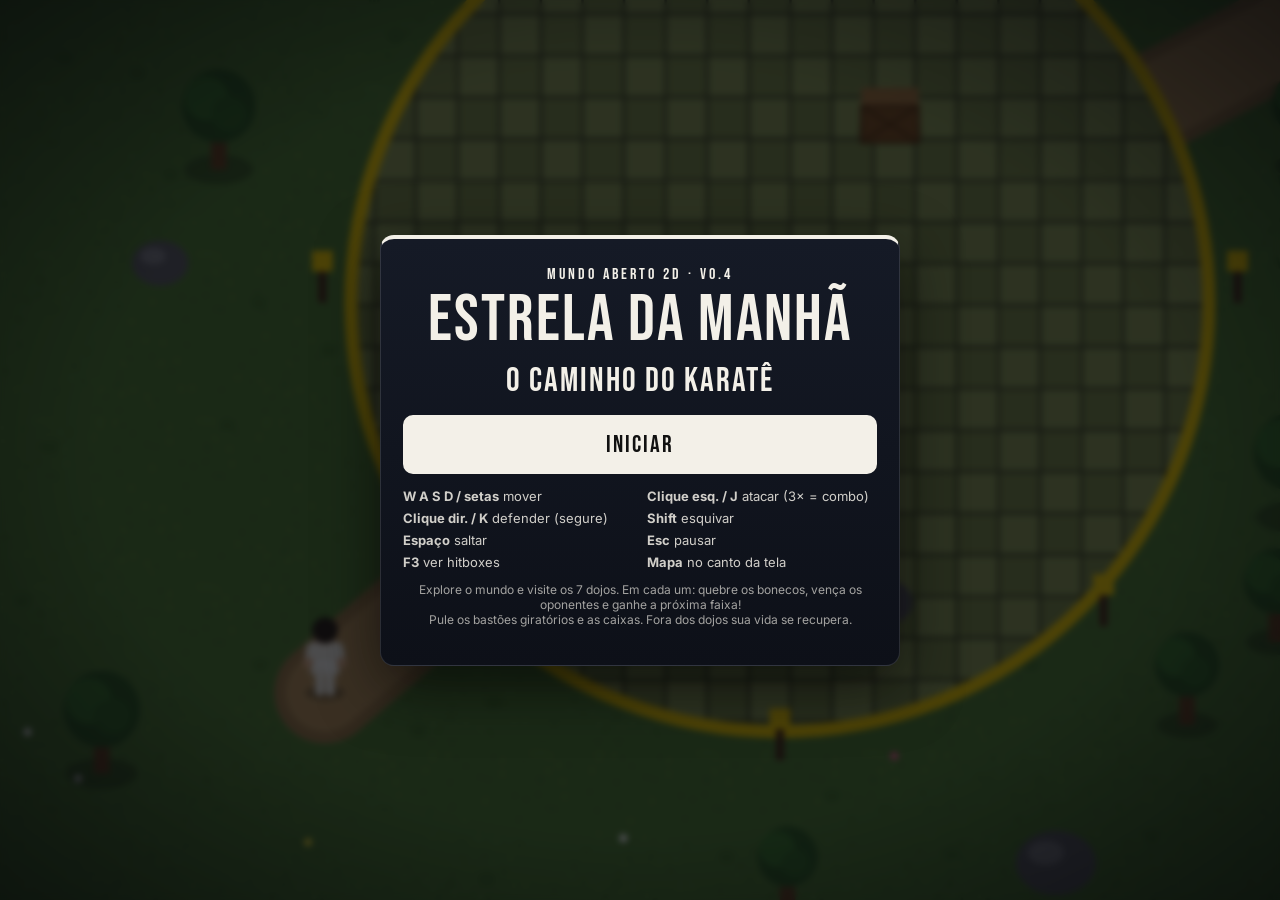
<file: aula7-karate-mundo-aberto-2d.html>
<!DOCTYPE html>
<html lang="pt-BR">
<head>
<meta charset="UTF-8">
<meta name="viewport" content="width=device-width, initial-scale=1, maximum-scale=1, user-scalable=no">
<title>Estrela da Manhã — Mundo Aberto 2D</title>
<link rel="preconnect" href="https://fonts.googleapis.com">
<link href="https://fonts.googleapis.com/css2?family=Bebas+Neue&family=Inter:wght@400;700&display=swap" rel="stylesheet">
<style>
  /* ===== CORES (a --belt muda com a sua faixa) ===== */
  :root { --belt: #f3f0e8; --bg: #0b0d14; --txt: #f3f0e8; }
  html, body { margin: 0; height: 100%; overflow: hidden; background: var(--bg); color: var(--txt);
    font-family: 'Inter', sans-serif; user-select: none; -webkit-user-select: none; touch-action: none; }
  .hidden { display: none !important; }

  /* ===== TELA DO JOGO ===== */
  #viewport { position: fixed; inset: 0; }
  #viewport canvas { display: block; width: 100%; height: 100%; }
  #vignette { position: fixed; inset: 0; pointer-events: none;
    background: radial-gradient(ellipse at center, transparent 60%, rgba(0,0,0,.55)); }
  #damage { position: fixed; inset: 0; pointer-events: none; opacity: 0; transition: opacity .3s;
    background: radial-gradient(ellipse at center, transparent 40%, rgba(220,30,30,.75)); }
  #damage.on { opacity: 1; transition: none; }
  #fade { position: fixed; inset: 0; background: #000; opacity: 0; pointer-events: none; transition: opacity .4s; z-index: 20; }
  #fade.on { opacity: 1; transition: none; }

  /* ===== HUD ===== */
  #hud { position: fixed; inset: 0; pointer-events: none; font-family: 'Bebas Neue', sans-serif; letter-spacing: 1px; }
  .label { font-size: 14px; opacity: .7; }
  #hud-left { position: absolute; left: 16px; top: 16px; width: min(260px, 38vw); }
  #hp { position: relative; height: 16px; background: rgba(0,0,0,.5); border: 2px solid rgba(255,255,255,.3);
    border-radius: 4px; overflow: hidden; }
  #hp-ghost, #hp-fill { position: absolute; left: 0; top: 0; bottom: 0; width: 100%; }
  #hp-ghost { background: #fff; opacity: .55; transition: width .6s .25s; }
  #hp-fill { background: linear-gradient(90deg, #c62828, #ef5350); }
  #lives { margin-top: 6px; font-size: 22px; color: #ef5350; }
  #minimap { margin-top: 10px; width: 170px; height: 125px; border: 2px solid rgba(255,255,255,.3);
    border-radius: 6px; background: rgba(0,0,0,.4); display: block; }
  #hud-top { position: absolute; left: 50%; top: 16px; transform: translateX(-50%); text-align: center; width: min(380px, 40vw); }
  #objective { font-size: 22px; text-shadow: 0 2px 6px #000; }
  #hud-right { position: absolute; right: 16px; top: 16px; text-align: right; }
  #world-name { font-size: 26px; color: var(--belt); text-shadow: 0 2px 6px #000; }
  #toast { position: absolute; left: 50%; top: 30%; transform: translate(-50%, -50%) scale(.85); opacity: 0;
    font-size: clamp(30px, 7vw, 66px); color: var(--belt); text-align: center; text-shadow: 0 4px 20px #000;
    transition: opacity .3s, transform .3s; width: 92vw; }
  #toast.show { opacity: 1; transform: translate(-50%, -50%) scale(1); }
  #toast small { display: block; font-family: 'Inter', sans-serif; font-size: clamp(14px, 2.4vw, 20px);
    color: var(--txt); letter-spacing: 0; margin-top: 6px; }

  /* ===== TELAS (menus) ===== */
  .screen { position: fixed; inset: 0; display: flex; align-items: center; justify-content: center; z-index: 10;
    background: rgba(5,6,10,.7); backdrop-filter: blur(3px); padding: 16px; box-sizing: border-box; }
  .panel { background: linear-gradient(180deg, #151a26, #0d1018); border: 1px solid rgba(255,255,255,.12);
    border-top: 4px solid var(--belt); border-radius: 14px; padding: 26px 22px; width: 100%; max-width: 520px;
    max-height: 100%; overflow: auto; box-sizing: border-box; text-align: center; box-shadow: 0 20px 60px rgba(0,0,0,.6); }
  .panel.small { max-width: 380px; }
  .panel.defeat { border-top-color: #e53935; }
  .kicker { font-family: 'Bebas Neue', sans-serif; letter-spacing: 3px; color: var(--belt); }
  h1 { font-family: 'Bebas Neue', sans-serif; font-weight: 400; font-size: clamp(40px, 10vw, 66px); margin: 4px 0 0; letter-spacing: 2px; line-height: 1; }
  h2 { font-family: 'Bebas Neue', sans-serif; font-weight: 400; font-size: clamp(24px, 6vw, 34px); margin: 6px 0 14px; letter-spacing: 2px; }
  .btn { display: block; width: 100%; margin: 10px 0; padding: 13px; font-family: 'Bebas Neue', sans-serif; font-size: 24px;
    letter-spacing: 2px; border-radius: 10px; border: 2px solid rgba(255,255,255,.25); background: transparent; color: var(--txt); cursor: pointer; }
  .btn.primary { background: var(--belt); border-color: var(--belt); color: #111; }
  .btn:hover { filter: brightness(1.15); }
  .controls { display: grid; grid-template-columns: 1fr 1fr; gap: 6px 14px; text-align: left; font-size: 13px; margin-top: 14px; opacity: .85; }
  .controls b { color: var(--belt); }
  .hint { font-size: 12px; opacity: .65; margin-top: 12px; }
  .touch-only { display: none; }

  /* ===== CONTROLES DE CELULAR ===== */
  #touch { position: fixed; inset: 0; pointer-events: none; z-index: 5; }
  #stick { position: absolute; left: 24px; bottom: 24px; width: 130px; height: 130px; border-radius: 50%; pointer-events: auto;
    background: rgba(255,255,255,.08); border: 2px solid rgba(255,255,255,.25); }
  #knob { position: absolute; left: 50%; top: 50%; width: 56px; height: 56px; border-radius: 50%; transform: translate(-50%, -50%);
    background: rgba(255,255,255,.35); }
  #tbuttons { position: absolute; right: 16px; bottom: 20px; display: grid; grid-template-columns: repeat(2, 66px); gap: 12px; pointer-events: auto; }
  .tbtn { width: 66px; height: 66px; border-radius: 50%; border: 2px solid rgba(255,255,255,.35); background: rgba(0,0,0,.4);
    color: var(--txt); font-family: 'Bebas Neue', sans-serif; font-size: 20px; letter-spacing: 1px; }
  #t-atk { background: var(--belt); color: #111; border-color: var(--belt); }
  #t-pause { position: absolute; right: 16px; top: 90px; width: 44px; height: 44px; font-size: 16px; pointer-events: auto; }

  @media (max-width: 640px) {
    #hud-top { top: 70px; left: auto; right: 16px; transform: none; text-align: right; width: 55vw; }
    #objective { font-size: 16px; }
    #world-name { font-size: 20px; }
    #minimap { width: 120px; height: 88px; }
    #t-pause { top: 150px; }
  }
  @media (pointer: coarse) {
    .controls { display: none; }
    .touch-only { display: block; }
  }
</style>
</head>
<body>
<main>
  <div id="viewport"></div>
  <div id="vignette"></div>
  <div id="damage"></div>

  <!-- HUD -->
  <header id="hud" class="hidden">
    <div id="hud-left">
      <div class="label">VIDA</div>
      <div id="hp"><div id="hp-ghost"></div><div id="hp-fill"></div></div>
      <div id="lives"></div>
      <canvas id="minimap" width="340" height="250"></canvas>
    </div>
    <div id="hud-top">
      <div class="label">OBJETIVO</div>
      <div id="objective">—</div>
    </div>
    <div id="hud-right">
      <div class="label" id="world-index">FAIXAS 0 / 7</div>
      <div id="world-name">FAIXA BRANCA</div>
    </div>
    <div id="toast"></div>
  </header>
  <div id="fade"></div>

  <!-- TELA INICIAL -->
  <section id="screen-start" class="screen">
    <div class="panel">
      <div class="kicker">MUNDO ABERTO 2D · v0.4</div>
      <h1>ESTRELA DA MANHÃ</h1>
      <h2>O CAMINHO DO KARATÊ</h2>
      <button id="btn-start" class="btn primary">INICIAR</button>
      <button id="btn-new" class="btn hidden">NOVO JOGO</button>
      <div class="controls">
        <div><b>W A S D / setas</b> mover</div>
        <div><b>Clique esq. / J</b> atacar (3× = combo)</div>
        <div><b>Clique dir. / K</b> defender (segure)</div>
        <div><b>Shift</b> esquivar</div>
        <div><b>Espaço</b> saltar</div>
        <div><b>Esc</b> pausar</div>
        <div><b>F3</b> ver hitboxes</div>
        <div><b>Mapa</b> no canto da tela</div>
      </div>
      <p class="hint">Explore o mundo e visite os 7 dojos. Em cada um: quebre os bonecos, vença os oponentes e ganhe a próxima faixa!<br>Pule os bastões giratórios e as caixas. Fora dos dojos sua vida se recupera.</p>
      <p class="hint touch-only">No celular: analógico à esquerda e botões à direita.</p>
    </div>
  </section>

  <!-- PAUSA -->
  <section id="screen-pause" class="screen hidden">
    <div class="panel small">
      <h2>PAUSA</h2>
      <button id="btn-resume" class="btn primary">CONTINUAR</button>
      <button id="btn-restart" class="btn">REINICIAR DOJO</button>
      <button id="btn-menu" class="btn">MENU</button>
    </div>
  </section>

  <!-- DERROTA -->
  <section id="screen-defeat" class="screen hidden">
    <div class="panel small defeat">
      <h2>DERROTA</h2>
      <p>O caminho ainda não terminou.</p>
      <button id="btn-retry" class="btn primary">TENTAR NOVAMENTE</button>
    </div>
  </section>

  <!-- VITÓRIA -->
  <section id="screen-victory" class="screen hidden">
    <div class="panel small">
      <div class="kicker">FAIXA PRETA CONQUISTADA</div>
      <h2>A ESTRELA DA MANHÃ BRILHA</h2>
      <p id="victory-stats"></p>
      <button id="btn-explore" class="btn primary">CONTINUAR EXPLORANDO</button>
      <button id="btn-again" class="btn">JOGAR DO ZERO</button>
    </div>
  </section>
</main>

<!-- CONTROLES DE TOQUE (só aparecem no celular) -->
<footer id="touch" class="hidden">
  <div id="stick"><div id="knob"></div></div>
  <div id="tbuttons">
    <button class="tbtn" id="t-def">DEF</button>
    <button class="tbtn" id="t-atk">ATQ</button>
    <button class="tbtn" id="t-pulo">PULO</button>
    <button class="tbtn" id="t-esq">ESQ</button>
  </div>
  <button class="tbtn" id="t-pause">II</button>
</footer>

<script>
// =====================================================
// FAIXAS = DOJOS DO MUNDO (cada um mais difícil)
// bonecos: bonecos de treino | obst: caixas e pedras | giros: bastões giratórios
// total: inimigos | juntos: ao mesmo tempo | atacam: quantos atacam juntos
// vida/dano/vel: força | espera: tempo entre ataques | preparo: aviso antes do golpe
// bloqueio: chance de defender seu golpe
// =====================================================
const FAIXAS = [
  { nome:'FAIXA AMARELA',  faixa:'#f5d000', css:'#f5d000', bonecos:3, obst:3, giros:0, velGiro:0,   total:3, juntos:1, atacam:1, vida:40,  dano:6,  vel:2.2, espera:2.4, preparo:0.80, bloqueio:0,    dica:'Quebre os bonecos e aprenda o básico!' },
  { nome:'FAIXA VERMELHA', faixa:'#d32f2f', css:'#e53935', bonecos:4, obst:4, giros:0, velGiro:0,   total:4, juntos:2, atacam:1, vida:50,  dano:8,  vel:2.5, espera:2.1, preparo:0.70, bloqueio:0,    dica:'Use as caixas e pedras para se proteger!' },
  { nome:'FAIXA LARANJA',  faixa:'#ff8f00', css:'#ff9800', bonecos:4, obst:5, giros:1, velGiro:1.2, total:5, juntos:2, atacam:1, vida:60,  dano:9,  vel:2.8, espera:1.9, preparo:0.60, bloqueio:0.10, dica:'Bastão giratório! Pule (Espaço) por cima.' },
  { nome:'FAIXA VERDE',    faixa:'#2e7d32', css:'#43a047', bonecos:5, obst:6, giros:1, velGiro:1.6, total:6, juntos:3, atacam:2, vida:70,  dano:10, vel:3.0, espera:1.7, preparo:0.55, bloqueio:0.15, dica:'Use a esquiva (Shift)!' },
  { nome:'FAIXA ROXA',     faixa:'#7b1fa2', css:'#ba68c8', bonecos:5, obst:7, giros:2, velGiro:1.9, total:7, juntos:3, atacam:2, vida:85,  dano:12, vel:3.3, espera:1.5, preparo:0.48, bloqueio:0.25, dica:'Dois bastões e ataques bem rápidos!' },
  { nome:'FAIXA MARROM',   faixa:'#5d4037', css:'#a1887f', bonecos:6, obst:8, giros:2, velGiro:2.3, total:8, juntos:4, atacam:2, vida:95,  dano:14, vel:3.6, espera:1.3, preparo:0.42, bloqueio:0.30, dica:'Quatro adversários juntos!' },
  { nome:'FAIXA PRETA',    faixa:'#111111', css:'#e0e0e0', bonecos:6, obst:9, giros:3, velGiro:2.6, total:5, juntos:2, atacam:2, vida:100, dano:15, vel:3.8, espera:1.2, preparo:0.40, bloqueio:0.35, chefe:true, dica:'Vença os guardas e o GRANDE MESTRE!' }
];
const CHEFE = { vida:360, dano:20, vel:4.2, espera:1.0, preparo:0.38, bloqueio:0.4, esc:1.35 };
// golpes do combo: soco, soco, chute (alc = alcance em pixels)
const GOLPES = [
  { tipo:'soco',  dur:0.32, ini:0.08, fim:0.18, dano:10, alc:46 },
  { tipo:'soco2', dur:0.32, ini:0.08, fim:0.18, dano:12, alc:46 },
  { tipo:'chute', dur:0.50, ini:0.18, fim:0.30, dano:22, alc:58, empurra:280 }
];
const VEL = 45;                         // converte a velocidade da tabela em pixels/seg
const MUNDO = { w: 3400, h: 2500 };     // tamanho do mundo
const INICIO = { x: 250, y: 2250 };     // onde você nasce
const LAGO = { x: 2150, y: 1350, r: 140 };
const POS_DOJOS = [[600,1950],[1350,1550],[700,950],[1500,450],[2450,650],[3000,1450],[2250,2050]];
const R_DOJO = 330;
const $ = id => document.getElementById(id);
const ehToque = matchMedia('(pointer: coarse)').matches;

// ===== TELA (canvas 2D) =====
const cv = document.createElement('canvas');
$('viewport').appendChild(cv);
const ctx = cv.getContext('2d');
let W = 0, H = 0, DPR = 1, zoom = 1;
function redimensionar() {
  DPR = Math.min(devicePixelRatio || 1, 2);
  W = innerWidth; H = innerHeight;
  cv.width = W * DPR; cv.height = H * DPR;
  zoom = Math.max(.6, Math.min(1.3, Math.min(W, H) / 650));
}
addEventListener('resize', redimensionar);
redimensionar();

// números aleatórios com semente (o mapa sai sempre igual)
let semente = 2024;
function rnd() {
  semente = semente + 0x6D2B79F5 | 0;
  let t = Math.imul(semente ^ semente >>> 15, 1 | semente);
  t = t + Math.imul(t ^ t >>> 7, 61 | t) ^ t;
  return ((t ^ t >>> 14) >>> 0) / 4294967296;
}
function distSeg(px, py, a, b) {
  const vx = b.x - a.x, vy = b.y - a.y;
  const t = Math.max(0, Math.min(1, ((px - a.x) * vx + (py - a.y) * vy) / (vx * vx + vy * vy)));
  return Math.hypot(px - a.x - vx * t, py - a.y - vy * t);
}
function lerpAng(a, b, t) {
  const d = ((b - a + Math.PI) % (Math.PI * 2) + Math.PI * 2) % (Math.PI * 2) - Math.PI;
  return a + d * t;
}

// ===== CRIA O MUNDO =====
const zonas = FAIXAS.map((f, i) => ({ i, f, x: POS_DOJOS[i][0], y: POS_DOJOS[i][1], r: R_DOJO, estado: 'bloqueada', bonecosPos: [] }));
const caminho = [INICIO, ...zonas];
const trilha = new Path2D();
trilha.moveTo(INICIO.x, INICIO.y);
zonas.forEach(z => trilha.lineTo(z.x, z.y));
function pertoDoCaminho(x, y, m) {
  for (let i = 0; i < caminho.length - 1; i++) if (distSeg(x, y, caminho[i], caminho[i + 1]) < m) return true;
  return false;
}
let solidos = [];   // tudo que bloqueia: {x, y, r, h, tipo}
const giros = [];   // bastões giratórios
const tufos = [];   // enfeites de grama e flores
solidos.push({ x: LAGO.x, y: LAGO.y, r: LAGO.r, h: 999, tipo: 'lago' });
// árvores e pedras espalhadas
for (let i = 0; i < 320; i++) {
  const x = 40 + rnd() * (MUNDO.w - 80), y = 40 + rnd() * (MUNDO.h - 80);
  if (pertoDoCaminho(x, y, 75)) continue;
  if (zonas.some(z => Math.hypot(z.x - x, z.y - y) < z.r + 70)) continue;
  if (Math.hypot(LAGO.x - x, LAGO.y - y) < LAGO.r + 40) continue;
  if (Math.hypot(INICIO.x - x, INICIO.y - y) < 120) continue;
  if (solidos.some(o => Math.hypot(o.x - x, o.y - y) < o.r + 34)) continue;
  if (rnd() < .8) solidos.push({ x, y, r: 16, h: 999, tipo: 'arvore', tam: 28 + rnd() * 16 });
  else solidos.push({ x, y, r: 20 + rnd() * 12, h: 999, tipo: 'pedra' });
}
// obstáculos, bastões e bonecos dentro de cada dojo
for (const z of zonas) {
  const f = z.f, ocup = [{ x: z.x, y: z.y, r: 60 }];
  const livre = (rMin, rMax, folga) => {
    for (let k = 0; k < 80; k++) {
      const a = rnd() * 6.283, r = rMin + rnd() * (rMax - rMin);
      const x = z.x + Math.cos(a) * r, y = z.y + Math.sin(a) * r;
      if (ocup.every(o => Math.hypot(o.x - x, o.y - y) > o.r + folga)) return { x, y };
    }
    return { x: z.x + rMax, y: z.y };
  };
  for (let k = 0; k < f.giros; k++) {
    const p = livre(120, z.r - 110, 85);
    giros.push({ x: p.x, y: p.y, ang: rnd() * 6.28, vel: f.velGiro * (k % 2 ? -1 : 1), dano: 8 + z.i * 1.5 });
    solidos.push({ x: p.x, y: p.y, r: 9, h: 999, tipo: 'poste' });
    ocup.push({ x: p.x, y: p.y, r: 80 });
  }
  for (let k = 0; k < f.obst; k++) {
    const p = livre(90, z.r - 50, 45);
    if (rnd() < .6) solidos.push({ x: p.x, y: p.y, r: 24, h: 26, tipo: 'caixa' }); // dá pra pular
    else solidos.push({ x: p.x, y: p.y, r: 22, h: 999, tipo: 'pedra' });
    ocup.push({ x: p.x, y: p.y, r: 28 });
  }
  for (let k = 0; k < f.bonecos; k++) {
    const p = livre(70, z.r - 70, 34);
    z.bonecosPos.push(p); ocup.push({ x: p.x, y: p.y, r: 20 });
  }
}
for (let i = 0; i < 700; i++) {
  const x = rnd() * MUNDO.w, y = rnd() * MUNDO.h;
  if (zonas.some(z => Math.hypot(z.x - x, z.y - y) < z.r + 10) || Math.hypot(LAGO.x - x, LAGO.y - y) < LAGO.r + 10 || pertoDoCaminho(x, y, 40)) continue;
  tufos.push({ x, y, flor: rnd() < .15 ? ['#ffeb3b', '#f06292', '#fff'][Math.floor(rnd() * 3)] : null });
}

// padrões desenhados (grama e tatame)
function criarPadrao(tam, desenhar) {
  const c = document.createElement('canvas'); c.width = c.height = tam;
  desenhar(c.getContext('2d'));
  return ctx.createPattern(c, 'repeat');
}
const padraoGrama = criarPadrao(128, x => {
  x.fillStyle = '#4f7d34'; x.fillRect(0, 0, 128, 128);
  for (let i = 0; i < 70; i++) { x.fillStyle = Math.random() < .5 ? '#466f2e' : '#5a8a3c'; x.fillRect(Math.random() * 128, Math.random() * 128, 3, 3); }
});
const padraoTatame = criarPadrao(64, x => {
  for (let i = 0; i < 2; i++) for (let j = 0; j < 2; j++) {
    x.fillStyle = (i + j) % 2 ? '#7a8a4a' : '#8c9c58'; x.fillRect(i * 32, j * 32, 32, 32);
    x.strokeStyle = '#3d4426'; x.lineWidth = 2; x.strokeRect(i * 32, j * 32, 32, 32);
  }
});

// ===== ESTADO DO JOGO =====
let estado = 'menu', vidas = 3, hp = 100, conquistadas = 0;
let inimigos = [], particulas = [], zonaAtiva = null;
let etapa = 'bonecos', bonecosQuebrados = 0, gerados = 0, derrotados = 0, chefeGerado = false, chefeVencido = false, timerSpawn = 0;
let tremor = 0, parada = 0, ultimaPausa = 0, textoObjetivo = '', mostrarHitbox = false, tempoTotal = 0;
let stats = { tempo: 0, golpes: 0, defesas: 0 };
let mouseDef = false, toqueDef = false;
const teclas = {}, toque = { x: 0, y: 0 };
const cam = { x: INICIO.x, y: INICIO.y };
const jog = {
  x: INICIO.x, y: INICIO.y, z: 0, vz: 0, kbx: 0, kby: 0, movx: 0, movy: 0, noChao: true,
  ang: -Math.PI / 2, alvoAng: -Math.PI / 2, passo: 0,
  ataque: 0, tAtaque: 0, golpe: null, comboPasso: 0, comboJanela: 0, filaCombo: false, acertou: new Set(),
  defendendo: false, esquiva: 0, esqCd: 0, esqx: 0, esqy: 0, invul: 0, cdGiro: 0
};

// progresso salvo
try { conquistadas = Math.min(7, Number(localStorage.getItem('emk2d-faixas')) || 0); } catch (e) {}
function salvar() { try { localStorage.setItem('emk2d-faixas', conquistadas); } catch (e) {} }

// ===== FUNÇÕES DE AJUDA (HUD) =====
let toastTimer = null;
function mostrarToast(html, ms) {
  const t = $('toast'); t.innerHTML = html; t.classList.add('show');
  clearTimeout(toastTimer); toastTimer = setTimeout(() => t.classList.remove('show'), ms);
}
function atualizarHP(instantaneo) {
  $('hp-fill').style.width = hp + '%';
  if (instantaneo) $('hp-ghost').style.width = hp + '%';
  else setTimeout(() => { $('hp-ghost').style.width = hp + '%'; }, 0);
}
function atualizarVidas() { $('lives').textContent = '♥'.repeat(Math.max(0, vidas)) + '♡'.repeat(Math.max(0, 3 - vidas)); }
function corFaixaJogador() { return conquistadas ? FAIXAS[conquistadas - 1].faixa : '#ffffff'; }
function atualizarFaixaHUD() {
  const f = FAIXAS[conquistadas - 1];
  document.documentElement.style.setProperty('--belt', f ? f.css : '#f3f0e8');
  $('world-index').textContent = `FAIXAS ${conquistadas} / ${FAIXAS.length}`;
  $('world-name').textContent = f ? f.nome : 'FAIXA BRANCA';
}
function esconderTelas() { document.querySelectorAll('.screen').forEach(s => s.classList.add('hidden')); }
function mostrarTela(id) { esconderTelas(); $(id).classList.remove('hidden'); }
function mostrarHUD(sim) {
  $('hud').classList.toggle('hidden', !sim);
  $('touch').classList.toggle('hidden', !sim || !ehToque);
}
function atualizarMenu() {
  $('btn-start').textContent = conquistadas ? 'CONTINUAR' : 'INICIAR';
  $('btn-new').classList.toggle('hidden', !conquistadas);
}

// ===== COMEÇAR / DOJOS =====
// ponto na trilha logo antes da entrada do dojo
function entrada(z) {
  const p = caminho[z.i];
  const dx = p.x - z.x, dy = p.y - z.y, L = Math.hypot(dx, dy) || 1;
  return { x: z.x + dx / L * (z.r + 60), y: z.y + dy / L * (z.r + 60) };
}
function colocarJogador(p) {
  jog.x = cam.x = p.x; jog.y = cam.y = p.y; jog.z = jog.vz = jog.kbx = jog.kby = 0;
  jog.ataque = 0; jog.filaCombo = false; jog.esquiva = 0; jog.invul = 0;
}
function prepararMundo() {
  inimigos = []; zonaAtiva = null;
  zonas.forEach((z, i) => { z.estado = i < conquistadas ? 'concluida' : i === conquistadas ? 'livre' : 'bloqueada'; });
}
function iniciarJogo(novo) {
  if (novo) { conquistadas = 0; salvar(); }
  vidas = 3; hp = 100; stats = { tempo: 0, golpes: 0, defesas: 0 };
  prepararMundo();
  colocarJogador(conquistadas > 0 && conquistadas < 7 ? entrada(zonas[conquistadas]) : INICIO);
  atualizarHP(true); atualizarVidas(); atualizarFaixaHUD();
  esconderTelas(); mostrarHUD(true);
  $('fade').classList.add('on'); setTimeout(() => $('fade').classList.remove('on'), 60);
  mostrarToast(conquistadas < 7 ? `MUNDO ABERTO<small>Siga a trilha até o dojo da ${FAIXAS[conquistadas].nome}!</small>` : 'MESTRE!<small>Explore à vontade.</small>', 2800);
  estado = 'jogando';
}
function ativarZona(z) {
  zonaAtiva = z; z.estado = 'ativa';
  etapa = 'bonecos'; bonecosQuebrados = 0; gerados = derrotados = 0; chefeGerado = chefeVencido = false; timerSpawn = 1.2;
  z.bonecosPos.forEach(p => gerarBoneco(p.x, p.y));
  mostrarToast(`DOJO · ${z.f.nome}<small>${z.f.dica}</small>`, 2600);
}
function resetarZona() {
  if (!zonaAtiva) return;
  const z = zonaAtiva;
  inimigos = []; z.estado = 'livre'; zonaAtiva = null;
  colocarJogador(entrada(z));
}
function concluirZona() {
  const z = zonaAtiva;
  z.estado = 'concluida'; zonaAtiva = null;
  conquistadas = Math.max(conquistadas, z.i + 1); salvar();
  vidas = Math.min(3, vidas + 1); atualizarVidas();
  atualizarFaixaHUD();
  if (z.i + 1 < zonas.length) {
    zonas[z.i + 1].estado = 'livre';
    mostrarToast(`${z.f.nome}<small>CONQUISTADA! Siga a trilha até o próximo dojo.</small>`, 3000);
  } else {
    mostrarToast(`${z.f.nome}<small>VOCÊ É UM MESTRE!</small>`, 2400);
    setTimeout(() => {
      estado = 'fim'; mostrarHUD(false);
      const m = Math.floor(stats.tempo / 60), s = String(Math.floor(stats.tempo % 60)).padStart(2, '0');
      $('victory-stats').textContent = `Tempo: ${m}:${s} · Golpes certeiros: ${stats.golpes} · Defesas: ${stats.defesas}`;
      mostrarTela('screen-victory');
    }, 2500);
  }
}
// etapas do dojo: 1) bonecos  2) luta  3) chefe (faixa preta)
function atualizarZona(dt) {
  let txt;
  if (!zonaAtiva) {
    txt = conquistadas < 7 ? `VÁ ATÉ O DOJO DA ${FAIXAS[conquistadas].nome}` : 'EXPLORE O MUNDO!';
  } else {
    const f = zonaAtiva.f;
    if (etapa === 'bonecos') {
      txt = `QUEBRE OS BONECOS ${bonecosQuebrados}/${f.bonecos}`;
      if (bonecosQuebrados >= f.bonecos) { etapa = 'luta'; timerSpawn = 1; mostrarToast('LUTA!<small>Os oponentes chegaram!</small>', 1800); }
    } else {
      const vivos = inimigos.filter(e => e.estado !== 'morto' && !e.boneco).length;
      timerSpawn -= dt;
      if (gerados < f.total && vivos < f.juntos && timerSpawn <= 0) { gerarInimigo(false); timerSpawn = 1.2; }
      if (f.chefe && !chefeGerado && derrotados >= f.total) {
        chefeGerado = true; gerarInimigo(true);
        mostrarToast('GRANDE MESTRE!<small>Só o chute (3º golpe) interrompe o ataque dele!</small>', 2600);
      }
      txt = chefeGerado ? 'DERROTE O GRANDE MESTRE' : `DERROTE OS OPONENTES ${derrotados}/${f.total}`;
      if (f.chefe ? chefeVencido : derrotados >= f.total) concluirZona();
    }
  }
  if (txt && txt !== textoObjetivo) { textoObjetivo = txt; $('objective').textContent = txt; }
}

// ===== PERSONAGENS =====
function gerarBoneco(x, y) {
  const vida = 20 + zonaAtiva.i * 5;
  inimigos.push({ boneco: true, x, y, z: 0, kbx: 0, kby: 0, ang: Math.PI / 2, esc: 1, vida, vidaMax: vida,
    estado: 'parado', t: 0, flash: 0, balanco: 0, bloqueio: 0 });
}
function gerarInimigo(chefe) {
  const z = zonaAtiva, f = z.f, s = chefe ? CHEFE : f, a = Math.random() * Math.PI * 2;
  const e = {
    chefe, x: z.x + Math.cos(a) * (z.r - 40), y: z.y + Math.sin(a) * (z.r - 40), z: 0, kbx: 0, kby: 0, ang: a + Math.PI,
    esc: chefe ? CHEFE.esc : 1, faixa: chefe ? '#111111' : f.faixa, gi: chefe ? '#5a0d0d' : '#30343f',
    vida: s.vida, vidaMax: s.vida, dano: s.dano, vel: s.vel * VEL, espera: s.espera, preparo: s.preparo, bloqueio: s.bloqueio,
    estado: 'perseguir', t: 0, cd: 1 + Math.random(), lado: Math.random() < .5 ? -1 : 1,
    flash: 0, defesa: 0, passo: Math.random() * 6, andando: false, golpes: 0, giro: false
  };
  inimigos.push(e);
  if (!chefe) gerados++;
  faiscas(e.x, e.y, 30, chefe ? '#ff3333' : f.faixa, 20);
}

// faíscas
function faiscas(x, y, z, cor, n) {
  for (let i = 0; i < n; i++) {
    const a = Math.random() * 6.28, v = 60 + Math.random() * 160;
    particulas.push({ x, y, z, vx: Math.cos(a) * v, vy: Math.sin(a) * v * .6, vz: 80 + Math.random() * 200, vida: .5, cor });
  }
}
function atualizarParticulas(dt) {
  for (let i = particulas.length - 1; i >= 0; i--) {
    const p = particulas[i];
    p.vz -= 600 * dt; p.x += p.vx * dt; p.y += p.vy * dt; p.z = Math.max(0, p.z + p.vz * dt); p.vida -= dt;
    if (p.vida <= 0) particulas.splice(i, 1);
  }
}

// colisão com obstáculos (se pular alto o bastante, passa por cima)
function colidir(o, raio) {
  for (const s of solidos) {
    if (o.z > s.h) continue;
    const dx = o.x - s.x, dy = o.y - s.y, min = s.r + raio;
    if (Math.abs(dx) > min || Math.abs(dy) > min) continue;
    const d = Math.hypot(dx, dy) || .01;
    if (d < min) { o.x += dx / d * (min - d); o.y += dy / d * (min - d); }
  }
}
// muralhas dos dojos: trancado = não entra, ativo = não sai
function barreiras() {
  for (const z of zonas) {
    const dx = jog.x - z.x, dy = jog.y - z.y, d = Math.hypot(dx, dy) || .01;
    if (z.estado === 'bloqueada' && d < z.r + 14) { jog.x = z.x + dx / d * (z.r + 14); jog.y = z.y + dy / d * (z.r + 14); }
    if (z === zonaAtiva && d > z.r - 18) { jog.x = z.x + dx / d * (z.r - 18); jog.y = z.y + dy / d * (z.r - 18); }
    if (z.estado === 'livre' && d < z.r - 50 && !zonaAtiva) ativarZona(z);
  }
}
function maisPerto(max) {
  let melhor = null, md = max;
  for (const e of inimigos) {
    if (e.estado === 'morto') continue;
    const d = Math.hypot(e.x - jog.x, e.y - jog.y);
    if (d < md) { md = d; melhor = e; }
  }
  return melhor;
}

// ===== AÇÕES DO JOGADOR =====
function atacar() {
  if (estado !== 'jogando' || jog.esquiva > 0 || jog.defendendo) return;
  if (jog.ataque > 0) { jog.filaCombo = true; return; }
  iniciarGolpe();
}
function iniciarGolpe() {
  if (jog.comboJanela <= 0) jog.comboPasso = 0;
  jog.golpe = GOLPES[jog.comboPasso];
  jog.ataque = jog.golpe.dur; jog.tAtaque = 0; jog.acertou = new Set();
  jog.comboPasso = (jog.comboPasso + 1) % 3; jog.comboJanela = 0; jog.filaCombo = false;
  const alvo = maisPerto(95); // mira automática
  if (alvo) jog.ang = jog.alvoAng = Math.atan2(alvo.y - jog.y, alvo.x - jog.x);
}
function pular() { if (estado === 'jogando' && jog.noChao) { jog.vz = 420; jog.noChao = false; } }
function esquivar() {
  if (estado !== 'jogando' || jog.esqCd > 0 || jog.esquiva > 0) return;
  let dx = jog.movx, dy = jog.movy;
  if (Math.hypot(dx, dy) < .1) { dx = -Math.cos(jog.ang); dy = -Math.sin(jog.ang); } // sem direção: pra trás
  const L = Math.hypot(dx, dy); jog.esqx = dx / L; jog.esqy = dy / L;
  jog.esquiva = .25; jog.esqCd = .7; jog.ataque = 0; jog.filaCombo = false;
}

// jogador leva dano
function danoJogador(d, e) {
  if (jog.invul > 0 || jog.esquiva > 0 || estado !== 'jogando') return;
  const nx = jog.x - e.x, ny = jog.y - e.y, L = Math.hypot(nx, ny) || 1;
  const olhando = Math.cos(jog.ang) * (-nx / L) + Math.sin(jog.ang) * (-ny / L);
  if (jog.defendendo && olhando > .2) {
    d *= .15; stats.defesas++;
    faiscas(jog.x, jog.y, 35, '#66ccff', 10);
    jog.kbx = nx / L * 120; jog.kby = ny / L * 120;
  } else {
    faiscas(jog.x, jog.y, 35, '#ff4444', 12);
    jog.kbx = nx / L * 260; jog.kby = ny / L * 260; tremor = 8;
    $('damage').classList.add('on'); setTimeout(() => $('damage').classList.remove('on'), 80);
    jog.ataque = 0; jog.filaCombo = false;
  }
  hp = Math.max(0, hp - d); atualizarHP(false);
  if (hp <= 0) perderVida();
}
function perderVida() {
  vidas--; atualizarVidas();
  if (vidas <= 0) {
    estado = 'fim'; mostrarToast('K.O.', 1200);
    setTimeout(() => { mostrarHUD(false); mostrarTela('screen-defeat'); }, 1300);
    return;
  }
  hp = 100; atualizarHP(true); jog.invul = 2;
  mostrarToast('LEVANTE-SE!', 1200);
  for (const e of inimigos) {
    if (e.estado === 'morto' || e.boneco) continue;
    const dx = e.x - jog.x, dy = e.y - jog.y, L = Math.hypot(dx, dy) || 1;
    e.kbx = dx / L * 380; e.kby = dy / L * 380; e.estado = 'atordoado'; e.t = .8;
  }
}
// inimigo (ou boneco) leva dano
function acertarInimigo(e, g, fx, fy) {
  if (e.boneco) {
    e.vida -= g.dano; e.flash = .1; e.balanco = 1; parada = .03;
    faiscas(e.x, e.y, 35, '#c58a4a', g.tipo === 'chute' ? 14 : 8);
  } else if (e.estado === 'perseguir' && Math.random() < e.bloqueio) {
    e.vida -= g.dano * .15; e.defesa = .35;
    e.kbx = fx * 80; e.kby = fy * 80;
    faiscas(e.x, e.y, 35 * e.esc, '#66ccff', 8);
  } else {
    e.vida -= g.dano; stats.golpes++; e.flash = .1;
    const armadura = e.chefe && g.tipo !== 'chute' && (e.estado === 'preparar' || e.estado === 'golpe');
    if (!armadura) { e.estado = 'atordoado'; e.t = (g.tipo === 'chute' ? .55 : .3) * (e.chefe ? .5 : 1); }
    const k = (g.empurra || 100) * (e.chefe ? .4 : 1);
    e.kbx = fx * k; e.kby = fy * k;
    faiscas(e.x, e.y, 35 * e.esc, '#ffcc33', g.tipo === 'chute' ? 16 : 9);
    parada = g.tipo === 'chute' ? .08 : .04;
    tremor = Math.max(tremor, g.tipo === 'chute' ? 6 : 3);
  }
  if (e.vida <= 0) {
    e.estado = 'morto'; e.t = 1; e.vida = 0;
    if (e.boneco) bonecosQuebrados++; else if (e.chefe) chefeVencido = true; else derrotados++;
  }
}

// ===== ATUALIZA O JOGADOR =====
function atualizarJogador(dt) {
  let ix = 0, iy = 0;
  if (teclas.KeyW || teclas.ArrowUp) iy -= 1;
  if (teclas.KeyS || teclas.ArrowDown) iy += 1;
  if (teclas.KeyA || teclas.ArrowLeft) ix -= 1;
  if (teclas.KeyD || teclas.ArrowRight) ix += 1;
  ix += toque.x; iy += toque.y;
  const len = Math.hypot(ix, iy); if (len > 1) { ix /= len; iy /= len; }
  jog.movx = ix; jog.movy = iy;
  jog.defendendo = (mouseDef || toqueDef || teclas.KeyK) && jog.esquiva <= 0;
  jog.esqCd -= dt; jog.invul -= dt; jog.comboJanela -= dt; jog.cdGiro -= dt;

  let vel = 220;
  if (jog.defendendo) vel = 90;
  if (jog.ataque > 0) vel = 50;
  if (jog.esquiva > 0) { jog.esquiva -= dt; jog.x += jog.esqx * 560 * dt; jog.y += jog.esqy * 560 * dt; }
  else { jog.x += ix * vel * dt; jog.y += iy * vel * dt; }
  jog.x += jog.kbx * dt; jog.y += jog.kby * dt;
  const am = Math.max(0, 1 - 8 * dt); jog.kbx *= am; jog.kby *= am;
  // pulo
  jog.vz -= 1400 * dt; jog.z += jog.vz * dt;
  if (jog.z <= 0) { jog.z = 0; jog.vz = 0; jog.noChao = true; }
  colidir(jog, 14);
  for (const b of inimigos) {
    if (!b.boneco || b.estado === 'morto' || jog.z > 40) continue;
    const dx = jog.x - b.x, dy = jog.y - b.y, d = Math.hypot(dx, dy) || .01;
    if (d < 26) { jog.x += dx / d * (26 - d); jog.y += dy / d * (26 - d); }
  }
  barreiras();
  jog.x = Math.max(20, Math.min(MUNDO.w - 20, jog.x));
  jog.y = Math.max(20, Math.min(MUNDO.h - 20, jog.y));

  // para onde olha
  if (jog.ataque <= 0 && jog.esquiva <= 0 && (ix || iy)) jog.alvoAng = Math.atan2(iy, ix);
  if (jog.defendendo) { const a = maisPerto(130); if (a) jog.alvoAng = Math.atan2(a.y - jog.y, a.x - jog.x); }
  jog.ang = lerpAng(jog.ang, jog.alvoAng, Math.min(1, dt * 14));

  // golpe em andamento
  if (jog.ataque > 0) {
    const g = jog.golpe;
    jog.tAtaque += dt; jog.ataque -= dt;
    const fx = Math.cos(jog.ang), fy = Math.sin(jog.ang);
    if (jog.tAtaque >= g.ini && jog.tAtaque <= g.fim) {
      const cx = jog.x + fx * g.alc * .6, cy = jog.y + fy * g.alc * .6, r = g.alc * .5;
      for (const e of inimigos) {
        if (e.estado === 'morto' || jog.acertou.has(e)) continue;
        if (Math.hypot(e.x - cx, e.y - cy) < r + 12 * e.esc) { jog.acertou.add(e); acertarInimigo(e, g, fx, fy); }
      }
    }
    if (jog.ataque <= 0) { jog.comboJanela = .45; if (jog.filaCombo) iniciarGolpe(); }
  }
  if ((ix || iy) && jog.ataque <= 0) jog.passo += dt * 12;
  // fora do dojo a vida volta devagar
  if (!zonaAtiva && hp < 100) { hp = Math.min(100, hp + 8 * dt); atualizarHP(true); }
}

// ===== BASTÕES GIRATÓRIOS =====
function atualizarGiros(dt) {
  for (const g of giros) {
    g.ang += g.vel * dt;
    if (estado !== 'jogando' || jog.cdGiro > 0 || jog.z >= 14) continue;
    const cx = Math.cos(g.ang) * 75, cy = Math.sin(g.ang) * 75;
    if (distSeg(jog.x, jog.y, { x: g.x - cx, y: g.y - cy }, { x: g.x + cx, y: g.y + cy }) < 16) {
      jog.cdGiro = .8; danoJogador(g.dano, g);
    }
  }
}

// ===== INTELIGÊNCIA DOS INIMIGOS =====
function podeAtacar() {
  return inimigos.filter(o => o.estado === 'preparar' || o.estado === 'golpe').length < zonaAtiva.f.atacam;
}
function golpeInimigo(e) {
  e.golpes++;
  const dx = jog.x - e.x, dy = jog.y - e.y, dist = Math.hypot(dx, dy) || .01;
  if (e.giro) {
    faiscas(e.x, e.y, 30, '#ff3333', 24); tremor = 7;
    if (dist < 85 && jog.z < 30) danoJogador(e.dano * 1.3, e);
    return;
  }
  const olhando = (Math.cos(e.ang) * dx + Math.sin(e.ang) * dy) / dist;
  if (dist < 50 * e.esc && olhando > .4 && jog.z < 30) danoJogador(e.dano, e);
}
function atualizarInimigo(e, dt) {
  e.x += e.kbx * dt; e.y += e.kby * dt;
  const am = Math.max(0, 1 - 6 * dt); e.kbx *= am; e.kby *= am;
  e.flash -= dt;
  if (e.estado === 'morto') { e.t -= dt; if (e.t <= 0) inimigos.splice(inimigos.indexOf(e), 1); return; }
  if (e.boneco) { e.balanco = Math.max(0, e.balanco - dt * 2); return; }

  const dx = jog.x - e.x, dy = jog.y - e.y, dist = Math.hypot(dx, dy) || .01;
  const nx = dx / dist, ny = dy / dist, alcance = 44 * e.esc;
  e.defesa -= dt; e.andando = false;
  switch (e.estado) {
    case 'atordoado':
      e.t -= dt; if (e.t <= 0) e.estado = 'perseguir';
      break;
    case 'perseguir':
      e.cd -= dt; e.andando = true;
      if (dist > alcance * .9) { e.x += nx * e.vel * dt; e.y += ny * e.vel * dt; }
      else { // anda em volta do jogador
        e.x += -ny * e.lado * e.vel * .4 * dt; e.y += nx * e.lado * e.vel * .4 * dt;
        if (Math.random() < dt * .5) e.lado *= -1;
      }
      if (dist < alcance * 1.15 && e.cd <= 0 && podeAtacar()) {
        e.giro = e.chefe && e.golpes % 3 === 2; // todo 3º ataque do chefe é giratório
        e.estado = 'preparar'; e.t = e.preparo * (e.giro ? 1.6 : 1);
      }
      break;
    case 'preparar':
      e.t -= dt;
      if (e.t <= 0) { e.estado = 'golpe'; e.t = e.giro ? .3 : .18; golpeInimigo(e); }
      break;
    case 'golpe':
      e.t -= dt; if (e.t <= 0) { e.estado = 'recuperar'; e.t = .35; }
      break;
    case 'recuperar':
      e.t -= dt;
      if (e.t <= 0) {
        e.estado = 'perseguir';
        const furia = e.chefe && e.vida < e.vidaMax / 2 ? .6 : 1;
        e.cd = e.espera * furia * (.6 + Math.random() * .8);
      }
      break;
  }
  if (e.estado !== 'atordoado') e.ang = lerpAng(e.ang, Math.atan2(ny, nx), Math.min(1, dt * (e.estado === 'preparar' ? 4 : 8)));
  if (e.andando) e.passo += dt * 10;
  colidir(e, 12 * e.esc);
  // fica dentro do dojo
  const z = zonaAtiva;
  if (z) {
    const ddx = e.x - z.x, ddy = e.y - z.y, d = Math.hypot(ddx, ddy);
    if (d > z.r - 18) { e.x = z.x + ddx / d * (z.r - 18); e.y = z.y + ddy / d * (z.r - 18); }
  }
}
function separar() {
  const vivos = inimigos.filter(e => e.estado !== 'morto' && !e.boneco);
  for (let i = 0; i < vivos.length; i++) {
    const a = vivos[i];
    for (let j = i + 1; j < vivos.length; j++) {
      const b = vivos[j];
      const dx = b.x - a.x, dy = b.y - a.y, d = Math.hypot(dx, dy) || .01, min = 14 * (a.esc + b.esc);
      if (d < min) { const p = (min - d) / 2; a.x -= dx / d * p; a.y -= dy / d * p; b.x += dx / d * p; b.y += dy / d * p; }
    }
    const dx = a.x - jog.x, dy = a.y - jog.y, d = Math.hypot(dx, dy) || .01, min = 12 + 12 * a.esc;
    if (d < min && jog.z < 30) { a.x += dx / d * (min - d); a.y += dy / d * (min - d); }
  }
}

// ===== DESENHO =====
function linha(x1, y1, x2, y2, w, cor) { ctx.strokeStyle = cor; ctx.lineWidth = w; ctx.beginPath(); ctx.moveTo(x1, y1); ctx.lineTo(x2, y2); ctx.stroke(); }
function bola(x, y, r, cor) { ctx.fillStyle = cor; ctx.beginPath(); ctx.arc(x, y, r, 0, Math.PI * 2); ctx.fill(); }
// desenha um lutador visto de cima (estilo 3/4)
function desenharLutador(o) {
  const fx = Math.cos(o.ang), fy = Math.sin(o.ang), k = o.k || 0;
  ctx.save();
  ctx.translate(o.x, o.y);
  ctx.globalAlpha = o.alpha == null ? 1 : o.alpha;
  const sh = Math.max(.4, 1 - o.z / 120); // sombra fica menor no pulo
  ctx.fillStyle = 'rgba(0,0,0,.28)'; ctx.beginPath(); ctx.ellipse(0, 0, 15 * o.esc * sh, 6 * o.esc * sh, 0, 0, Math.PI * 2); ctx.fill();
  ctx.translate(0, -o.z);
  ctx.scale(o.esc, o.esc);
  if (o.caido) ctx.rotate((fx >= 0 ? -1 : 1) * o.caido * Math.PI / 2);
  if (o.balanco) ctx.rotate(Math.sin(o.balanco * 25) * o.balanco * .3);
  ctx.lineCap = 'round';
  const gi = o.flash ? '#ffffff' : o.gi, pele = o.flash ? '#ffffff' : o.pele;
  const sw = o.andando ? Math.sin(o.passo) * 4 : 0;
  // pernas (ou poste do boneco)
  if (o.pose === 'boneco') { ctx.fillStyle = '#5a3a1a'; ctx.fillRect(-3, -16, 6, 16); }
  else if (o.pose === 'chute' || o.pose === 'giro') {
    const px = 3 + (fx * 30 - 3) * k, py = -1 + (fy * 12 - 15) * k;
    linha(-4, -16, -4, -1, 7, gi); linha(3, -16, px, py, 7, gi); bola(px, py, 4, pele);
  } else { linha(-4, -16, -4, -1 + sw, 7, gi); linha(4, -16, 4, -1 - sw, 7, gi); }
  // corpo e faixa
  ctx.fillStyle = gi; ctx.fillRect(-11, -39, 22, 25);
  ctx.fillStyle = o.faixa; ctx.fillRect(-12, -24, 24, 4); ctx.fillRect(2, -22, 3, 8);
  // cabeça
  bola(0, -47, 10, pele);
  ctx.fillStyle = o.cabelo;
  if (fy < -.5) bola(0, -48, 10, o.cabelo);
  else {
    ctx.beginPath(); ctx.arc(0, -49, 10, Math.PI, 0); ctx.fill();
    bola(fx * 4 - 3, -46, 1.6, '#222'); bola(fx * 4 + 3, -46, 1.6, '#222');
  }
  if (o.chefe) { ctx.fillStyle = '#e53935'; ctx.fillRect(-10, -53, 20, 3); }
  // braços
  const frente = (q) => [-11 + (fx * 30 + 11) * q, -35 + (fy * 12 + 3) * q];
  const braco = (ox, x, y) => { linha(ox, -35, x, y, 6, gi); bola(x, y, 4, pele); };
  switch (o.pose) {
    case 'soco': case 'golpe': { const [x, y] = frente(o.pose === 'golpe' ? 1 : k); braco(11, x + 22 * (1 - k), y); braco(-11, fx * 8 - 6, -30); break; }
    case 'soco2': { const [x, y] = frente(k); braco(-11, x, y); braco(11, fx * 8 + 6, -30); break; }
    case 'defesa': braco(-11, fx * 12 + 4, -40 + fy * 6); braco(11, fx * 12 - 4, -40 + fy * 6); break;
    case 'preparar': braco(11, -fx * 16, -30 - fy * 8); braco(-11, -12, -24); break;
    case 'atordoado': braco(-11, -16, -48); braco(11, 16, -48); break;
    case 'boneco': braco(-11, -25, -35); braco(11, 25, -35); break;
    default: braco(-11, -13 + fx * 4, -23 - sw * .5); braco(11, 13 + fx * 4, -23 + sw * .5);
  }
  // aviso de ataque
  if (o.alerta) { ctx.fillStyle = '#ff3b3b'; ctx.font = 'bold 22px Inter, sans-serif'; ctx.textAlign = 'center'; ctx.fillText('!', 0, -62); }
  ctx.restore();
}
function poseInimigo(e) {
  if (e.boneco) return 'boneco';
  if (e.defesa > 0) return 'defesa';
  if (e.estado === 'preparar') return 'preparar';
  if (e.estado === 'golpe') return e.giro ? 'giro' : 'golpe';
  if (e.estado === 'atordoado') return 'atordoado';
  return 'normal';
}
function desenharInimigo(e) {
  const morto = e.estado === 'morto';
  desenharLutador({
    x: e.x, y: e.y, z: 0, esc: e.esc, chefe: e.chefe,
    ang: e.ang + (e.estado === 'golpe' && e.giro ? (1 - e.t / .3) * Math.PI * 2 : 0),
    gi: e.boneco ? '#a0784a' : e.gi, faixa: e.boneco ? '#5a3a1a' : e.faixa,
    pele: e.boneco ? '#c89a62' : '#e0b08a', cabelo: e.boneco ? '#8a6438' : '#2a2018',
    pose: poseInimigo(e), k: 1, passo: e.passo, andando: e.andando, flash: e.flash > 0,
    alerta: e.estado === 'preparar', balanco: e.balanco,
    caido: morto ? Math.min(1, (1 - e.t) * 4) : 0, alpha: morto ? Math.min(1, e.t * 2) : 1
  });
}
function desenharJogador() {
  if (jog.invul > 0 && Math.floor(performance.now() / 60) % 2) return;
  let pose = 'normal', k = 0;
  if (jog.defendendo) pose = 'defesa';
  if (jog.ataque > 0) { pose = jog.golpe.tipo; k = Math.sin(Math.min(1, jog.tAtaque / jog.golpe.dur * 1.6) * Math.PI); }
  desenharLutador({
    x: jog.x, y: jog.y, z: jog.z, esc: 1, ang: jog.ang, gi: '#f4f1ea', faixa: corFaixaJogador(), pele: '#e0b08a', cabelo: '#2a2018',
    pose, k, passo: jog.passo, andando: Math.hypot(jog.movx, jog.movy) > .1 && jog.ataque <= 0
  });
}
function desenharSolido(s) {
  ctx.save(); ctx.translate(s.x, s.y);
  if (s.tipo === 'arvore') {
    ctx.fillStyle = 'rgba(0,0,0,.25)'; ctx.beginPath(); ctx.ellipse(0, 0, s.tam * .7, s.tam * .3, 0, 0, Math.PI * 2); ctx.fill();
    ctx.fillStyle = '#6b4423'; ctx.fillRect(-6, -22, 12, 22);
    bola(0, -30 - s.tam * .5, s.tam * .75, '#2e5e24');
    bola(-s.tam * .25, -34 - s.tam * .55, s.tam * .45, '#3c7a2e');
    bola(s.tam * .2, -26 - s.tam * .45, s.tam * .35, '#356d29');
  } else if (s.tipo === 'pedra') {
    ctx.fillStyle = '#5f5f68'; ctx.beginPath(); ctx.ellipse(0, -s.r * .35, s.r, s.r * .8, 0, 0, Math.PI * 2); ctx.fill();
    ctx.fillStyle = '#82828c'; ctx.beginPath(); ctx.ellipse(-s.r * .25, -s.r * .6, s.r * .45, s.r * .3, 0, 0, Math.PI * 2); ctx.fill();
  } else if (s.tipo === 'caixa') {
    ctx.fillStyle = 'rgba(0,0,0,.25)'; ctx.fillRect(-24, -4, 48, 12);
    ctx.fillStyle = '#7d4f22'; ctx.fillRect(-22, -20, 44, 28);
    ctx.fillStyle = '#a87840'; ctx.fillRect(-22, -34, 44, 14);
    ctx.strokeStyle = '#5a3612'; ctx.lineWidth = 2; ctx.strokeRect(-22, -20, 44, 28);
    linha(-22, -20, 22, 8, 2, '#5a3612'); linha(22, -20, -22, 8, 2, '#5a3612');
  }
  ctx.restore();
}
function desenharGiro(g) {
  const cx = Math.cos(g.ang) * 75, cy = Math.sin(g.ang) * 75;
  ctx.lineCap = 'round';
  ctx.fillStyle = '#3a3a40'; ctx.fillRect(g.x - 5, g.y - 20, 10, 20);
  linha(g.x - cx, g.y - cy - 16, g.x + cx, g.y + cy - 16, 8, '#aa2222');
  bola(g.x - cx, g.y - cy - 16, 6, '#d33'); bola(g.x + cx, g.y + cy - 16, 6, '#d33');
  bola(g.x, g.y - 18, 6, '#555');
}
function desenharZona(z, t) {
  ctx.save();
  ctx.beginPath(); ctx.arc(z.x, z.y, z.r, 0, Math.PI * 2);
  ctx.fillStyle = padraoTatame; ctx.fill();
  if (z.estado === 'bloqueada') { ctx.fillStyle = 'rgba(0,0,0,.4)'; ctx.fill(); }
  // muralha / borda
  if (z.estado === 'bloqueada') { ctx.setLineDash([18, 12]); ctx.strokeStyle = '#888'; ctx.lineWidth = 10; }
  else if (z.estado === 'ativa') { ctx.strokeStyle = z.f.css; ctx.lineWidth = 10 + Math.sin(t * 6) * 3; }
  else { ctx.strokeStyle = z.estado === 'concluida' ? '#ffd54f' : z.f.css; ctx.lineWidth = 10; }
  ctx.stroke(); ctx.setLineDash([]);
  if (z.estado === 'ativa') { ctx.globalAlpha = .25; ctx.lineWidth = 26; ctx.stroke(); ctx.globalAlpha = 1; }
  // lanternas em volta
  for (let i = 0; i < 8; i++) {
    const a = i / 8 * Math.PI * 2, x = z.x + Math.cos(a) * (z.r + 22), y = z.y + Math.sin(a) * (z.r + 22);
    ctx.fillStyle = '#4a2a1a'; ctx.fillRect(x - 3, y - 26, 6, 26);
    ctx.fillStyle = z.estado === 'bloqueada' ? '#555' : z.f.css; ctx.fillRect(x - 8, y - 40, 16, 16);
  }
  // nome do dojo
  ctx.font = '28px "Bebas Neue", sans-serif'; ctx.textAlign = 'center';
  const marca = z.estado === 'bloqueada' ? '🔒 ' : z.estado === 'concluida' ? '✔ ' : '';
  const texto = marca + `DOJO · ${z.f.nome}`;
  ctx.fillStyle = 'rgba(0,0,0,.6)'; ctx.fillText(texto, z.x + 2, z.y - z.r - 48);
  ctx.fillStyle = z.estado === 'bloqueada' ? '#bbb' : z.f.css;
  ctx.fillText(texto, z.x, z.y - z.r - 50);
  ctx.restore();
}
function desenharBarra(e) {
  if (e.estado === 'morto') return;
  const w = e.chefe ? 80 : e.boneco ? 34 : 44, y = e.y - 70 * e.esc;
  ctx.fillStyle = 'rgba(0,0,0,.6)'; ctx.fillRect(e.x - w / 2 - 1, y - 1, w + 2, 7);
  ctx.fillStyle = e.boneco ? '#c58a4a' : '#ffb300'; ctx.fillRect(e.x - w / 2, y, w * Math.max(0, e.vida / e.vidaMax), 5);
}

function desenhar(t) {
  // câmera segue o jogador (sem sair do mapa)
  const vw = W / zoom, vh = H / zoom;
  const cx = vw > MUNDO.w ? MUNDO.w / 2 : Math.max(vw / 2, Math.min(MUNDO.w - vw / 2, cam.x));
  const cy = vh > MUNDO.h ? MUNDO.h / 2 : Math.max(vh / 2, Math.min(MUNDO.h - vh / 2, cam.y));
  const tx = tremor > 0 ? (Math.random() - .5) * tremor : 0, ty = tremor > 0 ? (Math.random() - .5) * tremor : 0;
  const x0 = cx - vw / 2, y0 = cy - vh / 2;
  const visivel = (x, y, m) => x > x0 - m && x < x0 + vw + m && y > y0 - m && y < y0 + vh + m;

  ctx.setTransform(DPR, 0, 0, DPR, 0, 0);
  ctx.fillStyle = '#1d2a16'; ctx.fillRect(0, 0, W, H);
  ctx.setTransform(DPR * zoom, 0, 0, DPR * zoom, (-x0 * zoom + tx) * DPR, (-y0 * zoom + ty) * DPR);

  // chão: grama, trilha, lago
  ctx.fillStyle = padraoGrama; ctx.fillRect(0, 0, MUNDO.w, MUNDO.h);
  ctx.lineCap = ctx.lineJoin = 'round';
  ctx.strokeStyle = '#9c7a4a'; ctx.lineWidth = 78; ctx.stroke(trilha);
  ctx.strokeStyle = '#b8925c'; ctx.lineWidth = 60; ctx.stroke(trilha);
  for (const f of tufos) {
    if (!visivel(f.x, f.y, 10)) continue;
    if (f.flor) bola(f.x, f.y, 3, f.flor);
    else { linha(f.x - 3, f.y, f.x - 5, f.y - 7, 2, '#3d6a28'); linha(f.x, f.y, f.x, f.y - 9, 2, '#3d6a28'); linha(f.x + 3, f.y, f.x + 5, f.y - 7, 2, '#3d6a28'); }
  }
  bola(LAGO.x, LAGO.y, LAGO.r + 10, '#c2b280');
  bola(LAGO.x, LAGO.y, LAGO.r, '#2f6f9f');
  bola(LAGO.x - 30, LAGO.y - 30, LAGO.r * .5, 'rgba(255,255,255,.08)');
  for (const z of zonas) if (visivel(z.x, z.y, z.r + 80)) desenharZona(z, t);
  // sombras dos bastões no chão
  for (const g of giros) {
    if (!visivel(g.x, g.y, 90)) continue;
    const cx2 = Math.cos(g.ang) * 75, cy2 = Math.sin(g.ang) * 75;
    linha(g.x - cx2, g.y - cy2, g.x + cx2, g.y + cy2, 8, 'rgba(0,0,0,.25)');
  }

  // objetos ordenados por altura na tela (quem está mais embaixo aparece na frente)
  const lista = [];
  for (const s of solidos) if (s.tipo !== 'lago' && s.tipo !== 'poste' && visivel(s.x, s.y, 80)) lista.push({ y: s.y, d: () => desenharSolido(s) });
  for (const g of giros) if (visivel(g.x, g.y, 90)) lista.push({ y: g.y, d: () => desenharGiro(g) });
  for (const e of inimigos) if (visivel(e.x, e.y, 80)) lista.push({ y: e.y, d: () => desenharInimigo(e) });
  lista.push({ y: jog.y, d: desenharJogador });
  lista.sort((a, b) => a.y - b.y).forEach(o => o.d());

  // faíscas e barras de vida
  for (const p of particulas) { ctx.fillStyle = p.cor; ctx.fillRect(p.x - 2, p.y - p.z - 2, 4, 4); }
  inimigos.forEach(desenharBarra);

  // hitboxes (F3)
  if (mostrarHitbox) {
    ctx.lineWidth = 1.5; ctx.strokeStyle = '#00ff88';
    const circ = (x, y, r) => { ctx.beginPath(); ctx.arc(x, y, r, 0, Math.PI * 2); ctx.stroke(); };
    for (const s of solidos) if (visivel(s.x, s.y, s.r)) circ(s.x, s.y, s.r);
    circ(jog.x, jog.y, 14);
    for (const e of inimigos) circ(e.x, e.y, 12 * e.esc);
    if (jog.ataque > 0 && jog.tAtaque >= jog.golpe.ini && jog.tAtaque <= jog.golpe.fim) {
      ctx.strokeStyle = '#ff3344';
      circ(jog.x + Math.cos(jog.ang) * jog.golpe.alc * .6, jog.y + Math.sin(jog.ang) * jog.golpe.alc * .6, jog.golpe.alc * .5);
    }
  }

  // seta apontando para o próximo dojo
  ctx.setTransform(DPR, 0, 0, DPR, 0, 0);
  const alvo = !zonaAtiva && conquistadas < 7 && estado === 'jogando' ? zonas[conquistadas] : null;
  if (alvo && !visivel(alvo.x, alvo.y, alvo.r * .6)) {
    const sx = (alvo.x - x0) * zoom, sy = (alvo.y - y0) * zoom;
    const a = Math.atan2(sy - H / 2, sx - W / 2), m = 60;
    const ex = Math.max(m, Math.min(W - m, W / 2 + Math.cos(a) * W)), ey = Math.max(m + 60, Math.min(H - m, H / 2 + Math.sin(a) * H));
    ctx.save(); ctx.translate(ex, ey); ctx.rotate(a);
    ctx.fillStyle = alvo.f.css; ctx.strokeStyle = '#000'; ctx.lineWidth = 2;
    ctx.beginPath(); ctx.moveTo(22, 0); ctx.lineTo(-12, -14); ctx.lineTo(-6, 0); ctx.lineTo(-12, 14); ctx.closePath(); ctx.fill(); ctx.stroke();
    ctx.restore();
  }
}

// minimapa no canto
const mm = $('minimap'), mctx = mm.getContext('2d');
function desenharMinimapa(t) {
  const s = mm.width / MUNDO.w;
  mctx.setTransform(1, 0, 0, 1, 0, 0);
  mctx.fillStyle = '#2d4a20'; mctx.fillRect(0, 0, mm.width, mm.height);
  mctx.setTransform(s, 0, 0, s, 0, 0);
  mctx.lineCap = mctx.lineJoin = 'round';
  mctx.strokeStyle = '#b8925c'; mctx.lineWidth = 60; mctx.stroke(trilha);
  mctx.fillStyle = '#2f6f9f'; mctx.beginPath(); mctx.arc(LAGO.x, LAGO.y, LAGO.r, 0, 7); mctx.fill();
  for (const z of zonas) {
    mctx.fillStyle = z.estado === 'bloqueada' ? '#555' : z.estado === 'concluida' ? '#ffd54f' : z.f.css;
    mctx.beginPath(); mctx.arc(z.x, z.y, z.r, 0, 7); mctx.fill();
    if (!zonaAtiva && z.i === conquistadas && Math.sin(t * 6) > 0) { mctx.strokeStyle = '#fff'; mctx.lineWidth = 40; mctx.stroke(); }
  }
  mctx.fillStyle = '#fff'; mctx.beginPath(); mctx.arc(jog.x, jog.y, 70, 0, 7); mctx.fill();
  mctx.strokeStyle = '#000'; mctx.lineWidth = 20; mctx.stroke();
}

// ===== PAUSA =====
function pausar() {
  if (estado !== 'jogando') return;
  estado = 'pausa'; ultimaPausa = Date.now(); mouseDef = toqueDef = false;
  mostrarTela('screen-pause');
}
function continuar() {
  if (estado !== 'pausa') return;
  esconderTelas(); estado = 'jogando'; ultimaPausa = Date.now();
}

// ===== TECLADO E MOUSE =====
addEventListener('keydown', ev => {
  teclas[ev.code] = true;
  if (['Space', 'ArrowUp', 'ArrowDown', 'ArrowLeft', 'ArrowRight', 'F3'].includes(ev.code)) ev.preventDefault();
  if (ev.repeat) return;
  if (ev.code === 'Escape' && Date.now() - ultimaPausa > 300) { if (estado === 'jogando') pausar(); else if (estado === 'pausa') continuar(); }
  if (ev.code === 'F3') { mostrarHitbox = !mostrarHitbox; if (estado === 'jogando') mostrarToast(mostrarHitbox ? 'HITBOXES ON' : 'HITBOXES OFF', 800); }
  if (ev.code === 'Space') pular();
  if (ev.code === 'KeyJ') atacar();
  if (ev.code === 'ShiftLeft' || ev.code === 'ShiftRight') esquivar();
});
addEventListener('keyup', ev => { teclas[ev.code] = false; });
addEventListener('blur', () => { for (const k in teclas) teclas[k] = false; mouseDef = false; });
cv.addEventListener('mousedown', ev => {
  if (estado !== 'jogando' || ehToque) return;
  if (ev.button === 0) atacar();
  if (ev.button === 2) mouseDef = true;
});
addEventListener('mouseup', ev => { if (ev.button === 2) mouseDef = false; });
cv.addEventListener('contextmenu', ev => ev.preventDefault());

// ===== CONTROLES DE TOQUE =====
const stick = $('stick'), knob = $('knob');
let stickId = null;
function moverStick(t) {
  const r = stick.getBoundingClientRect();
  let x = (t.clientX - (r.left + r.width / 2)) / (r.width / 2);
  let y = (t.clientY - (r.top + r.height / 2)) / (r.height / 2);
  const L = Math.hypot(x, y); if (L > 1) { x /= L; y /= L; }
  toque.x = x; toque.y = y;
  knob.style.transform = `translate(calc(-50% + ${x * 40}px), calc(-50% + ${y * 40}px))`;
}
stick.addEventListener('touchstart', ev => { ev.preventDefault(); const t = ev.changedTouches[0]; stickId = t.identifier; moverStick(t); }, { passive: false });
stick.addEventListener('touchmove', ev => { ev.preventDefault(); for (const t of ev.changedTouches) if (t.identifier === stickId) moverStick(t); }, { passive: false });
function soltarStick(ev) {
  for (const t of ev.changedTouches) if (t.identifier === stickId) {
    stickId = null; toque.x = toque.y = 0; knob.style.transform = 'translate(-50%, -50%)';
  }
}
stick.addEventListener('touchend', soltarStick);
stick.addEventListener('touchcancel', soltarStick);
function botao(id, ini, fim) {
  const b = $(id);
  b.addEventListener('touchstart', ev => { ev.preventDefault(); ini(); }, { passive: false });
  if (fim) { b.addEventListener('touchend', ev => { ev.preventDefault(); fim(); }); b.addEventListener('touchcancel', fim); }
}
botao('t-atk', atacar);
botao('t-def', () => { toqueDef = true; }, () => { toqueDef = false; });
botao('t-pulo', pular);
botao('t-esq', esquivar);
botao('t-pause', pausar);

// ===== BOTÕES DAS TELAS =====
$('btn-start').addEventListener('click', () => iniciarJogo(false));
$('btn-new').addEventListener('click', () => iniciarJogo(true));
$('btn-resume').addEventListener('click', continuar);
$('btn-restart').addEventListener('click', () => { resetarZona(); hp = 100; atualizarHP(true); continuar(); });
$('btn-menu').addEventListener('click', () => {
  resetarZona(); estado = 'menu'; mostrarHUD(false); atualizarMenu(); mostrarTela('screen-start');
});
$('btn-retry').addEventListener('click', () => {
  const z = zonaAtiva || zonas[Math.min(conquistadas, 6)];
  resetarZona(); colocarJogador(entrada(z));
  vidas = 3; hp = 100; atualizarHP(true); atualizarVidas();
  esconderTelas(); mostrarHUD(true); estado = 'jogando';
});
$('btn-explore').addEventListener('click', () => { esconderTelas(); mostrarHUD(true); estado = 'jogando'; });
$('btn-again').addEventListener('click', () => iniciarJogo(true));

// ===== LOOP PRINCIPAL =====
prepararMundo(); atualizarMenu(); atualizarFaixaHUD();
let ultimo = performance.now();
function loop(agora) {
  requestAnimationFrame(loop);
  let dt = Math.min(.05, (agora - ultimo) / 1000);
  ultimo = agora; tempoTotal += dt;
  if (parada > 0) { parada -= dt; dt = 0; } // congelada rápida no impacto
  if (estado === 'jogando') {
    stats.tempo += dt;
    atualizarJogador(dt);
    atualizarZona(dt);
    for (const e of inimigos.slice()) atualizarInimigo(e, dt);
    separar();
  }
  atualizarGiros(dt);
  atualizarParticulas(dt);
  // câmera vai atrás do jogador suavemente
  cam.x += (jog.x - cam.x) * Math.min(1, dt * 8);
  cam.y += (jog.y - cam.y) * Math.min(1, dt * 8);
  if (estado === 'menu') { cam.x = jog.x + Math.cos(tempoTotal * .3) * 120; cam.y = jog.y - 200 + Math.sin(tempoTotal * .3) * 60; }
  tremor = Math.max(0, tremor - dt * 30);
  desenhar(tempoTotal);
  if (!$('hud').classList.contains('hidden')) desenharMinimapa(tempoTotal);
}
requestAnimationFrame(loop);
</script>
</body>
</html>
</file>
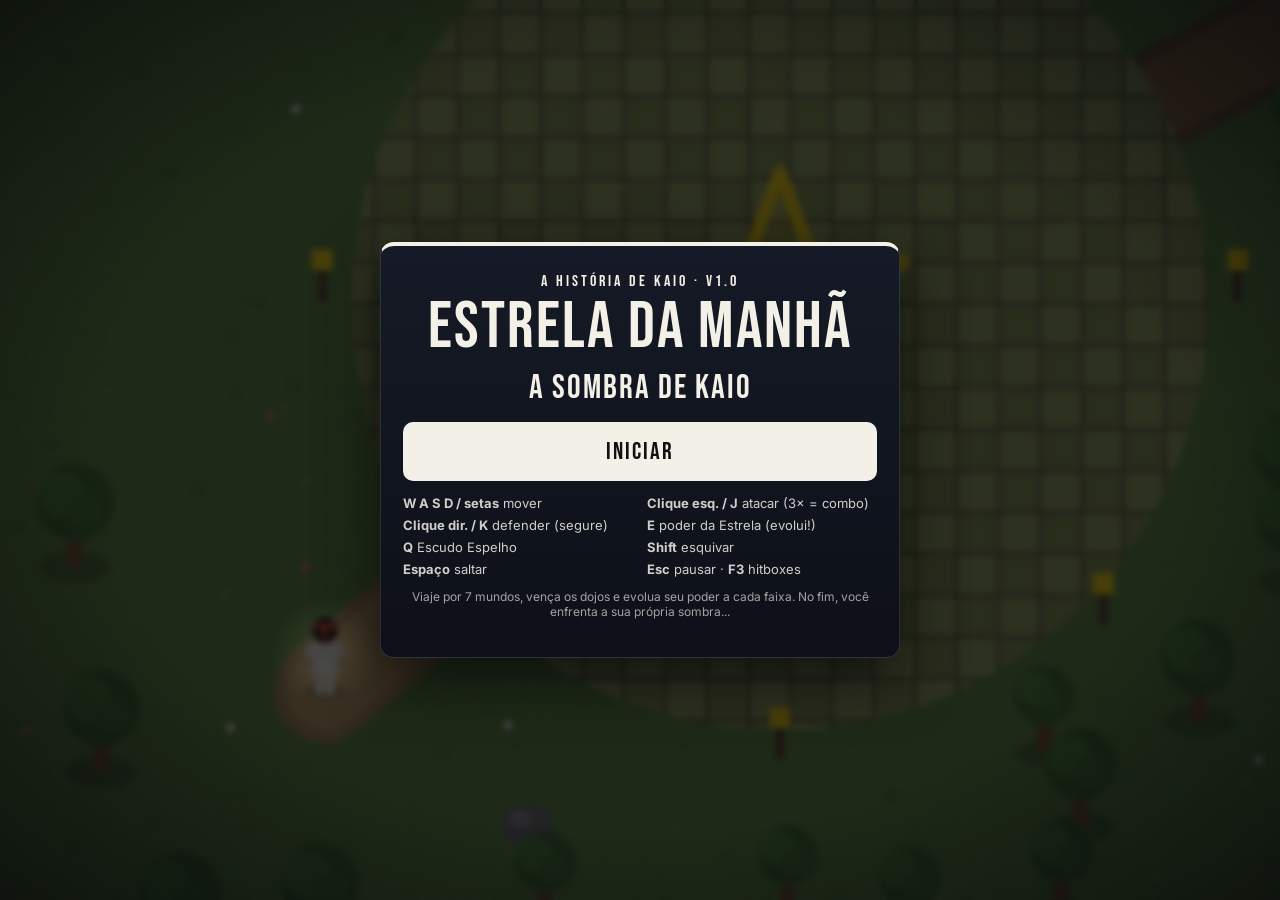
<file: aula8-karate-historia-poderes.html>
<!DOCTYPE html>
<html lang="pt-BR">
<head>
<meta charset="UTF-8">
<meta name="viewport" content="width=device-width, initial-scale=1, maximum-scale=1, user-scalable=no">
<title>Estrela da Manhã — A Sombra de Kaio</title>
<link rel="preconnect" href="https://fonts.googleapis.com">
<link href="https://fonts.googleapis.com/css2?family=Bebas+Neue&family=Inter:wght@400;700&display=swap" rel="stylesheet">
<style>
  /* ===== CORES (a --belt muda com a sua faixa) ===== */
  :root { --belt: #f3f0e8; --bg: #0b0d14; --txt: #f3f0e8; --cor: #ffffff; }
  html, body { margin: 0; height: 100%; overflow: hidden; background: var(--bg); color: var(--txt);
    font-family: 'Inter', sans-serif; user-select: none; -webkit-user-select: none; touch-action: none; }
  .hidden { display: none !important; }

  /* ===== TELA DO JOGO ===== */
  #viewport { position: fixed; inset: 0; }
  #viewport canvas { display: block; width: 100%; height: 100%; }
  #vignette { position: fixed; inset: 0; pointer-events: none;
    background: radial-gradient(ellipse at center, transparent 60%, rgba(0,0,0,.55)); }
  #damage { position: fixed; inset: 0; pointer-events: none; opacity: 0; transition: opacity .3s;
    background: radial-gradient(ellipse at center, transparent 40%, rgba(220,30,30,.75)); }
  #damage.on { opacity: 1; transition: none; }
  #fade { position: fixed; inset: 0; background: #000; opacity: 0; pointer-events: none; transition: opacity .4s; z-index: 20; }
  #fade.on { opacity: 1; transition: none; }

  /* ===== HUD ===== */
  #hud { position: fixed; inset: 0; pointer-events: none; font-family: 'Bebas Neue', sans-serif; letter-spacing: 1px; }
  .label { font-size: 14px; opacity: .7; }
  #hud-left { position: absolute; left: 16px; top: 16px; width: min(260px, 38vw); }
  #hp { position: relative; height: 16px; background: rgba(0,0,0,.5); border: 2px solid rgba(255,255,255,.3);
    border-radius: 4px; overflow: hidden; }
  #hp-ghost, #hp-fill { position: absolute; left: 0; top: 0; bottom: 0; width: 100%; }
  #hp-ghost { background: #fff; opacity: .55; transition: width .6s .25s; }
  #hp-fill { background: linear-gradient(90deg, #c62828, #ef5350); }
  #ki { position: relative; height: 8px; margin-top: 5px; background: rgba(0,0,0,.5); border: 2px solid rgba(255,255,255,.3);
    border-radius: 4px; overflow: hidden; }
  #ki-fill { position: absolute; left: 0; top: 0; bottom: 0; width: 100%; background: linear-gradient(90deg, #1e88e5, #4fc3f7); }
  #lives { margin-top: 4px; font-size: 22px; color: #ef5350; }
  #minimap { margin-top: 6px; width: 170px; height: 125px; border: 2px solid rgba(255,255,255,.3);
    border-radius: 6px; background: rgba(0,0,0,.4); display: block; }
  #hud-top { position: absolute; left: 50%; top: 16px; transform: translateX(-50%); text-align: center; width: min(380px, 40vw); }
  #objective { font-size: 22px; text-shadow: 0 2px 6px #000; }
  #boss { margin-top: 8px; }
  #boss-bar { height: 12px; background: rgba(0,0,0,.6); border: 2px solid #e53935; border-radius: 4px; overflow: hidden; }
  #boss-fill { display: block; height: 100%; width: 100%; background: linear-gradient(90deg, #b71c1c, #ff5252); }
  #hud-right { position: absolute; right: 16px; top: 16px; text-align: right; }
  #world-name { font-size: 26px; color: var(--belt); text-shadow: 0 2px 6px #000; }
  #world-bioma { font-size: 16px; opacity: .85; text-shadow: 0 2px 6px #000; }
  #toast { position: absolute; left: 50%; top: 30%; transform: translate(-50%, -50%) scale(.85); opacity: 0;
    font-size: clamp(30px, 7vw, 66px); color: var(--belt); text-align: center; text-shadow: 0 4px 20px #000;
    transition: opacity .3s, transform .3s; width: 92vw; }
  #toast.show { opacity: 1; transform: translate(-50%, -50%) scale(1); }
  #toast small { display: block; font-family: 'Inter', sans-serif; font-size: clamp(14px, 2.4vw, 20px);
    color: var(--txt); letter-spacing: 0; margin-top: 6px; }

  /* slots dos poderes */
  #powers { position: absolute; left: 50%; bottom: 18px; transform: translateX(-50%); display: flex; gap: 10px; }
  .slot { position: relative; min-width: 130px; padding: 6px 12px; border-radius: 10px; background: rgba(0,0,0,.55);
    border: 2px solid rgba(255,255,255,.3); overflow: hidden; text-align: center; font-size: 18px; }
  .slot b { color: var(--belt); margin-right: 6px; }
  .slot span { position: relative; }
  .slot i { position: absolute; left: 0; bottom: 0; height: 100%; width: 0; background: rgba(255,255,255,.28); }
  .slot.pronto { border-color: var(--belt); }

  /* ===== CAIXA DE DIÁLOGO ===== */
  #dialogo { position: fixed; left: 50%; bottom: 16px; transform: translateX(-50%); width: min(720px, calc(100vw - 24px));
    box-sizing: border-box; z-index: 12; display: flex; gap: 14px; align-items: center; padding: 14px 16px; cursor: pointer;
    background: linear-gradient(180deg, rgba(21,26,38,.96), rgba(13,16,24,.96)); border: 2px solid var(--cor);
    border-radius: 14px; box-shadow: 0 10px 40px rgba(0,0,0,.6); }
  #dlg-avatar { flex: none; width: 64px; height: 64px; border-radius: 50%; display: flex; align-items: center; justify-content: center;
    font-size: 36px; background: rgba(255,255,255,.08); border: 3px solid var(--cor); }
  #dlg-corpo { flex: 1; min-width: 0; }
  #dlg-nome { font-family: 'Bebas Neue', sans-serif; font-size: 22px; letter-spacing: 2px; color: var(--cor); }
  #dlg-texto { font-size: 16px; line-height: 1.35; min-height: 44px; }
  #dlg-prox { font-size: 12px; opacity: .6; text-align: right; }

  /* ===== TELAS (menus e história) ===== */
  .screen { position: fixed; inset: 0; display: flex; align-items: center; justify-content: center; z-index: 10;
    background: rgba(5,6,10,.72); backdrop-filter: blur(3px); padding: 16px; box-sizing: border-box; }
  .panel { background: linear-gradient(180deg, #151a26, #0d1018); border: 1px solid rgba(255,255,255,.12);
    border-top: 4px solid var(--belt); border-radius: 14px; padding: 26px 22px; width: 100%; max-width: 520px;
    max-height: 100%; overflow: auto; box-sizing: border-box; text-align: center; box-shadow: 0 20px 60px rgba(0,0,0,.6); }
  .panel.small { max-width: 400px; }
  .panel.defeat { border-top-color: #e53935; }
  .kicker { font-family: 'Bebas Neue', sans-serif; letter-spacing: 3px; color: var(--belt); }
  h1 { font-family: 'Bebas Neue', sans-serif; font-weight: 400; font-size: clamp(40px, 10vw, 66px); margin: 4px 0 0; letter-spacing: 2px; line-height: 1; }
  h2 { font-family: 'Bebas Neue', sans-serif; font-weight: 400; font-size: clamp(24px, 6vw, 34px); margin: 6px 0 14px; letter-spacing: 2px; }
  .btn { display: block; width: 100%; margin: 10px 0; padding: 13px; font-family: 'Bebas Neue', sans-serif; font-size: 24px;
    letter-spacing: 2px; border-radius: 10px; border: 2px solid rgba(255,255,255,.25); background: transparent; color: var(--txt); cursor: pointer; }
  .btn.primary { background: var(--belt); border-color: var(--belt); color: #111; }
  .btn:hover { filter: brightness(1.15); }
  .controls { display: grid; grid-template-columns: 1fr 1fr; gap: 6px 14px; text-align: left; font-size: 13px; margin-top: 14px; opacity: .85; }
  .controls b { color: var(--belt); }
  .hint { font-size: 12px; opacity: .65; margin-top: 12px; }
  .touch-only { display: none; }
  #story-ico { font-size: 64px; line-height: 1; }
  #story-texto { font-size: 17px; line-height: 1.5; min-height: 110px; }

  /* ===== CONTROLES DE CELULAR ===== */
  #touch { position: fixed; inset: 0; pointer-events: none; z-index: 5; }
  #stick { position: absolute; left: 20px; bottom: 24px; width: 120px; height: 120px; border-radius: 50%; pointer-events: auto;
    background: rgba(255,255,255,.08); border: 2px solid rgba(255,255,255,.25); }
  #knob { position: absolute; left: 50%; top: 50%; width: 52px; height: 52px; border-radius: 50%; transform: translate(-50%, -50%);
    background: rgba(255,255,255,.35); }
  #tbuttons { position: absolute; right: 12px; bottom: 20px; display: grid; grid-template-columns: repeat(3, 58px); gap: 10px; pointer-events: auto; }
  .tbtn { width: 58px; height: 58px; border-radius: 50%; border: 2px solid rgba(255,255,255,.35); background: rgba(0,0,0,.4);
    color: var(--txt); font-family: 'Bebas Neue', sans-serif; font-size: 16px; letter-spacing: 1px; padding: 0; }
  #t-atk { background: var(--belt); color: #111; border-color: var(--belt); }
  #t-poder { border-color: #4fc3f7; color: #4fc3f7; }
  #t-escudo { border-color: #ffd54f; color: #ffd54f; }
  #t-pause { position: absolute; right: 16px; top: 90px; width: 44px; height: 44px; font-size: 16px; pointer-events: auto; }

  @media (max-width: 640px) {
    #hud-top { top: 70px; left: auto; right: 16px; transform: none; text-align: right; width: 55vw; }
    #objective { font-size: 16px; }
    #world-name { font-size: 20px; }
    #minimap { width: 120px; height: 88px; }
    #t-pause { top: 150px; }
    #powers { bottom: 160px; }
    .slot { min-width: 90px; font-size: 14px; padding: 4px 8px; }
    #dlg-avatar { width: 48px; height: 48px; font-size: 26px; }
    #dlg-texto { font-size: 14px; }
  }
  @media (pointer: coarse) {
    .controls { display: none; }
    .touch-only { display: block; }
  }
</style>
</head>
<body>
<main>
  <div id="viewport"></div>
  <div id="vignette"></div>
  <div id="damage"></div>

  <!-- HUD -->
  <header id="hud" class="hidden">
    <div id="hud-left">
      <div class="label">VIDA · KI</div>
      <div id="hp"><div id="hp-ghost"></div><div id="hp-fill"></div></div>
      <div id="ki"><div id="ki-fill"></div></div>
      <div id="lives"></div>
      <canvas id="minimap" width="340" height="250"></canvas>
    </div>
    <div id="hud-top">
      <div class="label">OBJETIVO</div>
      <div id="objective">—</div>
      <div id="boss" class="hidden">
        <div class="label" id="boss-nome">KAGE · A SOMBRA DE KAIO</div>
        <div id="boss-bar"><i id="boss-fill"></i></div>
      </div>
    </div>
    <div id="hud-right">
      <div class="label" id="world-index">FAIXAS 0 / 7</div>
      <div id="world-name">FAIXA BRANCA</div>
      <div id="world-bioma">—</div>
    </div>
    <div id="powers">
      <div class="slot" id="slot-poder"><i id="poder-cd"></i><span><b>E</b><span id="poder-nome">FAÍSCA</span></span></div>
      <div class="slot" id="slot-escudo"><i id="escudo-cd"></i><span><b>Q</b><span id="escudo-nome">ESCUDO</span></span></div>
    </div>
    <div id="toast"></div>
  </header>
  <div id="fade"></div>

  <!-- CAIXA DE DIÁLOGO -->
  <aside id="dialogo" class="hidden">
    <div id="dlg-avatar">🥋</div>
    <div id="dlg-corpo">
      <div id="dlg-nome">KAIO</div>
      <div id="dlg-texto"></div>
      <div id="dlg-prox">clique, toque ou Enter ▶</div>
    </div>
  </aside>

  <!-- TELA INICIAL -->
  <section id="screen-start" class="screen">
    <div class="panel">
      <div class="kicker">A HISTÓRIA DE KAIO · v1.0</div>
      <h1>ESTRELA DA MANHÃ</h1>
      <h2>A SOMBRA DE KAIO</h2>
      <button id="btn-start" class="btn primary">INICIAR</button>
      <button id="btn-new" class="btn hidden">NOVO JOGO</button>
      <div class="controls">
        <div><b>W A S D / setas</b> mover</div>
        <div><b>Clique esq. / J</b> atacar (3× = combo)</div>
        <div><b>Clique dir. / K</b> defender (segure)</div>
        <div><b>E</b> poder da Estrela (evolui!)</div>
        <div><b>Q</b> Escudo Espelho</div>
        <div><b>Shift</b> esquivar</div>
        <div><b>Espaço</b> saltar</div>
        <div><b>Esc</b> pausar · <b>F3</b> hitboxes</div>
      </div>
      <p class="hint">Viaje por 7 mundos, vença os dojos e evolua seu poder a cada faixa. No fim, você enfrenta a sua própria sombra...</p>
      <p class="hint touch-only">No celular: analógico à esquerda e botões à direita.</p>
    </div>
  </section>

  <!-- HISTÓRIA (cenas) -->
  <section id="screen-story" class="screen hidden">
    <div class="panel">
      <div id="story-ico">🏯</div>
      <h2 id="story-titulo">—</h2>
      <p id="story-texto"></p>
      <button id="story-btn" class="btn primary">PRÓXIMO ▶</button>
    </div>
  </section>

  <!-- PAUSA -->
  <section id="screen-pause" class="screen hidden">
    <div class="panel small">
      <h2>PAUSA</h2>
      <button id="btn-resume" class="btn primary">CONTINUAR</button>
      <button id="btn-restart" class="btn">REINICIAR DOJO</button>
      <button id="btn-menu" class="btn">MENU</button>
    </div>
  </section>

  <!-- DERROTA -->
  <section id="screen-defeat" class="screen hidden">
    <div class="panel small defeat">
      <h2>DERROTA</h2>
      <p>A luz da Estrela ainda não se apagou. Levante-se, Kaio!</p>
      <button id="btn-retry" class="btn primary">TENTAR NOVAMENTE</button>
    </div>
  </section>

  <!-- VITÓRIA -->
  <section id="screen-victory" class="screen hidden">
    <div class="panel small">
      <div class="kicker">FAIXA PRETA CONQUISTADA</div>
      <h2>A ESTRELA DA MANHÃ BRILHA</h2>
      <p id="victory-stats"></p>
      <button id="btn-explore" class="btn primary">CONTINUAR EXPLORANDO</button>
      <button id="btn-again" class="btn">JOGAR DO ZERO</button>
    </div>
  </section>
</main>

<!-- CONTROLES DE TOQUE (só aparecem no celular) -->
<footer id="touch" class="hidden">
  <div id="stick"><div id="knob"></div></div>
  <div id="tbuttons">
    <button class="tbtn" id="t-def">DEF</button>
    <button class="tbtn" id="t-atk">ATQ</button>
    <button class="tbtn" id="t-poder">PODER</button>
    <button class="tbtn" id="t-pulo">PULO</button>
    <button class="tbtn" id="t-esq">ESQ</button>
    <button class="tbtn" id="t-escudo">ESCUDO</button>
  </div>
  <button class="tbtn" id="t-pause">II</button>
</footer>

<script>
// =====================================================
// DADOS DO JOGO — mexa nos números para mudar a dificuldade!
// =====================================================

// ----- MUNDOS (um para cada dojo) -----
// chao: 3 cores do chão | trilha: cores do caminho | tatame: piso do dojo
// tinta: cor do clima [r,g,b,força] | copa: cores das plantas | flora: o que nasce lá
const BIOMAS = [
  { nome:'CAMPINA DO AMANHECER', chao:['#4f7d34','#466f2e','#5a8a3c'], trilha:['#9c7a4a','#b8925c'], tatame:['#7a8a4a','#8c9c58','#3d4426'], tinta:[255,214,120,.10],
    copa:['#2e5e24','#3c7a2e','#356d29'], pedra:['#5f5f68','#82828c'], flora:['arvore','arvore','arvore','arvore','pedra'], tufo:'grama', amb:'polen' },
  { nome:'VALE DOS BORDOS', chao:['#7a5a34','#6b4c2a','#8d6a3e'], trilha:['#6b4a2a','#8a6238'], tatame:['#8a6a4a','#9c7a58','#4a3320'], tinta:[255,120,60,.10],
    copa:['#a32a1a','#d9532a','#e07a2e'], pedra:['#6a5248','#8a7064'], flora:['arvore','arvore','arvore','arvore','pedra'], tufo:'folha', amb:'folhas' },
  { nome:'DESERTO DO CREPÚSCULO', chao:['#d9b070','#c9a060','#e6c284'], trilha:['#b88a4a','#d2a35e'], tatame:['#c9a26a','#d8b47c','#6a4f2a'], tinta:[255,150,60,.14],
    copa:['#3f7a3a','#58a04f','#2f5f2c'], pedra:['#a07a52','#c29a6c'], flora:['cacto','cacto','pedra','pedra','cacto'], tufo:'areia', amb:'areia' },
  { nome:'FLORESTA DE BAMBU', chao:['#2f6b3d','#285c34','#3a7b48'], trilha:['#7a6a3a','#9a8a4e'], tatame:['#6a8a4a','#7c9c58','#2f4426'], tinta:[80,200,140,.10],
    copa:['#4aa85a','#6cc872','#3a8c48'], pedra:['#586a58','#788a78'], flora:['bambu','bambu','bambu','bambu','pedra'], tufo:'samambaia', amb:'folhasverdes' },
  { nome:'BOSQUE DOS CRISTAIS', chao:['#3b2a5c','#32244f','#473370'], trilha:['#4a3a6e','#6a56a0'], tatame:['#5a4a86','#6c5a9c','#251c40'], tinta:[140,90,255,.16],
    copa:['#7e57c2','#9575cd','#6a48b0'], cristal:['#b388ff','#7c4dff','#e1bee7'], pedra:['#4a3a6a','#6a5a8a'], flora:['cristal','cristal','cristal','arvore','pedra'], tufo:'brilho', amb:'luzes' },
  { nome:'PICOS DO TROVÃO', chao:['#6b5a4a','#5c4c3e','#7c6a58'], trilha:['#5a4a3c','#7a6650'], tatame:['#7a6a5a','#8c7a68','#3a2e24'], tinta:[160,170,200,.12],
    copa:['#2d4a3a','#3a5c48','#264034'], pedra:['#6a6a72','#9a9aa4'], flora:['pinheiro','pinheiro','pedra','pedra','pedra'], tufo:'seixo', amb:'poeira' },
  { nome:'TEMPLO DO ECLIPSE', chao:['#2a2430','#221c28','#352d3c'], trilha:['#3a3040','#5a2a3a'], tatame:['#3a3240','#463c4c','#150f1a'], tinta:[160,30,50,.20],
    copa:['#1a1420','#2a2030','#3a2840'], pedra:['#2e2a34','#4a4452'], flora:['morta','morta','pedra','pedra'], tufo:'brasa', amb:'brasas' }
];

// ----- PODERES DA ESTRELA (evolui a cada faixa conquistada) -----
// dano | vel: velocidade | r: tamanho | qtd: quantos tiros | spread: abertura
// pierce: atravessa | homing: persegue | expl: raio da explosão | custo: gasto de ki | cd: recarga
const PODERES = [
  { nome:'FAÍSCA',           cor:'#fff3a0', dano:12, vel:520, r:9,  qtd:1, spread:0,   pierce:0, homing:0, expl:0,   custo:20, cd:.35 },
  { nome:'CHAMA',            cor:'#ff9a3c', dano:18, vel:500, r:13, qtd:1, spread:0,   pierce:0, homing:0, expl:0,   custo:22, cd:.35 },
  { nome:'COMETA',           cor:'#7fd4ff', dano:22, vel:720, r:14, qtd:1, spread:0,   pierce:1, homing:0, expl:0,   custo:24, cd:.35 },
  { nome:'FÊNIX',            cor:'#ff6b4a', dano:24, vel:560, r:15, qtd:2, spread:.35, pierce:0, homing:5, expl:0,   custo:28, cd:.40 },
  { nome:'NOVA',             cor:'#c77dff', dano:28, vel:520, r:16, qtd:1, spread:0,   pierce:0, homing:4, expl:95,  custo:30, cd:.45 },
  { nome:'ESTRELA CADENTE',  cor:'#6ee7b7', dano:30, vel:600, r:15, qtd:3, spread:.30, pierce:0, homing:3, expl:75,  custo:34, cd:.45 },
  { nome:'SUPERNOVA',        cor:'#ffd54f', dano:42, vel:560, r:20, qtd:3, spread:.28, pierce:1, homing:4, expl:120, custo:38, cd:.50 },
  { nome:'ESTRELA DA MANHÃ', cor:'#ffffff', dano:58, vel:620, r:22, qtd:5, spread:.26, pierce:1, homing:6, expl:150, custo:40, cd:.50 }
];

// ----- PERSONAGENS DAS CONVERSAS -----
const QUEM = {
  HOSHI: { nome:'MESTRE HOSHI', cor:'#ffd54f', ico:'🧓' },
  KAIO:  { nome:'KAIO',         cor:'#ffffff', ico:'🥋' },
  TORI:  { nome:'TORI',         cor:'#b0b6c4', ico:'😏' },
  AKANE: { nome:'AKANE',        cor:'#ef5350', ico:'🥷' },
  SUNNA: { nome:'SUNNA',        cor:'#ffb74d', ico:'🦊' },
  TAKE:  { nome:'TAKE',         cor:'#66bb6a', ico:'🐼' },
  YUME:  { nome:'YUME',         cor:'#ce93d8', ico:'🔮' },
  GORO:  { nome:'GORO',         cor:'#bcaaa4', ico:'🗿' },
  KAGE:  { nome:'KAGE',         cor:'#ff5252', ico:'🌑' }
};
const F = (q, t) => ({ q, t });

// ----- FAIXAS = DOJOS (cada uma mais difícil) -----
// bonecos/obst/giros/velGiro: treino, obstáculos e bastões | arremess: chance de ser arremessador de shuriken
// total/juntos/atacam: quantos inimigos | vida/dano/vel | espera/preparo/bloqueio: comportamento
const FAIXAS = [
  { nome:'FAIXA AMARELA', faixa:'#f5d000', css:'#f5d000', bonecos:3, obst:3, giros:0, velGiro:0, total:3, juntos:1, atacam:1, vida:40, dano:6, vel:2.2, espera:2.4, preparo:.80, bloqueio:0, arremess:0,
    cla:'APRENDIZES DA SOMBRA', dica:'Quebre os bonecos e vença os aprendizes!',
    inimigo:{ gi:'#3b3f4a', faixa:'#f5d000', cabelo:'#2a2018', extra:'bandana', corExtra:'#1a1a1a', esc:1 },
    falasEntrada:[ F('TORI','Haha! Mais um aluno perdido? A Luz da Estrela agora é do Clã do Eclipse!'), F('KAIO','Devolva o fragmento! Eu treinei a vida toda para este momento.') ],
    falasSaida:[ F('HOSHI','Primeiro fragmento recuperado! Sinto a Estrela crescendo no seu colar, Kaio.'),
                 F('HOSHI','Agora você pode usar o ESCUDO ESPELHO (tecla Q): ele bloqueia golpes e devolve tudo que jogarem em você!'),
                 F('HOSHI','E a sua FAÍSCA evoluiu para CHAMA! Cada faixa deixa seu poder mais forte.') ] },
  { nome:'FAIXA VERMELHA', faixa:'#d32f2f', css:'#e53935', bonecos:4, obst:4, giros:0, velGiro:0, total:4, juntos:2, atacam:1, vida:50, dano:8, vel:2.5, espera:2.1, preparo:.70, bloqueio:0, arremess:0,
    cla:'LÂMINAS RUBRAS', dica:'Use caixas e pedras para se proteger!',
    inimigo:{ gi:'#6d1b1b', faixa:'#d32f2f', cabelo:'#1a0f0f', extra:'mascara', corExtra:'#3a0d0d', esc:1 },
    falasEntrada:[ F('AKANE','Cada folha vermelha que cai aqui é de alguém que desistiu. Você será a próxima!'), F('KAIO','Eu não vou desistir. Meu mestre acredita em mim.') ],
    falasSaida:[ F('HOSHI','Dois fragmentos! A CHAMA ficou tão forte que virou outra coisa: o COMETA!'),
                 F('HOSHI','O COMETA atravessa todos os inimigos que estiverem na frente. Use a tecla E!') ] },
  { nome:'FAIXA LARANJA', faixa:'#ff8f00', css:'#ff9800', bonecos:4, obst:5, giros:1, velGiro:1.2, total:5, juntos:2, atacam:1, vida:60, dano:9, vel:2.8, espera:1.9, preparo:.60, bloqueio:.10, arremess:.34,
    cla:'CHACAIS DA AREIA', dica:'Bastão giratório! Pule por cima. Escudo (Q) devolve shurikens!',
    inimigo:{ gi:'#a67c4e', faixa:'#ff8f00', cabelo:'#3a2a18', extra:'turbante', corExtra:'#e6d3a3', esc:1 },
    falasEntrada:[ F('SUNNA','No deserto ninguém ouve você gritar... só o vento! E o vento joga shuriken!'), F('KAIO','Então vou usar o Escudo Espelho e devolver cada uma delas!') ],
    falasSaida:[ F('HOSHI','Três fragmentos! Você aprendeu a devolver os golpes do inimigo. Isso é sabedoria.'),
                 F('HOSHI','O COMETA agora virou FÊNIX: duas aves de fogo que PERSEGUEM os inimigos!') ] },
  { nome:'FAIXA VERDE', faixa:'#2e7d32', css:'#43a047', bonecos:5, obst:6, giros:1, velGiro:1.6, total:6, juntos:3, atacam:2, vida:70, dano:10, vel:3.0, espera:1.7, preparo:.55, bloqueio:.15, arremess:.34,
    cla:'SOMBRAS DO BAMBU', dica:'Use a esquiva (Shift)!',
    inimigo:{ gi:'#1f4d2b', faixa:'#2e7d32', cabelo:'#102018', extra:'mascara', corExtra:'#133a1f', esc:1 },
    falasEntrada:[ F('TAKE','O bambu dobra, mas não quebra. E você, garoto? Vai quebrar?'), F('KAIO','Eu vou ficar de pé. Sempre.') ],
    falasSaida:[ F('HOSHI','Quatro fragmentos! Sua luz já ilumina a floresta inteira.'),
                 F('HOSHI','A FÊNIX virou NOVA: o tiro agora EXPLODE e machuca todo mundo em volta!') ] },
  { nome:'FAIXA ROXA', faixa:'#7b1fa2', css:'#ba68c8', bonecos:5, obst:7, giros:2, velGiro:1.9, total:7, juntos:3, atacam:2, vida:85, dano:12, vel:3.3, espera:1.5, preparo:.48, bloqueio:.25, arremess:.40,
    cla:'FEITICEIROS DO ECLIPSE', dica:'Dois bastões e ataques bem rápidos!',
    inimigo:{ gi:'#3a1f5a', faixa:'#7b1fa2', cabelo:'#1a0f2a', extra:'capuz', corExtra:'#2a1444', esc:1 },
    falasEntrada:[ F('YUME','Cristais guardam ecos. Ouça o seu: tem alguém com a SUA cara esperando no fim do caminho.'), F('KAIO','Como assim? Quem?'), F('YUME','Hihi... você vai ver.') ],
    falasSaida:[ F('HOSHI','Cinco fragmentos! Sua NOVA agora vira ESTRELA CADENTE: três estrelas de uma vez!'),
                 F('HOSHI','Kaio... aquilo que a Yume disse. Tome cuidado. O Eclipse usa o que há de pior em nós.') ] },
  { nome:'FAIXA MARROM', faixa:'#5d4037', css:'#a1887f', bonecos:6, obst:8, giros:2, velGiro:2.3, total:8, juntos:4, atacam:2, vida:95, dano:14, vel:3.6, espera:1.3, preparo:.42, bloqueio:.30, arremess:.40,
    cla:'GUARDAS DE PEDRA', dica:'Quatro adversários juntos!',
    inimigo:{ gi:'#5a4a3c', faixa:'#5d4037', cabelo:'#2a2018', extra:'elmo', corExtra:'#8a8a94', esc:1.1 },
    falasEntrada:[ F('GORO','Montanha não se move, e eu também não! Quebre-se contra mim!'), F('KAIO','Até montanhas racham, Goro.') ],
    falasSaida:[ F('HOSHI','Seis fragmentos... falta só um. Sua ESTRELA CADENTE virou SUPERNOVA!'),
                 F('HOSHI','A SUPERNOVA atravessa e explode no final. Você está pronto para o Templo do Eclipse, filho.') ] },
  { nome:'FAIXA PRETA', faixa:'#111111', css:'#e0e0e0', bonecos:6, obst:9, giros:3, velGiro:2.6, total:5, juntos:2, atacam:2, vida:100, dano:15, vel:3.8, espera:1.2, preparo:.40, bloqueio:.35, arremess:.50, chefe:true,
    cla:'GUARDA DO ECLIPSE', dica:'Vença os guardas e enfrente a SOMBRA!',
    inimigo:{ gi:'#16121c', faixa:'#e53935', cabelo:'#0a0a0a', extra:'elmo', corExtra:'#3a3042', esc:1 },
    falasEntrada:[ F('HOSHI','Este é o Templo do Eclipse. O último fragmento da Estrela está aqui dentro.'), F('HOSHI','Vença os guardas e confie na sua luz, Kaio.'), F('KAIO','Eu estou pronto.') ],
    falasChefe:[ F('KAGE','Finalmente, Kaio. Eu estava te esperando.'), F('KAIO','Esse rosto... é o MEU rosto?!'),
                 F('KAGE','Eu sou tudo o que você tem medo de ser: a sua SOMBRA. Cada poder que você ganhou, eu também ganhei.'),
                 F('KAIO','Eu não tenho mais medo de mim mesmo. Vamos lutar!') ],
    falasSaida:[] }
];

// ----- O CHEFÃO: KAGE, O SAMURAI SOMBRA -----
const KAGE = { vida:1100, esc:1.55, velF1:150, velF2:190 };

// ----- HISTÓRIA -----
const HIST_INTRO = [
  { ico:'🏯', titulo:'O DOJO DA ESTRELA', t:'Há muito tempo, no alto da colina, existia o dojo Estrela da Manhã. Todo amanhecer, a luz da Estrela dava coragem a quem treinava ali.' },
  { ico:'🌑', titulo:'A NOITE DO ECLIPSE', t:'Numa noite sem lua, o Clã do Eclipse invadiu o dojo e roubou a Luz da Estrela. Ela se quebrou em 7 fragmentos, escondidos em 7 dojos pelo mundo.' },
  { ico:'🥋', titulo:'O ÚLTIMO ALUNO', t:'Você é Kaio, o único aluno que escapou. O Mestre Hoshi lhe deu uma faixa branca e um colar com a Estrela quebrada. "A cada faixa que você conquistar, a Estrela vai crescer dentro de você."' },
  { ico:'⭐', titulo:'O CAMINHO', t:'Siga a trilha. Vença os 7 dojos, da faixa amarela até a preta. Mas cuidado: dizem que, no fim do caminho, o seu maior inimigo é alguém que você conhece muito bem...', botao:'COMEÇAR ▶' }
];
const HIST_FIM = [
  { ico:'✨', titulo:'A SOMBRA SE DESFAZ', t:'Kage se desfez em milhares de faíscas douradas. Kaio não sentiu ódio, só paz. A sombra era o seu próprio medo, e agora ela fazia parte da sua luz.' },
  { ico:'⭐', titulo:'A ESTRELA RENASCE', t:'O último fragmento voou até o colar. A Estrela da Manhã brilhou inteira outra vez, e o Eclipse chegou ao fim.' },
  { ico:'🧓', titulo:'O MESTRE SORRI', t:'No topo da colina, o Mestre Hoshi sorriu: "Você conquistou a faixa preta, Kaio. Mas o verdadeiro mestre é quem vence a si mesmo."', botao:'FIM ▶' }
];

// golpes do combo: soco, soco, chute (alc = alcance em pixels)
const GOLPES = [
  { tipo:'soco',  dur:.32, ini:.08, fim:.18, dano:10, alc:46 },
  { tipo:'soco2', dur:.32, ini:.08, fim:.18, dano:12, alc:46 },
  { tipo:'chute', dur:.50, ini:.18, fim:.30, dano:22, alc:58, empurra:280 }
];
const VEL = 45;                       // converte a velocidade da tabela em pixels/seg
const MUNDO = { w: 3400, h: 2500 };   // tamanho do mundo
const INICIO = { x: 250, y: 2250 };   // onde você nasce
const LAGO = { x: 2150, y: 1350, r: 140 };
const POS_DOJOS = [[600,1950],[1350,1550],[700,950],[1500,450],[2450,650],[3000,1450],[2250,2050]];
const R_DOJO = 330;
const $ = id => document.getElementById(id);
const ehToque = matchMedia('(pointer: coarse)').matches;

// ===== TELA (canvas 2D) =====
const cv = document.createElement('canvas');
$('viewport').appendChild(cv);
const ctx = cv.getContext('2d');
let W = 0, H = 0, DPR = 1, zoom = 1;
function redimensionar() {
  DPR = Math.min(devicePixelRatio || 1, 2);
  W = innerWidth; H = innerHeight;
  cv.width = W * DPR; cv.height = H * DPR;
  zoom = Math.max(.6, Math.min(1.3, Math.min(W, H) / 650));
}
addEventListener('resize', redimensionar);
redimensionar();

// números aleatórios com semente (o mapa sai sempre igual)
let semente = 2024;
function rnd() {
  semente = semente + 0x6D2B79F5 | 0;
  let t = Math.imul(semente ^ semente >>> 15, 1 | semente);
  t = t + Math.imul(t ^ t >>> 7, 61 | t) ^ t;
  return ((t ^ t >>> 14) >>> 0) / 4294967296;
}
function distSeg(px, py, a, b) {
  const vx = b.x - a.x, vy = b.y - a.y;
  const t = Math.max(0, Math.min(1, ((px - a.x) * vx + (py - a.y) * vy) / (vx * vx + vy * vy)));
  return Math.hypot(px - a.x - vx * t, py - a.y - vy * t);
}
function lerpAng(a, b, t) {
  const d = ((b - a + Math.PI) % (Math.PI * 2) + Math.PI * 2) % (Math.PI * 2) - Math.PI;
  return a + d * t;
}
function difAng(a, b) { return ((b - a + Math.PI) % (Math.PI * 2) + Math.PI * 2) % (Math.PI * 2) - Math.PI; }

// ===== CRIA O MUNDO =====
// mapa de mundos: cada quadradinho pertence ao dojo mais perto (com um tremidinho para ficar natural)
const TS = 64, TW = Math.ceil(MUNDO.w / TS), TH = Math.ceil(MUNDO.h / TS);
const mapaBioma = new Uint8Array(TW * TH);
for (let ty = 0; ty < TH; ty++) for (let tx = 0; tx < TW; tx++) {
  const cx = (tx + .5) * TS, cy = (ty + .5) * TS;
  let melhor = 0, md = 1e9;
  POS_DOJOS.forEach((p, i) => {
    const d = Math.hypot(cx - p[0], cy - p[1]) + (Math.sin(cx * .011 + i * 3.1) + Math.cos(cy * .013 + i * 5.7)) * 90;
    if (d < md) { md = d; melhor = i; }
  });
  mapaBioma[ty * TW + tx] = melhor;
}
function biomaEm(x, y) {
  const tx = Math.max(0, Math.min(TW - 1, Math.floor(x / TS))), ty = Math.max(0, Math.min(TH - 1, Math.floor(y / TS)));
  return mapaBioma[ty * TW + tx];
}

const zonas = FAIXAS.map((f, i) => ({ i, f, x: POS_DOJOS[i][0], y: POS_DOJOS[i][1], r: R_DOJO, estado: 'bloqueada', bonecosPos: [] }));
const caminho = [INICIO, ...zonas];
const trilhas = [];
for (let i = 0; i < zonas.length; i++) {
  const p = new Path2D(); p.moveTo(caminho[i].x, caminho[i].y); p.lineTo(caminho[i + 1].x, caminho[i + 1].y); trilhas.push(p);
}
function pertoDoCaminho(x, y, m) {
  for (let i = 0; i < caminho.length - 1; i++) if (distSeg(x, y, caminho[i], caminho[i + 1]) < m) return true;
  return false;
}
const RAIO_SOLIDO = { arvore: 16, cacto: 12, bambu: 11, cristal: 18, pinheiro: 14, morta: 11 };
let solidos = [];   // tudo que bloqueia: {x, y, r, h, tipo, b}
const giros = [];   // bastões giratórios
const tufos = [];   // enfeites do chão
solidos.push({ x: LAGO.x, y: LAGO.y, r: LAGO.r, h: 999, tipo: 'lago', b: 0 });
// plantas e pedras de cada mundo
for (let i = 0; i < 520; i++) {
  const x = 40 + rnd() * (MUNDO.w - 80), y = 40 + rnd() * (MUNDO.h - 80);
  if (pertoDoCaminho(x, y, 75)) continue;
  if (zonas.some(z => Math.hypot(z.x - x, z.y - y) < z.r + 70)) continue;
  if (Math.hypot(LAGO.x - x, LAGO.y - y) < LAGO.r + 40) continue;
  if (Math.hypot(INICIO.x - x, INICIO.y - y) < 120) continue;
  const b = biomaEm(x, y), flora = BIOMAS[b].flora, tipo = flora[Math.floor(rnd() * flora.length)];
  const r = tipo === 'pedra' ? 20 + rnd() * 12 : RAIO_SOLIDO[tipo];
  if (solidos.some(o => Math.hypot(o.x - x, o.y - y) < o.r + r + 18)) continue;
  solidos.push({ x, y, r, h: 999, tipo, b, tam: 28 + rnd() * 16, v: rnd() });
}
// obstáculos, bastões e bonecos dentro de cada dojo
for (const z of zonas) {
  const f = z.f, ocup = [{ x: z.x, y: z.y, r: 60 }];
  const livre = (rMin, rMax, folga) => {
    for (let k = 0; k < 80; k++) {
      const a = rnd() * 6.283, r = rMin + rnd() * (rMax - rMin);
      const x = z.x + Math.cos(a) * r, y = z.y + Math.sin(a) * r;
      if (ocup.every(o => Math.hypot(o.x - x, o.y - y) > o.r + folga)) return { x, y };
    }
    return { x: z.x + rMax, y: z.y };
  };
  for (let k = 0; k < f.giros; k++) {
    const p = livre(120, z.r - 110, 85);
    giros.push({ x: p.x, y: p.y, ang: rnd() * 6.28, vel: f.velGiro * (k % 2 ? -1 : 1), dano: 8 + z.i * 1.5 });
    solidos.push({ x: p.x, y: p.y, r: 9, h: 999, tipo: 'poste', b: z.i });
    ocup.push({ x: p.x, y: p.y, r: 80 });
  }
  for (let k = 0; k < f.obst; k++) {
    const p = livre(90, z.r - 50, 45);
    if (rnd() < .6) solidos.push({ x: p.x, y: p.y, r: 24, h: 26, tipo: 'caixa', b: z.i }); // dá pra pular
    else solidos.push({ x: p.x, y: p.y, r: 22, h: 999, tipo: 'pedra', b: z.i });
    ocup.push({ x: p.x, y: p.y, r: 28 });
  }
  for (let k = 0; k < f.bonecos; k++) {
    const p = livre(70, z.r - 70, 34);
    z.bonecosPos.push(p); ocup.push({ x: p.x, y: p.y, r: 20 });
  }
}
for (let i = 0; i < 900; i++) {
  const x = rnd() * MUNDO.w, y = rnd() * MUNDO.h;
  if (zonas.some(z => Math.hypot(z.x - x, z.y - y) < z.r + 10) || Math.hypot(LAGO.x - x, LAGO.y - y) < LAGO.r + 10 || pertoDoCaminho(x, y, 40)) continue;
  const b = biomaEm(x, y);
  tufos.push({ x, y, b, tipo: BIOMAS[b].tufo, v: rnd() });
}

// padrões do chão (um para cada mundo) e do tatame
function criarPadrao(tam, desenhar) {
  const c = document.createElement('canvas'); c.width = c.height = tam;
  desenhar(c.getContext('2d'));
  return ctx.createPattern(c, 'repeat');
}
const padraoChao = BIOMAS.map((B, i) => criarPadrao(128, x => {
  x.fillStyle = B.chao[0]; x.fillRect(0, 0, 128, 128);
  for (let k = 0; k < 70; k++) { x.fillStyle = Math.random() < .5 ? B.chao[1] : B.chao[2]; x.fillRect(Math.random() * 128, Math.random() * 128, 3, 3); }
  if (i === 1) for (let k = 0; k < 14; k++) { x.fillStyle = Math.random() < .5 ? '#c0562a' : '#d98a30'; x.fillRect(Math.random() * 128, Math.random() * 128, 5, 3); }
  if (i === 2) { x.strokeStyle = B.chao[1]; x.lineWidth = 2; for (let k = 0; k < 5; k++) { x.beginPath(); x.arc(Math.random() * 128, Math.random() * 128, 18 + Math.random() * 14, 0, Math.PI); x.stroke(); } }
  if (i === 4) for (let k = 0; k < 10; k++) { x.fillStyle = 'rgba(179,136,255,.35)'; x.fillRect(Math.random() * 128, Math.random() * 128, 3, 3); }
  if (i === 6) { x.strokeStyle = '#5a2a3a'; x.lineWidth = 2; for (let k = 0; k < 4; k++) { x.beginPath(); const px = Math.random() * 128, py = Math.random() * 128; x.moveTo(px, py); x.lineTo(px + 18, py + 10); x.lineTo(px + 30, py + 8); x.stroke(); } }
}));
const padraoTatame = BIOMAS.map(B => criarPadrao(64, x => {
  for (let i = 0; i < 2; i++) for (let j = 0; j < 2; j++) {
    x.fillStyle = (i + j) % 2 ? B.tatame[0] : B.tatame[1]; x.fillRect(i * 32, j * 32, 32, 32);
    x.strokeStyle = B.tatame[2]; x.lineWidth = 2; x.strokeRect(i * 32, j * 32, 32, 32);
  }
}));

// ===== ESTADO DO JOGO =====
// estados: menu, historia, dialogo, jogando, pausa, transicao, fim
let estado = 'menu', vidas = 3, hp = 100, conquistadas = 0;
let inimigos = [], particulas = [], projeteis = [], efeitos = [], zonaAtiva = null;
let etapa = 'bonecos', bonecosQuebrados = 0, gerados = 0, derrotados = 0, chefeGerado = false, chefeVencido = false, timerSpawn = 0;
let tremor = 0, parada = 0, ultimaPausa = 0, textoObjetivo = '', mostrarHitbox = false, tempoTotal = 0;
let ki = 100, poderCd = 0, escCd = 0, escCdMax = 9, ultimoPoder = -99;
let eclipse = 0, eclipseAlvo = 0, biomaAtual = -1, checaBioma = 0;
let stats = { tempo: 0, golpes: 0, defesas: 0 };
let mouseDef = false, toqueDef = false;
const teclas = {}, toque = { x: 0, y: 0 };
const cam = { x: INICIO.x, y: INICIO.y };
const jog = {
  x: INICIO.x, y: INICIO.y, z: 0, vz: 0, kbx: 0, kby: 0, movx: 0, movy: 0, noChao: true,
  ang: -Math.PI / 2, alvoAng: -Math.PI / 2, passo: 0,
  ataque: 0, tAtaque: 0, golpe: null, comboPasso: 0, comboJanela: 0, filaCombo: false, acertou: new Set(),
  defendendo: false, esquiva: 0, esqCd: 0, esqx: 0, esqy: 0, invul: 0, cdGiro: 0, cast: 0, escudo: 0
};

// progresso salvo
try { conquistadas = Math.min(7, Number(localStorage.getItem('emk3-faixas')) || 0); } catch (e) {}
function salvar() { try { localStorage.setItem('emk3-faixas', conquistadas); } catch (e) {} }

// ===== PODERES =====
function poder() { return PODERES[Math.min(conquistadas, 7)]; }
function escudoLiberado() { return conquistadas >= 1; }

// poder 1: Poder da Estrela (evolui a cada faixa!)
function usarPoder() {
  if (estado !== 'jogando' || jog.esquiva > 0) return;
  const P = poder();
  if (poderCd > 0 || ki < P.custo) return;
  ki -= P.custo; poderCd = P.cd; jog.cast = .28; ultimoPoder = tempoTotal;
  const alvo = maisPerto(450);
  let a = jog.ang;
  if (alvo) a = Math.atan2(alvo.y - jog.y, alvo.x - jog.x); // mira automática
  jog.ang = jog.alvoAng = a;
  for (let i = 0; i < P.qtd; i++) {
    const off = P.qtd === 1 ? 0 : (i - (P.qtd - 1) / 2) * P.spread, ang = a + off;
    projeteis.push({ x: jog.x + Math.cos(a) * 22, y: jog.y + Math.sin(a) * 22, z: 30, vx: Math.cos(ang) * P.vel, vy: Math.sin(ang) * P.vel,
      dano: P.dano, r: P.r, cor: P.cor, dono: 'jogador', pierce: P.pierce, homing: P.homing, expl: P.expl, hit: new Set(), vida: 1.5, tipo: 'poder' });
  }
  faiscas(jog.x + Math.cos(a) * 22, jog.y + Math.sin(a) * 22, 30, P.cor, 8);
  tremor = Math.max(tremor, 2);
}
// poder 2: Escudo Espelho — bloqueia tudo e devolve os tiros
function usarEscudo() {
  if (estado !== 'jogando' || !escudoLiberado() || escCd > 0) return;
  jog.escudo = 2.2 + .25 * conquistadas;
  escCdMax = 9 - .4 * conquistadas; escCd = escCdMax;
  faiscas(jog.x, jog.y, 30, '#ffe082', 18);
  efeitos.push({ tipo: 'anel', x: jog.x, y: jog.y, r: 0, rmax: 80, t: .3, tmax: .3, cor: '#ffe082' });
}
function refletir(p) {
  p.dono = p.dono === 'jogador' ? 'inimigo' : 'jogador';
  p.hit = new Set(); p.dano = Math.round(p.dano * 1.2); p.cor = '#ffe082'; p.vida = 2.5; p.tipo = 'poder';
  let alvo = null, md = 600;
  if (p.dono === 'jogador') for (const e of inimigos) { if (e.estado === 'morto') continue; const d = Math.hypot(e.x - p.x, e.y - p.y); if (d < md) { md = d; alvo = e; } }
  const v = Math.hypot(p.vx, p.vy) * 1.1 || 300;
  if (p.dono === 'jogador' && alvo) { const a = Math.atan2(alvo.y - p.y, alvo.x - p.x); p.vx = Math.cos(a) * v; p.vy = Math.sin(a) * v; }
  else if (p.dono === 'inimigo') { const a = Math.atan2(jog.y - p.y, jog.x - p.x); p.vx = Math.cos(a) * v * .8; p.vy = Math.sin(a) * v * .8; }
  else { p.vx *= -1.1; p.vy *= -1.1; }
  faiscas(p.x, p.y, p.z, '#ffe082', 8);
}
function explodir(p) {
  if (!p.expl) { faiscas(p.x, p.y, p.z, p.cor, 8); return; }
  efeitos.push({ tipo: 'anel', x: p.x, y: p.y, r: 0, rmax: p.expl, t: .35, tmax: .35, cor: p.cor });
  faiscas(p.x, p.y, 20, p.cor, 16); tremor = Math.max(tremor, 4);
  for (const e of inimigos.slice()) {
    if (e.estado === 'morto') continue;
    const d = Math.hypot(e.x - p.x, e.y - p.y);
    if (d < p.expl + 12 * e.esc) acertarInimigo(e, { tipo: 'poder', dano: Math.round(p.dano * .6), empurra: 140 }, (e.x - p.x) / (d || 1), (e.y - p.y) / (d || 1));
  }
}
function lancarShuriken(e) {
  const a = Math.atan2(jog.y - e.y, jog.x - e.x);
  projeteis.push({ x: e.x, y: e.y, z: 25, vx: Math.cos(a) * 310, vy: Math.sin(a) * 310, dano: e.dano, r: 9, cor: '#cfd8dc',
    dono: 'inimigo', pierce: 0, homing: 0, expl: 0, hit: new Set(), vida: 3, tipo: 'shuriken' });
}
function atualizarProjeteis(dt) {
  for (let i = projeteis.length - 1; i >= 0; i--) {
    const p = projeteis[i];
    if (!p) continue;
    if (p.homing && p.dono === 'jogador') {
      let alvo = null, md = 380;
      for (const e of inimigos) { if (e.estado === 'morto' || p.hit.has(e)) continue; const d = Math.hypot(e.x - p.x, e.y - p.y); if (d < md) { md = d; alvo = e; } }
      if (alvo) {
        const v = Math.hypot(p.vx, p.vy), a = Math.atan2(p.vy, p.vx), ta = Math.atan2(alvo.y - p.y, alvo.x - p.x);
        const na = a + Math.max(-p.homing * dt, Math.min(p.homing * dt, difAng(a, ta)));
        p.vx = Math.cos(na) * v; p.vy = Math.sin(na) * v;
      }
    }
    p.x += p.vx * dt; p.y += p.vy * dt; p.vida -= dt;
    if (Math.random() < dt * 40) particulas.push({ x: p.x, y: p.y, z: p.z, vx: 0, vy: 0, vz: 0, vida: .25, cor: p.cor });
    let remover = false;
    if (p.dono === 'jogador') {
      for (const e of inimigos.slice()) {
        if (e.estado === 'morto' || p.hit.has(e)) continue;
        if (Math.hypot(e.x - p.x, e.y - p.y) < p.r + 12 * e.esc + 4) {
          if (e.boss && e.espelho > 0) { refletir(p); break; }
          p.hit.add(e);
          const L = Math.hypot(p.vx, p.vy) || 1;
          acertarInimigo(e, { tipo: 'poder', dano: p.dano, empurra: 90 }, p.vx / L, p.vy / L);
          if (!p.pierce) { explodir(p); remover = true; break; }
        }
      }
    } else {
      if (jog.escudo > 0 && Math.hypot(jog.x - p.x, jog.y - p.y) < 62) { refletir(p); continue; }
      if (jog.z < 40 && Math.hypot(jog.x - p.x, jog.y - p.y) < p.r + 12) {
        danoJogador(p.dano, { x: p.x - p.vx * .01, y: p.y - p.vy * .01 }); remover = true;
      }
    }
    if (!remover) for (const s of solidos) {
      if (s.h < 999 || s.tipo === 'lago') continue;
      if (Math.abs(p.x - s.x) < s.r && Math.abs(p.y - s.y) < s.r && Math.hypot(p.x - s.x, p.y - s.y) < s.r) { if (p.dono === 'jogador') explodir(p); remover = true; break; }
    }
    if (!remover && p.vida <= 0) { if (p.dono === 'jogador' && p.expl) explodir(p); remover = true; }
    if (remover) projeteis.splice(i, 1);
  }
}

// ===== FUNÇÕES DE AJUDA (HUD) =====
let toastTimer = null;
function mostrarToast(html, ms) {
  const t = $('toast'); t.innerHTML = html; t.classList.add('show');
  clearTimeout(toastTimer); toastTimer = setTimeout(() => t.classList.remove('show'), ms);
}
function atualizarHP(instantaneo) {
  $('hp-fill').style.width = hp + '%';
  if (instantaneo) $('hp-ghost').style.width = hp + '%';
  else setTimeout(() => { $('hp-ghost').style.width = hp + '%'; }, 0);
}
function atualizarVidas() { $('lives').textContent = '♥'.repeat(Math.max(0, vidas)) + '♡'.repeat(Math.max(0, 3 - vidas)); }
function corFaixaJogador() { return conquistadas ? FAIXAS[conquistadas - 1].faixa : '#ffffff'; }
function atualizarFaixaHUD() {
  const f = FAIXAS[conquistadas - 1];
  document.documentElement.style.setProperty('--belt', f ? f.css : '#f3f0e8');
  $('world-index').textContent = `FAIXAS ${conquistadas} / ${FAIXAS.length}`;
  $('world-name').textContent = f ? f.nome : 'FAIXA BRANCA';
}
function atualizarPoderesHUD() {
  const P = poder(), semKi = ki < P.custo;
  $('poder-nome').textContent = P.nome;
  $('poder-cd').style.width = (Math.max(poderCd > 0 ? Math.min(1, poderCd / P.cd) : 0, semKi ? 1 - ki / P.custo : 0) * 100) + '%';
  $('slot-poder').classList.toggle('pronto', poderCd <= 0 && !semKi);
  const lib = escudoLiberado();
  $('escudo-nome').textContent = lib ? 'ESCUDO ESPELHO' : '🔒 ESCUDO';
  $('escudo-cd').style.width = (escCd > 0 ? escCd / escCdMax * 100 : 0) + '%';
  $('slot-escudo').classList.toggle('pronto', lib && escCd <= 0);
  $('ki-fill').style.width = ki + '%';
  const boss = inimigos.find(e => e.boss && e.estado !== 'morto');
  $('boss').classList.toggle('hidden', !boss);
  if (boss) $('boss-fill').style.width = Math.max(0, boss.vida / boss.vidaMax * 100) + '%';
}
function esconderTelas() { document.querySelectorAll('.screen').forEach(s => s.classList.add('hidden')); }
function mostrarTela(id) { esconderTelas(); $(id).classList.remove('hidden'); }
function mostrarHUD(sim) {
  $('hud').classList.toggle('hidden', !sim);
  $('touch').classList.toggle('hidden', !sim || !ehToque);
}
function atualizarMenu() {
  $('btn-start').textContent = conquistadas ? 'CONTINUAR' : 'INICIAR';
  $('btn-new').classList.toggle('hidden', !conquistadas);
}

// ===== HISTÓRIA E DIÁLOGOS =====
let histFila = [], histFim = null;
function contarHistoria(slides, fim) {
  histFila = slides.slice(); histFim = fim; estado = 'historia';
  mostrarHUD(false); mostrarTela('screen-story'); proximoSlide();
}
function proximoSlide() {
  const s = histFila.shift();
  if (!s) { esconderTelas(); const f = histFim; histFim = null; if (f) f(); return; }
  $('story-ico').textContent = s.ico; $('story-titulo').textContent = s.titulo; $('story-texto').textContent = s.t;
  $('story-btn').textContent = s.botao || 'PRÓXIMO ▶';
}
let dlgFila = [], dlgFim = null, dlgTxt = '', dlgPos = 0;
function abrirDialogo(lista, fim) {
  if (!lista || !lista.length) { if (fim) fim(); return; }
  dlgFila = lista.slice(); dlgFim = fim; estado = 'dialogo';
  $('dialogo').classList.remove('hidden'); proximaFala();
}
function proximaFala() {
  const f = dlgFila.shift();
  if (!f) { fecharDialogo(); return; }
  const q = QUEM[f.q];
  document.documentElement.style.setProperty('--cor', q.cor);
  $('dlg-avatar').textContent = q.ico; $('dlg-nome').textContent = q.nome;
  dlgTxt = f.t; dlgPos = 0; $('dlg-texto').textContent = '';
}
function avancarDialogo() {
  if (dlgPos < dlgTxt.length) { dlgPos = dlgTxt.length; $('dlg-texto').textContent = dlgTxt; }
  else proximaFala();
}
function fecharDialogo() {
  $('dialogo').classList.add('hidden'); estado = 'jogando';
  const f = dlgFim; dlgFim = null; if (f) f();
}

// ===== COMEÇAR / DOJOS =====
// ponto na trilha logo antes da entrada do dojo
function entrada(z) {
  const p = caminho[z.i];
  const dx = p.x - z.x, dy = p.y - z.y, L = Math.hypot(dx, dy) || 1;
  return { x: z.x + dx / L * (z.r + 60), y: z.y + dy / L * (z.r + 60) };
}
function colocarJogador(p) {
  jog.x = cam.x = p.x; jog.y = cam.y = p.y; jog.z = jog.vz = jog.kbx = jog.kby = 0;
  jog.ataque = 0; jog.filaCombo = false; jog.esquiva = 0; jog.invul = 0; jog.cast = 0; jog.escudo = 0;
}
function prepararMundo() {
  inimigos = []; projeteis = []; efeitos = []; zonaAtiva = null; eclipseAlvo = 0;
  zonas.forEach((z, i) => { z.estado = i < conquistadas ? 'concluida' : i === conquistadas ? 'livre' : 'bloqueada'; });
}
function iniciarJogo(novo) {
  if (novo) { conquistadas = 0; salvar(); }
  vidas = 3; hp = 100; ki = 100; poderCd = 0; escCd = 0; stats = { tempo: 0, golpes: 0, defesas: 0 };
  prepararMundo();
  colocarJogador(conquistadas > 0 && conquistadas < 7 ? entrada(zonas[conquistadas]) : INICIO);
  biomaAtual = -1;
  atualizarHP(true); atualizarVidas(); atualizarFaixaHUD();
  esconderTelas(); mostrarHUD(true);
  $('fade').classList.add('on'); setTimeout(() => $('fade').classList.remove('on'), 60);
  estado = 'jogando';
  if (conquistadas === 0) {
    abrirDialogo([
      F('HOSHI', 'Kaio, a Estrela do seu colar já guarda uma pequena luz. Aperte E para lançar a FAÍSCA!'),
      F('HOSHI', 'Seu KI (barrinha azul) enche sozinho. A cada faixa, o poder evolui para um mais forte. Agora siga a trilha até o primeiro dojo!')
    ]);
  } else {
    mostrarToast(conquistadas < 7 ? `A JORNADA CONTINUA<small>Siga a trilha até o dojo da ${FAIXAS[conquistadas].nome}!</small>` : 'MESTRE!<small>Explore à vontade.</small>', 2800);
  }
}
function comecar(novo) {
  if (novo || conquistadas === 0) { if (novo) { conquistadas = 0; salvar(); } contarHistoria(HIST_INTRO, () => iniciarJogo(false)); }
  else iniciarJogo(false);
}
function ativarZona(z) {
  zonaAtiva = z; z.estado = 'ativa';
  etapa = 'bonecos'; bonecosQuebrados = 0; gerados = derrotados = 0; chefeGerado = chefeVencido = false; timerSpawn = 1.2;
  z.bonecosPos.forEach(p => gerarBoneco(p.x, p.y));
  abrirDialogo(z.f.falasEntrada, () => mostrarToast(`DOJO · ${z.f.nome}<small>${z.f.dica}</small>`, 2800));
}
function resetarZona() {
  if (!zonaAtiva) return;
  const z = zonaAtiva;
  inimigos = []; projeteis = []; efeitos = []; eclipseAlvo = 0; z.estado = 'livre'; zonaAtiva = null;
  colocarJogador(entrada(z));
}
function concluirZona() {
  const z = zonaAtiva, f = z.f, antigo = poder().nome;
  z.estado = 'concluida'; zonaAtiva = null; eclipseAlvo = 0;
  conquistadas = Math.max(conquistadas, z.i + 1); salvar();
  vidas = Math.min(3, vidas + 1); atualizarVidas(); ki = 100;
  atualizarFaixaHUD();
  efeitos.push({ tipo: 'anel', x: jog.x, y: jog.y, r: 0, rmax: 220, t: .8, tmax: .8, cor: poder().cor });
  if (z.i + 1 < zonas.length) {
    zonas[z.i + 1].estado = 'livre';
    mostrarToast(`${f.nome}<small>CONQUISTADA!</small>`, 2400);
    abrirDialogo(f.falasSaida, () => mostrarToast(`PODER EVOLUIU!<small>${antigo} ➜ ${poder().nome}</small>`, 3400));
  } else {
    // final do jogo: Kage foi derrotado
    estado = 'transicao';
    mostrarToast(`KAGE DERROTADO<small>PODER MÁXIMO: ${poder().nome}</small>`, 3000);
    setTimeout(() => contarHistoria(HIST_FIM, () => {
      estado = 'fim';
      const m = Math.floor(stats.tempo / 60), s = String(Math.floor(stats.tempo % 60)).padStart(2, '0');
      $('victory-stats').textContent = `Tempo: ${m}:${s} · Golpes certeiros: ${stats.golpes} · Defesas: ${stats.defesas}`;
      mostrarTela('screen-victory');
    }), 3200);
  }
}
// etapas do dojo: 1) bonecos  2) luta  3) chefão (faixa preta)
function atualizarZona(dt) {
  let txt;
  if (!zonaAtiva) {
    txt = conquistadas < 7 ? `VÁ ATÉ O DOJO DA ${FAIXAS[conquistadas].nome}` : 'EXPLORE O MUNDO!';
  } else {
    const f = zonaAtiva.f;
    if (etapa === 'bonecos') {
      txt = `QUEBRE OS BONECOS ${bonecosQuebrados}/${f.bonecos}`;
      if (bonecosQuebrados >= f.bonecos) { etapa = 'luta'; timerSpawn = 1; mostrarToast(`LUTA!<small>${f.cla} chegaram!</small>`, 1800); }
    } else {
      const vivos = inimigos.filter(e => e.estado !== 'morto' && !e.boneco).length;
      timerSpawn -= dt;
      if (gerados < f.total && vivos < f.juntos && timerSpawn <= 0) { gerarInimigo(); timerSpawn = 1.2; }
      if (f.chefe && !chefeGerado && derrotados >= f.total) {
        chefeGerado = true;
        abrirDialogo(f.falasChefe, () => { gerarChefe(); mostrarToast('KAGE<small>A SOMBRA DE KAIO · só o CHUTE interrompe o ataque dele!</small>', 3200); });
      }
      txt = chefeGerado ? 'DERROTE KAGE, A SOMBRA' : `DERROTE OS OPONENTES ${derrotados}/${f.total}`;
      if (f.chefe ? chefeVencido : derrotados >= f.total) concluirZona();
    }
  }
  if (txt && txt !== textoObjetivo) { textoObjetivo = txt; $('objective').textContent = txt; }
}

// ===== PERSONAGENS =====
function gerarBoneco(x, y) {
  const vida = 20 + zonaAtiva.i * 5;
  inimigos.push({ boneco: true, x, y, z: 0, kbx: 0, kby: 0, ang: Math.PI / 2, esc: 1, vida, vidaMax: vida,
    estado: 'parado', t: 0, flash: 0, balanco: 0, bloqueio: 0 });
}
function gerarInimigo() {
  const z = zonaAtiva, f = z.f, v = f.inimigo, a = Math.random() * Math.PI * 2;
  const e = {
    x: z.x + Math.cos(a) * (z.r - 40), y: z.y + Math.sin(a) * (z.r - 40), z: 0, kbx: 0, kby: 0, ang: a + Math.PI,
    esc: v.esc, vis: v, arremessa: Math.random() < f.arremess,
    vida: f.vida, vidaMax: f.vida, dano: f.dano, vel: f.vel * VEL, espera: f.espera, preparo: f.preparo, bloqueio: f.bloqueio,
    estado: 'perseguir', t: 0, cd: 1 + Math.random(), lado: Math.random() < .5 ? -1 : 1,
    flash: 0, defesa: 0, passo: Math.random() * 6, andando: false, golpes: 0
  };
  inimigos.push(e); gerados++;
  faiscas(e.x, e.y, 30, v.faixa, 20);
}
// Kage: a sombra de Kaio, samurai de armadura negra
function gerarChefe() {
  const z = zonaAtiva, a = Math.atan2(jog.y - z.y, jog.x - z.x) + Math.PI;
  const e = {
    boss: true, chefe: true, x: z.x + Math.cos(a) * (z.r - 90), y: z.y + Math.sin(a) * (z.r - 90), z: 0, kbx: 0, kby: 0, ang: a + Math.PI,
    esc: KAGE.esc, vida: KAGE.vida, vidaMax: KAGE.vida, fase: 1, estado: 'andar', t: 0, tmax: 1, cd: 1.2, ataque: null,
    espelho: 0, espelhoCd: 4, invul: 0, lado: 1, flash: 0, passo: 0, andando: false, dirx: 0, diry: 0, acertou: false, combo: 0, invoc2: false
  };
  inimigos.push(e);
  faiscas(e.x, e.y, 30, '#ff3333', 30); tremor = 10;
}
function invocarSombras(n) {
  const z = zonaAtiva; if (!z) return;
  for (let i = 0; i < n; i++) {
    const a = Math.random() * 6.28;
    inimigos.push({
      sombra: true, x: z.x + Math.cos(a) * (z.r - 70), y: z.y + Math.sin(a) * (z.r - 70), z: 0, kbx: 0, kby: 0, ang: a + Math.PI, esc: 1,
      vis: { estilo: 'sombra', gi: '#1a1424', faixa: '#a020f0', cabelo: '#0a0612', extra: 'bandana', corExtra: '#a020f0', esc: 1 },
      arremessa: false, vida: 70, vidaMax: 70, dano: 12, vel: 3.4 * VEL, espera: 1.4, preparo: .5, bloqueio: .1,
      estado: 'perseguir', t: 0, cd: 1, lado: 1, flash: 0, defesa: 0, passo: 0, andando: false, golpes: 0
    });
    faiscas(inimigos[inimigos.length - 1].x, inimigos[inimigos.length - 1].y, 30, '#a020f0', 16);
  }
}

// faíscas
function faiscas(x, y, z, cor, n) {
  for (let i = 0; i < n; i++) {
    const a = Math.random() * 6.28, v = 60 + Math.random() * 160;
    particulas.push({ x, y, z, vx: Math.cos(a) * v, vy: Math.sin(a) * v * .6, vz: 80 + Math.random() * 200, vida: .5, cor });
  }
}
function atualizarParticulas(dt) {
  for (let i = particulas.length - 1; i >= 0; i--) {
    const p = particulas[i];
    p.vz -= 600 * dt; p.x += p.vx * dt; p.y += p.vy * dt; p.z = Math.max(0, p.z + p.vz * dt); p.vida -= dt;
    if (p.vida <= 0) particulas.splice(i, 1);
  }
  for (let i = efeitos.length - 1; i >= 0; i--) {
    const e = efeitos[i]; e.t -= dt;
    if (e.tipo === 'anel') e.r = e.rmax * (1 - e.t / e.tmax);
    if (e.t <= 0) efeitos.splice(i, 1);
  }
}

// colisão com obstáculos (se pular alto o bastante, passa por cima)
function colidir(o, raio) {
  for (const s of solidos) {
    if (o.z > s.h) continue;
    const dx = o.x - s.x, dy = o.y - s.y, min = s.r + raio;
    if (Math.abs(dx) > min || Math.abs(dy) > min) continue;
    const d = Math.hypot(dx, dy) || .01;
    if (d < min) { o.x += dx / d * (min - d); o.y += dy / d * (min - d); }
  }
}
// muralhas dos dojos: trancado = não entra, ativo = não sai
function barreiras() {
  for (const z of zonas) {
    const dx = jog.x - z.x, dy = jog.y - z.y, d = Math.hypot(dx, dy) || .01;
    if (z.estado === 'bloqueada' && d < z.r + 14) { jog.x = z.x + dx / d * (z.r + 14); jog.y = z.y + dy / d * (z.r + 14); }
    if (z === zonaAtiva && d > z.r - 18) { jog.x = z.x + dx / d * (z.r - 18); jog.y = z.y + dy / d * (z.r - 18); }
    if (z.estado === 'livre' && d < z.r - 50 && !zonaAtiva) ativarZona(z);
  }
}
function maisPerto(max) {
  let melhor = null, md = max;
  for (const e of inimigos) {
    if (e.estado === 'morto') continue;
    const d = Math.hypot(e.x - jog.x, e.y - jog.y);
    if (d < md) { md = d; melhor = e; }
  }
  return melhor;
}

// ===== AÇÕES DO JOGADOR =====
function atacar() {
  if (estado !== 'jogando' || jog.esquiva > 0 || jog.defendendo) return;
  if (jog.ataque > 0) { jog.filaCombo = true; return; }
  iniciarGolpe();
}
function iniciarGolpe() {
  if (jog.comboJanela <= 0) jog.comboPasso = 0;
  jog.golpe = GOLPES[jog.comboPasso];
  jog.ataque = jog.golpe.dur; jog.tAtaque = 0; jog.acertou = new Set();
  jog.comboPasso = (jog.comboPasso + 1) % 3; jog.comboJanela = 0; jog.filaCombo = false;
  const alvo = maisPerto(95); // mira automática
  if (alvo) jog.ang = jog.alvoAng = Math.atan2(alvo.y - jog.y, alvo.x - jog.x);
}
function pular() { if (estado === 'jogando' && jog.noChao) { jog.vz = 420; jog.noChao = false; } }
function esquivar() {
  if (estado !== 'jogando' || jog.esqCd > 0 || jog.esquiva > 0) return;
  let dx = jog.movx, dy = jog.movy;
  if (Math.hypot(dx, dy) < .1) { dx = -Math.cos(jog.ang); dy = -Math.sin(jog.ang); } // sem direção: pra trás
  const L = Math.hypot(dx, dy); jog.esqx = dx / L; jog.esqy = dy / L;
  jog.esquiva = .25; jog.esqCd = .7; jog.ataque = 0; jog.filaCombo = false;
}

// jogador leva dano
function danoJogador(d, e) {
  if (jog.invul > 0 || jog.esquiva > 0 || estado !== 'jogando') return;
  if (jog.escudo > 0) { faiscas(jog.x, jog.y, 35, '#ffe082', 10); stats.defesas++; return; } // Escudo Espelho!
  const nx = jog.x - e.x, ny = jog.y - e.y, L = Math.hypot(nx, ny) || 1;
  const olhando = Math.cos(jog.ang) * (-nx / L) + Math.sin(jog.ang) * (-ny / L);
  if (jog.defendendo && olhando > .2) {
    d *= .15; stats.defesas++;
    faiscas(jog.x, jog.y, 35, '#66ccff', 10);
    jog.kbx = nx / L * 120; jog.kby = ny / L * 120;
  } else {
    faiscas(jog.x, jog.y, 35, '#ff4444', 12);
    jog.kbx = nx / L * 260; jog.kby = ny / L * 260; tremor = 8;
    $('damage').classList.add('on'); setTimeout(() => $('damage').classList.remove('on'), 80);
    jog.ataque = 0; jog.filaCombo = false;
  }
  hp = Math.max(0, hp - d); atualizarHP(false);
  if (hp <= 0) perderVida();
}
function perderVida() {
  vidas--; atualizarVidas();
  if (vidas <= 0) {
    estado = 'fim'; mostrarToast('K.O.', 1200);
    setTimeout(() => { mostrarHUD(false); mostrarTela('screen-defeat'); }, 1300);
    return;
  }
  hp = 100; atualizarHP(true); jog.invul = 2;
  mostrarToast('LEVANTE-SE!', 1200);
  for (const e of inimigos) {
    if (e.estado === 'morto' || e.boneco || e.boss) continue;
    const dx = e.x - jog.x, dy = e.y - jog.y, L = Math.hypot(dx, dy) || 1;
    e.kbx = dx / L * 380; e.kby = dy / L * 380; e.estado = 'atordoado'; e.t = .8;
  }
}
// inimigo (ou boneco) leva dano
function acertarInimigo(e, g, fx, fy) {
  if (e.invul > 0) return;
  const poderTiro = g.tipo === 'poder';
  if (e.boneco) {
    e.vida -= g.dano; e.flash = .1; e.balanco = 1; if (!poderTiro) parada = .03;
    faiscas(e.x, e.y, 35, '#c58a4a', g.tipo === 'chute' ? 14 : 8);
  } else if (e.boss) {
    e.vida -= g.dano; stats.golpes++; e.flash = .08;
    // só o chute interrompe o ataque do Kage
    if (g.tipo === 'chute' && ((e.estado === 'telegrafa' && e.ataque !== 'impacto') || e.estado === 'andar' || e.estado === 'recup')) {
      e.estado = 'atordoado'; e.t = .6; e.ataque = null;
    }
    e.kbx = fx * 40; e.kby = fy * 40;
    faiscas(e.x, e.y, 50, '#ffcc33', g.tipo === 'chute' ? 14 : 8);
    if (!poderTiro) { parada = g.tipo === 'chute' ? .08 : .03; tremor = Math.max(tremor, g.tipo === 'chute' ? 6 : 2); }
    if (e.fase === 1 && e.vida <= e.vidaMax * .5 && e.vida > 0) iniciarFase2(e);
    if (e.fase === 2 && !e.invoc2 && e.vida <= e.vidaMax * .25 && e.vida > 0) { e.invoc2 = true; invocarSombras(2); mostrarToast('MAIS SOMBRAS!', 1400); }
  } else if (!poderTiro && e.estado === 'perseguir' && Math.random() < e.bloqueio) {
    e.vida -= g.dano * .15; e.defesa = .35;
    e.kbx = fx * 80; e.kby = fy * 80;
    faiscas(e.x, e.y, 35 * e.esc, '#66ccff', 8);
  } else {
    e.vida -= g.dano; stats.golpes++; e.flash = .1;
    e.estado = 'atordoado'; e.t = poderTiro ? .2 : (g.tipo === 'chute' ? .55 : .3);
    const k = g.empurra || 100;
    e.kbx = fx * k; e.kby = fy * k;
    faiscas(e.x, e.y, 35 * e.esc, poderTiro ? poder().cor : '#ffcc33', g.tipo === 'chute' ? 16 : 9);
    if (!poderTiro) { parada = g.tipo === 'chute' ? .08 : .04; tremor = Math.max(tremor, g.tipo === 'chute' ? 6 : 3); }
  }
  if (e.vida <= 0 && e.estado !== 'morto') {
    e.estado = 'morto'; e.t = 1; e.vida = 0;
    if (e.boneco) bonecosQuebrados++;
    else if (e.boss) {
      chefeVencido = true; projeteis.length = 0;
      inimigos.forEach(o => { if (o.sombra && o.estado !== 'morto') { o.estado = 'morto'; o.t = 1; o.vida = 0; } });
      faiscas(e.x, e.y, 40, '#ffe082', 60); tremor = 14;
    } else if (!e.sombra) derrotados++;
  }
}

// ===== ATUALIZA O JOGADOR =====
function atualizarJogador(dt) {
  let ix = 0, iy = 0;
  if (teclas.KeyW || teclas.ArrowUp) iy -= 1;
  if (teclas.KeyS || teclas.ArrowDown) iy += 1;
  if (teclas.KeyA || teclas.ArrowLeft) ix -= 1;
  if (teclas.KeyD || teclas.ArrowRight) ix += 1;
  ix += toque.x; iy += toque.y;
  const len = Math.hypot(ix, iy); if (len > 1) { ix /= len; iy /= len; }
  jog.movx = ix; jog.movy = iy;
  jog.defendendo = (mouseDef || toqueDef || teclas.KeyK) && jog.esquiva <= 0;
  jog.esqCd -= dt; jog.invul -= dt; jog.comboJanela -= dt; jog.cdGiro -= dt; jog.cast -= dt; jog.escudo = Math.max(0, jog.escudo - dt);
  poderCd -= dt; escCd -= dt; ki = Math.min(100, ki + 14 * dt);

  let vel = 220;
  if (jog.defendendo) vel = 90;
  if (jog.ataque > 0) vel = 50;
  if (jog.escudo > 0) vel = 150;
  if (jog.esquiva > 0) { jog.esquiva -= dt; jog.x += jog.esqx * 560 * dt; jog.y += jog.esqy * 560 * dt; }
  else { jog.x += ix * vel * dt; jog.y += iy * vel * dt; }
  jog.x += jog.kbx * dt; jog.y += jog.kby * dt;
  const am = Math.max(0, 1 - 8 * dt); jog.kbx *= am; jog.kby *= am;
  // pulo
  jog.vz -= 1400 * dt; jog.z += jog.vz * dt;
  if (jog.z <= 0) { jog.z = 0; jog.vz = 0; jog.noChao = true; }
  colidir(jog, 14);
  for (const b of inimigos) {
    if (!b.boneco || b.estado === 'morto' || jog.z > 40) continue;
    const dx = jog.x - b.x, dy = jog.y - b.y, d = Math.hypot(dx, dy) || .01;
    if (d < 26) { jog.x += dx / d * (26 - d); jog.y += dy / d * (26 - d); }
  }
  barreiras();
  jog.x = Math.max(20, Math.min(MUNDO.w - 20, jog.x));
  jog.y = Math.max(20, Math.min(MUNDO.h - 20, jog.y));

  // para onde olha
  if (jog.ataque <= 0 && jog.esquiva <= 0 && (ix || iy)) jog.alvoAng = Math.atan2(iy, ix);
  if (jog.defendendo) { const a = maisPerto(130); if (a) jog.alvoAng = Math.atan2(a.y - jog.y, a.x - jog.x); }
  jog.ang = lerpAng(jog.ang, jog.alvoAng, Math.min(1, dt * 14));

  // golpe em andamento
  if (jog.ataque > 0) {
    const g = jog.golpe;
    jog.tAtaque += dt; jog.ataque -= dt;
    const fx = Math.cos(jog.ang), fy = Math.sin(jog.ang);
    if (jog.tAtaque >= g.ini && jog.tAtaque <= g.fim) {
      const cx = jog.x + fx * g.alc * .6, cy = jog.y + fy * g.alc * .6, r = g.alc * .5;
      for (const e of inimigos.slice()) {
        if (e.estado === 'morto' || jog.acertou.has(e)) continue;
        if (Math.hypot(e.x - cx, e.y - cy) < r + 12 * e.esc) { jog.acertou.add(e); acertarInimigo(e, g, fx, fy); }
      }
    }
    if (jog.ataque <= 0) { jog.comboJanela = .45; if (jog.filaCombo) iniciarGolpe(); }
  }
  if ((ix || iy) && jog.ataque <= 0) jog.passo += dt * 12;
  // fora do dojo a vida volta devagar
  if (!zonaAtiva && hp < 100) { hp = Math.min(100, hp + 8 * dt); atualizarHP(true); }
}

// ===== BASTÕES GIRATÓRIOS =====
function atualizarGiros(dt) {
  for (const g of giros) {
    g.ang += g.vel * dt;
    if (estado !== 'jogando' || jog.cdGiro > 0 || jog.z >= 14) continue;
    const cx = Math.cos(g.ang) * 75, cy = Math.sin(g.ang) * 75;
    if (distSeg(jog.x, jog.y, { x: g.x - cx, y: g.y - cy }, { x: g.x + cx, y: g.y + cy }) < 16) {
      jog.cdGiro = .8; danoJogador(g.dano, g);
    }
  }
}

// ===== INTELIGÊNCIA DOS INIMIGOS =====
function podeAtacar() {
  return inimigos.filter(o => !o.arremessa && !o.boss && (o.estado === 'preparar' || o.estado === 'golpe')).length < zonaAtiva.f.atacam;
}
function golpeInimigo(e) {
  e.golpes++;
  const dx = jog.x - e.x, dy = jog.y - e.y, dist = Math.hypot(dx, dy) || .01;
  const olhando = (Math.cos(e.ang) * dx + Math.sin(e.ang) * dy) / dist;
  if (dist < 50 * e.esc && olhando > .4 && jog.z < 30) danoJogador(e.dano, e);
}
function atualizarInimigo(e, dt) {
  e.x += e.kbx * dt; e.y += e.kby * dt;
  const am = Math.max(0, 1 - 6 * dt); e.kbx *= am; e.kby *= am;
  e.flash -= dt;
  if (e.estado === 'morto') { e.t -= dt; if (e.t <= 0) inimigos.splice(inimigos.indexOf(e), 1); return; }
  if (e.boneco) { e.balanco = Math.max(0, e.balanco - dt * 2); return; }
  if (e.boss) { atualizarChefe(e, dt); return; }

  const dx = jog.x - e.x, dy = jog.y - e.y, dist = Math.hypot(dx, dy) || .01;
  const nx = dx / dist, ny = dy / dist, alcance = 44 * e.esc;
  e.defesa -= dt; e.andando = false;
  switch (e.estado) {
    case 'atordoado':
      e.t -= dt; if (e.t <= 0) e.estado = 'perseguir';
      break;
    case 'perseguir':
      e.cd -= dt; e.andando = true;
      if (e.arremessa) {
        // arremessador: fica longe e joga shuriken
        if (dist < 200) { e.x -= nx * e.vel * .9 * dt; e.y -= ny * e.vel * .9 * dt; }
        else if (dist > 320) { e.x += nx * e.vel * dt; e.y += ny * e.vel * dt; }
        else { e.x += -ny * e.lado * e.vel * .5 * dt; e.y += nx * e.lado * e.vel * .5 * dt; if (Math.random() < dt * .4) e.lado *= -1; }
        if (dist < 480 && e.cd <= 0 && inimigos.filter(o => o.arremessa && o.estado === 'preparar').length < 2) { e.estado = 'preparar'; e.t = e.preparo; }
      } else {
        if (dist > alcance * .9) { e.x += nx * e.vel * dt; e.y += ny * e.vel * dt; }
        else { // anda em volta do jogador
          e.x += -ny * e.lado * e.vel * .4 * dt; e.y += nx * e.lado * e.vel * .4 * dt;
          if (Math.random() < dt * .5) e.lado *= -1;
        }
        if (dist < alcance * 1.15 && e.cd <= 0 && podeAtacar()) { e.estado = 'preparar'; e.t = e.preparo; }
      }
      break;
    case 'preparar':
      e.t -= dt;
      if (e.t <= 0) {
        if (e.arremessa) { lancarShuriken(e); e.estado = 'recuperar'; e.t = .5; }
        else { e.estado = 'golpe'; e.t = .18; golpeInimigo(e); }
      }
      break;
    case 'golpe':
      e.t -= dt; if (e.t <= 0) { e.estado = 'recuperar'; e.t = .35; }
      break;
    case 'recuperar':
      e.t -= dt;
      if (e.t <= 0) { e.estado = 'perseguir'; e.cd = e.espera * (.6 + Math.random() * .8); }
      break;
  }
  if (e.estado !== 'atordoado') e.ang = lerpAng(e.ang, Math.atan2(ny, nx), Math.min(1, dt * (e.estado === 'preparar' ? 4 : 8)));
  if (e.andando) e.passo += dt * 10;
  colidir(e, 12 * e.esc);
  const z = zonaAtiva;
  if (z) { // fica dentro do dojo
    const ddx = e.x - z.x, ddy = e.y - z.y, d = Math.hypot(ddx, ddy);
    if (d > z.r - 18) { e.x = z.x + ddx / d * (z.r - 18); e.y = z.y + ddy / d * (z.r - 18); }
  }
}

// ----- Kage: ataques do samurai sombra -----
function iniciarFase2(e) {
  e.fase = 2; e.estado = 'transicao'; e.t = 1.8; e.invul = 1.8; e.ataque = null; eclipseAlvo = 1;
  mostrarToast('ECLIPSE!<small>Kage ficou ainda mais forte!</small>', 2200);
  efeitos.push({ tipo: 'anel', x: e.x, y: e.y, r: 0, rmax: 260, t: .8, tmax: .8, cor: '#ff3333' }); tremor = 12;
}
function chefeEscolher(e) {
  const d = Math.hypot(jog.x - e.x, jog.y - e.y), f2 = e.fase === 2;
  let op;
  if (d < 130) op = f2 ? ['corte', 'corte', 'impacto', 'investida'] : ['corte', 'corte', 'investida'];
  else if (d < 420) op = f2 ? ['investida', 'projeteis', 'projeteis', 'impacto'] : ['investida', 'projeteis', 'investida'];
  else op = ['investida', 'projeteis'];
  if (e.espelhoCd <= 0 && d > 140 && (tempoTotal - ultimoPoder < 5 || Math.random() < .12)) { op = ['espelho']; e.espelhoCd = 9; }
  const a = op[Math.floor(Math.random() * op.length)];
  e.ataque = a; e.estado = 'telegrafa';
  e.tmax = { corte: f2 ? .4 : .55, investida: .7, projeteis: .5, impacto: .9, espelho: .25 }[a]; e.t = e.tmax;
  e.acertou = false;
}
function chefeExecutar(e) {
  const dx = jog.x - e.x, dy = jog.y - e.y, d = Math.hypot(dx, dy) || .01, f2 = e.fase === 2;
  switch (e.ataque) {
    case 'corte':
      e.estado = 'ataque'; e.t = .22;
      efeitos.push({ tipo: 'arco', x: e.x, y: e.y, ang: e.ang, r: 120, t: .25, tmax: .25 });
      if (d < 125 && Math.abs(difAng(e.ang, Math.atan2(dy, dx))) < 1.15 && jog.z < 30) danoJogador(f2 ? 26 : 22, e);
      tremor = Math.max(tremor, 6); e.combo = f2 && Math.random() < .6 ? 1 : 0;
      break;
    case 'investida':
      e.estado = 'ataque'; e.t = .38; e.acertou = false;
      break;
    case 'projeteis': {
      const n = f2 ? 5 : 3, base = Math.atan2(dy, dx);
      for (let i = 0; i < n; i++) {
        const a = base + (i - (n - 1) / 2) * .28;
        projeteis.push({ x: e.x, y: e.y, z: 30, vx: Math.cos(a) * 330, vy: Math.sin(a) * 330, dano: 12, r: 11, cor: '#b04bff',
          dono: 'inimigo', pierce: 0, homing: 0, expl: 0, hit: new Set(), vida: 3, tipo: 'sombra' });
      }
      e.estado = 'recup'; e.t = .6;
      break;
    }
    case 'impacto':
      efeitos.push({ tipo: 'anel', x: e.x, y: e.y, r: 0, rmax: 145, t: .4, tmax: .4, cor: '#ff3333' });
      if (d < 145 && jog.z < 35) danoJogador(30, e);
      tremor = 10; e.estado = 'recup'; e.t = .9;
      break;
    case 'espelho':
      e.estado = 'espelho'; e.t = 2.4; e.espelho = 2.4;
      break;
  }
}
function atualizarChefe(e, dt) {
  e.invul -= dt; e.espelho = Math.max(0, e.espelho - dt); e.espelhoCd -= dt; e.andando = false;
  const dx = jog.x - e.x, dy = jog.y - e.y, dist = Math.hypot(dx, dy) || .01, nx = dx / dist, ny = dy / dist;
  const f2 = e.fase === 2, vel = f2 ? KAGE.velF2 : KAGE.velF1;
  switch (e.estado) {
    case 'transicao':
      e.t -= dt; if (e.t <= 0) { invocarSombras(2); e.estado = 'andar'; e.cd = .8; }
      break;
    case 'atordoado':
      e.t -= dt; if (e.t <= 0) { e.estado = 'andar'; e.cd = .35; }
      break;
    case 'andar':
      e.andando = true; e.passo += dt * 9;
      e.ang = lerpAng(e.ang, Math.atan2(ny, nx), Math.min(1, dt * 7));
      if (dist > 95) { e.x += nx * vel * dt; e.y += ny * vel * dt; }
      else { e.x += -ny * e.lado * vel * .35 * dt; e.y += nx * e.lado * vel * .35 * dt; if (Math.random() < dt * .4) e.lado *= -1; }
      e.cd -= dt; if (e.cd <= 0) chefeEscolher(e);
      break;
    case 'telegrafa':
      e.t -= dt;
      if (e.ataque === 'investida') { if (e.t > .2) { e.dirx = nx; e.diry = ny; e.ang = Math.atan2(ny, nx); } }
      else if (e.ataque !== 'corte' || e.t > .15) e.ang = lerpAng(e.ang, Math.atan2(ny, nx), Math.min(1, dt * 10));
      if (e.t <= 0) chefeExecutar(e);
      break;
    case 'ataque':
      e.t -= dt;
      if (e.ataque === 'investida') {
        e.x += e.dirx * 900 * dt; e.y += e.diry * 900 * dt;
        if (!e.acertou && Math.hypot(jog.x - e.x, jog.y - e.y) < 50 && jog.z < 30) { e.acertou = true; danoJogador(f2 ? 28 : 24, e); }
      }
      if (e.t <= 0) {
        if (e.ataque === 'corte' && e.combo > 0) { e.combo--; e.estado = 'telegrafa'; e.t = e.tmax = .3; e.ang = Math.atan2(ny, nx); }
        else { e.estado = 'recup'; e.t = f2 ? .4 : .7; }
      }
      break;
    case 'recup':
      e.t -= dt; if (e.t <= 0) { e.estado = 'andar'; e.cd = (f2 ? .5 : .9) + Math.random() * .5; }
      break;
    case 'espelho':
      e.t -= dt; e.ang = lerpAng(e.ang, Math.atan2(ny, nx), Math.min(1, dt * 6));
      if (dist > 120) { e.x += nx * vel * .4 * dt; e.y += ny * vel * .4 * dt; }
      if (e.t <= 0) { e.estado = 'recup'; e.t = .3; }
      break;
  }
  const z = zonaAtiva;
  if (z) {
    const ddx = e.x - z.x, ddy = e.y - z.y, d = Math.hypot(ddx, ddy);
    if (d > z.r - 30) { e.x = z.x + ddx / d * (z.r - 30); e.y = z.y + ddy / d * (z.r - 30); }
  }
}
function separar() {
  const vivos = inimigos.filter(e => e.estado !== 'morto' && !e.boneco);
  for (let i = 0; i < vivos.length; i++) {
    const a = vivos[i];
    for (let j = i + 1; j < vivos.length; j++) {
      const b = vivos[j];
      const dx = b.x - a.x, dy = b.y - a.y, d = Math.hypot(dx, dy) || .01, min = 14 * (a.esc + b.esc);
      if (d < min) { const p = (min - d) / 2; a.x -= dx / d * p; a.y -= dy / d * p; b.x += dx / d * p; b.y += dy / d * p; }
    }
    const dx = a.x - jog.x, dy = a.y - jog.y, d = Math.hypot(dx, dy) || .01, min = 12 + 12 * a.esc;
    if (d < min && jog.z < 30 && !a.boss) { a.x += dx / d * (min - d); a.y += dy / d * (min - d); }
  }
}

// ===== DESENHO =====
function linha(x1, y1, x2, y2, w, cor) { ctx.strokeStyle = cor; ctx.lineWidth = w; ctx.beginPath(); ctx.moveTo(x1, y1); ctx.lineTo(x2, y2); ctx.stroke(); }
function bola(x, y, r, cor) { ctx.fillStyle = cor; ctx.beginPath(); ctx.arc(x, y, r, 0, Math.PI * 2); ctx.fill(); }
function estrela(cx, cy, R, cor) {
  ctx.fillStyle = cor; ctx.beginPath();
  for (let i = 0; i < 10; i++) { const r = i % 2 ? R * .42 : R, a = -Math.PI / 2 + i * Math.PI / 5; ctx.lineTo(cx + Math.cos(a) * r, cy + Math.sin(a) * r); }
  ctx.closePath(); ctx.fill();
}
// desenha um lutador visto de cima (estilo 3/4) — serve para Kaio, inimigos, bonecos e para o Kage
function desenharLutador(o) {
  const fx = Math.cos(o.ang), fy = Math.sin(o.ang), k = o.k || 0, T = tempoTotal, costas = fy < -.5;
  const alfa = o.alpha == null ? 1 : o.alpha;
  ctx.save();
  ctx.translate(o.x, o.y);
  ctx.globalAlpha = alfa;
  const sh = Math.max(.4, 1 - o.z / 120);
  ctx.fillStyle = 'rgba(0,0,0,.28)'; ctx.beginPath(); ctx.ellipse(0, 0, 15 * o.esc * sh, 6 * o.esc * sh, 0, 0, Math.PI * 2); ctx.fill();
  if (o.aura) { // brilho de energia em volta
    ctx.globalCompositeOperation = 'lighter';
    for (let i = 3; i >= 1; i--) { ctx.globalAlpha = alfa * .09 * o.auraForca; bola(0, -30 * o.esc - o.z, (16 + i * 8) * o.esc * (1 + Math.sin(T * 6) * .05), o.aura); }
    ctx.globalCompositeOperation = 'source-over'; ctx.globalAlpha = alfa;
  }
  ctx.translate(0, -o.z + (o.andando ? -Math.abs(Math.sin(o.passo)) * 2 : Math.sin(T * 3) * .8));
  ctx.scale(o.esc, o.esc);
  if (o.caido) ctx.rotate((fx >= 0 ? -1 : 1) * o.caido * Math.PI / 2);
  if (o.balanco) ctx.rotate(Math.sin(o.balanco * 25) * o.balanco * .3);
  ctx.lineCap = 'round';
  const gi = o.flash ? '#ffffff' : o.gi, pele = o.flash ? '#ffffff' : o.pele;
  const sw = o.andando ? Math.sin(o.passo) * 4 : 0, pw = o.perna || 7;
  // capa do samurai
  if (o.capa) { const s2 = Math.sin(T * 3) * 3; ctx.fillStyle = o.capa; ctx.beginPath(); ctx.moveTo(-13, -40); ctx.lineTo(13, -40); ctx.lineTo(17 + s2 - fx * 6, -3); ctx.lineTo(-17 + s2 - fx * 6, -1); ctx.closePath(); ctx.fill(); }
  // pernas (ou poste do boneco)
  if (o.pose === 'boneco') { ctx.fillStyle = '#5a3a1a'; ctx.fillRect(-3, -16, 6, 16); }
  else if (o.pose === 'chute' || o.pose === 'giro') {
    const px = 3 + (fx * 30 - 3) * k, py = -1 + (fy * 12 - 15) * k;
    linha(-4, -16, -4, -1, pw, gi); linha(3, -16, px, py, pw, gi); bola(px, py, 4, pele);
  } else { linha(-4, -16, -4, -1 + sw, pw, gi); linha(4, -16, 4, -1 - sw, pw, gi); }
  // corpo, gola e faixa
  ctx.fillStyle = gi; ctx.fillRect(-11, -39, 22, 25);
  if (!costas && o.pose !== 'boneco') { linha(-6, -39, 0, -28, 2, o.gola || '#d8d4c8'); linha(6, -39, 0, -28, 2, o.gola || '#d8d4c8'); }
  ctx.fillStyle = o.faixa; ctx.fillRect(-12, -24, 24, 4); ctx.fillRect(2, -22, 3, 9); ctx.fillRect(-4, -22, 3, 7);
  if (o.emblema && !costas) estrela(-5, -33, 4, o.emblema); // a Estrela do colar do Kaio
  if (o.ombreiras) { ctx.fillStyle = o.ombreiras; ctx.fillRect(-18, -41, 9, 8); ctx.fillRect(9, -41, 9, 8); ctx.fillStyle = '#c9a227'; ctx.fillRect(-18, -34, 9, 2); ctx.fillRect(9, -34, 9, 2); }
  // cabeça
  const rc = o.extra === 'capuz' ? 8 : 10;
  if (o.extra === 'capuz') bola(0, -48, 12.5, o.corExtra);
  bola(0, o.extra === 'capuz' ? -46 : -47, rc, pele);
  if (o.cabelo && o.extra !== 'kabuto' && o.extra !== 'capuz') {
    if (costas) bola(0, -48, 10, o.cabelo);
    else {
      ctx.fillStyle = o.cabelo; ctx.beginPath(); ctx.arc(0, -49, 10, Math.PI, 0); ctx.fill();
      if (o.espetado) { ctx.beginPath(); ctx.moveTo(-9, -50); ctx.lineTo(-12, -63); ctx.lineTo(-4, -55); ctx.lineTo(-1, -67); ctx.lineTo(3, -56); ctx.lineTo(10, -64); ctx.lineTo(9, -50); ctx.closePath(); ctx.fill(); }
    }
  }
  switch (o.extra) {
    case 'bandana': {
      ctx.fillStyle = o.corExtra; ctx.fillRect(-10, -53, 20, 4);
      const bx = costas ? 0 : -fx * 8, by = -51, dir = (-fx * 10 - (o.movx || 0) * 10) || -6;
      const o1 = Math.sin(T * 10) * 3, o2 = Math.sin(T * 10 + 1.5) * 3;
      linha(bx, by, bx + dir * 1.3, by + 3 + o1, 3, o.corExtra); linha(bx, by, bx + dir * 1.1, by + 9 + o2, 3, o.corExtra);
      break;
    }
    case 'mascara': ctx.fillStyle = o.corExtra; ctx.fillRect(-9, -46, 18, 8); ctx.fillRect(-10, -53, 20, 3); break;
    case 'turbante': ctx.fillStyle = o.corExtra; ctx.beginPath(); ctx.arc(0, -51, 11.5, Math.PI, 0); ctx.fill(); ctx.fillRect(-11.5, -52, 23, 4); linha(-9, -55, 9, -50, 2, 'rgba(0,0,0,.25)'); break;
    case 'elmo': ctx.fillStyle = o.corExtra; ctx.beginPath(); ctx.arc(0, -49, 11, Math.PI, 0); ctx.fill(); ctx.fillRect(-11, -50, 22, 3); linha(0, -60, 0, -66, 3, '#c62828'); break;
    case 'kabuto': { // capacete de samurai com chifres dourados
      ctx.fillStyle = '#14101c'; ctx.beginPath(); ctx.arc(0, -49, 12, Math.PI, 0); ctx.fill(); ctx.fillRect(-12, -50, 24, 4);
      ctx.fillStyle = '#14101c'; ctx.fillRect(-14, -48, 5, 9); ctx.fillRect(9, -48, 5, 9);
      linha(-3, -60, -12, -77, 3, '#c9a227'); linha(3, -60, 12, -77, 3, '#c9a227');
      ctx.fillStyle = '#2a1f33'; ctx.fillRect(-9, -44, 18, 8); linha(-6, -40, 6, -40, 1.5, '#ff5252');
      break;
    }
  }
  if (!costas) { // olhos
    const ex = fx * 3.5, ey = o.extra === 'capuz' ? -46 : -46;
    if (o.olhos) { ctx.globalCompositeOperation = 'lighter'; bola(ex - 3.2, ey, 4, o.olhos); bola(ex + 3.2, ey, 4, o.olhos); ctx.globalCompositeOperation = 'source-over'; bola(ex - 3.2, ey, 1.8, o.olhos); bola(ex + 3.2, ey, 1.8, o.olhos); }
    else { bola(ex - 3.2, ey, 1.8, '#fff'); bola(ex + 3.2, ey, 1.8, '#fff'); bola(ex - 3.2 + fx, ey + fy * .8, 1.1, '#111'); bola(ex + 3.2 + fx, ey + fy * .8, 1.1, '#111'); }
  }
  // braços
  const frente = q => [-11 + (fx * 30 + 11) * q, -35 + (fy * 12 + 3) * q];
  let mao = [14, -26];
  const braco = (ox, x, y) => { linha(ox, -35, x, y, o.manga || 6, gi); bola(x, y, 4, pele); if (ox === 11) mao = [x, y]; };
  switch (o.pose) {
    case 'soco': case 'golpe': { const [x, y] = frente(o.pose === 'golpe' ? 1 : k); braco(11, x + 22 * (1 - k), y); braco(-11, fx * 8 - 6, -30); break; }
    case 'soco2': { const [x, y] = frente(k); braco(-11, x, y); braco(11, fx * 8 + 6, -30); break; }
    case 'cast': braco(11, fx * 24 + 6, -34 + fy * 8); braco(-11, fx * 24 - 6, -34 + fy * 8); break;
    case 'defesa': braco(-11, fx * 12 + 4, -40 + fy * 6); braco(11, fx * 12 - 4, -40 + fy * 6); break;
    case 'preparar': braco(11, -fx * 16, -30 - fy * 8); braco(-11, -12, -24); break;
    case 'atordoado': braco(-11, -16, -48); braco(11, 16, -48); break;
    case 'boneco': braco(-11, -25, -35); braco(11, 25, -35); break;
    default: braco(-11, -13 + fx * 4, -23 - sw * .5); braco(11, 13 + fx * 4, -23 + sw * .5);
  }
  if (o.pose === 'cast' && o.poderCor) { ctx.globalCompositeOperation = 'lighter'; bola(fx * 26, -34 + fy * 8, 7 + k * 6, o.poderCor); ctx.globalCompositeOperation = 'source-over'; }
  if (o.arma) { // katana
    const a = o.armaAng, L = 58, hx = mao[0], hy = mao[1], ex = hx + Math.cos(a) * L, ey = hy + Math.sin(a) * L * .6 + (o.armaUp || 0);
    linha(hx, hy, ex, ey, 4, '#dfe6ee'); linha(hx, hy, hx + (ex - hx) * .15, hy + (ey - hy) * .15, 5, '#c9a227'); linha(hx, hy, hx - Math.cos(a) * 9, hy - Math.sin(a) * 5, 4, '#3a2a22');
    if (o.armaBrilho) { ctx.globalCompositeOperation = 'lighter'; linha(hx, hy, ex, ey, 9, o.armaBrilho); ctx.globalCompositeOperation = 'source-over'; }
  }
  if (o.alerta) { ctx.fillStyle = '#ff3b3b'; ctx.font = 'bold 22px Inter, sans-serif'; ctx.textAlign = 'center'; ctx.fillText('!', 0, -62); }
  ctx.restore();
}
function poseInimigo(e) {
  if (e.boneco) return 'boneco';
  if (e.defesa > 0) return 'defesa';
  if (e.estado === 'preparar') return 'preparar';
  if (e.estado === 'golpe') return 'golpe';
  if (e.estado === 'atordoado') return 'atordoado';
  return 'normal';
}
function desenharInimigo(e) {
  const morto = e.estado === 'morto';
  if (e.boss) { desenharChefe(e, morto); return; }
  const v = e.vis || {};
  desenharLutador({
    x: e.x, y: e.y, z: 0, esc: e.esc, ang: e.ang,
    gi: e.boneco ? '#a0784a' : v.gi, faixa: e.boneco ? '#5a3a1a' : v.faixa,
    pele: e.boneco ? '#c89a62' : (e.sombra ? '#b9a6d6' : '#e0b08a'), cabelo: e.boneco ? '#8a6438' : v.cabelo,
    extra: e.boneco ? null : v.extra, corExtra: v.corExtra, espetado: e.sombra, olhos: e.sombra ? '#ffffff' : null,
    aura: e.sombra ? '#a020f0' : null, auraForca: 1, emblema: e.sombra ? '#a020f0' : null,
    pose: poseInimigo(e), k: 1, passo: e.passo, andando: e.andando, flash: e.flash > 0,
    alerta: e.estado === 'preparar', balanco: e.balanco, movx: 0,
    caido: morto ? Math.min(1, (1 - e.t) * 4) : 0, alpha: morto ? Math.min(1, e.t * 2) : (e.sombra ? .88 : 1)
  });
}
function desenharChefe(e, morto) {
  let pose = 'normal', armaAng = e.ang + .9, armaUp = -4, brilho = null;
  const p = e.tmax ? 1 - e.t / e.tmax : 0;
  if (e.estado === 'telegrafa') {
    pose = 'preparar';
    if (e.ataque === 'corte') { armaAng = e.ang - 1.5; armaUp = -34; }
    else if (e.ataque === 'investida') { armaAng = e.ang; armaUp = -10; }
    else if (e.ataque === 'impacto') { armaAng = e.ang; armaUp = -50 - p * 10; }
    else { armaAng = e.ang - .4; armaUp = -22; }
    brilho = 'rgba(255,40,40,.5)';
  } else if (e.estado === 'ataque') {
    pose = 'golpe';
    if (e.ataque === 'corte') { const q = 1 - e.t / .22; armaAng = e.ang - 1.2 + 2.4 * q; armaUp = -8; brilho = 'rgba(255,255,255,.6)'; }
    else { armaAng = e.ang; armaUp = -6; brilho = 'rgba(255,60,60,.6)'; }
  } else if (e.estado === 'espelho') { pose = 'defesa'; armaAng = e.ang - 1.6; armaUp = -40; }
  else if (e.estado === 'atordoado') pose = 'atordoado';
  else if (e.estado === 'recup' && e.ataque === 'impacto') armaUp = 2;
  desenharLutador({
    x: e.x, y: e.y, z: 0, esc: e.esc, ang: e.ang, gi: '#17121f', faixa: '#c62828', pele: '#c9b8dc', cabelo: null,
    extra: 'kabuto', capa: '#5a0d16', ombreiras: '#2a1f33', gola: '#5a0d16', perna: 9, manga: 8, olhos: '#ff3030',
    aura: e.fase === 2 ? '#ff2a2a' : '#8a2be2', auraForca: e.fase === 2 ? 2 : 1, emblema: '#ff3030',
    arma: true, armaAng, armaUp, armaBrilho: brilho, pose, k: 1, passo: e.passo, andando: e.andando, flash: e.flash > 0,
    caido: morto ? Math.min(1, (1 - e.t) * 3) : 0, alpha: morto ? Math.min(1, e.t * 2) : 1
  });
  if (e.espelho > 0) { // modo espelho: reflete seus tiros
    ctx.save(); ctx.translate(e.x, e.y - 40 * e.esc);
    ctx.strokeStyle = 'rgba(255,224,130,' + (.5 + Math.sin(tempoTotal * 14) * .3) + ')'; ctx.lineWidth = 5; ctx.beginPath(); ctx.arc(0, 0, 62 * e.esc / 1.4, 0, Math.PI * 2); ctx.stroke();
    ctx.restore();
  }
  if (e.invul > 0 && e.estado === 'transicao') { ctx.save(); ctx.globalAlpha = .35; bola(e.x, e.y - 45, 60 + Math.sin(tempoTotal * 20) * 6, '#ff2a2a'); ctx.restore(); }
}
function desenharJogador() {
  if (jog.invul > 0 && Math.floor(performance.now() / 60) % 2) return;
  let pose = 'normal', k = 0;
  const P = poder();
  if (jog.defendendo) pose = 'defesa';
  if (jog.cast > 0) { pose = 'cast'; k = jog.cast / .28; }
  if (jog.ataque > 0) { pose = jog.golpe.tipo; k = Math.sin(Math.min(1, jog.tAtaque / jog.golpe.dur * 1.6) * Math.PI); }
  desenharLutador({
    x: jog.x, y: jog.y, z: jog.z, esc: 1, ang: jog.ang, gi: '#f4f1ea', faixa: corFaixaJogador(), pele: '#e0b08a', cabelo: '#1c1410',
    extra: 'bandana', corExtra: '#e53935', espetado: true, emblema: P.cor, movx: jog.movx,
    aura: ki >= P.custo ? P.cor : null, auraForca: jog.cast > 0 ? 3 : .8, poderCor: P.cor,
    pose, k, passo: jog.passo, andando: Math.hypot(jog.movx, jog.movy) > .1 && jog.ataque <= 0
  });
  if (jog.escudo > 0) { // Escudo Espelho
    const fim = jog.escudo < .6 && Math.floor(performance.now() / 80) % 2;
    if (!fim) {
      ctx.save(); ctx.translate(jog.x, jog.y - 22);
      ctx.fillStyle = 'rgba(255,224,130,.16)'; ctx.beginPath(); ctx.arc(0, 0, 56, 0, Math.PI * 2); ctx.fill();
      ctx.strokeStyle = 'rgba(255,236,170,.9)'; ctx.lineWidth = 4; ctx.beginPath(); ctx.arc(0, 0, 56, 0, Math.PI * 2); ctx.stroke();
      for (let i = 0; i < 6; i++) { const a = tempoTotal * 2.5 + i * Math.PI / 3; ctx.fillStyle = 'rgba(255,255,255,.85)'; ctx.beginPath(); ctx.moveTo(Math.cos(a) * 56, Math.sin(a) * 56 - 8); ctx.lineTo(Math.cos(a) * 56 + 5, Math.sin(a) * 56); ctx.lineTo(Math.cos(a) * 56, Math.sin(a) * 56 + 8); ctx.lineTo(Math.cos(a) * 56 - 5, Math.sin(a) * 56); ctx.closePath(); ctx.fill(); }
      ctx.restore();
    }
  }
}
function desenharSolido(s) {
  const B = BIOMAS[s.b];
  ctx.save(); ctx.translate(s.x, s.y);
  switch (s.tipo) {
    case 'arvore':
      ctx.fillStyle = 'rgba(0,0,0,.25)'; ctx.beginPath(); ctx.ellipse(0, 0, s.tam * .7, s.tam * .3, 0, 0, Math.PI * 2); ctx.fill();
      ctx.fillStyle = '#6b4423'; ctx.fillRect(-6, -22, 12, 22);
      bola(0, -30 - s.tam * .5, s.tam * .75, B.copa[0]);
      bola(-s.tam * .25, -34 - s.tam * .55, s.tam * .45, B.copa[1]);
      bola(s.tam * .2, -26 - s.tam * .45, s.tam * .35, B.copa[2]);
      break;
    case 'pinheiro':
      ctx.fillStyle = 'rgba(0,0,0,.25)'; ctx.beginPath(); ctx.ellipse(0, 0, 22, 8, 0, 0, Math.PI * 2); ctx.fill();
      ctx.fillStyle = '#4a3424'; ctx.fillRect(-4, -14, 8, 14);
      for (let i = 0; i < 3; i++) { ctx.fillStyle = B.copa[i % 3]; ctx.beginPath(); const w = 26 - i * 6, y = -12 - i * 18; ctx.moveTo(-w, y); ctx.lineTo(w, y); ctx.lineTo(0, y - 32); ctx.closePath(); ctx.fill(); }
      break;
    case 'cacto':
      ctx.fillStyle = 'rgba(0,0,0,.25)'; ctx.beginPath(); ctx.ellipse(0, 0, 16, 6, 0, 0, Math.PI * 2); ctx.fill();
      ctx.fillStyle = B.copa[1]; ctx.fillRect(-6, -48, 12, 48); bola(0, -48, 6, B.copa[1]);
      ctx.fillRect(-19, -32, 14, 6); ctx.fillRect(-19, -42, 6, 16); bola(-16, -42, 3, B.copa[1]);
      ctx.fillRect(5, -26, 14, 6); ctx.fillRect(13, -38, 6, 18); bola(16, -38, 3, B.copa[1]);
      linha(0, -46, 0, -4, 1.5, B.copa[2]);
      break;
    case 'bambu':
      ctx.fillStyle = 'rgba(0,0,0,.2)'; ctx.beginPath(); ctx.ellipse(0, 0, 18, 6, 0, 0, Math.PI * 2); ctx.fill();
      [-8, 0, 9].forEach((dx, i) => {
        const h = 70 + ((s.v * 40 + i * 17) % 28);
        ctx.fillStyle = B.copa[i % 3]; ctx.fillRect(dx - 3, -h, 6, h);
        for (let y = 14; y < h; y += 16) linha(dx - 3, -y, dx + 3, -y, 1.5, 'rgba(0,0,0,.35)');
        ctx.fillStyle = B.copa[(i + 1) % 3]; ctx.beginPath(); ctx.ellipse(dx + 7, -h + 8, 9, 3, -.5, 0, Math.PI * 2); ctx.fill(); ctx.beginPath(); ctx.ellipse(dx - 7, -h + 16, 9, 3, .5, 0, Math.PI * 2); ctx.fill();
      });
      break;
    case 'cristal': {
      const C = B.cristal, cr = (x, h, w, cor) => { ctx.fillStyle = cor; ctx.beginPath(); ctx.moveTo(x - w, 0); ctx.lineTo(x - w * .8, -h * .7); ctx.lineTo(x, -h); ctx.lineTo(x + w * .8, -h * .7); ctx.lineTo(x + w, 0); ctx.closePath(); ctx.fill(); ctx.fillStyle = 'rgba(255,255,255,.3)'; ctx.fillRect(x - w * .5, -h * .7, w * .35, h * .6); };
      ctx.fillStyle = 'rgba(0,0,0,.25)'; ctx.beginPath(); ctx.ellipse(0, 0, 20, 7, 0, 0, Math.PI * 2); ctx.fill();
      ctx.globalCompositeOperation = 'lighter'; ctx.globalAlpha = .18 + Math.sin(tempoTotal * 2 + s.x) * .06; bola(0, -22, 34, C[0]); ctx.globalCompositeOperation = 'source-over'; ctx.globalAlpha = 1;
      cr(-10, 34, 7, C[1]); cr(9, 28, 6, C[2]); cr(0, 54 + s.v * 14, 10, C[0]);
      break;
    }
    case 'morta':
      ctx.fillStyle = 'rgba(0,0,0,.3)'; ctx.beginPath(); ctx.ellipse(0, 0, 18, 6, 0, 0, Math.PI * 2); ctx.fill();
      linha(0, 0, 0, -52, 8, B.copa[0]); linha(0, -28, -17, -48, 4, B.copa[1]); linha(0, -38, 15, -58, 4, B.copa[1]); linha(0, -48, -8, -68, 3, B.copa[2]); linha(0, -44, 10, -52, 3, B.copa[2]);
      break;
    case 'pedra':
      ctx.fillStyle = B.pedra[0]; ctx.beginPath(); ctx.ellipse(0, -s.r * .35, s.r, s.r * .8, 0, 0, Math.PI * 2); ctx.fill();
      ctx.fillStyle = B.pedra[1]; ctx.beginPath(); ctx.ellipse(-s.r * .25, -s.r * .6, s.r * .45, s.r * .3, 0, 0, Math.PI * 2); ctx.fill();
      break;
    case 'caixa':
      ctx.fillStyle = 'rgba(0,0,0,.25)'; ctx.fillRect(-24, -4, 48, 12);
      ctx.fillStyle = '#7d4f22'; ctx.fillRect(-22, -20, 44, 28);
      ctx.fillStyle = '#a87840'; ctx.fillRect(-22, -34, 44, 14);
      ctx.strokeStyle = '#5a3612'; ctx.lineWidth = 2; ctx.strokeRect(-22, -20, 44, 28);
      linha(-22, -20, 22, 8, 2, '#5a3612'); linha(22, -20, -22, 8, 2, '#5a3612');
      break;
  }
  ctx.restore();
}
function desenharGiro(g) {
  const cx = Math.cos(g.ang) * 75, cy = Math.sin(g.ang) * 75;
  ctx.lineCap = 'round';
  ctx.fillStyle = '#3a3a40'; ctx.fillRect(g.x - 5, g.y - 20, 10, 20);
  linha(g.x - cx, g.y - cy - 16, g.x + cx, g.y + cy - 16, 8, '#aa2222');
  bola(g.x - cx, g.y - cy - 16, 6, '#d33'); bola(g.x + cx, g.y + cy - 16, 6, '#d33');
  bola(g.x, g.y - 18, 6, '#555');
}
function desenharZona(z, t) {
  const B = BIOMAS[z.i];
  ctx.save();
  ctx.beginPath(); ctx.arc(z.x, z.y, z.r, 0, Math.PI * 2);
  ctx.fillStyle = padraoTatame[z.i]; ctx.fill();
  if (z.estado === 'bloqueada') { ctx.fillStyle = 'rgba(0,0,0,.4)'; ctx.fill(); }
  // símbolo do dojo no chão (a Estrela; no templo, o Eclipse)
  ctx.globalAlpha = .2;
  if (z.i === 6) { bola(z.x, z.y, 95, '#0a0610'); ctx.strokeStyle = '#ff3333'; ctx.lineWidth = 8; ctx.beginPath(); ctx.arc(z.x, z.y, 95, 0, Math.PI * 2); ctx.stroke(); }
  else estrela(z.x, z.y, 100, z.f.css);
  ctx.globalAlpha = 1;
  // muralha / borda
  if (z.estado === 'bloqueada') { ctx.setLineDash([18, 12]); ctx.strokeStyle = '#888'; ctx.lineWidth = 10; }
  else if (z.estado === 'ativa') { ctx.strokeStyle = z.f.css; ctx.lineWidth = 10 + Math.sin(t * 6) * 3; }
  else { ctx.strokeStyle = z.estado === 'concluida' ? '#ffd54f' : z.f.css; ctx.lineWidth = 10; }
  ctx.stroke(); ctx.setLineDash([]);
  if (z.estado === 'ativa') { ctx.globalAlpha = .25; ctx.lineWidth = 26; ctx.stroke(); ctx.globalAlpha = 1; }
  // lanternas em volta
  for (let i = 0; i < 8; i++) {
    const a = i / 8 * Math.PI * 2, x = z.x + Math.cos(a) * (z.r + 22), y = z.y + Math.sin(a) * (z.r + 22);
    ctx.fillStyle = '#4a2a1a'; ctx.fillRect(x - 3, y - 26, 6, 26);
    ctx.fillStyle = z.estado === 'bloqueada' ? '#555' : z.f.css; ctx.fillRect(x - 8, y - 40, 16, 16);
  }
  // nome do dojo
  ctx.font = '28px "Bebas Neue", sans-serif'; ctx.textAlign = 'center';
  const marca = z.estado === 'bloqueada' ? '🔒 ' : z.estado === 'concluida' ? '✔ ' : '';
  const texto = marca + `DOJO · ${z.f.nome}`;
  ctx.fillStyle = 'rgba(0,0,0,.6)'; ctx.fillText(texto, z.x + 2, z.y - z.r - 48);
  ctx.fillStyle = z.estado === 'bloqueada' ? '#bbb' : z.f.css;
  ctx.fillText(texto, z.x, z.y - z.r - 50);
  ctx.restore();
}
function desenharBarra(e) {
  if (e.estado === 'morto' || e.boss) return;
  const w = e.boneco ? 34 : 44, y = e.y - 70 * e.esc;
  ctx.fillStyle = 'rgba(0,0,0,.6)'; ctx.fillRect(e.x - w / 2 - 1, y - 1, w + 2, 7);
  ctx.fillStyle = e.boneco ? '#c58a4a' : (e.sombra ? '#b04bff' : '#ffb300'); ctx.fillRect(e.x - w / 2, y, w * Math.max(0, e.vida / e.vidaMax), 5);
}
// avisos no chão dos ataques do Kage
function desenharTelegrafos() {
  for (const e of inimigos) {
    if (!e.boss || e.estado !== 'telegrafa') continue;
    const p = 1 - e.t / e.tmax, al = .12 + .28 * p;
    ctx.save(); ctx.translate(e.x, e.y); ctx.fillStyle = `rgba(255,40,40,${al})`; ctx.strokeStyle = `rgba(255,90,90,${al + .2})`; ctx.lineWidth = 3;
    if (e.ataque === 'corte') { ctx.beginPath(); ctx.moveTo(0, 0); ctx.arc(0, 0, 120, e.ang - 1.15, e.ang + 1.15); ctx.closePath(); ctx.fill(); ctx.stroke(); }
    else if (e.ataque === 'investida') { ctx.rotate(e.ang); ctx.fillRect(0, -34, 345, 68); ctx.strokeRect(0, -34, 345, 68); }
    else if (e.ataque === 'projeteis') { ctx.beginPath(); ctx.moveTo(0, 0); ctx.arc(0, 0, 300, e.ang - .6, e.ang + .6); ctx.closePath(); ctx.fill(); }
    else if (e.ataque === 'impacto') { ctx.beginPath(); ctx.arc(0, 0, 145, 0, Math.PI * 2); ctx.stroke(); ctx.beginPath(); ctx.arc(0, 0, 145 * p, 0, Math.PI * 2); ctx.fill(); }
    ctx.restore();
  }
}
function desenharEfeitos() {
  for (const e of efeitos) {
    const q = Math.max(0, e.t / e.tmax);
    ctx.save();
    if (e.tipo === 'anel') { ctx.globalCompositeOperation = 'lighter'; ctx.strokeStyle = e.cor; ctx.globalAlpha = q; ctx.lineWidth = 10 * q + 2; ctx.beginPath(); ctx.arc(e.x, e.y, e.r, 0, Math.PI * 2); ctx.stroke(); ctx.globalAlpha = q * .25; ctx.fillStyle = e.cor; ctx.fill(); }
    else if (e.tipo === 'arco') { ctx.globalCompositeOperation = 'lighter'; ctx.strokeStyle = '#fff'; ctx.globalAlpha = q; ctx.lineWidth = 22 * q; ctx.lineCap = 'round'; ctx.beginPath(); ctx.arc(e.x, e.y, e.r * .85, e.ang - 1.15, e.ang + 1.15); ctx.stroke(); }
    ctx.restore();
  }
}
function desenharProjeteis() {
  for (const p of projeteis) {
    ctx.save(); ctx.translate(p.x, p.y - p.z);
    if (p.tipo === 'shuriken') { ctx.rotate(tempoTotal * 18); ctx.fillStyle = '#dfe6ee'; ctx.beginPath(); for (let i = 0; i < 8; i++) { const r = i % 2 ? 4 : 11, a = i * Math.PI / 4; ctx.lineTo(Math.cos(a) * r, Math.sin(a) * r); } ctx.closePath(); ctx.fill(); ctx.fillStyle = '#333'; ctx.beginPath(); ctx.arc(0, 0, 2.5, 0, 7); ctx.fill(); }
    else {
      ctx.globalCompositeOperation = 'lighter';
      for (let i = 3; i >= 1; i--) { ctx.globalAlpha = .22; bola(0, 0, p.r * (.6 + i * .5), p.cor); }
      ctx.globalAlpha = 1; bola(0, 0, p.r * .55, '#ffffff');
    }
    ctx.restore();
    if (p.tipo !== 'shuriken') { ctx.fillStyle = 'rgba(0,0,0,.2)'; ctx.beginPath(); ctx.ellipse(p.x, p.y, p.r * .8, p.r * .35, 0, 0, Math.PI * 2); ctx.fill(); }
  }
}

// ===== AMBIENTE (clima de cada mundo) =====
const amb = [];
for (let i = 0; i < 60; i++) amb.push({ x: Math.random(), y: Math.random(), v: .4 + Math.random(), s: 1 + Math.random() * 2.5, f: Math.random() * 6 });
let tinta = [255, 214, 120, .10];
function atualizarAmbiente(dt) {
  const B = BIOMAS[biomaAtual < 0 ? 0 : biomaAtual], k = Math.min(1, dt * 1.5);
  for (let i = 0; i < 4; i++) tinta[i] += (B.tinta[i] - tinta[i]) * k;
  for (const p of amb) {
    p.f += dt;
    switch (B.amb) {
      case 'polen': p.y -= .02 * p.v * dt * 10; p.x += Math.sin(p.f) * .02 * dt; break;
      case 'folhas': case 'folhasverdes': p.y += .08 * p.v * dt; p.x += (Math.sin(p.f * 1.5) * .03 - .01) * dt * 3; break;
      case 'areia': p.x += .5 * p.v * dt; p.y += Math.sin(p.f) * .01 * dt; break;
      case 'luzes': p.y -= .03 * p.v * dt; p.x += Math.sin(p.f) * .02 * dt; break;
      case 'poeira': p.x += .06 * p.v * dt; p.y += .01 * dt; break;
      case 'brasas': p.y -= .1 * p.v * dt; p.x += Math.sin(p.f * 2) * .02 * dt; break;
    }
    if (p.x > 1.05) p.x = -.05; if (p.x < -.05) p.x = 1.05; if (p.y > 1.05) p.y = -.05; if (p.y < -.05) p.y = 1.05;
  }
}
function desenharAmbiente() {
  const B = BIOMAS[biomaAtual < 0 ? 0 : biomaAtual];
  ctx.save();
  for (const p of amb) {
    const x = p.x * W, y = p.y * H;
    switch (B.amb) {
      case 'polen': ctx.fillStyle = 'rgba(255,240,150,.6)'; ctx.fillRect(x, y, p.s, p.s); break;
      case 'folhas': ctx.fillStyle = p.v > 1 ? 'rgba(200,70,30,.8)' : 'rgba(230,140,40,.8)'; ctx.save(); ctx.translate(x, y); ctx.rotate(p.f * 2); ctx.fillRect(-3, -1.5, 6, 3); ctx.restore(); break;
      case 'folhasverdes': ctx.fillStyle = 'rgba(120,220,130,.7)'; ctx.save(); ctx.translate(x, y); ctx.rotate(p.f); ctx.fillRect(-4, -1, 8, 2); ctx.restore(); break;
      case 'areia': ctx.fillStyle = 'rgba(240,210,150,.45)'; ctx.fillRect(x, y, p.s * 7, 1.5); break;
      case 'luzes': ctx.globalCompositeOperation = 'lighter'; ctx.fillStyle = 'rgba(179,136,255,.55)'; ctx.beginPath(); ctx.arc(x, y, p.s * 1.6, 0, 7); ctx.fill(); ctx.globalCompositeOperation = 'source-over'; break;
      case 'poeira': ctx.fillStyle = 'rgba(210,210,220,.35)'; ctx.fillRect(x, y, p.s, p.s); break;
      case 'brasas': ctx.globalCompositeOperation = 'lighter'; ctx.fillStyle = 'rgba(255,90,40,.7)'; ctx.fillRect(x, y, p.s, p.s); ctx.globalCompositeOperation = 'source-over'; break;
    }
  }
  ctx.fillStyle = `rgba(${tinta[0] | 0},${tinta[1] | 0},${tinta[2] | 0},${tinta[3].toFixed(3)})`; ctx.fillRect(0, 0, W, H);
  if (eclipse > .01) { // o Eclipse escurece o dojo
    const g = ctx.createRadialGradient(W / 2, H / 2, Math.min(W, H) * .15, W / 2, H / 2, Math.max(W, H) * .75);
    g.addColorStop(0, `rgba(40,0,10,${eclipse * .18})`); g.addColorStop(1, `rgba(10,0,5,${eclipse * .6})`);
    ctx.fillStyle = g; ctx.fillRect(0, 0, W, H);
  }
  ctx.restore();
}

function desenhar(t) {
  // câmera segue o jogador (sem sair do mapa)
  const vw = W / zoom, vh = H / zoom;
  const cx = vw > MUNDO.w ? MUNDO.w / 2 : Math.max(vw / 2, Math.min(MUNDO.w - vw / 2, cam.x));
  const cy = vh > MUNDO.h ? MUNDO.h / 2 : Math.max(vh / 2, Math.min(MUNDO.h - vh / 2, cam.y));
  const tx = tremor > 0 ? (Math.random() - .5) * tremor : 0, ty = tremor > 0 ? (Math.random() - .5) * tremor : 0;
  const x0 = cx - vw / 2, y0 = cy - vh / 2;
  const visivel = (x, y, m) => x > x0 - m && x < x0 + vw + m && y > y0 - m && y < y0 + vh + m;

  ctx.setTransform(DPR, 0, 0, DPR, 0, 0);
  ctx.fillStyle = '#1d2a16'; ctx.fillRect(0, 0, W, H);
  ctx.setTransform(DPR * zoom, 0, 0, DPR * zoom, (-x0 * zoom + tx) * DPR, (-y0 * zoom + ty) * DPR);

  // chão: cada quadradinho usa o desenho do seu mundo
  const a0 = Math.max(0, Math.floor(x0 / TS)), a1 = Math.min(TW - 1, Math.floor((x0 + vw) / TS));
  const b0 = Math.max(0, Math.floor(y0 / TS)), b1 = Math.min(TH - 1, Math.floor((y0 + vh) / TS));
  let atual = -1;
  for (let ty2 = b0; ty2 <= b1; ty2++) for (let tx2 = a0; tx2 <= a1; tx2++) {
    const b = mapaBioma[ty2 * TW + tx2];
    if (b !== atual) { ctx.fillStyle = padraoChao[b]; atual = b; }
    ctx.fillRect(tx2 * TS, ty2 * TS, TS + 1, TS + 1);
  }
  ctx.lineCap = ctx.lineJoin = 'round';
  trilhas.forEach((p, i) => { ctx.strokeStyle = BIOMAS[i].trilha[0]; ctx.lineWidth = 78; ctx.stroke(p); ctx.strokeStyle = BIOMAS[i].trilha[1]; ctx.lineWidth = 60; ctx.stroke(p); });
  for (const f of tufos) {
    if (!visivel(f.x, f.y, 10)) continue;
    switch (f.tipo) {
      case 'grama': if (f.v < .15) bola(f.x, f.y, 3, ['#ffeb3b', '#f06292', '#fff'][Math.floor(f.v * 20) % 3]); else { linha(f.x - 3, f.y, f.x - 5, f.y - 7, 2, '#3d6a28'); linha(f.x, f.y, f.x, f.y - 9, 2, '#3d6a28'); linha(f.x + 3, f.y, f.x + 5, f.y - 7, 2, '#3d6a28'); } break;
      case 'folha': ctx.fillStyle = f.v < .5 ? '#c0562a' : '#e0942e'; ctx.fillRect(f.x - 3, f.y - 1, 6, 3); break;
      case 'areia': linha(f.x - 7, f.y, f.x + 7, f.y, 2, 'rgba(160,120,60,.5)'); break;
      case 'samambaia': linha(f.x, f.y, f.x - 6, f.y - 8, 2, '#1f5a30'); linha(f.x, f.y, f.x, f.y - 10, 2, '#1f5a30'); linha(f.x, f.y, f.x + 6, f.y - 8, 2, '#1f5a30'); break;
      case 'brilho': ctx.globalCompositeOperation = 'lighter'; bola(f.x, f.y, 3 + Math.sin(tempoTotal * 3 + f.v * 20) * 1.2, 'rgba(179,136,255,.7)'); ctx.globalCompositeOperation = 'source-over'; break;
      case 'seixo': bola(f.x, f.y, 3, '#8a8a92'); bola(f.x + 5, f.y + 2, 2, '#707078'); break;
      case 'brasa': if (f.v < .4) { ctx.globalCompositeOperation = 'lighter'; bola(f.x, f.y, 2.5, 'rgba(255,90,40,.8)'); ctx.globalCompositeOperation = 'source-over'; } else linha(f.x - 6, f.y, f.x + 6, f.y + 3, 2, '#5a2a3a'); break;
    }
  }
  bola(LAGO.x, LAGO.y, LAGO.r + 10, '#c2b280');
  bola(LAGO.x, LAGO.y, LAGO.r, '#2f6f9f');
  bola(LAGO.x - 30, LAGO.y - 30, LAGO.r * .5, 'rgba(255,255,255,.08)');
  for (const z of zonas) if (visivel(z.x, z.y, z.r + 80)) desenharZona(z, t);
  for (const g of giros) { // sombras dos bastões no chão
    if (!visivel(g.x, g.y, 90)) continue;
    const cx2 = Math.cos(g.ang) * 75, cy2 = Math.sin(g.ang) * 75;
    linha(g.x - cx2, g.y - cy2, g.x + cx2, g.y + cy2, 8, 'rgba(0,0,0,.25)');
  }
  desenharTelegrafos();

  // objetos ordenados por altura na tela (quem está mais embaixo aparece na frente)
  const lista = [];
  for (const s of solidos) if (s.tipo !== 'lago' && s.tipo !== 'poste' && visivel(s.x, s.y, 90)) lista.push({ y: s.y, d: () => desenharSolido(s) });
  for (const g of giros) if (visivel(g.x, g.y, 90)) lista.push({ y: g.y, d: () => desenharGiro(g) });
  for (const e of inimigos) if (visivel(e.x, e.y, 100)) lista.push({ y: e.y, d: () => desenharInimigo(e) });
  lista.push({ y: jog.y, d: desenharJogador });
  lista.sort((a, b) => a.y - b.y).forEach(o => o.d());

  desenharEfeitos();
  desenharProjeteis();
  for (const p of particulas) { ctx.fillStyle = p.cor; ctx.fillRect(p.x - 2, p.y - p.z - 2, 4, 4); }
  inimigos.forEach(desenharBarra);

  // hitboxes (F3)
  if (mostrarHitbox) {
    ctx.lineWidth = 1.5; ctx.strokeStyle = '#00ff88';
    const circ = (x, y, r) => { ctx.beginPath(); ctx.arc(x, y, r, 0, Math.PI * 2); ctx.stroke(); };
    for (const s of solidos) if (visivel(s.x, s.y, s.r)) circ(s.x, s.y, s.r);
    circ(jog.x, jog.y, 14);
    for (const e of inimigos) circ(e.x, e.y, 12 * e.esc);
    for (const p of projeteis) circ(p.x, p.y, p.r);
    if (jog.ataque > 0 && jog.tAtaque >= jog.golpe.ini && jog.tAtaque <= jog.golpe.fim) {
      ctx.strokeStyle = '#ff3344';
      circ(jog.x + Math.cos(jog.ang) * jog.golpe.alc * .6, jog.y + Math.sin(jog.ang) * jog.golpe.alc * .6, jog.golpe.alc * .5);
    }
  }

  // clima do mundo e seta apontando para o próximo dojo
  ctx.setTransform(DPR, 0, 0, DPR, 0, 0);
  desenharAmbiente();
  const alvo = !zonaAtiva && conquistadas < 7 && estado === 'jogando' ? zonas[conquistadas] : null;
  if (alvo && !visivel(alvo.x, alvo.y, alvo.r * .6)) {
    const sx = (alvo.x - x0) * zoom, sy = (alvo.y - y0) * zoom;
    const a = Math.atan2(sy - H / 2, sx - W / 2), m = 60;
    const ex = Math.max(m, Math.min(W - m, W / 2 + Math.cos(a) * W)), ey = Math.max(m + 60, Math.min(H - m, H / 2 + Math.sin(a) * H));
    ctx.save(); ctx.translate(ex, ey); ctx.rotate(a);
    ctx.fillStyle = alvo.f.css; ctx.strokeStyle = '#000'; ctx.lineWidth = 2;
    ctx.beginPath(); ctx.moveTo(22, 0); ctx.lineTo(-12, -14); ctx.lineTo(-6, 0); ctx.lineTo(-12, 14); ctx.closePath(); ctx.fill(); ctx.stroke();
    ctx.restore();
  }
}

// minimapa no canto (mostra as cores de cada mundo)
const mm = $('minimap'), mctx = mm.getContext('2d');
const mmFundo = document.createElement('canvas'); mmFundo.width = mm.width; mmFundo.height = mm.height;
{
  const c = mmFundo.getContext('2d'), sx = mm.width / TW, sy = mm.height / TH;
  for (let ty = 0; ty < TH; ty++) for (let tx = 0; tx < TW; tx++) { c.fillStyle = BIOMAS[mapaBioma[ty * TW + tx]].chao[0]; c.fillRect(tx * sx, ty * sy, sx + 1, sy + 1); }
}
function desenharMinimapa(t) {
  const s = mm.width / MUNDO.w;
  mctx.setTransform(1, 0, 0, 1, 0, 0);
  mctx.drawImage(mmFundo, 0, 0);
  mctx.setTransform(s, 0, 0, s, 0, 0);
  mctx.lineCap = mctx.lineJoin = 'round';
  mctx.strokeStyle = '#b8925c'; mctx.lineWidth = 50; trilhas.forEach(p => mctx.stroke(p));
  mctx.fillStyle = '#2f6f9f'; mctx.beginPath(); mctx.arc(LAGO.x, LAGO.y, LAGO.r, 0, 7); mctx.fill();
  for (const z of zonas) {
    mctx.fillStyle = z.estado === 'bloqueada' ? '#555' : z.estado === 'concluida' ? '#ffd54f' : z.f.css;
    mctx.beginPath(); mctx.arc(z.x, z.y, z.r, 0, 7); mctx.fill();
    if (!zonaAtiva && z.i === conquistadas && Math.sin(t * 6) > 0) { mctx.strokeStyle = '#fff'; mctx.lineWidth = 40; mctx.stroke(); }
  }
  mctx.fillStyle = '#fff'; mctx.beginPath(); mctx.arc(jog.x, jog.y, 70, 0, 7); mctx.fill();
  mctx.strokeStyle = '#000'; mctx.lineWidth = 20; mctx.stroke();
}

// ===== PAUSA =====
function pausar() {
  if (estado !== 'jogando') return;
  estado = 'pausa'; ultimaPausa = Date.now(); mouseDef = toqueDef = false;
  mostrarTela('screen-pause');
}
function continuar() {
  if (estado !== 'pausa') return;
  esconderTelas(); estado = 'jogando'; ultimaPausa = Date.now();
}

// ===== TECLADO E MOUSE =====
addEventListener('keydown', ev => {
  if (estado === 'dialogo') { if (['Enter', 'Space', 'KeyE'].includes(ev.code)) { ev.preventDefault(); if (!ev.repeat) avancarDialogo(); } return; }
  if (estado === 'historia') { if (['Enter', 'Space'].includes(ev.code)) { ev.preventDefault(); if (!ev.repeat) proximoSlide(); } return; }
  teclas[ev.code] = true;
  if (['Space', 'ArrowUp', 'ArrowDown', 'ArrowLeft', 'ArrowRight', 'F3'].includes(ev.code)) ev.preventDefault();
  if (ev.repeat) return;
  if (ev.code === 'Escape' && Date.now() - ultimaPausa > 300) { if (estado === 'jogando') pausar(); else if (estado === 'pausa') continuar(); }
  if (ev.code === 'F3') { mostrarHitbox = !mostrarHitbox; if (estado === 'jogando') mostrarToast(mostrarHitbox ? 'HITBOXES ON' : 'HITBOXES OFF', 800); }
  if (ev.code === 'Space') pular();
  if (ev.code === 'KeyJ') atacar();
  if (ev.code === 'KeyE') usarPoder();
  if (ev.code === 'KeyQ') usarEscudo();
  if (ev.code === 'ShiftLeft' || ev.code === 'ShiftRight') esquivar();
});
addEventListener('keyup', ev => { teclas[ev.code] = false; });
addEventListener('blur', () => { for (const k in teclas) teclas[k] = false; mouseDef = false; });
cv.addEventListener('mousedown', ev => {
  if (estado !== 'jogando' || ehToque) return;
  if (ev.button === 0) atacar();
  if (ev.button === 2) mouseDef = true;
});
addEventListener('mouseup', ev => { if (ev.button === 2) mouseDef = false; });
cv.addEventListener('contextmenu', ev => ev.preventDefault());
$('dialogo').addEventListener('click', avancarDialogo);

// ===== CONTROLES DE TOQUE =====
const stick = $('stick'), knob = $('knob');
let stickId = null;
function moverStick(t) {
  const r = stick.getBoundingClientRect();
  let x = (t.clientX - (r.left + r.width / 2)) / (r.width / 2);
  let y = (t.clientY - (r.top + r.height / 2)) / (r.height / 2);
  const L = Math.hypot(x, y); if (L > 1) { x /= L; y /= L; }
  toque.x = x; toque.y = y;
  knob.style.transform = `translate(calc(-50% + ${x * 38}px), calc(-50% + ${y * 38}px))`;
}
stick.addEventListener('touchstart', ev => { ev.preventDefault(); const t = ev.changedTouches[0]; stickId = t.identifier; moverStick(t); }, { passive: false });
stick.addEventListener('touchmove', ev => { ev.preventDefault(); for (const t of ev.changedTouches) if (t.identifier === stickId) moverStick(t); }, { passive: false });
function soltarStick(ev) {
  for (const t of ev.changedTouches) if (t.identifier === stickId) {
    stickId = null; toque.x = toque.y = 0; knob.style.transform = 'translate(-50%, -50%)';
  }
}
stick.addEventListener('touchend', soltarStick);
stick.addEventListener('touchcancel', soltarStick);
function botao(id, ini, fim) {
  const b = $(id);
  b.addEventListener('touchstart', ev => { ev.preventDefault(); ini(); }, { passive: false });
  if (fim) { b.addEventListener('touchend', ev => { ev.preventDefault(); fim(); }); b.addEventListener('touchcancel', fim); }
}
botao('t-atk', atacar);
botao('t-def', () => { toqueDef = true; }, () => { toqueDef = false; });
botao('t-pulo', pular);
botao('t-esq', esquivar);
botao('t-poder', usarPoder);
botao('t-escudo', usarEscudo);
botao('t-pause', pausar);

// ===== BOTÕES DAS TELAS =====
$('btn-start').addEventListener('click', () => comecar(false));
$('btn-new').addEventListener('click', () => comecar(true));
$('story-btn').addEventListener('click', proximoSlide);
$('btn-resume').addEventListener('click', continuar);
$('btn-restart').addEventListener('click', () => { resetarZona(); hp = 100; atualizarHP(true); continuar(); });
$('btn-menu').addEventListener('click', () => {
  resetarZona(); estado = 'menu'; mostrarHUD(false); atualizarMenu(); mostrarTela('screen-start');
});
$('btn-retry').addEventListener('click', () => {
  const z = zonaAtiva || zonas[Math.min(conquistadas, 6)];
  resetarZona(); colocarJogador(entrada(z));
  vidas = 3; hp = 100; ki = 100; atualizarHP(true); atualizarVidas();
  esconderTelas(); mostrarHUD(true); estado = 'jogando';
});
$('btn-explore').addEventListener('click', () => { esconderTelas(); mostrarHUD(true); estado = 'jogando'; });
$('btn-again').addEventListener('click', () => comecar(true));

// ===== LOOP PRINCIPAL =====
prepararMundo(); atualizarMenu(); atualizarFaixaHUD();
let ultimo = performance.now();
function loop(agora) {
  requestAnimationFrame(loop);
  let dt = Math.min(.05, (agora - ultimo) / 1000);
  ultimo = agora; tempoTotal += dt;
  if (parada > 0) { parada -= dt; dt = 0; } // congelada rápida no impacto
  if (estado === 'jogando') {
    stats.tempo += dt;
    atualizarJogador(dt);
    atualizarZona(dt);
    for (const e of inimigos.slice()) atualizarInimigo(e, dt);
    separar();
    atualizarProjeteis(dt);
    // avisa quando você entra num mundo novo
    checaBioma -= dt;
    if (checaBioma <= 0) {
      checaBioma = .4;
      const b = biomaEm(jog.x, jog.y);
      if (b !== biomaAtual) {
        const primeira = biomaAtual < 0; biomaAtual = b;
        $('world-bioma').textContent = BIOMAS[b].nome;
        if (!primeira && !zonaAtiva) mostrarToast(`${BIOMAS[b].nome}<small>Um novo mundo!</small>`, 1800);
      }
    }
  } else if (estado === 'dialogo' && dlgPos < dlgTxt.length) {
    dlgPos = Math.min(dlgTxt.length, dlgPos + dt * 45);
    $('dlg-texto').textContent = dlgTxt.slice(0, Math.floor(dlgPos));
  }
  atualizarGiros(dt);
  atualizarParticulas(dt);
  atualizarAmbiente(dt);
  eclipse += (eclipseAlvo - eclipse) * Math.min(1, dt * 1.5);
  // câmera vai atrás do jogador suavemente
  cam.x += (jog.x - cam.x) * Math.min(1, dt * 8);
  cam.y += (jog.y - cam.y) * Math.min(1, dt * 8);
  if (estado === 'menu') { cam.x = jog.x + Math.cos(tempoTotal * .3) * 120; cam.y = jog.y - 200 + Math.sin(tempoTotal * .3) * 60; }
  tremor = Math.max(0, tremor - dt * 30);
  desenhar(tempoTotal);
  if (!$('hud').classList.contains('hidden')) { desenharMinimapa(tempoTotal); atualizarPoderesHUD(); }
}
requestAnimationFrame(loop);
</script>
</body>
</html>
</file>
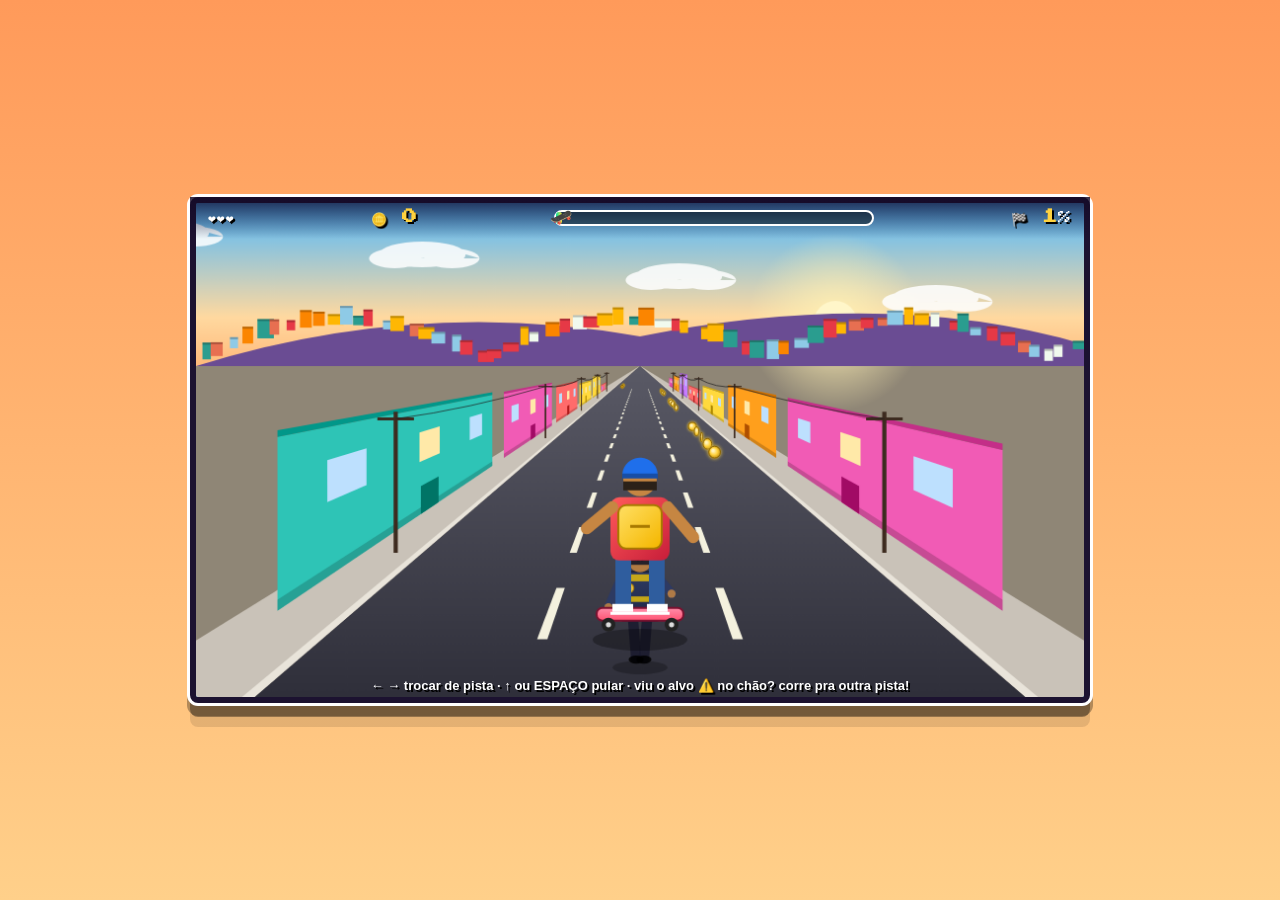
<file: skate-no-bairro.html>
<!DOCTYPE html>
<html lang="pt-BR">
<head>
<meta charset="UTF-8">
<meta name="viewport" content="width=device-width, initial-scale=1.0">
<title>🛹 Skate no Bairro — Jogo Modelo (Aula 5)</title>
<link rel="preconnect" href="https://fonts.googleapis.com">
<link href="https://fonts.googleapis.com/css2?family=Press+Start+2P&display=swap" rel="stylesheet">
<style>
  * { margin:0; padding:0; box-sizing:border-box; }
  :root { --ink:#1c1230; --gold:#ffd23f; --hot:#ff4d6d; }
  html,body {
    width:100%; height:100%;
    background: linear-gradient(180deg, #ff9a5a, #ffd08a);
    display:flex; align-items:center; justify-content:center;
    font-family:'Press Start 2P', monospace;
    overflow:hidden;
  }
  #wrap { position:relative; width:900px; max-width:96vw; filter:drop-shadow(0 10px 0 rgba(0,0,0,.3)); }
  #hud {
    position:absolute; top:0; left:0; right:0; z-index:5; pointer-events:none;
    display:flex; align-items:center; justify-content:space-between; gap:16px;
    padding:12px 18px; font-size:13px; letter-spacing:1px;
    background:linear-gradient(180deg, rgba(20,10,40,.85), rgba(20,10,40,0));
  }
  #hud .stat { color:#fff; text-shadow:2px 2px 0 #000; white-space:nowrap; }
  #hud .stat b { color:var(--gold); font-size:15px; }
  #progress { flex:1; max-width:320px; height:16px; background:rgba(0,0,0,.45); border:2px solid #fff; border-radius:999px; position:relative; }
  #progressFill { height:100%; width:0%; background:linear-gradient(90deg,#00e5a0,#ffe033); border-radius:999px; }
  #progressIcon { position:absolute; top:-7px; left:0%; font-size:18px; transform:translateX(-50%); }
  canvas { display:block; width:100%; height:auto; background:#66c5ff; border:6px solid var(--ink); border-radius:8px; box-shadow:0 0 0 3px #fff, 0 14px 0 rgba(0,0,0,.35); }
  #hint {
    position:absolute; bottom:10px; left:0; right:0; text-align:center; color:#fff; font-size:13px; font-weight:bold;
    font-family:-apple-system, Segoe UI, Arial, sans-serif; text-shadow:2px 2px 0 #000; pointer-events:none; z-index:5;
  }
  #overlay {
    position:absolute; inset:0; display:none; align-items:center; justify-content:center; flex-direction:column; gap:16px;
    background:rgba(20,10,40,.85); border-radius:8px; z-index:10; text-align:center; padding:20px;
  }
  #overlay.show { display:flex; }
  #overlay h2 { font-size:22px; color:var(--gold); text-shadow:3px 3px 0 #000; letter-spacing:2px; }
  #overlay p { color:#fff; font-size:12px; max-width:480px; line-height:2; text-shadow:2px 2px 0 #000; }
  #overlay button {
    margin-top:6px; padding:14px 26px; font-size:12px; font-family:'Press Start 2P', monospace;
    background:var(--hot); color:#fff; border:3px solid #fff; border-radius:6px; cursor:pointer; letter-spacing:1px;
    box-shadow:0 5px 0 #8f1d38;
  }
  #overlay button:active { box-shadow:0 2px 0 #8f1d38; transform:translateY(3px); }
</style>
</head>
<body>

<div id="wrap">
  <div id="hud">
    <div class="stat" id="heartsVal">❤️❤️❤️</div>
    <div class="stat">🪙 <b id="coinVal">0</b></div>
    <div id="progress"><div id="progressFill"></div><div id="progressIcon">🛹</div></div>
    <div class="stat">🏁 <b id="pctVal">0</b>%</div>
  </div>

  <canvas id="game" width="900" height="500"></canvas>

  <div id="hint">← → trocar de pista · ↑ ou ESPAÇO pular · viu o alvo ⚠️ no chão? corre pra outra pista!</div>

  <div id="overlay">
    <h2 id="overlayTitle">🏁 CHEGOU!</h2>
    <p id="overlayText">Você chegou ao fim da rua!</p>
    <button onclick="restart()">🔄 JOGAR DE NOVO</button>
  </div>
</div>

<script>
/* =========================================================
   SKATE NO BAIRRO — jogo modelo da Aula 5 (corredor de 3
   pistas, visto de trás). Skatista, controle, moedas,
   obstáculos de pista, meteoro que cai do céu (com aviso),
   um segurança que persegue o skatista e objetivo (chegar
   ao fim da rua) já funcionam, mas ainda não tem níveis —
   isso a turma constrói nas próximas missões, sempre em
   cima deste código.
   ========================================================= */

const canvas = document.getElementById('game');
const ctx = canvas.getContext('2d');
const W = canvas.width, H = canvas.height;

// ---------- Mundo ----------
const HORIZON = 165;          // altura (y) do horizonte
const BASE_Y = 430;           // altura (y) do chão onde o skatista aparece
const LANE_W = 190;           // largura de cada pista, perto da câmera
const FOCAL = 9;              // controla a perspectiva (quanto mais longe, menor)
const ROAD_HALF = LANE_W*1.5 + 24;
const SIDEWALK = 120;
const TRACK_LENGTH = 1000;    // metros até a chegada
const START_SPEED = 14;       // metros por segundo
const MAX_D = 95;             // até que distância a gente desenha

let speed = START_SPEED;
let distance = 0;
let time = 0;
let gameOver = false;
let coinCount = 0;

// ---------- Perspectiva ----------
function sc(d) { return FOCAL / (FOCAL + Math.max(d, -FOCAL*0.6)); }
function gy(d) { return HORIZON + (BASE_Y - HORIZON) * sc(d); }
function laneX(l, d) { return W/2 + (l-1) * LANE_W * sc(d); }
function hash(n) { const x = Math.sin(n*127.1 + 311.7) * 43758.5453; return x - Math.floor(x); }

// ---------- Skatista ----------
const player = { lane: 1, targetLane: 1, jumpY: 0, vy: 0, onGround: true, invincible: false, invincibleTimer: 0 };
const GRAVITY = 2300;
const JUMP_SPEED = 800;
const JUMP_CLEAR_H = 50; // altura mínima pra passar por cima de um cone
const START_LIVES = 3;
const INVINCIBLE_TIME = 1.5; // segundos piscando depois de tomar um golpe
let lives = START_LIVES;

// ---------- Segurança que persegue o skatista ----------
// Ele corre sempre atrás, na mesma pista, seguindo com um pequeno
// atraso quando o skatista troca de pista. Cada vez que o skatista
// bate em algo, o segurança se aproxima 60% da distância que falta.
// A cada segundo sem bater em nada, ele volta a se afastar 5%. Se
// duas batidas acontecerem muito seguidas (sem tempo dele recuar),
// a distância cai demais e ele pega o skatista: fim de jogo na hora,
// mesmo que ainda sobrem corações.
const GUARD_START_DIST = 16;   // metros de distância (D) no início/reinício
const GUARD_APPROACH = 0.6;    // se aproxima 60% a cada batida
const GUARD_RETREAT_RATE = 0.05; // se afasta 5% por segundo
const GUARD_CATCH_DIST = 3;    // a essa distância, ele já pega o skatista
const GUARD_MAX_DIST = 40;     // bem longe, quase some de vista
let guardGap = GUARD_START_DIST;
let guardLane = 1;

// ---------- Moedas ----------
let coins = [];
function buildCoins() {
  coins = [];
  let n = 0;
  for (let m = 30; m < TRACK_LENGTH - 30; m += 24) {
    const lane = Math.floor(hash(n*3 + 7) * 3);
    for (let i = 0; i < 5; i++) coins.push({ d: m + i*2.4, lane, taken: false });
    n++;
  }
}
buildCoins();

// ---------- Obstáculos ----------
// cone: quase do tamanho do skatista, mas dá pra pular por cima
// caminhao: vermelho, maior que o skatista, ocupa só a própria pista
// e é impossível de passar (nem pulando) — tira 1 coração se bater.
const SPAWN_AHEAD = 92;         // metros à frente de onde o obstáculo nasce
let obstacles = [];
let spawnTimer = 1.5;
function randSpawnGap() { return 1 + Math.random(); } // 1 a 2 segundos

function spawnObstacle() {
  const lane = Math.floor(Math.random() * 3);
  const type = Math.random() < 0.5 ? 'cone' : 'caminhao';
  // como só nasce 1 obstáculo por vez, sempre sobram 2 pistas livres
  // naquela distância — as 3 pistas nunca ficam bloqueadas juntas.
  obstacles.push({ d: distance + SPAWN_AHEAD, lane, type, hit: false });
  obstacles = obstacles.filter(o => o.d - distance > -10);
}

function checaColisao(o) {
  const d = o.d - distance;
  if (d > -1.6 && d < 1.3 && Math.abs(player.lane - o.lane) < 0.55) {
    if (o.type === 'cone' && player.jumpY > JUMP_CLEAR_H) return false; // pulou por cima
    return true;
  }
  return false;
}

// ---------- Meteoro que cai do céu ----------
// Um alvo pisca no CHÃO por 1s (aviso) marcando onde o meteoro vai
// atingir a pista. Pular não adianta: ele vem de cima e o golpe é
// checado direto na pista, sem olhar a altura do pulo — só trocar de
// pista salva. Ao cair, deixa rastro de fogo, sacode a tela e explode
// com onda de choque, fumaça e cratera.
const WARN_TIME = 1;      // segundos de aviso antes do meteoro cair
const FALL_TIME = 0.42;   // segundos caindo até o chão
const SPLAT_TIME = 0.7;   // segundos da explosão no chão, antes de sumir
const SHAKE_TIME = 0.25;  // segundos de tremida de tela no impacto
const FLASH_TIME = 0.12;  // segundos do flash de luz no impacto
let fallEvents = [];
let fallSpawnTimer = randFallGap();
let shakeTimer = 0;
let flashTimer = 0;
function randFallGap() { return 4 + Math.random() * 3; } // 4 a 7 segundos

function update_fallEvents(dt) {
  if (shakeTimer > 0) shakeTimer = Math.max(0, shakeTimer - dt);
  if (flashTimer > 0) flashTimer = Math.max(0, flashTimer - dt);

  fallSpawnTimer -= dt;
  if (fallSpawnTimer <= 0) {
    fallEvents.push({ lane: Math.floor(Math.random() * 3), state: 'aviso', timer: WARN_TIME });
    fallSpawnTimer = randFallGap();
  }
  for (const f of fallEvents) {
    f.timer -= dt;
    if (f.state === 'aviso' && f.timer <= 0) {
      f.state = 'caindo';
      f.timer = FALL_TIME;
    } else if (f.state === 'caindo' && f.timer <= 0) {
      if (!player.invincible && Math.abs(player.lane - f.lane) < 0.55) loseLife('meteoro');
      f.state = 'estrago';
      f.timer = SPLAT_TIME;
      shakeTimer = SHAKE_TIME;
      flashTimer = FLASH_TIME;
    } else if (f.state === 'estrago' && f.timer <= 0) {
      f.done = true;
    }
  }
  fallEvents = fallEvents.filter(f => !f.done);
}

// ---------- Controle ----------
const keys = {};
window.addEventListener('keydown', e => {
  if (['ArrowUp','ArrowDown','ArrowLeft','ArrowRight','Space'].includes(e.code)) e.preventDefault();
  if (keys[e.code]) return;
  keys[e.code] = true;
  if (e.code === 'ArrowLeft')  player.targetLane = Math.max(0, player.targetLane - 1);
  if (e.code === 'ArrowRight') player.targetLane = Math.min(2, player.targetLane + 1);
  if (e.code === 'ArrowUp' || e.code === 'Space') tryJump();
});
window.addEventListener('keyup', e => { keys[e.code] = false; });

function tryJump() {
  if (player.onGround) { player.vy = JUMP_SPEED; player.onGround = false; }
}

// ---------- Atualização ----------
function update(dt) {
  if (gameOver) return;
  time += dt;
  distance += speed * dt;

  player.lane += (player.targetLane - player.lane) * Math.min(1, dt * 14);

  // segurança: segue a pista do skatista com atraso, e recua 5% por segundo
  guardLane += (player.lane - guardLane) * Math.min(1, dt * 5);
  guardGap = Math.min(GUARD_MAX_DIST, guardGap * Math.pow(1 + GUARD_RETREAT_RATE, dt));

  if (!player.onGround) {
    player.vy -= GRAVITY * dt;
    player.jumpY += player.vy * dt;
    if (player.jumpY <= 0) { player.jumpY = 0; player.vy = 0; player.onGround = true; }
  }

  if (player.invincible) {
    player.invincibleTimer -= dt;
    if (player.invincibleTimer <= 0) { player.invincible = false; player.invincibleTimer = 0; }
  }

  for (const c of coins) {
    if (c.taken) continue;
    const d = c.d - distance;
    if (d < 1.2 && d > -1.5 && Math.abs(player.lane - c.lane) < 0.6) {
      c.taken = true;
      coinCount++;
      document.getElementById('coinVal').textContent = coinCount;
    }
  }

  spawnTimer -= dt;
  if (spawnTimer <= 0) {
    spawnObstacle();
    spawnTimer = randSpawnGap();
  }
  for (const o of obstacles) {
    if (o.hit) continue;
    if (checaColisao(o)) {
      o.hit = true;
      if (!player.invincible) loseLife(o.type);
      break;
    }
  }
  if (gameOver) return;

  update_fallEvents(dt);
  if (gameOver) return;

  const pct = Math.min(100, distance / TRACK_LENGTH * 100);
  document.getElementById('progressFill').style.width = pct + '%';
  document.getElementById('progressIcon').style.left = pct + '%';
  document.getElementById('pctVal').textContent = Math.floor(pct);
  if (distance >= TRACK_LENGTH) winGame();
}

function winGame() {
  gameOver = true;
  const title = document.getElementById('overlayTitle');
  title.textContent = '🏁 CHEGOU!';
  title.style.color = 'var(--gold)';
  title.style.textShadow = '3px 3px 0 #000';
  document.getElementById('overlayText').textContent = `Você chegou ao fim da rua com ${coinCount} moedas!`;
  document.getElementById('overlay').classList.add('show');
}

function updateHearts() {
  document.getElementById('heartsVal').textContent = '❤️'.repeat(Math.max(0, lives)) + '🖤'.repeat(START_LIVES - Math.max(0, lives));
}

function loseLife(type) {
  // o segurança se aproxima 60% a cada batida — duas batidas seguidas
  // (sem tempo dele recuar) fazem a distância cair demais e ele pega
  // o skatista na hora, mesmo com corações sobrando.
  guardGap = Math.max(0.3, guardGap * (1 - GUARD_APPROACH));
  if (guardGap <= GUARD_CATCH_DIST) {
    crashGame('guarda');
    return;
  }

  lives--;
  updateHearts();
  if (lives <= 0) {
    crashGame(type);
  } else {
    player.invincible = true;
    player.invincibleTimer = INVINCIBLE_TIME;
  }
}

function crashGame(type) {
  gameOver = true;
  const title = document.getElementById('overlayTitle');
  title.textContent = 'GAME OVER';
  title.style.color = '#ff1a1a';
  title.style.textShadow = '3px 3px 0 #000, 0 0 16px #ff1a1a';
  document.getElementById('overlayText').textContent = type === 'caminhao'
    ? `Você bateu no caminhão! Moedas: ${coinCount}`
    : type === 'meteoro'
    ? `Um meteoro caiu bem em cima de você! Moedas: ${coinCount}`
    : type === 'guarda'
    ? `O segurança te alcançou! Moedas: ${coinCount}`
    : `Você bateu num cone! Moedas: ${coinCount}`;
  document.getElementById('overlay').classList.add('show');
}

function restart() {
  speed = START_SPEED;
  distance = 0; time = 0;
  coinCount = 0;
  gameOver = false;
  lives = START_LIVES;
  updateHearts();
  player.lane = player.targetLane = 1;
  player.jumpY = 0; player.vy = 0; player.onGround = true;
  player.invincible = false; player.invincibleTimer = 0;
  buildCoins();
  obstacles = [];
  spawnTimer = randSpawnGap();
  fallEvents = [];
  fallSpawnTimer = randFallGap();
  guardGap = GUARD_START_DIST;
  guardLane = 1;
  document.getElementById('coinVal').textContent = 0;
  document.getElementById('progressFill').style.width = '0%';
  document.getElementById('progressIcon').style.left = '0%';
  document.getElementById('pctVal').textContent = 0;
  document.getElementById('overlay').classList.remove('show');
}

// ---------- Desenho: utilidades ----------
function poly(pts, fill, stroke) {
  ctx.beginPath();
  ctx.moveTo(pts[0][0], pts[0][1]);
  for (let i = 1; i < pts.length; i++) ctx.lineTo(pts[i][0], pts[i][1]);
  ctx.closePath();
  ctx.fillStyle = fill; ctx.fill();
  if (stroke) { ctx.strokeStyle = stroke; ctx.lineWidth = 1; ctx.stroke(); }
}
function shade(hex, amt) {
  const n = parseInt(hex.slice(1), 16);
  const r = Math.max(0, Math.min(255, (n >> 16) + amt));
  const g = Math.max(0, Math.min(255, ((n >> 8) & 255) + amt));
  const b = Math.max(0, Math.min(255, (n & 255) + amt));
  return `rgb(${r},${g},${b})`;
}

// ---------- Desenho: céu e morro ----------
const HILL_HOUSES = Array.from({length: 70}, (_, i) => ({
  x: i*14 + hash(i)*8, w: 8 + hash(i+50)*9, h: 8 + hash(i+90)*12,
  c: ['#ffb703','#fb8500','#e63946','#8ecae6','#f1faee','#2a9d8f','#e76f51'][Math.floor(hash(i+130)*7)]
}));
function drawSky() {
  const g = ctx.createLinearGradient(0, 0, 0, HORIZON);
  g.addColorStop(0, '#4db8ff'); g.addColorStop(0.7, '#ffd9a0'); g.addColorStop(1, '#ffb97a');
  ctx.fillStyle = g; ctx.fillRect(0, 0, W, HORIZON + 2);
  ctx.fillStyle = '#8f8676'; ctx.fillRect(0, HORIZON, W, H - HORIZON);

  // sol
  const sx = W*0.72, sy = HORIZON - 44;
  const glow = ctx.createRadialGradient(sx, sy, 6, sx, sy, 90);
  glow.addColorStop(0, 'rgba(255,240,180,.95)'); glow.addColorStop(1, 'rgba(255,240,180,0)');
  ctx.fillStyle = glow; ctx.fillRect(sx-90, sy-90, 180, 180);
  ctx.fillStyle = '#fff6c9'; ctx.beginPath(); ctx.arc(sx, sy, 22, 0, Math.PI*2); ctx.fill();

  // nuvens
  ctx.fillStyle = 'rgba(255,255,255,.85)';
  for (let i = 0; i < 4; i++) {
    const cx = ((i*260 + time*8 + 60) % (W+200)) - 100, cy = 30 + i*22;
    ctx.beginPath();
    ctx.ellipse(cx, cy, 44, 13, 0, 0, Math.PI*2);
    ctx.ellipse(cx-28, cy+4, 26, 10, 0, 0, Math.PI*2);
    ctx.ellipse(cx+30, cy+4, 28, 10, 0, 0, Math.PI*2);
    ctx.fill();
  }

  // morro com casinhas coloridas ao fundo
  ctx.fillStyle = '#6a4c93';
  ctx.beginPath(); ctx.moveTo(0, HORIZON);
  ctx.quadraticCurveTo(W*0.25, HORIZON-70, W*0.5, HORIZON-30);
  ctx.quadraticCurveTo(W*0.78, HORIZON-80, W, HORIZON-22);
  ctx.lineTo(W, HORIZON); ctx.closePath(); ctx.fill();
  for (const h of HILL_HOUSES) {
    const base = HORIZON - 4 - Math.abs(Math.sin(h.x*0.011))*38;
    ctx.fillStyle = h.c; ctx.fillRect(h.x, base - h.h, h.w, h.h);
    ctx.fillStyle = 'rgba(0,0,0,.25)'; ctx.fillRect(h.x, base - h.h, h.w, 2);
  }
}

// ---------- Desenho: rua ----------
function drawRoad() {
  const dNear = -5.4;
  const sN = sc(dNear), yN = gy(dNear);

  // calçadas
  for (const side of [-1, 1]) {
    poly([
      [W/2 + side*ROAD_HALF*sN, yN], [W/2 + side*(ROAD_HALF+SIDEWALK)*sN, yN],
      [W/2 + side*(ROAD_HALF+SIDEWALK)*0.001, HORIZON], [W/2 + side*ROAD_HALF*0.001, HORIZON]
    ], '#c9c2b8');
  }
  // asfalto
  const g = ctx.createLinearGradient(0, HORIZON, 0, H);
  g.addColorStop(0, '#5a5a66'); g.addColorStop(1, '#2f2f3a');
  poly([[W/2 - ROAD_HALF*sN, yN], [W/2 + ROAD_HALF*sN, yN], [W/2, HORIZON], [W/2, HORIZON]], g);

  // faixas tracejadas
  const step = 4, len = 2;
  const start = Math.floor(distance/step)*step;
  for (const lb of [0.5, 1.5]) {
    for (let m = start; m < distance + MAX_D; m += step) {
      const d0 = m - distance, d1 = d0 + len;
      if (d1 < -5) continue;
      const w0 = 5*sc(d0), w1 = 5*sc(d1);
      poly([
        [laneX(lb, d0)-w0, gy(d0)], [laneX(lb, d0)+w0, gy(d0)],
        [laneX(lb, d1)+w1, gy(d1)], [laneX(lb, d1)-w1, gy(d1)]
      ], '#f4f1de');
    }
  }
  // meio-fio
  for (const side of [-1, 1]) {
    poly([
      [W/2 + side*ROAD_HALF*sN, yN], [W/2 + side*(ROAD_HALF+10)*sN, yN],
      [W/2 + side*(ROAD_HALF+10)*0.001, HORIZON], [W/2 + side*ROAD_HALF*0.001, HORIZON]
    ], '#e9e4da');
  }
}

// ---------- Desenho: casas, postes e árvores ----------
const PALETTE = ['#ff6b6b','#ffd93d','#6bcb77','#4d96ff','#c77dff','#ff9f1c','#2ec4b6','#f15bb5'];
const BLOCK = 16;
function wall(side, d0, d1, h, color, kind, seed) {
  const F0 = d0, F1 = d1;
  d0 = Math.max(d0, -3);
  if (d1 <= d0) return;
  const s0 = sc(d0), s1 = sc(d1);
  const inner = ROAD_HALF + SIDEWALK*0.7;
  const x0 = W/2 + side*inner*s0, x1 = W/2 + side*inner*s1;
  const g0 = gy(d0), g1 = gy(d1);
  poly([[x0, g0], [x1, g1], [x1, g1 - h*s1], [x0, g0 - h*s0]], color);
  poly([[x0, g0 - h*s0], [x1, g1 - h*s1], [x1, g1 - h*s1 - 7*s1], [x0, g0 - h*s0 - 7*s0]], shade(color, -45));
  poly([[x0, g0], [x1, g1], [x1, g1 - 12*s1], [x0, g0 - 12*s0]], 'rgba(0,0,0,.18)');
  if (kind === 'casa') {
    const n = Math.max(1, Math.floor((F1-F0)/4));
    for (let i = 0; i < n; i++) {
      const dc = F0 + (i+0.5)*(F1-F0)/n, ha = dc - 0.8, hb = dc + 0.8;
      if (ha < -3) continue;
      const sa = sc(ha), sb = sc(hb);
      const xa = W/2 + side*inner*sa, xb = W/2 + side*inner*sb;
      const ba = gy(ha), bb = gy(hb);
      const y0 = h*0.5, y1 = h*0.78;
      poly([[xa, ba-y0*sa], [xb, bb-y0*sb], [xb, bb-y1*sb], [xa, ba-y1*sa]], i % 2 ? '#ffe9a8' : '#bde0fe');
    }
    // porta
    const dp = F0 + (F1-F0)*0.5, pa = dp - 0.7, pb = dp + 0.7;
    if (pa > -3) {
      const spa = sc(pa), spb = sc(pb);
      const xa = W/2 + side*inner*spa, xb = W/2 + side*inner*spb;
      poly([[xa, gy(pa)], [xb, gy(pb)], [xb, gy(pb)-50*spb], [xa, gy(pa)-50*spa]], shade(color, -80));
    }
  } else if (kind === 'muro') {
    // grafite colorido
    const n = 3;
    for (let i = 0; i < n; i++) {
      const dc = F0 + (i+0.5)*(F1-F0)/n, ha = dc - 1.1, hb = dc + 1.1;
      if (ha < -3) continue;
      const sa = sc(ha), sb = sc(hb);
      const xa = W/2 + side*inner*sa, xb = W/2 + side*inner*sb;
      const ba = gy(ha), bb = gy(hb);
      poly([[xa, ba-h*0.2*sa], [xb, bb-h*0.2*sb], [xb, bb-h*0.8*sb], [xa, ba-h*0.8*sa]], PALETTE[(seed + i*3) % 8]);
    }
  }
}
function drawPole(side, d) {
  if (d < -3 || d > MAX_D) return null;
  const s = sc(d), x = W/2 + side*(ROAD_HALF + SIDEWALK*0.32)*s, y = gy(d);
  ctx.strokeStyle = '#3d2b1f'; ctx.lineWidth = Math.max(1, 6*s);
  ctx.beginPath(); ctx.moveTo(x, y); ctx.lineTo(x, y - 200*s); ctx.stroke();
  ctx.lineWidth = Math.max(1, 4*s);
  ctx.beginPath(); ctx.moveTo(x - 26*s, y - 190*s); ctx.lineTo(x + 26*s, y - 190*s); ctx.stroke();
  return [x, y - 190*s];
}
function drawTree(side, d) {
  if (d < -3 || d > MAX_D) return;
  const s = sc(d), x = W/2 + side*(ROAD_HALF + SIDEWALK*0.5)*s, y = gy(d);
  ctx.fillStyle = '#6b4226'; ctx.fillRect(x - 5*s, y - 60*s, 10*s, 60*s);
  const g = ctx.createRadialGradient(x - 10*s, y - 100*s, 4*s, x, y - 90*s, 46*s);
  g.addColorStop(0, '#6fdc7a'); g.addColorStop(1, '#1f8a3a');
  ctx.fillStyle = g; ctx.beginPath(); ctx.arc(x, y - 90*s, 38*s, 0, Math.PI*2); ctx.fill();
}
function drawScenery() {
  const firstK = Math.floor(distance / BLOCK);
  const lastK = Math.ceil((distance + MAX_D) / BLOCK);
  // casas e muros: de longe pra perto
  for (let k = lastK; k >= firstK - 1; k--) {
    for (const side of [-1, 1]) {
      const r = hash(k*2 + (side > 0 ? 1 : 0));
      const base = k*BLOCK - distance;
      if (r < 0.14) { drawTree(side, base + 8); continue; }
      const color = PALETTE[Math.floor(hash(k*5 + side)*8)];
      const h = 100 + hash(k*7 + side)*90;
      const seed = ((k*2 + (side > 0 ? 1 : 0)) % 8 + 8) % 8;
      if (r < 0.30) wall(side, base + 1, base + BLOCK - 1, 70, color, 'muro', seed);
      else wall(side, base + 1, base + BLOCK - 1, h, color, 'casa', seed);
    }
  }
  // postes e fios
  const firstP = Math.floor(distance / 20);
  const lastP = Math.ceil((distance + MAX_D) / 20);
  for (const side of [-1, 1]) {
    let prev = null;
    for (let p = lastP; p >= firstP - 1; p--) {
      const top = drawPole(side, p*20 - distance);
      if (top && prev) {
        ctx.strokeStyle = 'rgba(30,30,30,.7)'; ctx.lineWidth = 1;
        ctx.beginPath(); ctx.moveTo(top[0], top[1]);
        ctx.quadraticCurveTo((top[0]+prev[0])/2, (top[1]+prev[1])/2 + 6, prev[0], prev[1]);
        ctx.stroke();
      }
      prev = top;
    }
  }
}

// ---------- Desenho: moedas, obstáculos, chegada e skatista ----------
function drawCoin(c) {
  if (c.taken) return;
  const d = c.d - distance;
  if (d < -2 || d > MAX_D) return;
  const s = sc(d), x = laneX(c.lane, d), y = gy(d) - 46*s, r = 15*s;
  const w = Math.max(0.2, Math.abs(Math.cos(time*4 + c.d))) * r;
  ctx.save();
  ctx.shadowColor = '#ffd23f'; ctx.shadowBlur = 10*s;
  const g = ctx.createRadialGradient(x - w*0.3, y - r*0.3, 1, x, y, r);
  g.addColorStop(0, '#fff6c8'); g.addColorStop(0.55, '#ffd23f'); g.addColorStop(1, '#b8860b');
  ctx.fillStyle = g; ctx.strokeStyle = '#8a6300'; ctx.lineWidth = Math.max(1, 2*s);
  ctx.beginPath(); ctx.ellipse(x, y, w, r, 0, 0, Math.PI*2); ctx.fill(); ctx.stroke();
  ctx.restore();
}

function drawObstacle(o) {
  if (o.hit) return;
  const d = o.d - distance;
  if (d < -2 || d > MAX_D) return;
  const s = sc(d), x = laneX(o.lane, d), y = gy(d);

  if (o.type === 'cone') {
    // quase metade do tamanho do skatista, mas dá pra pular por cima
    const h = 88*s, w = 46*s;
    ctx.fillStyle = '#ff6a00';
    ctx.beginPath();
    ctx.moveTo(x, y - h);
    ctx.lineTo(x + w/2, y - 3*s);
    ctx.lineTo(x - w/2, y - 3*s);
    ctx.closePath(); ctx.fill();
    ctx.strokeStyle = '#a83e00'; ctx.lineWidth = Math.max(1, 2*s); ctx.stroke();
    ctx.fillStyle = '#fff';
    ctx.fillRect(x - w*0.34, y - h*0.62, w*0.68, h*0.11);
    ctx.fillRect(x - w*0.26, y - h*0.32, w*0.52, h*0.1);
    ctx.fillStyle = '#8a3d00';
    ctx.fillRect(x - w*0.65, y - 5*s, w*1.3, 5*s);
  } else {
    // caminhão vermelho, visto de frente vindo reto na pista (como na
    // vida real): maior que o skatista, fica só na própria pista e não
    // dá pra passar de jeito nenhum (nem pulando).
    const w = 148*s, h = 172*s;
    const bodyW = w * 0.84;
    const bx = x - bodyW/2;

    // rodas dianteiras, uma de cada lado, aparecendo por baixo da carroceria
    ctx.fillStyle = '#161616';
    const wheelW = w*0.15, wheelH = h*0.24;
    ctx.fillRect(bx - wheelW*0.55, y - wheelH, wheelW, wheelH);
    ctx.fillRect(bx + bodyW - wheelW*0.45, y - wheelH, wheelW, wheelH);
    ctx.fillStyle = '#444';
    ctx.beginPath(); ctx.arc(bx, y - wheelH*0.5, wheelW*0.32, 0, Math.PI*2); ctx.fill();
    ctx.beginPath(); ctx.arc(bx + bodyW, y - wheelH*0.5, wheelW*0.32, 0, Math.PI*2); ctx.fill();

    // frente da carroceria/cabine
    const g = ctx.createLinearGradient(bx, y - h, bx + bodyW, y);
    g.addColorStop(0, '#ff5a4d'); g.addColorStop(1, '#c81e1e');
    ctx.fillStyle = g;
    ctx.beginPath();
    if (ctx.roundRect) ctx.roundRect(bx, y - h, bodyW, h*0.88, 8*s);
    else ctx.rect(bx, y - h, bodyW, h*0.88);
    ctx.fill();
    ctx.strokeStyle = '#7a0f0f'; ctx.lineWidth = Math.max(1, 3*s); ctx.stroke();

    // para-choque
    ctx.fillStyle = '#2a2a2a';
    ctx.fillRect(bx - w*0.03, y - h*0.16, bodyW + w*0.06, h*0.16);

    // grade do radiador
    ctx.fillStyle = '#242424';
    const gW = bodyW*0.46, gX = bx + (bodyW - gW)/2;
    ctx.fillRect(gX, y - h*0.44, gW, h*0.22);
    ctx.strokeStyle = '#555'; ctx.lineWidth = Math.max(1, 1.5*s);
    for (let i = 1; i < 5; i++) {
      const lx = gX + (gW/5)*i;
      ctx.beginPath(); ctx.moveTo(lx, y - h*0.44); ctx.lineTo(lx, y - h*0.22); ctx.stroke();
    }

    // faróis
    ctx.fillStyle = '#fff6c8';
    ctx.beginPath(); ctx.ellipse(bx + bodyW*0.14, y - h*0.32, w*0.045, h*0.05, 0, 0, Math.PI*2); ctx.fill();
    ctx.beginPath(); ctx.ellipse(bx + bodyW*0.86, y - h*0.32, w*0.045, h*0.05, 0, 0, Math.PI*2); ctx.fill();

    // para-brisa
    ctx.fillStyle = '#bfe8ff';
    ctx.fillRect(bx + bodyW*0.12, y - h*0.84, bodyW*0.76, h*0.26);
    ctx.strokeStyle = '#7a0f0f'; ctx.lineWidth = Math.max(1, 2*s);
    ctx.strokeRect(bx + bodyW*0.12, y - h*0.84, bodyW*0.76, h*0.26);
    ctx.beginPath(); ctx.moveTo(x, y - h*0.84); ctx.lineTo(x, y - h*0.58); ctx.stroke();

    // espelhos retrovisores
    ctx.fillStyle = '#7a0f0f';
    ctx.fillRect(bx - w*0.08, y - h*0.7, w*0.06, h*0.12);
    ctx.fillRect(bx + bodyW + w*0.02, y - h*0.7, w*0.06, h*0.12);

    // faixa de perigo amarelo/preto no para-choque
    ctx.save();
    ctx.beginPath(); ctx.rect(bx, y - h*0.16, bodyW, h*0.16); ctx.clip();
    ctx.fillStyle = '#ffd23f'; ctx.fillRect(bx, y - h*0.16, bodyW, h*0.16);
    const stripe = 10*s;
    for (let sx = -h; sx < bodyW + h; sx += stripe*2) {
      poly([
        [bx+sx, y-h*0.06], [bx+sx+stripe, y-h*0.06],
        [bx+sx+stripe+h*0.16, y-h*0.16], [bx+sx+h*0.16, y-h*0.16]
      ], '#1a1a1a');
    }
    ctx.restore();
  }
}

// ---------- Desenho: meteoro, alvo de aviso e explosão ----------
function drawFallWarnings() {
  for (const f of fallEvents) {
    if (f.state !== 'aviso') continue;
    const lx = laneX(f.lane, 0);
    const p = f.timer / WARN_TIME; // 1 no início → 0 quando vai cair
    const pulso = 0.5 + 0.5 * Math.sin(time * 14);

    // brilho avermelhado no céu, de onde o meteoro está vindo
    ctx.save();
    ctx.globalAlpha = 0.5 * (1 - p);
    const skyGlow = ctx.createRadialGradient(lx, HORIZON - 10, 2, lx, HORIZON - 10, 40);
    skyGlow.addColorStop(0, '#ffb347'); skyGlow.addColorStop(1, 'rgba(255,120,40,0)');
    ctx.fillStyle = skyGlow;
    ctx.beginPath(); ctx.arc(lx, HORIZON - 10, 40, 0, Math.PI * 2); ctx.fill();
    ctx.restore();

    // alvo piscando NO CHÃO: anéis de mira encolhendo até o ponto de impacto
    ctx.save();
    ctx.translate(lx, BASE_Y + 4);
    ctx.globalAlpha = 0.55 + 0.35 * pulso;
    const r1 = 46 * p + 8, r2 = 28 * p + 5;
    ctx.strokeStyle = '#ff2d2d'; ctx.lineWidth = 3;
    ctx.beginPath(); ctx.ellipse(0, 0, r1, r1 * 0.32, 0, 0, Math.PI * 2); ctx.stroke();
    ctx.strokeStyle = '#ffb347'; ctx.lineWidth = 2;
    ctx.beginPath(); ctx.ellipse(0, 0, r2, r2 * 0.32, 0, 0, Math.PI * 2); ctx.stroke();
    // mira em cruz
    ctx.strokeStyle = '#ff2d2d'; ctx.lineWidth = 2;
    ctx.beginPath(); ctx.moveTo(-r1 - 8, 0); ctx.lineTo(-r1 + 6, 0); ctx.stroke();
    ctx.beginPath(); ctx.moveTo(r1 - 6, 0); ctx.lineTo(r1 + 8, 0); ctx.stroke();
    // mancha de perigo preenchendo o alvo
    ctx.globalAlpha = 0.25 + 0.15 * pulso;
    ctx.fillStyle = '#ff2d2d';
    ctx.beginPath(); ctx.ellipse(0, 0, r2 * 0.7, r2 * 0.22, 0, 0, Math.PI * 2); ctx.fill();
    ctx.restore();

    // placa "!" piscando um pouco acima do alvo, sempre visível no chão
    if (Math.floor(time * 8) % 2 === 0) {
      ctx.save();
      ctx.translate(lx, BASE_Y - 46);
      ctx.fillStyle = '#ff2d2d';
      ctx.beginPath();
      ctx.moveTo(0, -26); ctx.lineTo(-15, 6); ctx.lineTo(15, 6);
      ctx.closePath(); ctx.fill();
      ctx.strokeStyle = '#7a0000'; ctx.lineWidth = 2; ctx.stroke();
      ctx.fillStyle = '#fff';
      ctx.font = `bold 16px 'Press Start 2P', monospace`;
      ctx.textAlign = 'center';
      ctx.fillText('!', 0, 1);
      ctx.textAlign = 'left';
      ctx.restore();
    }
  }
}

function drawFallObject(f) {
  const lx = laneX(f.lane, 0);

  if (f.state === 'caindo') {
    const p = 1 - f.timer / FALL_TIME; // 0 no alto → 1 no chão
    const topY = HORIZON - 6, groundY = BASE_Y - 6;
    const y = topY + (groundY - topY) * p;
    const size = 10 + 26 * p;

    // sombra no chão, ficando mais forte conforme o meteoro se aproxima
    ctx.save();
    ctx.globalAlpha = 0.2 + 0.45 * p;
    ctx.fillStyle = '#000';
    ctx.beginPath(); ctx.ellipse(lx, BASE_Y + 6, 34 * p, 10 * p, 0, 0, Math.PI * 2); ctx.fill();
    ctx.restore();

    // rastro de fogo, esticado para cima (de onde ele veio)
    const trail = 30 + 90 * p;
    const tg = ctx.createLinearGradient(lx, y - trail, lx, y);
    tg.addColorStop(0, 'rgba(255,200,60,0)');
    tg.addColorStop(0.5, 'rgba(255,140,30,.55)');
    tg.addColorStop(1, 'rgba(255,230,120,.95)');
    ctx.fillStyle = tg;
    ctx.beginPath();
    ctx.moveTo(lx - size*0.22, y);
    ctx.lineTo(lx + size*0.22, y);
    ctx.lineTo(lx + size*0.06, y - trail);
    ctx.lineTo(lx - size*0.06, y - trail);
    ctx.closePath(); ctx.fill();

    // faíscas soltando do rastro
    for (let i = 0; i < 5; i++) {
      const sp = hash(f.lane * 97 + i + Math.floor(time * 20));
      const sy = y - trail * (0.2 + sp * 0.7);
      const sx = lx + (sp - 0.5) * size * 0.9;
      ctx.save();
      ctx.globalAlpha = 0.6 * (1 - sp);
      ctx.fillStyle = '#ffd23f';
      ctx.beginPath(); ctx.arc(sx, sy, 2 + 2 * (1 - sp), 0, Math.PI * 2); ctx.fill();
      ctx.restore();
    }

    // brilho ao redor da rocha
    ctx.save();
    const glow = ctx.createRadialGradient(lx, y, size*0.1, lx, y, size*1.4);
    glow.addColorStop(0, 'rgba(255,200,90,.85)');
    glow.addColorStop(1, 'rgba(255,140,30,0)');
    ctx.fillStyle = glow;
    ctx.beginPath(); ctx.arc(lx, y, size*1.4, 0, Math.PI*2); ctx.fill();
    ctx.restore();

    // núcleo rochoso, girando, com rachaduras incandescentes
    ctx.save();
    ctx.translate(lx, y);
    ctx.rotate(p * 5);
    ctx.fillStyle = '#4a4038';
    ctx.beginPath();
    ctx.moveTo(-size*0.5, -size*0.2);
    ctx.lineTo(-size*0.18, -size*0.55);
    ctx.lineTo(size*0.32, -size*0.42);
    ctx.lineTo(size*0.52, size*0.05);
    ctx.lineTo(size*0.18, size*0.52);
    ctx.lineTo(-size*0.34, size*0.4);
    ctx.closePath(); ctx.fill();
    ctx.strokeStyle = '#241d18'; ctx.lineWidth = 2; ctx.stroke();
    ctx.strokeStyle = '#ffb347'; ctx.lineWidth = Math.max(1, size*0.06);
    ctx.beginPath(); ctx.moveTo(-size*0.3, -size*0.1); ctx.lineTo(0, size*0.05); ctx.lineTo(size*0.22, -size*0.15); ctx.stroke();
    ctx.beginPath(); ctx.moveTo(-size*0.1, size*0.1); ctx.lineTo(size*0.15, size*0.3); ctx.stroke();
    ctx.restore();
  } else if (f.state === 'estrago') {
    const p = 1 - f.timer / SPLAT_TIME; // 0 no impacto → 1 no fim

    // cratera escura no chão (fica até o final, depois some com tudo)
    ctx.save();
    ctx.globalAlpha = Math.max(0, 1 - p) * 0.9;
    ctx.fillStyle = '#241a14';
    ctx.beginPath(); ctx.ellipse(lx, BASE_Y - 2, 34, 10, 0, 0, Math.PI*2); ctx.fill();
    ctx.strokeStyle = '#ff6a2e'; ctx.lineWidth = 2;
    ctx.globalAlpha = Math.max(0, 0.6 - p * 0.6);
    ctx.beginPath(); ctx.ellipse(lx, BASE_Y - 2, 34, 10, 0, 0, Math.PI*2); ctx.stroke();
    ctx.restore();

    // onda de choque se expandindo e sumindo
    ctx.save();
    ctx.globalAlpha = Math.max(0, 0.7 - p * 0.7);
    ctx.strokeStyle = '#ffd23f'; ctx.lineWidth = 3;
    const rw = 10 + p * 70;
    ctx.beginPath(); ctx.ellipse(lx, BASE_Y - 2, rw, rw * 0.3, 0, 0, Math.PI*2); ctx.stroke();
    ctx.restore();

    // labaredas subindo do centro, encolhendo com o tempo
    if (p < 0.6) {
      const fa = Math.max(0, 1 - p / 0.6);
      const flameH = 46 * fa;
      for (const [fx, fs] of [[-14, 0.8], [0, 1], [14, 0.75]]) {
        ctx.save();
        ctx.globalAlpha = fa;
        const fg = ctx.createLinearGradient(lx+fx, BASE_Y - flameH*fs, lx+fx, BASE_Y);
        fg.addColorStop(0, 'rgba(255,210,90,0)');
        fg.addColorStop(0.5, 'rgba(255,150,40,.9)');
        fg.addColorStop(1, 'rgba(255,60,20,.95)');
        ctx.fillStyle = fg;
        ctx.beginPath();
        ctx.moveTo(lx+fx, BASE_Y);
        ctx.quadraticCurveTo(lx+fx - 8*fs, BASE_Y - flameH*fs*0.5, lx+fx, BASE_Y - flameH*fs);
        ctx.quadraticCurveTo(lx+fx + 8*fs, BASE_Y - flameH*fs*0.5, lx+fx, BASE_Y);
        ctx.closePath(); ctx.fill();
        ctx.restore();
      }
    }

    // fumaça subindo e se dissipando
    for (let i = 0; i < 4; i++) {
      const sp = hash(f.lane * 53 + i);
      const rise = 14 + p * 60 * (0.6 + sp * 0.8);
      ctx.save();
      ctx.globalAlpha = Math.max(0, 0.4 - p * 0.4) * (0.5 + sp * 0.5);
      ctx.fillStyle = '#3a3a3a';
      ctx.beginPath();
      ctx.arc(lx + (sp - 0.5) * 40, BASE_Y - rise, 8 + p * 14, 0, Math.PI*2);
      ctx.fill();
      ctx.restore();
    }

    // estilhaços de rocha voando e caindo
    for (const [ox, spd] of [[-18, 1], [12, 0.7], [-4, 1.3], [22, 0.9]]) {
      const fy = -30 * spd * (1 - p) + p * p * 40;
      ctx.save();
      ctx.globalAlpha = Math.max(0, 1 - p);
      ctx.translate(lx + ox * (0.4 + p), BASE_Y - 6 + fy);
      ctx.rotate(p * 6);
      ctx.fillStyle = '#4a4038';
      ctx.fillRect(-4, -3, 8, 6);
      ctx.restore();
    }
  }
}

// ---------- Desenho: segurança que persegue ----------
// Não usa a perspectiva normal da pista (ele está atrás da câmera):
// quanto mais perto (guardGap pequeno), maior e mais alto na tela,
// quase colado no skatista; quanto mais longe, menor e mais pra
// baixo, como se estivesse ficando pra trás.
function drawGuard() {
  const t = guardGap / GUARD_MAX_DIST; // 0 = colado, 1 = bem longe
  const scale = Math.max(0.28, 1 - t * 0.72);
  const alpha = 1 - t * 0.35;
  const x = laneX(guardLane, 0);
  const y = BASE_Y + (H - BASE_Y - 14) * Math.min(1, t * 1.4);
  const bob = Math.sin(time * 18) * 3 * scale;

  ctx.save();
  ctx.globalAlpha = alpha * 0.3;
  ctx.fillStyle = '#000';
  ctx.beginPath(); ctx.ellipse(x, y + 10 * scale, 40 * scale, 10 * scale, 0, 0, Math.PI * 2); ctx.fill();
  ctx.restore();

  ctx.save();
  ctx.globalAlpha = alpha;
  ctx.translate(x, y + bob);
  ctx.scale(scale, scale);

  // pernas correndo
  const legSwing = Math.sin(time * 14) * 14;
  ctx.strokeStyle = '#1a1a2e'; ctx.lineWidth = 15; ctx.lineCap = 'round';
  ctx.beginPath(); ctx.moveTo(-10, -60); ctx.lineTo(-10 - legSwing * 0.5, -6); ctx.stroke();
  ctx.beginPath(); ctx.moveTo(10, -60); ctx.lineTo(10 + legSwing * 0.5, -6); ctx.stroke();
  ctx.lineCap = 'butt';
  ctx.fillStyle = '#000';
  ctx.beginPath(); ctx.ellipse(-10 - legSwing * 0.5, -4, 11, 6, 0, 0, Math.PI * 2); ctx.fill();
  ctx.beginPath(); ctx.ellipse(10 + legSwing * 0.5, -4, 11, 6, 0, 0, Math.PI * 2); ctx.fill();

  // corpo: uniforme escuro com colete refletivo
  const body = ctx.createLinearGradient(0, -132, 0, -60);
  body.addColorStop(0, '#2b3a67'); body.addColorStop(1, '#1a2445');
  ctx.fillStyle = body;
  ctx.beginPath();
  if (ctx.roundRect) ctx.roundRect(-32, -132, 64, 72, 10); else ctx.rect(-32, -132, 64, 72);
  ctx.fill();
  ctx.strokeStyle = '#0d1226'; ctx.lineWidth = 2; ctx.stroke();
  ctx.fillStyle = 'rgba(255,210,0,.85)';
  ctx.fillRect(-30, -128, 60, 10);
  ctx.fillRect(-30, -96, 60, 8);
  ctx.fillStyle = '#ffd23f';
  ctx.beginPath(); ctx.arc(-16, -108, 7, 0, Math.PI * 2); ctx.fill();
  ctx.strokeStyle = '#a87900'; ctx.lineWidth = 1.5; ctx.stroke();

  // braços correndo
  const armSwing = Math.sin(time * 14 + Math.PI) * 16;
  ctx.strokeStyle = '#2b3a67'; ctx.lineWidth = 13; ctx.lineCap = 'round';
  ctx.beginPath(); ctx.moveTo(-28, -122); ctx.lineTo(-46, -90 + armSwing); ctx.stroke();
  ctx.beginPath(); ctx.moveTo(28, -122); ctx.lineTo(46, -90 - armSwing); ctx.stroke();
  ctx.lineCap = 'butt';
  ctx.fillStyle = '#c68642';
  ctx.beginPath(); ctx.arc(-46, -90 + armSwing, 6, 0, Math.PI * 2); ctx.fill();
  ctx.beginPath(); ctx.arc(46, -90 - armSwing, 6, 0, Math.PI * 2); ctx.fill();

  // cabeça, cara brava e boné de segurança
  ctx.fillStyle = '#c68642';
  ctx.beginPath(); ctx.arc(0, -148, 17, 0, Math.PI * 2); ctx.fill();
  ctx.strokeStyle = '#3a2a1a'; ctx.lineWidth = 2;
  ctx.beginPath(); ctx.moveTo(-9, -151); ctx.lineTo(-2, -148); ctx.stroke();
  ctx.beginPath(); ctx.moveTo(9, -151); ctx.lineTo(2, -148); ctx.stroke();
  ctx.fillStyle = '#1a2445';
  ctx.beginPath(); ctx.arc(0, -156, 19, Math.PI * 1.02, Math.PI * 1.98); ctx.closePath(); ctx.fill();
  ctx.fillStyle = '#0d1226'; ctx.fillRect(-19, -158, 38, 5);
  ctx.fillStyle = '#0d1226'; ctx.fillRect(-18, -150, 36, 8);
  ctx.fillStyle = '#ffd23f';
  ctx.beginPath(); ctx.arc(0, -160, 4, 0, Math.PI * 2); ctx.fill();

  ctx.restore();
}

function drawFinish() {
  const d = TRACK_LENGTH - distance;
  if (d > MAX_D || d < -3) return;
  const s = sc(d), y = gy(d);
  const xl = W/2 - (ROAD_HALF + 20)*s, xr = W/2 + (ROAD_HALF + 20)*s;
  ctx.fillStyle = '#eee';
  ctx.fillRect(xl - 8*s, y - 230*s, 16*s, 230*s);
  ctx.fillRect(xr - 8*s, y - 230*s, 16*s, 230*s);
  const top = y - 230*s, bh = 46*s;
  const sq = 12*s;
  for (let i = 0; i * sq < xr - xl; i++) {
    for (let j = 0; j < 4; j++) {
      ctx.fillStyle = (i + j) % 2 ? '#111' : '#fff';
      ctx.fillRect(xl + i*sq, top + j*(bh/4), sq, bh/4);
    }
  }
  ctx.fillStyle = '#ff4d6d';
  ctx.font = `bold ${Math.max(6, 26*s)}px 'Press Start 2P', monospace`;
  ctx.textAlign = 'center';
  ctx.fillText('CHEGADA', W/2, top + bh + 30*s);
  ctx.textAlign = 'left';
}

function drawPlayer() {
  const x = laneX(player.lane, 0);
  const jy = player.jumpY;
  const bob = player.onGround ? Math.sin(time*16) * 1.6 : 0;
  const lean = (player.targetLane - player.lane) * 0.28;
  const air = jy > 4;

  // sombra
  ctx.save();
  ctx.globalAlpha = Math.max(0.1, 0.32 - jy/650);
  ctx.fillStyle = '#000';
  ctx.beginPath(); ctx.ellipse(x, BASE_Y + 12, 48 - jy*0.1, 11 - jy*0.02, 0, 0, Math.PI*2); ctx.fill();
  ctx.restore();

  ctx.save();
  ctx.translate(x, BASE_Y - jy + bob);
  ctx.rotate(lean);

  // skate (shape visto de trás)
  const deck = ctx.createLinearGradient(0, -20, 0, -6);
  deck.addColorStop(0, '#ff8fab'); deck.addColorStop(1, '#ff4d6d');
  ctx.fillStyle = deck; ctx.strokeStyle = '#7a1230'; ctx.lineWidth = 2;
  ctx.beginPath();
  if (ctx.roundRect) ctx.roundRect(-44, -20, 88, 13, 6); else ctx.rect(-44, -20, 88, 13);
  ctx.fill(); ctx.stroke();
  ctx.fillStyle = '#fff'; ctx.fillRect(-30, -16, 60, 3);
  ctx.fillStyle = '#222';
  for (const wx of [-32, 32]) { ctx.beginPath(); ctx.arc(wx, -3, 7, 0, Math.PI*2); ctx.fill(); }
  ctx.fillStyle = '#ddd';
  for (const wx of [-32, 32]) { ctx.beginPath(); ctx.arc(wx, -3, 2.6, 0, Math.PI*2); ctx.fill(); }

  // pernas (calça jeans) + tênis
  const knee = air ? 8 : 0;
  ctx.fillStyle = '#2f5d9e';
  ctx.fillRect(-25, -74 + knee, 16, 56 - knee);
  ctx.fillRect(9, -74 + knee, 16, 56 - knee);
  ctx.fillStyle = '#fff';
  ctx.fillRect(-28, -24, 21, 8); ctx.fillRect(7, -24, 21, 8);

  // camiseta
  const shirt = ctx.createLinearGradient(-30, -130, 30, -68);
  shirt.addColorStop(0, '#ff5a5a'); shirt.addColorStop(1, '#c81e3a');
  ctx.fillStyle = shirt;
  ctx.beginPath();
  if (ctx.roundRect) ctx.roundRect(-30, -132, 60, 64, 9); else ctx.rect(-30, -132, 60, 64);
  ctx.fill();

  // braços (equilíbrio)
  const swing = air ? -16 : Math.sin(time*9) * 5;
  ctx.strokeStyle = '#c68642'; ctx.lineWidth = 12; ctx.lineCap = 'round';
  ctx.beginPath(); ctx.moveTo(-28, -122); ctx.lineTo(-54, -96 + swing); ctx.stroke();
  ctx.beginPath(); ctx.moveTo(28, -122); ctx.lineTo(54, -96 - swing); ctx.stroke();
  ctx.lineCap = 'butt';

  // mochila amarela
  const bag = ctx.createLinearGradient(-22, -126, 22, -82);
  bag.addColorStop(0, '#ffe066'); bag.addColorStop(1, '#f5b700');
  ctx.fillStyle = bag; ctx.strokeStyle = '#a87900'; ctx.lineWidth = 2;
  ctx.beginPath();
  if (ctx.roundRect) ctx.roundRect(-22, -124, 44, 44, 8); else ctx.rect(-22, -124, 44, 44);
  ctx.fill(); ctx.stroke();
  ctx.fillStyle = '#a87900'; ctx.fillRect(-10, -104, 20, 3);

  // cabeça + boné
  ctx.fillStyle = '#c68642';
  ctx.beginPath(); ctx.arc(0, -150, 17, 0, Math.PI*2); ctx.fill();
  ctx.fillStyle = '#1f6feb';
  ctx.beginPath(); ctx.arc(0, -154, 18, Math.PI*1.02, Math.PI*1.98); ctx.closePath(); ctx.fill();
  ctx.fillStyle = '#174ea6'; ctx.fillRect(-18, -156, 36, 5);
  ctx.fillStyle = '#2b2118'; ctx.fillRect(-17, -148, 34, 9);

  ctx.restore();
}

// ---------- Desenho: tudo junto ----------
function draw() {
  ctx.save();
  // tremida de tela no impacto do meteoro
  if (shakeTimer > 0) {
    const mag = 7 * (shakeTimer / SHAKE_TIME);
    ctx.translate((Math.random() - 0.5) * mag, (Math.random() - 0.5) * mag);
  }

  drawSky();
  drawRoad();
  drawScenery();
  drawFallWarnings();
  drawFinish();

  // moedas e obstáculos juntos, dos mais longe pros mais perto
  const itens = [
    ...coins.filter(c => !c.taken).map(c => ({ d: c.d, tipo: 'moeda', ref: c })),
    ...obstacles.filter(o => !o.hit).map(o => ({ d: o.d, tipo: 'obstaculo', ref: o }))
  ].sort((a, b) => b.d - a.d);
  for (const item of itens) {
    if (item.tipo === 'moeda') drawCoin(item.ref); else drawObstacle(item.ref);
  }

  for (const f of fallEvents) drawFallObject(f);

  drawGuard();

  // enquanto invencível, o skatista pisca (some e aparece)
  if (!player.invincible || Math.floor(time * 12) % 2 === 0) drawPlayer();

  // flash de luz no instante do impacto
  if (flashTimer > 0) {
    ctx.save();
    ctx.globalAlpha = (flashTimer / FLASH_TIME) * 0.55;
    ctx.fillStyle = '#fff3d6';
    ctx.fillRect(0, 0, W, H);
    ctx.restore();
  }

  ctx.restore();
}

// ---------- Loop principal ----------
let last = performance.now();
function loop(now) {
  const dt = Math.min(0.05, (now - last) / 1000);
  last = now;
  update(dt);
  draw();
  requestAnimationFrame(loop);
}
requestAnimationFrame(loop);
</script>
</body>
</html>
</file>
<file: css/style.css>
/* Cores principais */
:root {
  --fundo: #f4f6fb;
  --texto: #1f2937;
  --destaque: #4f46e5;
  --cartao: #ffffff;
}

* {
  box-sizing: border-box;
  margin: 0;
  padding: 0;
}

body {
  font-family: system-ui, sans-serif;
  background: var(--fundo);
  color: var(--texto);
  line-height: 1.5;
}

.topo {
  background: var(--destaque);
  color: #fff;
  padding: 32px 16px;
  text-align: center;
}

.conteudo {
  max-width: 900px;
  margin: 0 auto;
  padding: 24px 16px;
}

section {
  margin-bottom: 32px;
}

h2 {
  margin-bottom: 12px;
}

.lista {
  list-style: none;
  display: grid;
  gap: 16px;
  grid-template-columns: repeat(auto-fill, minmax(240px, 1fr));
}

.cartao {
  background: var(--cartao);
  padding: 16px;
  border-radius: 12px;
  box-shadow: 0 2px 6px rgba(0, 0, 0, 0.08);
}

.botao {
  display: inline-block;
  margin-top: 12px;
  padding: 8px 16px;
  background: var(--destaque);
  color: #fff;
  text-decoration: none;
  border-radius: 8px;
  font-size: 0.9rem;
}

.botao:hover {
  opacity: 0.9;
}

.rodape {
  text-align: center;
  padding: 16px;
  font-size: 0.9rem;
  opacity: 0.7;
}
</file>
